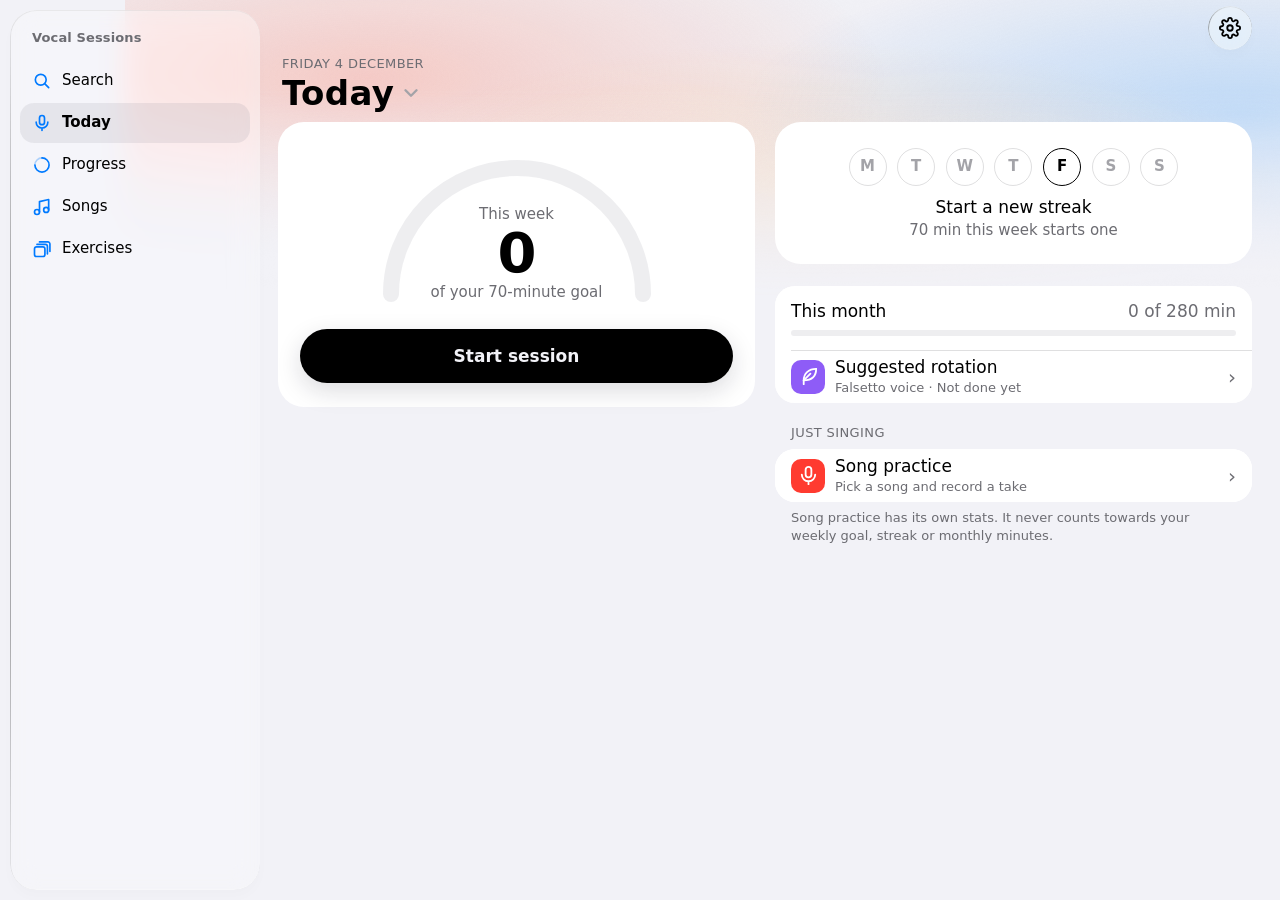
<file: index.html>
<!DOCTYPE html>
<html lang="en">
<head>
<meta charset="UTF-8">
<meta name="viewport" content="width=device-width, initial-scale=1.0, maximum-scale=1.0, user-scalable=no, viewport-fit=cover">
<meta name="color-scheme" content="light dark">
<style>html{background:#f2f2f7}@media (prefers-color-scheme:dark){html{background:#000}}</style>
<meta name="apple-mobile-web-app-capable" content="yes">
<meta name="mobile-web-app-capable" content="yes">
<meta name="apple-mobile-web-app-status-bar-style" content="black-translucent">
<meta name="apple-mobile-web-app-title" content="Vocal">
<meta name="theme-color" content="#f2f2f7" media="(prefers-color-scheme: light)">
<meta name="theme-color" content="#000000" media="(prefers-color-scheme: dark)">
<link rel="apple-touch-icon" href="icon.png?v=3">
<link rel="icon" href="icon.png?v=3">
<!-- iOS launch images: shown by iOS the moment the app opens, before the page loads -->
<link rel="apple-touch-startup-image" href="splash/launch-1320x2868-light.png" media="(device-width: 440px) and (device-height: 956px) and (-webkit-device-pixel-ratio: 3) and (orientation: portrait) and (prefers-color-scheme: light)">
<link rel="apple-touch-startup-image" href="splash/launch-1320x2868-dark.png" media="(device-width: 440px) and (device-height: 956px) and (-webkit-device-pixel-ratio: 3) and (orientation: portrait) and (prefers-color-scheme: dark)">
<link rel="apple-touch-startup-image" href="splash/launch-1260x2736-light.png" media="(device-width: 420px) and (device-height: 912px) and (-webkit-device-pixel-ratio: 3) and (orientation: portrait) and (prefers-color-scheme: light)">
<link rel="apple-touch-startup-image" href="splash/launch-1260x2736-dark.png" media="(device-width: 420px) and (device-height: 912px) and (-webkit-device-pixel-ratio: 3) and (orientation: portrait) and (prefers-color-scheme: dark)">
<link rel="apple-touch-startup-image" href="splash/launch-1206x2622-light.png" media="(device-width: 402px) and (device-height: 874px) and (-webkit-device-pixel-ratio: 3) and (orientation: portrait) and (prefers-color-scheme: light)">
<link rel="apple-touch-startup-image" href="splash/launch-1206x2622-dark.png" media="(device-width: 402px) and (device-height: 874px) and (-webkit-device-pixel-ratio: 3) and (orientation: portrait) and (prefers-color-scheme: dark)">
<link rel="apple-touch-startup-image" href="splash/launch-1290x2796-light.png" media="(device-width: 430px) and (device-height: 932px) and (-webkit-device-pixel-ratio: 3) and (orientation: portrait) and (prefers-color-scheme: light)">
<link rel="apple-touch-startup-image" href="splash/launch-1290x2796-dark.png" media="(device-width: 430px) and (device-height: 932px) and (-webkit-device-pixel-ratio: 3) and (orientation: portrait) and (prefers-color-scheme: dark)">
<link rel="apple-touch-startup-image" href="splash/launch-1179x2556-light.png" media="(device-width: 393px) and (device-height: 852px) and (-webkit-device-pixel-ratio: 3) and (orientation: portrait) and (prefers-color-scheme: light)">
<link rel="apple-touch-startup-image" href="splash/launch-1179x2556-dark.png" media="(device-width: 393px) and (device-height: 852px) and (-webkit-device-pixel-ratio: 3) and (orientation: portrait) and (prefers-color-scheme: dark)">
<link rel="apple-touch-startup-image" href="splash/launch-1284x2778-light.png" media="(device-width: 428px) and (device-height: 926px) and (-webkit-device-pixel-ratio: 3) and (orientation: portrait) and (prefers-color-scheme: light)">
<link rel="apple-touch-startup-image" href="splash/launch-1284x2778-dark.png" media="(device-width: 428px) and (device-height: 926px) and (-webkit-device-pixel-ratio: 3) and (orientation: portrait) and (prefers-color-scheme: dark)">
<link rel="apple-touch-startup-image" href="splash/launch-1170x2532-light.png" media="(device-width: 390px) and (device-height: 844px) and (-webkit-device-pixel-ratio: 3) and (orientation: portrait) and (prefers-color-scheme: light)">
<link rel="apple-touch-startup-image" href="splash/launch-1170x2532-dark.png" media="(device-width: 390px) and (device-height: 844px) and (-webkit-device-pixel-ratio: 3) and (orientation: portrait) and (prefers-color-scheme: dark)">
<link rel="apple-touch-startup-image" href="splash/launch-1242x2688-light.png" media="(device-width: 414px) and (device-height: 896px) and (-webkit-device-pixel-ratio: 3) and (orientation: portrait) and (prefers-color-scheme: light)">
<link rel="apple-touch-startup-image" href="splash/launch-1242x2688-dark.png" media="(device-width: 414px) and (device-height: 896px) and (-webkit-device-pixel-ratio: 3) and (orientation: portrait) and (prefers-color-scheme: dark)">
<link rel="apple-touch-startup-image" href="splash/launch-1125x2436-light.png" media="(device-width: 375px) and (device-height: 812px) and (-webkit-device-pixel-ratio: 3) and (orientation: portrait) and (prefers-color-scheme: light)">
<link rel="apple-touch-startup-image" href="splash/launch-1125x2436-dark.png" media="(device-width: 375px) and (device-height: 812px) and (-webkit-device-pixel-ratio: 3) and (orientation: portrait) and (prefers-color-scheme: dark)">
<link rel="apple-touch-startup-image" href="splash/launch-828x1792-light.png" media="(device-width: 414px) and (device-height: 896px) and (-webkit-device-pixel-ratio: 2) and (orientation: portrait) and (prefers-color-scheme: light)">
<link rel="apple-touch-startup-image" href="splash/launch-828x1792-dark.png" media="(device-width: 414px) and (device-height: 896px) and (-webkit-device-pixel-ratio: 2) and (orientation: portrait) and (prefers-color-scheme: dark)">
<link rel="apple-touch-startup-image" href="splash/launch-750x1334-light.png" media="(device-width: 375px) and (device-height: 667px) and (-webkit-device-pixel-ratio: 2) and (orientation: portrait) and (prefers-color-scheme: light)">
<link rel="apple-touch-startup-image" href="splash/launch-750x1334-dark.png" media="(device-width: 375px) and (device-height: 667px) and (-webkit-device-pixel-ratio: 2) and (orientation: portrait) and (prefers-color-scheme: dark)">
<link rel="apple-touch-startup-image" href="splash/launch-2064x2752-light.png" media="(device-width: 1032px) and (device-height: 1376px) and (-webkit-device-pixel-ratio: 2) and (orientation: portrait) and (prefers-color-scheme: light)">
<link rel="apple-touch-startup-image" href="splash/launch-2064x2752-dark.png" media="(device-width: 1032px) and (device-height: 1376px) and (-webkit-device-pixel-ratio: 2) and (orientation: portrait) and (prefers-color-scheme: dark)">
<link rel="apple-touch-startup-image" href="splash/launch-2752x2064-light.png" media="(device-width: 1032px) and (device-height: 1376px) and (-webkit-device-pixel-ratio: 2) and (orientation: landscape) and (prefers-color-scheme: light)">
<link rel="apple-touch-startup-image" href="splash/launch-2752x2064-dark.png" media="(device-width: 1032px) and (device-height: 1376px) and (-webkit-device-pixel-ratio: 2) and (orientation: landscape) and (prefers-color-scheme: dark)">
<link rel="apple-touch-startup-image" href="splash/launch-2048x2732-light.png" media="(device-width: 1024px) and (device-height: 1366px) and (-webkit-device-pixel-ratio: 2) and (orientation: portrait) and (prefers-color-scheme: light)">
<link rel="apple-touch-startup-image" href="splash/launch-2048x2732-dark.png" media="(device-width: 1024px) and (device-height: 1366px) and (-webkit-device-pixel-ratio: 2) and (orientation: portrait) and (prefers-color-scheme: dark)">
<link rel="apple-touch-startup-image" href="splash/launch-2732x2048-light.png" media="(device-width: 1024px) and (device-height: 1366px) and (-webkit-device-pixel-ratio: 2) and (orientation: landscape) and (prefers-color-scheme: light)">
<link rel="apple-touch-startup-image" href="splash/launch-2732x2048-dark.png" media="(device-width: 1024px) and (device-height: 1366px) and (-webkit-device-pixel-ratio: 2) and (orientation: landscape) and (prefers-color-scheme: dark)">
<link rel="apple-touch-startup-image" href="splash/launch-1668x2420-light.png" media="(device-width: 834px) and (device-height: 1210px) and (-webkit-device-pixel-ratio: 2) and (orientation: portrait) and (prefers-color-scheme: light)">
<link rel="apple-touch-startup-image" href="splash/launch-1668x2420-dark.png" media="(device-width: 834px) and (device-height: 1210px) and (-webkit-device-pixel-ratio: 2) and (orientation: portrait) and (prefers-color-scheme: dark)">
<link rel="apple-touch-startup-image" href="splash/launch-2420x1668-light.png" media="(device-width: 834px) and (device-height: 1210px) and (-webkit-device-pixel-ratio: 2) and (orientation: landscape) and (prefers-color-scheme: light)">
<link rel="apple-touch-startup-image" href="splash/launch-2420x1668-dark.png" media="(device-width: 834px) and (device-height: 1210px) and (-webkit-device-pixel-ratio: 2) and (orientation: landscape) and (prefers-color-scheme: dark)">
<link rel="apple-touch-startup-image" href="splash/launch-1668x2388-light.png" media="(device-width: 834px) and (device-height: 1194px) and (-webkit-device-pixel-ratio: 2) and (orientation: portrait) and (prefers-color-scheme: light)">
<link rel="apple-touch-startup-image" href="splash/launch-1668x2388-dark.png" media="(device-width: 834px) and (device-height: 1194px) and (-webkit-device-pixel-ratio: 2) and (orientation: portrait) and (prefers-color-scheme: dark)">
<link rel="apple-touch-startup-image" href="splash/launch-2388x1668-light.png" media="(device-width: 834px) and (device-height: 1194px) and (-webkit-device-pixel-ratio: 2) and (orientation: landscape) and (prefers-color-scheme: light)">
<link rel="apple-touch-startup-image" href="splash/launch-2388x1668-dark.png" media="(device-width: 834px) and (device-height: 1194px) and (-webkit-device-pixel-ratio: 2) and (orientation: landscape) and (prefers-color-scheme: dark)">
<link rel="apple-touch-startup-image" href="splash/launch-1640x2360-light.png" media="(device-width: 820px) and (device-height: 1180px) and (-webkit-device-pixel-ratio: 2) and (orientation: portrait) and (prefers-color-scheme: light)">
<link rel="apple-touch-startup-image" href="splash/launch-1640x2360-dark.png" media="(device-width: 820px) and (device-height: 1180px) and (-webkit-device-pixel-ratio: 2) and (orientation: portrait) and (prefers-color-scheme: dark)">
<link rel="apple-touch-startup-image" href="splash/launch-2360x1640-light.png" media="(device-width: 820px) and (device-height: 1180px) and (-webkit-device-pixel-ratio: 2) and (orientation: landscape) and (prefers-color-scheme: light)">
<link rel="apple-touch-startup-image" href="splash/launch-2360x1640-dark.png" media="(device-width: 820px) and (device-height: 1180px) and (-webkit-device-pixel-ratio: 2) and (orientation: landscape) and (prefers-color-scheme: dark)">
<link rel="apple-touch-startup-image" href="splash/launch-1620x2160-light.png" media="(device-width: 810px) and (device-height: 1080px) and (-webkit-device-pixel-ratio: 2) and (orientation: portrait) and (prefers-color-scheme: light)">
<link rel="apple-touch-startup-image" href="splash/launch-1620x2160-dark.png" media="(device-width: 810px) and (device-height: 1080px) and (-webkit-device-pixel-ratio: 2) and (orientation: portrait) and (prefers-color-scheme: dark)">
<link rel="apple-touch-startup-image" href="splash/launch-2160x1620-light.png" media="(device-width: 810px) and (device-height: 1080px) and (-webkit-device-pixel-ratio: 2) and (orientation: landscape) and (prefers-color-scheme: light)">
<link rel="apple-touch-startup-image" href="splash/launch-2160x1620-dark.png" media="(device-width: 810px) and (device-height: 1080px) and (-webkit-device-pixel-ratio: 2) and (orientation: landscape) and (prefers-color-scheme: dark)">
<link rel="apple-touch-startup-image" href="splash/launch-1488x2266-light.png" media="(device-width: 744px) and (device-height: 1133px) and (-webkit-device-pixel-ratio: 2) and (orientation: portrait) and (prefers-color-scheme: light)">
<link rel="apple-touch-startup-image" href="splash/launch-1488x2266-dark.png" media="(device-width: 744px) and (device-height: 1133px) and (-webkit-device-pixel-ratio: 2) and (orientation: portrait) and (prefers-color-scheme: dark)">
<link rel="apple-touch-startup-image" href="splash/launch-2266x1488-light.png" media="(device-width: 744px) and (device-height: 1133px) and (-webkit-device-pixel-ratio: 2) and (orientation: landscape) and (prefers-color-scheme: light)">
<link rel="apple-touch-startup-image" href="splash/launch-2266x1488-dark.png" media="(device-width: 744px) and (device-height: 1133px) and (-webkit-device-pixel-ratio: 2) and (orientation: landscape) and (prefers-color-scheme: dark)">
<title>Vocal Sessions</title>
<link rel="stylesheet" href="css/parts-kit.css?v=3.72">
<link rel="stylesheet" href="css/app.css?v=3.72">
<link rel="prefetch" href="js/melodyread.js?v=3.72" as="script">
</head>
<body>
<!-- 3.13 launch screen: the icon's background with its six sound-wave bars drawn on top, so they can pulse (js/launch.js) -->
<div id="splash" aria-hidden="true"><div class="sp-icon"><img src="[data-uri]" alt="" width="112" height="112" decoding="sync"><i style="left:14.21px;top:42.52px;height:29.24px;background:linear-gradient(rgb(251,250,251),rgb(248,247,248))"></i><i style="left:29.08px;top:31.24px;height:51.67px;background:linear-gradient(rgb(252,251,252),rgb(247,245,246))"></i><i style="left:43.96px;top:20.08px;height:73.99px;background:linear-gradient(rgb(253,252,253),rgb(247,245,246))"></i><i style="left:58.83px;top:34.62px;height:44.90px;background:linear-gradient(rgb(252,251,252),rgb(248,246,247))"></i><i style="left:73.71px;top:25.69px;height:62.81px;background:linear-gradient(rgb(253,252,253),rgb(247,245,246))"></i><i style="left:88.58px;top:40.21px;height:33.73px;background:linear-gradient(rgb(251,250,251),rgb(248,246,247))"></i></div></div>
<nav class="side-nav glass" id="side" aria-label="Sections"></nav>
<div id="ptr" aria-hidden="true"><div class="spin" id="spin"></div></div>
<div class="wrap">
  <!-- Q45 the parts kit's top bar (parts 2 and 51): its soft edge first, behind the button slots and the small title -->
  <header class="bar pk-topbar" id="bar">
    <span class="pk-edge" aria-hidden="true"></span>
    <span class="pk-bar-slot pk-left" id="barL"></span>
    <span class="mt pk-topbar-title" id="barT"></span>
    <span class="pk-bar-slot pk-right" id="barR"></span>
  </header>
  <main id="app"></main>
</div>
<div class="dock"><div class="in" id="dock"></div></div>
<div id="layer"><div id="lyc"></div></div>
<input type="file" id="importIn" accept=".json,application/json" hidden>
<input type="file" id="coachIn" accept="video/*" hidden>
<!-- 3.19.1: formats named one by one; iOS greys out audio files in Files for accept="audio/*" -->
<input type="file" id="melodyIn" accept=".pdf,application/pdf" hidden>
<input type="file" id="trackIn" accept=".mp3,.m4a,.wav,.aac,.aif,.aiff,.caf,audio/mpeg,audio/mp4,audio/x-m4a,audio/aac,audio/wav,audio/x-wav,audio/aiff,audio/x-aiff" hidden>

<script>
// The version lives here so pull to refresh can check it, and tools/release.py updates it with the ?v= on each file.
const APP_VERSION='3.72', RELEASE_DATE='11 Nov 2026';
</script>
<script src="js/register.js?v=3.72"></script>
<script src="js/content.js?v=3.72"></script>
<script src="js/config.js?v=3.72"></script>
<script src="js/parts-kit.js?v=3.72"></script>
<script src="js/parts.settings.js?v=3.72"></script>
<script src="js/motion.js?v=3.72"></script>
<script src="js/storage.js?v=3.72"></script>
<script src="js/helpers.js?v=3.72"></script>
<script src="js/screens.js?v=3.72"></script>
<script src="js/songs.js?v=3.72"></script>
<script src="js/marks.js?v=3.72"></script>
<script src="js/changelog.js?v=3.72"></script>
<script src="js/ui.js?v=3.72"></script>
<script src="js/audio.js?v=3.72"></script>
<script src="js/pitchy.js?v=3.72"></script>
<script src="js/pitch.js?v=3.72"></script>
<script src="js/musictheory.js?v=3.72"></script>
<script src="js/tonal.js?v=3.72"></script>
<script src="js/session.js?v=3.72"></script>
<script src="js/onepage.js?v=3.72"></script>
<script src="js/window.js?v=3.72"></script>
<script src="js/coach.js?v=3.72"></script>
<script src="js/clock.js?v=3.72"></script>
<script src="js/track.js?v=3.72"></script>
<script src="js/takes.js?v=3.72"></script>
<script src="js/patterns.js?v=3.72"></script>
<script src="js/key.js?v=3.72"></script>
<script src="js/melody.js?v=3.72"></script>
<script src="js/melodyplay.js?v=3.72"></script>
<script src="js/application.js?v=3.72"></script>
<script src="js/saved.js?v=3.72"></script>
<script src="js/sclock.js?v=3.72"></script>
<script src="js/backup.js?v=3.72"></script>
<script src="js/settings.js?v=3.72"></script>
<script src="js/guide.js?v=3.72"></script>
<script src="js/search.js?v=3.72"></script>
<script src="js/events.js?v=3.72"></script>
<script src="js/gestures.js?v=3.72"></script>
<script src="js/details.js?v=3.72"></script>
<script src="js/zoom.js?v=3.72"></script>
<script src="js/launch.js?v=3.72"></script>
<script src="js/boot.js?v=3.72"></script>

</body>
</html>
</file>
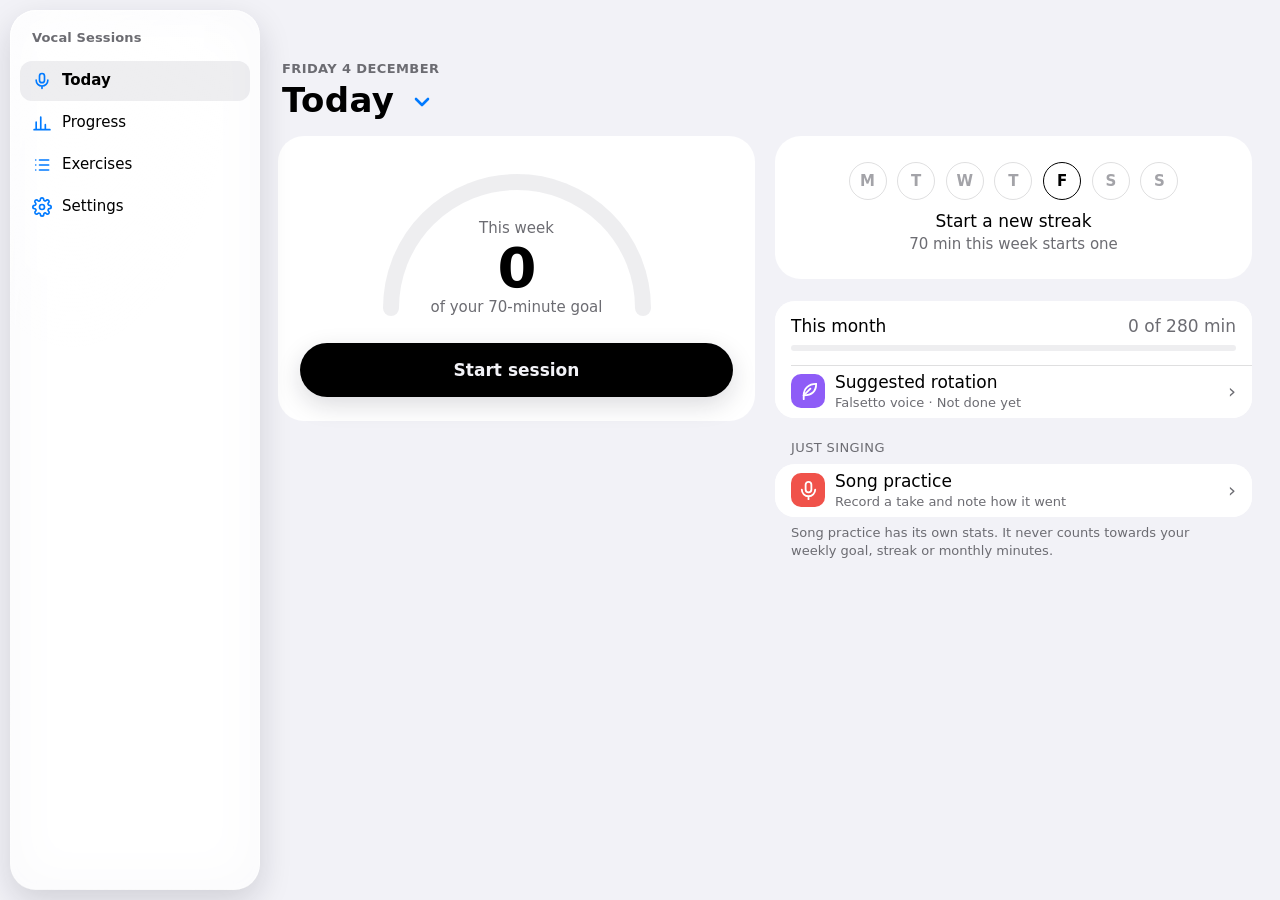
<file: tests/fixtures/app-3.6.html>
<!DOCTYPE html>
<html lang="en">
<head>
<meta charset="UTF-8">
<meta name="viewport" content="width=device-width, initial-scale=1.0, maximum-scale=1.0, user-scalable=no, viewport-fit=cover">
<meta name="color-scheme" content="light dark">
<style>html{background:#f2f2f7}@media (prefers-color-scheme:dark){html{background:#000}}</style>
<meta name="apple-mobile-web-app-capable" content="yes">
<meta name="mobile-web-app-capable" content="yes">
<meta name="apple-mobile-web-app-status-bar-style" content="default">
<meta name="apple-mobile-web-app-title" content="Vocal">
<meta name="theme-color" content="#f2f2f7" media="(prefers-color-scheme: light)">
<meta name="theme-color" content="#000000" media="(prefers-color-scheme: dark)">
<link rel="apple-touch-icon" href="icon.png?v=3">
<link rel="icon" href="icon.png?v=3">
<!-- iOS launch images: shown by iOS the moment the app opens, before the page loads -->
<link rel="apple-touch-startup-image" href="splash/launch-1320x2868-light.png" media="(device-width: 440px) and (device-height: 956px) and (-webkit-device-pixel-ratio: 3) and (orientation: portrait) and (prefers-color-scheme: light)">
<link rel="apple-touch-startup-image" href="splash/launch-1320x2868-dark.png" media="(device-width: 440px) and (device-height: 956px) and (-webkit-device-pixel-ratio: 3) and (orientation: portrait) and (prefers-color-scheme: dark)">
<link rel="apple-touch-startup-image" href="splash/launch-1260x2736-light.png" media="(device-width: 420px) and (device-height: 912px) and (-webkit-device-pixel-ratio: 3) and (orientation: portrait) and (prefers-color-scheme: light)">
<link rel="apple-touch-startup-image" href="splash/launch-1260x2736-dark.png" media="(device-width: 420px) and (device-height: 912px) and (-webkit-device-pixel-ratio: 3) and (orientation: portrait) and (prefers-color-scheme: dark)">
<link rel="apple-touch-startup-image" href="splash/launch-1206x2622-light.png" media="(device-width: 402px) and (device-height: 874px) and (-webkit-device-pixel-ratio: 3) and (orientation: portrait) and (prefers-color-scheme: light)">
<link rel="apple-touch-startup-image" href="splash/launch-1206x2622-dark.png" media="(device-width: 402px) and (device-height: 874px) and (-webkit-device-pixel-ratio: 3) and (orientation: portrait) and (prefers-color-scheme: dark)">
<link rel="apple-touch-startup-image" href="splash/launch-1290x2796-light.png" media="(device-width: 430px) and (device-height: 932px) and (-webkit-device-pixel-ratio: 3) and (orientation: portrait) and (prefers-color-scheme: light)">
<link rel="apple-touch-startup-image" href="splash/launch-1290x2796-dark.png" media="(device-width: 430px) and (device-height: 932px) and (-webkit-device-pixel-ratio: 3) and (orientation: portrait) and (prefers-color-scheme: dark)">
<link rel="apple-touch-startup-image" href="splash/launch-1179x2556-light.png" media="(device-width: 393px) and (device-height: 852px) and (-webkit-device-pixel-ratio: 3) and (orientation: portrait) and (prefers-color-scheme: light)">
<link rel="apple-touch-startup-image" href="splash/launch-1179x2556-dark.png" media="(device-width: 393px) and (device-height: 852px) and (-webkit-device-pixel-ratio: 3) and (orientation: portrait) and (prefers-color-scheme: dark)">
<link rel="apple-touch-startup-image" href="splash/launch-1284x2778-light.png" media="(device-width: 428px) and (device-height: 926px) and (-webkit-device-pixel-ratio: 3) and (orientation: portrait) and (prefers-color-scheme: light)">
<link rel="apple-touch-startup-image" href="splash/launch-1284x2778-dark.png" media="(device-width: 428px) and (device-height: 926px) and (-webkit-device-pixel-ratio: 3) and (orientation: portrait) and (prefers-color-scheme: dark)">
<link rel="apple-touch-startup-image" href="splash/launch-1170x2532-light.png" media="(device-width: 390px) and (device-height: 844px) and (-webkit-device-pixel-ratio: 3) and (orientation: portrait) and (prefers-color-scheme: light)">
<link rel="apple-touch-startup-image" href="splash/launch-1170x2532-dark.png" media="(device-width: 390px) and (device-height: 844px) and (-webkit-device-pixel-ratio: 3) and (orientation: portrait) and (prefers-color-scheme: dark)">
<link rel="apple-touch-startup-image" href="splash/launch-1242x2688-light.png" media="(device-width: 414px) and (device-height: 896px) and (-webkit-device-pixel-ratio: 3) and (orientation: portrait) and (prefers-color-scheme: light)">
<link rel="apple-touch-startup-image" href="splash/launch-1242x2688-dark.png" media="(device-width: 414px) and (device-height: 896px) and (-webkit-device-pixel-ratio: 3) and (orientation: portrait) and (prefers-color-scheme: dark)">
<link rel="apple-touch-startup-image" href="splash/launch-1125x2436-light.png" media="(device-width: 375px) and (device-height: 812px) and (-webkit-device-pixel-ratio: 3) and (orientation: portrait) and (prefers-color-scheme: light)">
<link rel="apple-touch-startup-image" href="splash/launch-1125x2436-dark.png" media="(device-width: 375px) and (device-height: 812px) and (-webkit-device-pixel-ratio: 3) and (orientation: portrait) and (prefers-color-scheme: dark)">
<link rel="apple-touch-startup-image" href="splash/launch-828x1792-light.png" media="(device-width: 414px) and (device-height: 896px) and (-webkit-device-pixel-ratio: 2) and (orientation: portrait) and (prefers-color-scheme: light)">
<link rel="apple-touch-startup-image" href="splash/launch-828x1792-dark.png" media="(device-width: 414px) and (device-height: 896px) and (-webkit-device-pixel-ratio: 2) and (orientation: portrait) and (prefers-color-scheme: dark)">
<link rel="apple-touch-startup-image" href="splash/launch-750x1334-light.png" media="(device-width: 375px) and (device-height: 667px) and (-webkit-device-pixel-ratio: 2) and (orientation: portrait) and (prefers-color-scheme: light)">
<link rel="apple-touch-startup-image" href="splash/launch-750x1334-dark.png" media="(device-width: 375px) and (device-height: 667px) and (-webkit-device-pixel-ratio: 2) and (orientation: portrait) and (prefers-color-scheme: dark)">
<link rel="apple-touch-startup-image" href="splash/launch-2064x2752-light.png" media="(device-width: 1032px) and (device-height: 1376px) and (-webkit-device-pixel-ratio: 2) and (orientation: portrait) and (prefers-color-scheme: light)">
<link rel="apple-touch-startup-image" href="splash/launch-2064x2752-dark.png" media="(device-width: 1032px) and (device-height: 1376px) and (-webkit-device-pixel-ratio: 2) and (orientation: portrait) and (prefers-color-scheme: dark)">
<link rel="apple-touch-startup-image" href="splash/launch-2752x2064-light.png" media="(device-width: 1032px) and (device-height: 1376px) and (-webkit-device-pixel-ratio: 2) and (orientation: landscape) and (prefers-color-scheme: light)">
<link rel="apple-touch-startup-image" href="splash/launch-2752x2064-dark.png" media="(device-width: 1032px) and (device-height: 1376px) and (-webkit-device-pixel-ratio: 2) and (orientation: landscape) and (prefers-color-scheme: dark)">
<link rel="apple-touch-startup-image" href="splash/launch-2048x2732-light.png" media="(device-width: 1024px) and (device-height: 1366px) and (-webkit-device-pixel-ratio: 2) and (orientation: portrait) and (prefers-color-scheme: light)">
<link rel="apple-touch-startup-image" href="splash/launch-2048x2732-dark.png" media="(device-width: 1024px) and (device-height: 1366px) and (-webkit-device-pixel-ratio: 2) and (orientation: portrait) and (prefers-color-scheme: dark)">
<link rel="apple-touch-startup-image" href="splash/launch-2732x2048-light.png" media="(device-width: 1024px) and (device-height: 1366px) and (-webkit-device-pixel-ratio: 2) and (orientation: landscape) and (prefers-color-scheme: light)">
<link rel="apple-touch-startup-image" href="splash/launch-2732x2048-dark.png" media="(device-width: 1024px) and (device-height: 1366px) and (-webkit-device-pixel-ratio: 2) and (orientation: landscape) and (prefers-color-scheme: dark)">
<link rel="apple-touch-startup-image" href="splash/launch-1668x2420-light.png" media="(device-width: 834px) and (device-height: 1210px) and (-webkit-device-pixel-ratio: 2) and (orientation: portrait) and (prefers-color-scheme: light)">
<link rel="apple-touch-startup-image" href="splash/launch-1668x2420-dark.png" media="(device-width: 834px) and (device-height: 1210px) and (-webkit-device-pixel-ratio: 2) and (orientation: portrait) and (prefers-color-scheme: dark)">
<link rel="apple-touch-startup-image" href="splash/launch-2420x1668-light.png" media="(device-width: 834px) and (device-height: 1210px) and (-webkit-device-pixel-ratio: 2) and (orientation: landscape) and (prefers-color-scheme: light)">
<link rel="apple-touch-startup-image" href="splash/launch-2420x1668-dark.png" media="(device-width: 834px) and (device-height: 1210px) and (-webkit-device-pixel-ratio: 2) and (orientation: landscape) and (prefers-color-scheme: dark)">
<link rel="apple-touch-startup-image" href="splash/launch-1668x2388-light.png" media="(device-width: 834px) and (device-height: 1194px) and (-webkit-device-pixel-ratio: 2) and (orientation: portrait) and (prefers-color-scheme: light)">
<link rel="apple-touch-startup-image" href="splash/launch-1668x2388-dark.png" media="(device-width: 834px) and (device-height: 1194px) and (-webkit-device-pixel-ratio: 2) and (orientation: portrait) and (prefers-color-scheme: dark)">
<link rel="apple-touch-startup-image" href="splash/launch-2388x1668-light.png" media="(device-width: 834px) and (device-height: 1194px) and (-webkit-device-pixel-ratio: 2) and (orientation: landscape) and (prefers-color-scheme: light)">
<link rel="apple-touch-startup-image" href="splash/launch-2388x1668-dark.png" media="(device-width: 834px) and (device-height: 1194px) and (-webkit-device-pixel-ratio: 2) and (orientation: landscape) and (prefers-color-scheme: dark)">
<link rel="apple-touch-startup-image" href="splash/launch-1640x2360-light.png" media="(device-width: 820px) and (device-height: 1180px) and (-webkit-device-pixel-ratio: 2) and (orientation: portrait) and (prefers-color-scheme: light)">
<link rel="apple-touch-startup-image" href="splash/launch-1640x2360-dark.png" media="(device-width: 820px) and (device-height: 1180px) and (-webkit-device-pixel-ratio: 2) and (orientation: portrait) and (prefers-color-scheme: dark)">
<link rel="apple-touch-startup-image" href="splash/launch-2360x1640-light.png" media="(device-width: 820px) and (device-height: 1180px) and (-webkit-device-pixel-ratio: 2) and (orientation: landscape) and (prefers-color-scheme: light)">
<link rel="apple-touch-startup-image" href="splash/launch-2360x1640-dark.png" media="(device-width: 820px) and (device-height: 1180px) and (-webkit-device-pixel-ratio: 2) and (orientation: landscape) and (prefers-color-scheme: dark)">
<link rel="apple-touch-startup-image" href="splash/launch-1620x2160-light.png" media="(device-width: 810px) and (device-height: 1080px) and (-webkit-device-pixel-ratio: 2) and (orientation: portrait) and (prefers-color-scheme: light)">
<link rel="apple-touch-startup-image" href="splash/launch-1620x2160-dark.png" media="(device-width: 810px) and (device-height: 1080px) and (-webkit-device-pixel-ratio: 2) and (orientation: portrait) and (prefers-color-scheme: dark)">
<link rel="apple-touch-startup-image" href="splash/launch-2160x1620-light.png" media="(device-width: 810px) and (device-height: 1080px) and (-webkit-device-pixel-ratio: 2) and (orientation: landscape) and (prefers-color-scheme: light)">
<link rel="apple-touch-startup-image" href="splash/launch-2160x1620-dark.png" media="(device-width: 810px) and (device-height: 1080px) and (-webkit-device-pixel-ratio: 2) and (orientation: landscape) and (prefers-color-scheme: dark)">
<link rel="apple-touch-startup-image" href="splash/launch-1488x2266-light.png" media="(device-width: 744px) and (device-height: 1133px) and (-webkit-device-pixel-ratio: 2) and (orientation: portrait) and (prefers-color-scheme: light)">
<link rel="apple-touch-startup-image" href="splash/launch-1488x2266-dark.png" media="(device-width: 744px) and (device-height: 1133px) and (-webkit-device-pixel-ratio: 2) and (orientation: portrait) and (prefers-color-scheme: dark)">
<link rel="apple-touch-startup-image" href="splash/launch-2266x1488-light.png" media="(device-width: 744px) and (device-height: 1133px) and (-webkit-device-pixel-ratio: 2) and (orientation: landscape) and (prefers-color-scheme: light)">
<link rel="apple-touch-startup-image" href="splash/launch-2266x1488-dark.png" media="(device-width: 744px) and (device-height: 1133px) and (-webkit-device-pixel-ratio: 2) and (orientation: landscape) and (prefers-color-scheme: dark)">
<title>Vocal Sessions</title>
<style>
:root{
  --bg:#f2f2f7;--surface:#ffffff;--fg:#000000;--fg2:#6c6c72;--fg3:#a3a3a8;
  --sep:rgba(60,60,67,0.16);--fill:rgba(118,118,128,0.12);
  --accent:#007aff;--on-accent:#ffffff;--danger:#ff3b30;--star:#ff9f0a;--rec:#ff3b30;--good:#34c759;
  --done:#8e8e93;--on-done:#ffffff;
  --glass:rgba(255,255,255,0.44);--glass-strong:rgba(250,250,252,0.86);
  --glass-edge:rgba(0,0,0,0.09);--glass-hi:rgba(255,255,255,0.95);
  --glass-lo:rgba(0,0,0,0.06);--glass-glow:rgba(255,255,255,0.45);--rim1:rgba(255,255,255,0.95);--rim2:rgba(255,255,255,0.55);--spec:rgba(255,255,255,0.55);
  --tint:rgba(0,122,255,0.82);--hl:rgba(0,122,255,0.14);
  --glass-shadow:rgba(20,20,40,0.15);--scrim:rgba(0,0,0,0.22);
  --coral:#f0524a;--warnbg:#fff4e5;--warnfg:#9a5b00;--pause:#ff9f0a;
  --cF:#5856d6;--cR:#1a9bb5;--cA:#e8890c;--grid:rgba(60,60,67,.14);
  --font:-apple-system,BlinkMacSystemFont,"SF Pro Text","Helvetica Neue",system-ui,sans-serif;
  color-scheme:light;
}
@media (prefers-color-scheme:dark){:root{
  --bg:#000000;--surface:#1c1c1e;--fg:#ffffff;--fg2:#98989f;--fg3:#5c5c61;
  --sep:rgba(84,84,88,0.5);--fill:rgba(118,118,128,0.24);
  --accent:#0a84ff;--danger:#ff453a;--star:#ffb340;--rec:#ff453a;--good:#30d158;
  --done:#636366;--on-done:#ffffff;
  --glass:rgba(58,58,64,0.42);--glass-strong:rgba(44,44,48,0.86);
  --glass-edge:rgba(0,0,0,0.6);--glass-hi:rgba(255,255,255,0.2);
  --glass-lo:rgba(0,0,0,0.35);--glass-glow:rgba(255,255,255,0.08);--rim1:rgba(255,255,255,0.42);--rim2:rgba(255,255,255,0.14);--spec:rgba(255,255,255,0.16);
  --tint:rgba(10,132,255,0.78);--hl:rgba(10,132,255,0.24);
  --glass-shadow:rgba(0,0,0,0.55);--scrim:rgba(0,0,0,0.5);color-scheme:dark;
  --coral:#ff6961;--warnbg:#3a2a12;--warnfg:#ffcf86;--pause:#ff9f0a;
  --cF:#7a77ff;--cR:#2f9cc4;--cA:#cc800a;--grid:rgba(255,255,255,.12)}}

*{box-sizing:border-box;-webkit-tap-highlight-color:transparent}
html,body{margin:0;touch-action:manipulation;-webkit-text-size-adjust:100%;overflow-x:clip}
body{background:var(--bg);color:var(--fg);font-family:var(--font);font-size:17px;line-height:1.3;-webkit-font-smoothing:antialiased;
  padding-left:max(16px,env(safe-area-inset-left,0px));padding-right:max(16px,env(safe-area-inset-right,0px));padding-top:env(safe-area-inset-top,0px)}
button,input,textarea{font:inherit;color:inherit}
button{background:none;border:0;padding:0;cursor:pointer;text-align:inherit}
a{color:inherit;text-decoration:none}
button:focus-visible,a:focus-visible,input:focus-visible,textarea:focus-visible{outline:2px solid var(--accent);outline-offset:2px;border-radius:10px}
svg.i{width:22px;height:22px;stroke:currentColor;fill:none;stroke-width:2;stroke-linecap:round;stroke-linejoin:round;flex-shrink:0}
.wrap{max-width:430px;margin:0 auto;position:relative}

.glass{background:var(--glass);-webkit-backdrop-filter:blur(26px) saturate(210%) brightness(1.06);backdrop-filter:blur(26px) saturate(210%) brightness(1.06);
  box-shadow:inset 0 -0.5px 0 var(--glass-lo),inset 0 0 16px var(--glass-glow),0 12px 32px var(--glass-shadow);isolation:isolate}
.glass::before{content:"";position:absolute;inset:0;border-radius:inherit;padding:1px;z-index:-1;pointer-events:none;
  background:linear-gradient(140deg,var(--rim1),transparent 38%,transparent 62%,var(--rim2));
  -webkit-mask:linear-gradient(#000 0 0) content-box,linear-gradient(#000 0 0);-webkit-mask-composite:xor;mask-composite:exclude}
.glass::after{content:"";position:absolute;inset:0;border-radius:inherit;z-index:-1;pointer-events:none;background:radial-gradient(120% 70% at 25% 0%,var(--spec),transparent 55%)}
.glass.tinted{background:var(--tint);color:#fff}
.circ,.pill,.tabbar,.sheet,.cta{position:relative}
@supports not ((backdrop-filter:blur(1px)) or (-webkit-backdrop-filter:blur(1px))){.glass{background:var(--surface)}.glass.tinted{background:var(--accent)}}
.edge{position:fixed;left:0;right:0;top:0;height:calc(96px + env(safe-area-inset-top,0px));z-index:15;pointer-events:none;opacity:0;transition:opacity .25s;
  background:linear-gradient(var(--bg) 40%,transparent);-webkit-mask:linear-gradient(#000 55%,transparent);mask:linear-gradient(#000 55%,transparent)}
body.scrolled .edge{opacity:.9}
.wrap{transition:transform .45s cubic-bezier(.3,1.3,.5,1),border-radius .45s}
body.sheet-open .wrap{transform:scale(.94);border-radius:28px}

.bar{position:sticky;top:env(safe-area-inset-top,0px);z-index:20;height:56px;display:flex;align-items:center;justify-content:space-between;gap:8px;margin:0 -8px;padding:0 8px;border-radius:0 0 22px 22px;transition:background .25s,box-shadow .25s}
.bar:not(.scrolled){background:transparent;box-shadow:none;-webkit-backdrop-filter:none;backdrop-filter:none}
.bar:not(.scrolled)::before,.bar:not(.scrolled)::after{display:none}
.bar .mt{flex:1;min-width:0;text-align:center;font-size:17px;font-weight:600;opacity:0;transition:opacity .2s;white-space:nowrap;overflow:hidden;text-overflow:ellipsis}
.bar.scrolled .mt,.bar.always .mt{opacity:1}
.side{min-width:44px;display:flex;gap:6px;align-items:center}.side.r{justify-content:flex-end}
.circ{width:44px;height:44px;border-radius:50%;display:grid;place-items:center;color:var(--fg);flex-shrink:0}
.pill{font-size:13px;font-weight:600;color:var(--fg2);padding:9px 12px;border-radius:999px;white-space:nowrap}

h1{font-size:34px;font-weight:700;letter-spacing:0.01em;margin:0 4px 6px}
.note{font-size:13px;color:var(--fg2);margin:0 4px 14px;line-height:1.4}
.foot{font-size:13px;color:var(--fg2);margin:7px 16px 0;line-height:1.4}
.foot.warn{color:var(--danger)}
.bkstat{display:flex;gap:12px;align-items:flex-start;border-radius:16px;padding:12px 14px;margin:0 0 4px;font-size:14px;line-height:1.38;color:var(--fg)}
.bkstat b{display:block;font-size:15px;margin-bottom:2px}
.bkstat svg.i{margin-top:1px}
.bkstat.ok{background:color-mix(in srgb,var(--good) 15%,transparent)}.bkstat.ok svg.i{color:var(--good)}
.bkstat.warn{background:var(--warnbg);color:var(--warnfg)}
.bkstat.bad{background:color-mix(in srgb,var(--danger) 14%,transparent)}.bkstat.bad svg.i{color:var(--danger)}
.cmpv{flex:none;width:76px;text-align:right;color:var(--fg2);font-variant-numeric:tabular-nums}
.row.cmph{min-height:34px;font-size:13px}.cmph .cmpv{font-weight:600}
.cmpv.diff{color:var(--fg);font-weight:600}
.steps{margin:0;padding:0;counter-reset:st}
.steps li{list-style:none;counter-increment:st;position:relative;padding:11px 16px 11px 50px;background:var(--surface);font-size:15px;line-height:1.38}
.steps li+li{border-top:.5px solid var(--sep)}
.steps li::before{content:counter(st);position:absolute;left:14px;top:10px;width:24px;height:24px;border-radius:50%;background:var(--accent);color:var(--on-accent);font-size:13px;font-weight:600;display:grid;place-items:center}
.fname{font-size:13px;color:var(--fg2);word-break:break-word}
.hdr{font-size:13px;color:var(--fg2);margin:22px 16px 7px;text-transform:uppercase;letter-spacing:0.03em}
.grp{background:var(--surface);border-radius:20px;overflow:hidden}
.row{display:flex;align-items:center;justify-content:space-between;gap:10px;min-height:50px;padding:6px 16px;position:relative;width:100%;background:var(--surface)}
.grp>*{position:relative}
.grp>*+*::before{content:"";position:absolute;top:0;left:16px;right:0;border-top:0.5px solid var(--sep);z-index:2}
.grp>.sub::before{display:none}
.lbl{flex:1;min-width:0}
.lbl small{display:block;font-size:13px;color:var(--fg2);margin-top:2px}
.mut{color:var(--fg2)}.acc{color:var(--accent)}.dng{color:var(--danger)}
.sub{display:flex;justify-content:space-between;align-items:center;padding:0 16px 12px;gap:10px;background:var(--surface)}
.tag{font-size:13px;color:var(--fg2)}

.seg{position:relative;display:inline-flex;background:var(--fill);border-radius:999px;padding:3px;gap:2px;flex-shrink:0}
.seg button{position:relative;z-index:2;min-width:44px;height:34px;border-radius:999px;font-size:15px;font-weight:500;color:var(--fg2);text-align:center;transition:color .2s}
.seg button.on{color:var(--fg)}
.knob{position:absolute;z-index:1;top:3px;bottom:3px;left:0;width:44px;border-radius:999px;background:var(--surface);opacity:0;
  box-shadow:inset 0 1px 0 var(--rim1),inset 0 -0.5px 0 var(--glass-lo),inset 0 0 10px var(--glass-glow),0 3px 12px var(--glass-shadow);transition:transform .45s cubic-bezier(.3,1.35,.5,1),width .3s,opacity .2s}
.knob.set{opacity:1}
.knob.squish{animation:squish .45s cubic-bezier(.3,1.35,.5,1)}
@keyframes squish{0%{scale:1 1}35%{scale:1.22 .86}70%{scale:.96 1.04}100%{scale:1 1}}
.seg.wide{display:flex;width:100%}.seg.wide button{flex:1}
.chips{display:flex;flex-wrap:wrap;gap:8px}
.chip{height:36px;padding:0 14px;border-radius:999px;background:var(--fill);font-size:15px;color:var(--fg)}
.chip.on{background:var(--accent);color:var(--on-accent)}

.arch{position:relative;max-width:300px;margin:6px auto 0}
.arch svg{display:block;width:100%;height:auto}
.arch .c{position:absolute;left:0;right:0;bottom:6px;text-align:center}
.arch .c small{display:block;font-size:15px;color:var(--fg2)}
.arch .c b{display:block;font-size:56px;font-weight:700;line-height:1.05;font-variant-numeric:tabular-nums;letter-spacing:-0.02em}
.week{display:flex;justify-content:space-between;max-width:330px;margin:20px auto 10px}
.week span{width:38px;height:38px;border-radius:50%;display:grid;place-items:center;font-size:15px;font-weight:600;color:var(--fg3);border:1.5px solid var(--sep)}
.week span.done{background:var(--done);border-color:var(--done);color:var(--on-done)}
.week span.today{border-color:var(--fg);color:var(--fg)}
.week span.today.done{border-color:var(--done)}
.streak{text-align:center;font-size:17px;margin:4px 0 0}
.streak small{display:block;font-size:15px;color:var(--fg2);margin-top:3px}
.track{height:6px;border-radius:3px;background:var(--fill);overflow:hidden;margin-top:8px}
.track i{display:block;height:100%;background:var(--accent);border-radius:3px}
.track i.full{background:var(--good)}

.cta{display:block;height:54px;border-radius:999px;font-size:17px;font-weight:600;color:var(--on-accent);background:var(--accent);text-align:center;width:100%;
  box-shadow:inset 0 1px 0 rgba(255,255,255,0.45),inset 0 0 0 0.5px rgba(0,0,0,0.12),0 8px 24px var(--glass-shadow)}
.cta.ink{background:var(--fg);color:var(--bg);box-shadow:0 8px 24px var(--glass-shadow)}
.cta.red{background:var(--danger)}
.cta,.circ,.row,.chip,.tabbar button,.calbtn,.cal button{transition:transform .5s cubic-bezier(.3,1.7,.45,1)}
.cta:active,.circ:active,.chip:active,.tabbar button:active,.calbtn:active,.cal button:active{transform:scale(0.93);transition-duration:.12s}
.row:active{transform:scale(0.98);transition-duration:.12s}
.ghost{display:block;width:100%;text-align:center;height:48px;color:var(--accent);font-weight:500;margin-top:4px}

main{padding-bottom:calc(130px + env(safe-area-inset-bottom,0px))}
.dock{position:fixed;left:0;right:0;bottom:0;z-index:30;padding:0 max(16px,env(safe-area-inset-right,0px)) calc(12px + env(safe-area-inset-bottom,0px)) max(16px,env(safe-area-inset-left,0px));pointer-events:none}
.dock .in{max-width:430px;margin:0 auto;pointer-events:auto}
.tabbar{display:flex;gap:2px;padding:5px;border-radius:999px;max-width:380px;margin:0 auto}
.tabbar{width:max-content;max-width:100%;transition:padding .45s cubic-bezier(.3,1.3,.5,1)}
.tabbar button{width:80px;max-width:80px;height:54px;border-radius:999px;display:flex;flex-direction:column;align-items:center;justify-content:center;font-size:11px;font-weight:500;color:var(--fg);gap:3px;text-align:center;overflow:hidden;
  transition:transform .5s cubic-bezier(.3,1.7,.45,1),max-width .45s cubic-bezier(.3,1.25,.5,1),opacity .25s,background .2s,height .35s}
.tabbar button.on{color:var(--accent);background:var(--fill)}
.tabbar.min{gap:0}
.tabbar.min button{height:48px}
.tabbar.min button:not(.on){max-width:0;opacity:0;pointer-events:none}
.tabbar.min button.on{width:48px;max-width:48px;font-size:0;gap:0}

.sw{overflow:hidden;background:var(--danger)}
.sw .fg{position:relative;z-index:1;transition:transform .22s ease;background:var(--surface)}
.sw.dragging .fg{transition:none}
.sw .swdel{position:absolute;right:0;top:0;bottom:0;width:88px;color:#fff;font-weight:600;font-size:15px;text-align:center}

.ex-h{display:flex;flex-wrap:wrap;gap:8px;margin:2px 4px 14px}
.tile{width:34px;height:34px;border-radius:10px;display:grid;place-items:center;color:#fff;flex-shrink:0}
.tile svg{width:23px;height:23px;stroke:currentColor;fill:none;stroke-width:1.9;stroke-linecap:round;stroke-linejoin:round}
.tile.big{width:64px;height:64px;border-radius:18px;margin:4px 4px 10px}.tile.big svg{width:40px;height:40px;stroke-width:1.7}
.grp.tiled>*+*::before{left:62px}
.dateline{font-size:13px;font-weight:600;color:var(--fg2);text-transform:uppercase;letter-spacing:.03em;margin:4px 4px 0}
.titlerow{display:flex;align-items:center;gap:4px}
.titlerow h1{margin-bottom:6px}
.calbtn{width:40px;height:40px;border-radius:50%;display:grid;place-items:center;color:var(--accent);margin-bottom:2px}
.calbtn svg{width:24px;height:24px;stroke-width:2.6}
.calhead{display:flex;align-items:center;justify-content:space-between;margin:0 0 10px}
.calhead b{font-size:17px;font-weight:600}
.cal{display:grid;grid-template-columns:repeat(7,1fr);gap:4px 0;text-align:center;background:var(--surface);border-radius:20px;padding:12px 8px}
.cal .h{font-size:12px;font-weight:600;color:var(--fg3);height:22px}
.cal button,.cal .x{width:40px;height:40px;margin:0 auto;border-radius:50%;display:grid;place-items:center;font-size:16px;font-variant-numeric:tabular-nums;color:var(--fg)}
.cal button.p{background:var(--hl);color:var(--accent);font-weight:600}
.cal button.t{box-shadow:inset 0 0 0 1.5px var(--fg)}
.cal button.sel{background:var(--accent);color:#fff}
.cal button:disabled{color:var(--fg3);cursor:default}
.badge{font-size:13px;font-weight:500;padding:5px 10px;border-radius:999px;background:var(--fill);color:var(--fg2)}
.prose{padding:14px 16px;font-size:16px;line-height:1.45}
.prose ul{margin:0;padding-left:18px}.prose li+li{margin-top:10px}
.prose b{font-weight:600}
.chart{padding:12px 12px 8px}
.chart svg{display:block;width:100%;height:auto}

.scrim{position:fixed;inset:0;z-index:40;background:var(--scrim);display:flex;align-items:flex-end;justify-content:center;animation:fade .2s}
.sheet{width:100%;max-width:440px;max-height:88vh;overflow-y:auto;margin:0 8px calc(8px + env(safe-area-inset-bottom,0px));border-radius:34px;padding:10px 16px 16px;background:var(--glass-strong);animation:up .55s cubic-bezier(.28,1.35,.45,1)}
.grab{width:36px;height:5px;border-radius:3px;background:var(--fg3);margin:0 auto 14px}
.sheet h2{font-size:22px;font-weight:700;margin:0 4px 12px}
.sheet .grp,.sheet .row{background:var(--surface)}
.sheet .hdr{margin-top:16px}
.field{width:100%;min-height:48px;border-radius:14px;background:var(--surface);border:0;padding:12px 14px;outline:none}
textarea.field{resize:none;min-height:84px;line-height:1.35}
.err{font-size:13px;color:var(--danger);margin:6px 4px 0}
.toast{position:fixed;left:50%;top:calc(14px + env(safe-area-inset-top,0px));transform:translateX(-50%);z-index:60;border-radius:999px;padding:10px 18px;font-size:15px;font-weight:500;white-space:nowrap;max-width:calc(100vw - 32px);overflow:hidden;text-overflow:ellipsis}
.empty{padding:22px 16px;text-align:center;color:var(--fg2);font-size:15px;line-height:1.4;background:var(--surface)}
.recbtn{justify-content:center;gap:10px;color:var(--fg)}
.dot{width:14px;height:14px;border-radius:50%;background:var(--rec);display:inline-block;transition:border-radius .2s}
.recbtn.on .dot{border-radius:3px}
.recbtn.on{color:var(--rec);font-variant-numeric:tabular-nums}
.ibtn{width:40px;height:44px;display:grid;place-items:center;border-radius:50%;flex-shrink:0}
.ibtn svg{width:20px;height:20px}
.star.on{color:var(--star)}.star.on svg{fill:currentColor}
/* 3.2 */
.tbtn{font:inherit;color:inherit;letter-spacing:inherit}
.dateline{display:inline-block}
.nudge{display:flex;align-items:center;gap:10px;width:100%;background:var(--warnbg);color:var(--warnfg);border-radius:16px;padding:12px 14px;font-size:15px;margin:12px 0 0;text-align:left;transition:transform .5s cubic-bezier(.3,1.7,.45,1)}
.nudge:active{transform:scale(.97);transition-duration:.12s}
.nudge b{font-weight:600}.nudge svg{width:20px;height:20px}
.lbl small.co{color:var(--coral)}.lbl small.acc{color:var(--accent)}
.seg button.sk{padding:0 9px}.seg button.sk.on{color:var(--fg2)}
.nbtn{width:40px;height:40px;border-radius:50%;display:grid;place-items:center;color:var(--fg3);flex-shrink:0}
.nbtn.has{color:var(--accent)}.nbtn svg{width:20px;height:20px}
.notetxt{font-size:13px;color:var(--accent);padding:0 16px 12px 62px;margin-top:-4px;background:var(--surface);line-height:1.35}
.tk{flex:1;min-width:0;text-align:left;padding:4px 0}
.addnote{display:flex;align-items:center;gap:10px;width:100%;margin-top:14px;padding:14px 16px;border-radius:16px;background:var(--surface);color:var(--accent);font-size:16px}
.addnote svg{width:20px;height:20px}
.notebox{margin-top:14px;animation:grow .3s ease}
@keyframes grow{from{opacity:0;transform:translateY(-6px)}}
.chip.add{color:var(--accent);background:transparent;box-shadow:inset 0 0 0 1px var(--sep)}
.shtop{display:flex;justify-content:space-between;align-items:center;margin-bottom:8px}
.shbtn{position:relative;width:44px;height:44px;border-radius:50%;display:grid;place-items:center;color:var(--fg);transition:transform .5s cubic-bezier(.3,1.7,.45,1)}
.shbtn:active{transform:scale(.93);transition-duration:.12s}
.shbtn.ok{background:var(--fg);color:var(--bg)}
.sheet h2.c{text-align:center;margin-bottom:4px}
.field.dt{width:auto;min-height:38px;max-width:170px;padding:6px 12px;background:var(--fill);text-align:right;font-size:16px}
.field.num{width:90px}
.still{animation:none!important}
.cal button{position:relative}
.cal button.s::after{content:"";position:absolute;bottom:3px;left:50%;width:5px;height:5px;margin-left:-2.5px;border-radius:50%;background:var(--coral)}
button.pill{cursor:pointer;font-variant-numeric:tabular-nums}
.pill.paused{color:var(--pause)}
.clockscrim{position:fixed;inset:0;z-index:44;background:rgba(0,0,0,.12);animation:fade .2s;transition:opacity .25s}
.clock{position:fixed;z-index:45;top:calc(6px + env(safe-area-inset-top,0px));right:max(12px,env(safe-area-inset-right,0px));width:min(360px,calc(100vw - 24px));border-radius:34px;padding:16px 18px 18px;
  background:var(--glass-strong);transform-origin:calc(100% - 50px) 28px;animation:clockIn .55s cubic-bezier(.28,1.3,.45,1)}
.clock.out{animation:clockOut .28s cubic-bezier(.4,0,.6,1) forwards}
@keyframes clockIn{from{transform:scale(.32,.14);opacity:.2;border-radius:999px}}
@keyframes clockOut{to{transform:scale(.32,.14);opacity:0;border-radius:999px}}
.clock .ctop{display:flex;justify-content:space-between;font-size:13px;color:var(--fg2);font-weight:600;text-transform:uppercase;letter-spacing:.03em}
.clock .big{font-size:68px;font-weight:300;letter-spacing:-.02em;font-variant-numeric:tabular-nums;line-height:1.05;margin:6px 0 2px;text-align:center}
.clock .big.paused{color:var(--pause)}
.clock .csub{text-align:center;font-size:14px;color:var(--fg2);min-height:18px}
.cbtns{display:flex;justify-content:space-between;margin:16px 4px 14px}
.cbtn{width:76px;height:76px;border-radius:50%;display:grid;place-items:center;font-size:15px;font-weight:500;box-shadow:0 0 0 3px var(--bg),0 0 0 4.5px currentColor;transition:transform .5s cubic-bezier(.3,1.7,.45,1)}
.cbtn:active{transform:scale(.92);transition-duration:.12s}
.cbtn.hide{background:rgba(118,118,128,.24);color:var(--fg)}
.cbtn.pause{background:rgba(255,159,10,.2);color:var(--pause)}
.cbtn.resume{background:rgba(52,199,89,.2);color:var(--good)}
.splits{border-radius:18px;background:var(--surface);overflow:hidden}
.splits div{display:flex;justify-content:space-between;padding:11px 14px;font-size:15px;font-variant-numeric:tabular-nums;position:relative}
.splits div+div::before{content:"";position:absolute;top:0;left:14px;right:0;border-top:.5px solid var(--sep)}
.splits .cur{color:var(--accent);font-weight:600}.splits .todo{color:var(--fg3)}
/* 3.3 pull to refresh */
#ptr{position:fixed;left:0;right:0;top:calc(env(safe-area-inset-top,0px) + 10px);height:44px;display:grid;place-items:center;pointer-events:none;z-index:14}
.spin{position:relative;width:28px;height:28px;opacity:0;transition:opacity .2s}
.spin i{position:absolute;left:12.5px;top:2px;width:3px;height:7.5px;border-radius:2px;background:var(--fg2);transform-origin:1.5px 12px;opacity:0;transition:opacity .08s}
#ptr.go .spin{animation:turn .8s steps(8) infinite}
@keyframes turn{to{transform:rotate(360deg)}}
main.ptr-snap{transition:transform .42s cubic-bezier(.25,.8,.3,1)}

/* 3.3 responsive: .land = iPhone on its side, .reg = iPad / Mac window, .wide = sidebar */
.side-nav{display:none}
.row.sel,.sw .fg>.row.sel{background:var(--hl)}
/* iPhone landscape */
body.land .wrap{max-width:860px}
body.land .tabbar button{flex-direction:row;width:auto;max-width:none;height:40px;padding:0 14px;font-size:13px;gap:6px}
body.land .tabbar button svg{width:20px;height:20px}
body.land .dash{display:grid;grid-template-columns:1fr 1fr;gap:8px 28px;align-items:start}
body.land .d-side .week{margin-top:8px}
body.land .scrim{align-items:flex-end}
body.land .sheet{max-width:560px;max-height:94vh}
body.land.sheet-open .wrap{transform:none;border-radius:0}
/* iPad and Mac */
body.reg .wrap{max-width:1040px}
body.reg main.tabv{padding-bottom:48px}
body.reg main.narrow{max-width:640px;margin:0 auto}
body.reg .bar.tabsmode{background:transparent;box-shadow:none;-webkit-backdrop-filter:none;backdrop-filter:none}
body.reg .bar.tabsmode::before,body.reg .bar.tabsmode::after{display:none}
.bar .mt.tabs{overflow:visible;opacity:1;display:flex;justify-content:center}
.toptabs{position:relative;display:inline-flex;gap:2px;padding:4px;border-radius:999px}
.toptabs button{height:36px;padding:0 16px;border-radius:999px;font-size:15px;font-weight:500;color:var(--fg);transition:background .2s}
.toptabs button.on{background:var(--fill);color:var(--accent);font-weight:600}
body.reg #ptr{top:calc(env(safe-area-inset-top,0px) + 60px)}
body.reg .dash{display:grid;grid-template-columns:minmax(0,1fr) minmax(0,1fr);gap:20px;align-items:start;margin-top:8px}
body.reg .d-hero,body.reg .d-week{background:var(--surface);border-radius:26px;padding:22px 22px 24px}
body.reg .d-hero .arch{margin-top:0}
body.reg .d-week .week{margin-top:4px}
body.reg .d-side .grp:first-of-type{margin-top:20px!important}
.split{display:grid;grid-template-columns:minmax(300px,380px) minmax(0,1fr);gap:28px;align-items:start}
.pane{position:sticky;top:calc(64px + env(safe-area-inset-top,0px));max-height:calc(100vh - 80px - env(safe-area-inset-top,0px));overflow-y:auto;padding:4px 2px 32px;overscroll-behavior:contain}
.pane h1{font-size:28px}
.pane .ph{font-size:24px;font-weight:700;margin:6px 4px 14px}
.sl .seg.wide{margin-top:0!important}
body.reg .scrim{align-items:center}
body.reg .sheet{max-width:540px;margin:24px;max-height:min(86vh,900px);border-radius:28px;animation:pop .42s cubic-bezier(.28,1.25,.45,1)}
body.reg .grab{display:none}
body.reg .sheet h2:first-of-type{margin-top:6px}
body.reg.sheet-open .wrap{transform:none;border-radius:0}
@keyframes pop{from{transform:scale(.93);opacity:0}}
/* sidebar (Mac, iPad landscape) */
body.wide{padding-left:calc(278px + env(safe-area-inset-left,0px));padding-right:max(28px,env(safe-area-inset-right,0px))}
body.wide .wrap{max-width:1080px}
body.wide .dock{left:268px}
body.wide #ptr{left:268px}
body.wide .side-nav{display:flex;flex-direction:column;gap:2px;position:fixed;z-index:25;left:calc(10px + env(safe-area-inset-left,0px));top:calc(10px + env(safe-area-inset-top,0px));bottom:10px;width:250px;padding:16px 10px;border-radius:26px}
.sbt{font-size:13px;font-weight:600;color:var(--fg2);padding:4px 12px 12px;letter-spacing:.01em}
.sbi{display:flex;align-items:center;gap:10px;height:40px;padding:0 12px;border-radius:12px;font-size:15px;font-weight:500;color:var(--fg);width:100%;text-align:left;transition:background .15s}
.sbi svg{width:20px;height:20px;color:var(--accent)}
.sbi.on{background:var(--fill);font-weight:600}
/* pointer devices: hover like macOS */
@media (hover:hover) and (pointer:fine){
  button.row:hover,a.row:hover{background:color-mix(in srgb,var(--surface) 94%,var(--fg))}
  button.row.sel:hover{background:var(--hl)}
  .sbi:not(.on):hover,.toptabs button:not(.on):hover{background:color-mix(in srgb,transparent 92%,var(--fg))}
  .chip:hover{filter:brightness(.96)}
}
/* 3.3.1 sheet header: title with a close button that stays put while the sheet scrolls; drag it down to dismiss */
.shead{position:sticky;top:-10px;z-index:5;margin:-10px -16px 10px;padding:10px 16px 8px;background:var(--glass-strong);-webkit-backdrop-filter:blur(20px) saturate(180%);backdrop-filter:blur(20px) saturate(180%);border-radius:34px 34px 0 0;touch-action:none}
.shead .grab{margin:0 auto 10px}
.shead .shtop{margin-bottom:0}
.shrow{display:flex;align-items:center;gap:12px;min-height:40px}
.shrow h2{flex:1;min-width:0;margin:0 4px!important}
.xbtn{width:36px;height:36px;flex-shrink:0;color:var(--fg)}
.xbtn svg{width:18px;height:18px;stroke-width:2.4}
.shrow .xbtn+.xbtn{margin-left:-4px}
.phrow{display:flex;align-items:center;gap:12px;margin:6px 0 14px}.phrow .ph{flex:1;margin:0 4px}
body.reg .shead{border-radius:28px 28px 0 0}
.sheet.drag{transition:none!important;animation:none!important}
.sheet.back{transition:transform .32s cubic-bezier(.3,1.15,.5,1)!important;animation:none!important}
/* 3.4 launch screen: app icon on the normal background, fades with a slight zoom once ready */
#splash{position:fixed;left:0;right:0;top:0;height:100vh;height:100lvh;z-index:200;background:var(--bg);transition:opacity .35s ease;contain:strict}
#splash img{position:absolute;left:50%;top:50%;margin:-56px 0 0 -56px;width:112px;height:112px;border-radius:26px;box-shadow:0 10px 30px rgba(226,36,64,.28);transition:transform .45s cubic-bezier(.3,.9,.4,1)}
#splash.out{opacity:0;pointer-events:none}
#splash.out img{transform:scale(1.18)}
/* 3.5 Progress */
.mini{display:flex;height:4px;border-radius:2px;overflow:hidden;gap:2px;margin-top:6px;max-width:150px}
.mini i{display:block;height:100%;border-radius:2px}
.mx{background:linear-gradient(90deg,var(--cF),var(--cR),var(--cA))}
.dot{width:9px;height:9px;border-radius:3px;display:inline-block;flex-shrink:0}
.dot.mx{background:linear-gradient(0deg,var(--cF),var(--cR),var(--cA))}
.pcard{background:var(--surface);border-radius:22px;padding:16px 16px 14px;margin-top:12px}
.kick{font-size:13px;font-weight:600;color:var(--fg2);text-transform:uppercase;letter-spacing:.03em}
.bignum{display:flex;align-items:baseline;gap:4px;margin-top:2px;font-variant-numeric:tabular-nums}
.bignum b{font-size:44px;font-weight:700;letter-spacing:-.02em;line-height:1.05}.bignum span{font-size:22px;font-weight:600;color:var(--fg2);margin-right:6px}
.prange{display:flex;align-items:center;gap:6px;color:var(--fg2);font-size:15px;font-weight:600;margin-top:2px;min-height:32px}
.prange .t{flex:1}
.pnav{width:32px;height:32px;border-radius:50%;display:grid;place-items:center;color:var(--accent)}
.pnav:disabled{color:var(--fg3);cursor:default}
.pnav svg{width:18px;height:18px;stroke-width:2.4}
.pchart{position:relative;margin-top:10px;touch-action:pan-y;-webkit-user-select:none;user-select:none}
.pchart svg{display:block;width:100%;height:auto;overflow:visible}
.pchart .gl{stroke:var(--grid);stroke-width:1}.pchart .gl.d{stroke-dasharray:2 3}
.pchart text{font-size:11px;fill:var(--fg2);font-family:var(--font)}
.pchart .bar{transition:opacity .2s}
.pchart.picked .bar{opacity:.3}.pchart.picked .bar.on{opacity:1}
.legend{display:flex;flex-wrap:wrap;gap:6px 14px;margin:10px 2px 0;font-size:13px;color:var(--fg2)}
.legend span{display:inline-flex;align-items:center;gap:6px}
.share{width:64px;height:6px;border-radius:3px;background:var(--fill);overflow:hidden;flex-shrink:0}
.share i{display:block;height:100%;border-radius:3px}
.val{font-variant-numeric:tabular-nums;min-width:62px;text-align:right}
.pct{width:40px;text-align:right;color:var(--fg2);font-variant-numeric:tabular-nums}
.stat3{display:flex;gap:28px;padding:14px 16px 6px}.stat3 div{font-size:13px;color:var(--fg2)}.stat3 b{display:block;font-size:24px;font-weight:700;color:var(--fg);font-variant-numeric:tabular-nums}
.hdr .r{float:right;text-transform:none}
.ptag{display:inline-block;font-size:11px;font-weight:600;color:var(--fg2);background:var(--fill);border-radius:999px;padding:2px 7px;margin-left:6px;vertical-align:1px}
.seg.r6 button{min-width:0;padding:0 4px}
body.reg .pgrid{display:grid;grid-template-columns:minmax(0,1.15fr) minmax(0,1fr);grid-template-rows:auto 1fr;column-gap:28px;align-items:start}
body.reg .p-time{grid-column:1;grid-row:1 / span 2}body.reg .p-rec{grid-column:2;grid-row:1}body.reg .p-song{grid-column:2;grid-row:2}
body.reg .pgrid>div>.hdr:first-child{margin-top:8px}
@keyframes up{from{transform:translateY(40px);opacity:.4}to{transform:none;opacity:1}}
@keyframes fade{from{opacity:0}}
@media (prefers-reduced-motion:reduce){*{animation:none!important;transition:none!important}}
</style>
</head>
<body>
<div id="splash" aria-hidden="true"><img src="[data-uri]" alt="" width="112" height="112" decoding="sync"></div>
<div class="edge" aria-hidden="true"></div>
<nav class="side-nav glass" id="side" aria-label="Sections"></nav>
<div id="ptr" aria-hidden="true"><div class="spin" id="spin"></div></div>
<div class="wrap">
  <header class="bar glass" id="bar">
    <span class="side" id="barL"></span>
    <span class="mt" id="barT"></span>
    <span class="side r" id="barR"></span>
  </header>
  <main id="app"></main>
</div>
<div class="dock"><div class="in" id="dock"></div></div>
<div id="layer"></div>
<input type="file" id="importIn" accept=".json,application/json" hidden>

<script>
/* ===== Config ===== */
const APP_VERSION='3.6', RELEASE_DATE='15 Oct 2026';
const REPO='https://github.com/imperialfox/Vocal-Sessions', APP_URL='https://imperialfox.github.io/Vocal-Sessions/';
const VIDEO='https://youtu.be/rG-o10NggDI';
const TARGET=280, WEEK_TARGET=70;
const UPDATE_DAY='14 Oct'; // counts saved before this date have no dates
const FOUND=[
  {id:'slides',name:'Vocal slides',focus:'agility'},
  {id:'humming',name:'Humming',focus:'cord-closure'},
  {id:'lip',name:'Lip bubbling',focus:'cord-closure'},
  {id:'straw',name:'Singing through a straw',focus:'cord-closure'}];
const ROT=[
  {id:'falsetto',name:'Falsetto voice',focus:'register'},
  {id:'upperlower',name:'Upper to lower voice',focus:'register'},
  {id:'rung',name:'Singing on the rung',focus:'resonance'},
  {id:'hinge',name:'Squeaky hinge',focus:'register'},
  {id:'half',name:'Half squeaky / half normal',focus:'blend'},
  {id:'vertical',name:'Vertical mouth',focus:'resonance'},
  {id:'nasal',name:'Nasal exercise',focus:'resonance'},
  {id:'flex',name:'Vocal flexibility',focus:'agility'}];
const OLD_ROT_IDS=['falsetto','upperlower','rung','hinge','half','vertical','nasal','flex'];
const FOCI=['cord-closure','register','resonance','agility','blend'];
const LONG_MINS=90; // ask "how long did you actually practise?" past this
const HOW_WORDS=['Free','Warm','In control','Clear tone','Good placement','Bit tight','Breath ran short','Strained','Cracked on passaggio','Voice tired'];
const TAKE_WORDS=['Nailed it','Good tone','Better than last time','Flat on the high note','Breathy','Rushed the run','Cracked'];
const EX_WORDS={
  slides:['Smooth glide','Gaps in the middle','Light and easy','Pushed at the top'],
  humming:['Buzz in the mask','Sound fell back','Relaxed lips','Felt forward'],
  lip:['Even trill','Lips kept stopping','Jaw relaxed','Same effort top to bottom'],
  straw:['Steady bubbles','Air kept stopping','Soothing','Easy climb'],
  falsetto:['Light and free','Too breathy','Jaw stayed loose','Wobbly'],
  upperlower:['No bump','Clunk into chest','Smooth way down','Lost volume'],
  rung:['Jaw open','Through the passaggio','Got heavy','Forward ng'],
  hinge:['Found the mix','Thinned out nicely','Squeak kept dropping','Effortless top notes'],
  half:['Good blend','Too squeaky','Too heavy','Felt like real singing'],
  vertical:['Tall vowel','Spread on high notes','Warm tone','Freer throat'],
  nasal:['Low notes clear','Forward placement','Too nasal','Easy into the mix'],
  flex:['Clean runs','Pitch slipped','Ready to speed up','Tripped on the run']};
const EX_WORDS_DEFAULT=['Felt good','Tight today','Clear tone','Needed more warm-up'];
const MAX_TAKE=120, KEEP_TAKES=3;
// length of each exercise in the coach video (seconds, all 3 levels), from its timestamps; used to split sessions filled in at the end
const VID={slides:435,humming:355,lip:380,straw:355,falsetto:315,upperlower:120,rung:520,hinge:437,half:493,vertical:460,nasal:390,flex:420};
const VID_DEFAULT=420, QUICK_STEP=120; // own exercises ≈ 7 min; a step under 2 min means the form was filled in at the end
const FLOW={found:1,rot:1,app:1,song:1};const isFlow=v=>!!FLOW[v];

/* One glyph per exercise; tile colour = focus area */
const FOCUS_COL={'cord-closure':'#007aff',register:'#8e5cf7',resonance:'#16a8a0',agility:'#f2a20c',blend:'#f0524a'};
const GL=p=>'<svg viewBox="0 0 24 24" aria-hidden="true">'+p+'</svg>';
const GLYPH={
  slides:GL('<path d="M3 18c3 0 4.5-12 9-12s6 12 9 12"/><path d="M3 21h18" opacity=".45"/>'),
  humming:GL('<path d="M4.5 14c2.5-1.6 4.8-1.2 7.5 0 2.7-1.2 5-1.6 7.5 0"/><path d="M4.5 14c3 2.6 12 2.6 15 0"/><path d="M9 9V6.5M12 9V5M15 9V6.5"/>'),
  lip:GL('<path d="M2.5 13c2.3-3.2 6.2-3.2 8.5 0-2.3 3.2-6.2 3.2-8.5 0z"/><path d="M2.5 13H11"/><circle cx="15" cy="10" r="2"/><circle cx="19.5" cy="6" r="1.5"/><circle cx="19" cy="14.5" r="2.5"/>'),
  falsetto:GL('<path d="M20 4c-8 0-13 5-13 12v4"/><path d="M20 4c0 8-5 12-13 12"/><path d="M7 16l7-7"/>'),
  upperlower:GL('<path d="M3 5h4v4h4v4h4v4h5"/><path d="M17 14l3 3-3 3"/>'),
  straw:GL('<path d="M5.5 9.5h13L17 21H7z"/><path d="M12 9.5 15 3h4"/><path d="M8 14h8" opacity=".45"/>'),
  rung:GL('<path d="M7 3v18M17 3v18M7 7.5h10M7 12h10M7 16.5h10"/>'),
  hinge:GL('<path d="M5 21V4l8 2.5V21"/><path d="M10.5 13.5v1"/><path d="M16 9.5c1.3 1.4 1.3 3.6 0 5M19 7.5c2.6 2.6 2.6 6.4 0 9"/>'),
  half:GL('<circle cx="12" cy="12" r="8.5"/><path d="M12 3.5a8.5 8.5 0 0 1 0 17z" fill="currentColor" stroke="none"/>'),
  vertical:GL('<ellipse cx="12" cy="12" rx="5" ry="8.5"/><path d="M9.2 16.2c1.8-1.4 3.8-1.4 5.6 0"/>'),
  nasal:GL('<path d="M9.5 3c0 5-.5 7.5-3.5 11 0 2.2 2 3.5 4.5 3.5"/><path d="M14 10c1.6 1.2 1.6 3.8 0 5M17.5 8c3 2.4 3 6.6 0 9"/>'),
  flex:GL('<path d="M2.5 16l3.5-5 3 3.5 3.5-8 3 5.5 3-3.5 3 4"/><circle cx="12" cy="6.5" r="1" fill="currentColor"/>'),
  custom:GL('<path d="M12 3l1.9 5.1L19 10l-5.1 1.9L12 17l-1.9-5.1L5 10l5.1-1.9z"/><path d="M18.5 15.5l.8 2 2 .8-2 .8-.8 2-.8-2-2-.8 2-.8z"/>')
};
const tile=(e,big)=>'<span class="tile'+(big?' big':'')+'" style="background:'+(FOCUS_COL[e.focus]||'#8e8e93')+'">'+(GLYPH[e.id]||GLYPH.custom)+'</span>';

/* Exercise write-ups, from the "Vocal exercises descriptions" doc */
const DESC={
slides:{n:1,what:'Light, quiet glides from low to high and back on <i>hee, hoo, hoe, hah, hay</i>, keeping the buzz on the roof of your mouth. Short slides first, then medium, then your full range, bending forward on the top notes. Levels 2–3 add a bounce on the high notes.',
 why:'It’s the vocal equivalent of stretching before a workout. Sliding through every pitch with no gaps starts blending chest and head voice, and keeping it light teaches the voice to thin out as it rises instead of pushing.',
 song:[['Scoops and glides into notes','R&amp;B singers constantly slide into a note rather than hitting it dead-on. Bruno Mars’s slides up into falsetto on <i>Leave the Door Open</i> are that siren in miniature.'],['Wide-range songs','Do them before any song that runs from a low verse to a high chorus. Singers say slides right before a show make it feel like their range is opening.']]},
humming:{n:2,what:'Humming short melodic patterns with lips only lightly touching, quiet and relaxed, feeling a buzz around your nose and cheekbones (the “mask”).',
 why:'It’s the easiest way to find forward placement: the sound sits up front rather than falling into the back of the throat. That forward buzz keeps notes clear, in tune and easier to reach higher.',
 song:[['The first note','Soft openings like the first verse of John Legend’s <i>All of Me</i> need that placement from note one, or the whole verse sounds muffled.'],['Quiet, close-to-the-mic moments','Intimate R&amp;B verses (Daniel Caesar’s <i>Best Part</i>) are sung softly but still need to cut through. Humming trains “quiet but present”.']]},
lip:{n:3,what:'Blowing through loose lips to make a motorboat <i>brrr</i> while singing patterns through your whole range. If your lips won’t flutter, press your cheeks in and forward with your fingertips.',
 why:'It keeps lips, face and jaw relaxed from bottom to top, and it balances breath: too much air and the neck tenses, too little and the trill stops. The aim is to pass through chest, mix and head voice with no change in effort.',
 song:[['Running a whole song on a trill','Try your hardest song on lip trills first, then sing the words. It keeps your breathing going through the tricky parts.'],['Pre-show nerves','A go-to before going on stage for many singers. It also forces deeper breaths without you noticing.']]},
falsetto:{n:4,what:'Flowing, wave-like patterns in falsetto on <i>hoo</i>, <i>hee</i>, then <i>woh/wah</i>, at whatever volume feels comfortable. Teeth at least half an inch apart so the jaw doesn’t clamp.',
 why:'Falsetto is the light, breathy voice that’s disconnected from chest voice. This makes it comfortable and controllable, so it becomes a colour you choose rather than something you fall into.',
 song:[['Whole songs in falsetto','Curtis Mayfield’s <i>Superfly</i> is sung almost entirely in falsetto. MJ’s <i>Don’t Stop ’Til You Get Enough</i> is the same idea at dance tempo.'],['Soft R&amp;B texture','Daniel Caesar’s <i>Get You</i> lives in a light, airy upper voice. That relaxed falsetto is what this builds.'],['Hooks and ad-libs','Bruno Mars uses falsetto for the sweet, high moments in <i>Leave the Door Open</i> and <i>Versace on the Floor</i>.']]},
upperlower:{n:5,what:'Patterns that start high and descend on <i>woh</i> / <i>woo</i>, <i>we</i>, then <i>wah/way</i>, sung slowly and quietly, in “slow motion”, so you pass from head voice down into chest with no bump. Can also be done on lip trills or through a straw.',
 why:'Most people practise going up; this trains the way down. The goal is no audible change in tone as you cross between registers in either direction.',
 song:[['Coming down from a peak','After a high falsetto ad-lib, R&amp;B singers often slide straight back into the chest-voice melody. A clunk there sounds like two different singers.'],['Songs that sit between voices','Melodies that keep crossing between head and chest sound disjointed until the registers blend.']]},
straw:{n:6,what:'Humming and singing patterns through a straw into water, which adds slight resistance. Start with a wide straw and little water; it should feel soothing, never like work.',
 why:'It’s a semi-occluded (SOVT) exercise: the partial blockage creates back-pressure that lets your vocal folds vibrate with less effort. The bubbles show you instantly if your air stops flowing, which builds steady breath support.',
 song:[['Mapping a hard song safely','Sing the chorus of <i>When I Was Your Man</i> through the straw to learn the climb without straining, then sing it normally.'],['Recovery after a long day','Voice therapists use straw work for rehab. Use it when your voice feels tired from talking at work before you sing anything.']]},
rung:{n:7,what:'Singing patterns on the word <i>rung</i>, jaw dropped open vertically as far as is comfortable, tongue tip resting behind the lower front teeth. Light and moderately quiet, never heavy.',
 why:'The <i>ng</i> keeps the sound forward while the open jaw breaks the habit of a clamped or spread mouth. Kept light, it’s one of the best blenders for the tricky middle (mixed) voice.',
 song:[['Tenor choruses in the passaggio','A lot of Bruno Mars’s choruses sit right in the tenor middle zone, where voices crack or get shouty. <i>Rung</i> trains you to sail through it with an open jaw.'],['Big ballad climbs','OPM power ballads like Side A’s <i>Forevermore</i> climb into a high chorus. The open, relaxed jaw stops the top notes getting pinched.']]},
hinge:{n:8,what:'Gliding on a creaky, squeaky-hinge sound (often on <i>hmmm</i>), imagining the sound in the centre of your head. Aim high even on the low note, and let the sound get thinner and narrower as you go up.',
 why:'One of the best exercises for finding the mixed voice. With good placement and support it feels effortless right up to your top notes, and it can even soothe a hoarse voice.',
 song:[['Songs with a big range','When a song spans low verses to a high chorus, the squeaky door bridges that gap.'],['High mix instead of falsetto','When an R&amp;B chorus needs power up high (think <i>When I Was Your Man</i>), you want a strong mix, not a flip into breathy falsetto. This is where that mix starts.']]},
half:{n:9,what:'Part two of the squeaky door. You keep some of the squeak while blending in your normal singing tone, on <i>wah</i>, then <i>bow</i>, then <i>way/wah</i>, with the jaw dropped open.',
 why:'It’s the bridge from an odd exercise sound to your real singing voice. You keep the easy, forward placement of the squeak but with a tone you’d actually use on stage.',
 song:[['Practising the hard line','Sing whichever chorus line you keep cracking on half squeaky, half normal, then switch to full voice.'],['Keeping a climax easy','When a song builds to its last big chorus, this blend lets you add power without the throat taking over.']]},
vertical:{n:10,what:'Patterns on <i>mum</i>, then <i>lum</i>, then <i>yum</i>, keeping the mouth in a relaxed vertical oval rather than a wide smile.',
 why:'A spread, smiley mouth tightens the neck and makes high notes harder over time. The vertical shape gives a warmer tone and a freer throat; many singers find it brings a new sense of freedom.',
 song:[['Emotional high notes','The peak lines of a heartbreak ballad like <i>When I Was Your Man</i> are where singers grimace and spread. A vertical mouth keeps the tone warm instead of thin.'],['Smiling vs singing','Even on a happy last note, keeping the mouth tall in your mix keeps the tone full. The vertical <i>yum</i> is a favourite warm-up for exactly that.']]},
nasal:{n:11,what:'Deliberately nasal patterns on <i>may</i>, <i>me</i>, then <i>nay-yay</i>. The goal isn’t a nasal tone; it’s to lock in a forward placement.',
 why:'It strengthens low notes, which go muffled and muddy when the sound drops into the back of the throat. It also gives you another smooth route into the mixed middle range.',
 song:[['Low verses that need to carry','<i>Mee</i> and <i>may</i> bring muffled low notes forward, so a soft, low verse (like those in Daniel Caesar’s <i>Best Part</i>) stays clear instead of disappearing.'],['Bright, forward R&amp;B and pop tone','Healthy “twang” comes from this placement. It’s why upbeat Bruno Mars tracks like <i>24K Magic</i> sound bright and cut through a busy mix.']]},
flex:{n:12,what:'Scale patterns built on the pentatonic scale, on <i>woo</i>, <i>woh/wah</i>, then <i>he</i>. Learn them slowly and cleanly, then sing them a cappella, then speed them up.',
 why:'The pentatonic scale is the template most R&amp;B and gospel runs are built on. Drilling it builds agility and pitch accuracy at speed, but only if each tempo is clean before you go faster.',
 song:[['Runs and riffs','The melismas in R&amp;B ballads (Boyz II Men, Luther Vandross) are largely pentatonic shapes strung together.'],['Riffs that mean something','A riff should “say” something even without words. Once the shapes are automatic, you can focus on the feeling rather than the notes.'],['Your ad-libs','The final choruses of songs like <i>Leave the Door Open</i> are where runs go over the backing vocals.']]}
};

/* ===== Storage ===== */
const KEY='vocalTracker', DRAFT='vocalDraft';
function load(){try{return cleanData(JSON.parse(localStorage.getItem(KEY)||'{}'))||{}}catch(e){return {}}}
// keep only well-formed data, so a damaged file or storage can't break the app
function cleanData(d){
  if(!d||typeof d!=='object'||Array.isArray(d))return null;
  const arr=x=>Array.isArray(x)?x:[],obj=x=>x&&typeof x==='object'&&!Array.isArray(x)?x:{};
  const okS=x=>x&&typeof x==='object'&&typeof x.id==='string'&&!isNaN(new Date(x.date))&&+x.mins>0&&isFinite(+x.mins);
  const fixS=x=>Object.assign(x,{mins:Math.round(+x.mins),f:obj(x.f),rot:obj(x.rot),xn:obj(x.xn),rate:obj(x.rate),takes:arr(x.takes),how:arr(x.how).filter(w=>typeof w==='string'),howNote:typeof x.howNote==='string'?x.howNote:''});
  const out=Object.assign({},d,{sessions:arr(d.sessions).filter(okS).map(fixS),songSessions:arr(d.songSessions).filter(okS).map(fixS),
    songs:arr(d.songs).filter(x=>x&&x.id&&typeof x.name==='string'),custom:arr(d.custom).filter(x=>x&&x.id&&typeof x.name==='string'),
    months:obj(d.months),ex:obj(d.ex),words:obj(d.words)});
  for(const k in out.months)if(!(+out.months[k]>=0)||!isFinite(+out.months[k]))delete out.months[k];else out.months[k]=+out.months[k];
  for(const k in out.ex){const e=out.ex[k];if(!e||typeof e!=='object'){delete out.ex[k];continue;}e.n=Math.max(0,Math.round(+e.n)||0);if(e.last&&isNaN(new Date(e.last)))e.last=null;}
  for(const k in out.words)if(!Array.isArray(out.words[k]))delete out.words[k];
  return out;
}
function save(){try{localStorage.setItem(KEY,JSON.stringify(D))}catch(e){toast('Couldn’t save. Storage may be full.')}}
function loadDraft(){try{const o=JSON.parse(localStorage.getItem(DRAFT)||'null');return o&&typeof o==='object'&&+o.start>0?o:null}catch(e){return null}}
function saveDraft(){try{X?localStorage.setItem(DRAFT,JSON.stringify(X)):localStorage.removeItem(DRAFT)}catch(e){}}
let D=load();
function migrate(){
  if(!D.v2){
    D.ex=D.ex||{};
    const custom=(D.customRotations||[]).map((c,i)=>({id:'c'+i+'_'+Date.now().toString(36),name:c.name,focus:c.focus||'custom'}));
    const hist=D.rotationHistory||{};
    Object.keys(hist).forEach(k=>{const i=+k;const id=i<8?OLD_ROT_IDS[i]:(custom[i-8]||{}).id;if(id)D.ex[id]={n:(hist[k]||0),last:null};});
    D.custom=custom;D.v2=true;
  }
  D.ex=D.ex||{};D.custom=D.custom||[];D.songs=D.songs||[];D.sessions=D.sessions||[];D.months=D.months||{};
  D.songSessions=D.songSessions||[];D.words=D.words||{};
}
migrate();save();
let X=loadDraft();
// bring older drafts up to date (3.2 adds Skip, per-exercise notes, how it went, pause and song practice)
function normX(){if(!X)return;X.kind=X.kind||'focused';X.f=X.f||{};X.rot=X.rot||{};X.xn=X.xn||{};X.rate=X.rate||{};X.takes=X.takes||[];
  X.how=X.how||[];X.howNote=X.howNote||'';X.pausedTotal=X.pausedTotal||0;
  if(X.fEnd&&X.fE==null)X.fE=(X.fEnd-X.start)/1000;if(X.rEnd&&X.rE==null)X.rE=(X.rEnd-X.start)/1000;}
normX();

/* ===== Recordings (IndexedDB) ===== */
let dbp=null;
function db(){if(dbp)return dbp;dbp=new Promise((res,rej)=>{if(!window.indexedDB)return rej(new Error('no idb'));const r=indexedDB.open('vocalTakes',2);r.onupgradeneeded=()=>{const d=r.result;if(!d.objectStoreNames.contains('takes'))d.createObjectStore('takes',{keyPath:'id'});if(!d.objectStoreNames.contains('undo'))d.createObjectStore('undo',{keyPath:'id'});};r.onsuccess=()=>{const d=r.result;d.onversionchange=()=>{d.close();dbp=null;};res(d);};r.onerror=()=>{dbp=null;rej(r.error);};});return dbp;}
async function tx(mode,fn,store){store=store||'takes';const d=await db();return new Promise((res,rej)=>{const t=d.transaction(store,mode);const out=fn(t.objectStore(store));t.oncomplete=()=>res(out&&out.result!==undefined?out.result:undefined);t.onerror=()=>rej(t.error);});}
const allTakes=()=>tx('readonly',s=>s.getAll()).then(r=>r||[]).catch(()=>[]);
const putTake=t=>tx('readwrite',s=>s.put(t));
const delTake=id=>tx('readwrite',s=>s.delete(id));
const clearTakes=()=>tx('readwrite',s=>s.clear()).catch(()=>{});
// the copy of your data kept for 30 days after a restore, so it can be undone
const getUndo=()=>tx('readonly',s=>s.get('last'),'undo').then(r=>r||null).catch(()=>null);
const putUndo=o=>tx('readwrite',s=>s.put(o),'undo');
const clearUndo=()=>tx('readwrite',s=>s.clear(),'undo').catch(()=>{});
const UNDO_DAYS=30;let UNDO=null;
async function refreshUndo(){const u=await getUndo();if(u&&!(Date.now()-u.at<UNDO_DAYS*864e5)){await clearUndo();UNDO=null;return;}UNDO=u;}
let TAKES=[];
async function refreshTakes(){TAKES=(await allTakes()).sort((a,b)=>a.created-b.created);}

/* ===== Helpers ===== */
const $=id=>document.getElementById(id);
const esc=s=>String(s==null?'':s).replace(/[&<>"']/g,c=>({'&':'&amp;','<':'&lt;','>':'&gt;','"':'&quot;',"'":'&#39;'}[c]));
const mmss=s=>{s=Math.max(0,Math.round(s));const m=Math.floor(s/60),x=String(s%60).padStart(2,'0');return m+':'+x;};
const hm=m=>{m=Math.round(m);return m>=60?Math.floor(m/60)+'h '+(m%60)+'m':m+'m';};
const monthKey=(d=new Date())=>d.getFullYear()+'-'+String(d.getMonth()+1).padStart(2,'0');
const monthMins=()=>D.months[monthKey()]||0;
const dayLabel=iso=>new Date(iso).toLocaleDateString('en-GB',{weekday:'short',day:'numeric',month:'short'});
const shortDate=d=>new Date(d).toLocaleDateString('en-GB',{day:'numeric',month:'short'});
const fileDate=d=>d.toLocaleDateString('en-GB',{day:'numeric',month:'short',year:'numeric'});
const timeOf=d=>new Date(d).toLocaleTimeString('en-GB',{hour:'2-digit',minute:'2-digit'});
const allRot=()=>ROT.concat(D.custom.map(c=>Object.assign({custom:true},c)));
const exById=id=>FOUND.concat(allRot()).find(e=>e.id===id);
const sessEnd=s=>s.end||s.date;
function startOfDay(d){const x=new Date(d);x.setHours(0,0,0,0);return x;}
function weekStart(d){const x=startOfDay(d);x.setDate(x.getDate()-((x.getDay()+6)%7));return x;}
function relDay(iso){const days=Math.round((startOfDay(new Date())-startOfDay(iso))/864e5);if(days<=0)return 'today';if(days===1)return 'yesterday';if(days<7)return days+' days ago';return shortDate(iso);}
function lastDone(id){const e=D.ex[id];if(e&&e.last)return 'last done '+relDay(e.last);if(e&&e.n)return 'last done before '+UPDATE_DAY;return 'Not done yet';}
// longest since last done: never done first, then practice from before dates were saved (fewest first), then the oldest date
function suggested(){const r=allRot();const score=e=>{const x=D.ex[e.id];if(!x||(!x.n&&!x.last))return -2e13;if(!x.last)return -1e13+(x.n||0);return new Date(x.last).getTime();};
  return r.map((e,i)=>({e,i,s:score(e)})).sort((a,b)=>a.s-b.s||a.i-b.i)[0].e;}
const isSong=()=>!!X&&X.kind==='song';
function elapsedSec(){if(!X)return 0;const now=X.paused?X.pausedAt:Date.now();return Math.max(0,(now-X.start-(X.pausedTotal||0))/1000);}
const finalMins=()=>X&&X.minsOverride?X.minsOverride:Math.max(1,Math.round(elapsedSec()/60));
const clk=s=>{s=Math.max(0,Math.floor(s));const h=Math.floor(s/3600),m=Math.floor(s%3600/60),x=String(s%60).padStart(2,'0');return h?h+':'+String(m).padStart(2,'0')+':'+x:m+':'+x;};
const noteStr=n=>!n?'':typeof n==='string'?n:((n.w||[]).join(', ')+(n.t?((n.w||[]).length?' — ':'')+n.t:''));
const howStr=ss=>(ss.how||[]).join(', ')+(ss.howNote?((ss.how||[]).length?' — ':'')+ss.howNote:'');
const exIds=ss=>FOUND.filter(e=>(ss.f||{})[e.id]).map(e=>e.id).concat(Object.keys(ss.rot||{}).filter(id=>ss.rot[id]));
const wordList=(key,base)=>base.concat((D.words[key]||[]).filter(w=>!base.includes(w)));
const findSess=id=>D.sessions.find(x=>x.id===id)||D.songSessions.find(x=>x.id===id);
const isoDay=d=>d.getFullYear()+'-'+String(d.getMonth()+1).padStart(2,'0')+'-'+String(d.getDate()).padStart(2,'0');
function lastFor(id){let m=null;D.sessions.forEach(s=>{if((s.f&&s.f[id])||(s.rot&&s.rot[id])){const t=sessEnd(s);if(!m||new Date(t)>new Date(m))m=t;}});return m;}
// minutes per step: real timings when you tapped through, otherwise the coach video's lengths (scaled by levels done)
function vidSplit(ss){const tot=+ss.mins||0;let f=0,r=0;
  FOUND.forEach(e=>{const lv=+((ss.f||{})[e.id])||0;f+=VID[e.id]*lv/3;});
  Object.keys(ss.rot||{}).forEach(id=>{const lv=+ss.rot[id]||0;r+=(VID[id]||VID_DEFAULT)*lv/3;});
  f/=60;r/=60;if(f+r>tot&&f+r>0){const k=tot/(f+r);f*=k;r*=k;}return {f,r,a:Math.max(0,tot-f-r),mixed:true};}
function splitOf(ss){const sp=ss.split,tot=+ss.mins||0;
  if(!ss.mixed&&sp&&[sp.f,sp.r,sp.a].every(v=>isFinite(+v)&&+v>=0)){const sum=+sp.f+ +sp.r+ +sp.a;if(sum>0){const k=tot/sum;return {f:sp.f*k,r:sp.r*k,a:sp.a*k,mixed:false};}}
  return vidSplit(ss);}
function songWeek(){const ws=weekStart(new Date());const l=D.songSessions.filter(s=>new Date(s.date)>=ws);return {n:l.length,m:l.reduce((a,s)=>a+s.mins,0)};}
function minsIn(from,to){return D.sessions.filter(s=>{const t=new Date(s.date);return t>=from&&t<to;}).reduce((a,s)=>a+s.mins,0);}
function weekInfo(){
  const ws=weekStart(new Date()),we=new Date(ws);we.setDate(we.getDate()+7);
  const mins=minsIn(ws,we);
  let streak=0;const w=new Date(ws);
  for(let i=0;i<520;i++){const a=new Date(w);a.setDate(a.getDate()-7);if(minsIn(a,w)>=WEEK_TARGET){streak++;w.setDate(w.getDate()-7);}else break;}
  if(mins>=WEEK_TARGET)streak++;
  const days=new Set(D.sessions.map(s=>startOfDay(s.date).getTime()));
  return {ws,mins,streak,days};
}
const ICON={
  mic:'<svg class="i" viewBox="0 0 24 24"><rect x="9" y="3" width="6" height="11" rx="3"/><path d="M5 11a7 7 0 0 0 14 0M12 18v3"/></svg>',
  clock:'<svg class="i" viewBox="0 0 24 24"><circle cx="12" cy="12" r="9"/><path d="M12 7v5l3 2"/></svg>',
  chart:'<svg class="i" viewBox="0 0 24 24"><path d="M5 20V11M10.5 20V5M16 20v-6M21.5 20H2.5"/></svg>',
  list:'<svg class="i" viewBox="0 0 24 24"><path d="M9 6h11M9 12h11M9 18h11M4.5 6h.01M4.5 12h.01M4.5 18h.01"/></svg>',
  gear:'<svg class="i" viewBox="0 0 24 24"><circle cx="12" cy="12" r="3"/><path d="M19.4 15a1.7 1.7 0 0 0 .3 1.8l.1.1a2 2 0 1 1-2.8 2.8l-.1-.1a1.7 1.7 0 0 0-1.8-.3 1.7 1.7 0 0 0-1 1.5V21a2 2 0 1 1-4 0v-.1a1.7 1.7 0 0 0-1.1-1.5 1.7 1.7 0 0 0-1.8.3l-.1.1a2 2 0 1 1-2.8-2.8l.1-.1a1.7 1.7 0 0 0 .3-1.8 1.7 1.7 0 0 0-1.5-1H3a2 2 0 1 1 0-4h.1a1.7 1.7 0 0 0 1.5-1.1 1.7 1.7 0 0 0-.3-1.8l-.1-.1a2 2 0 1 1 2.8-2.8l.1.1a1.7 1.7 0 0 0 1.8.3H9a1.7 1.7 0 0 0 1-1.5V3a2 2 0 1 1 4 0v.1a1.7 1.7 0 0 0 1 1.5 1.7 1.7 0 0 0 1.8-.3l.1-.1a2 2 0 1 1 2.8 2.8l-.1.1a1.7 1.7 0 0 0-.3 1.8V9a1.7 1.7 0 0 0 1.5 1H21a2 2 0 1 1 0 4h-.1a1.7 1.7 0 0 0-1.5 1z"/></svg>',
  back:'<svg class="i" viewBox="0 0 24 24"><path d="M15 5l-7 7 7 7"/></svg>',
  down:'<svg class="i" viewBox="0 0 24 24"><path d="M6 9l6 6 6-6"/></svg>',
  fwd:'<svg class="i" viewBox="0 0 24 24"><path d="M9 5l7 7-7 7"/></svg>',
  gh:'<svg class="i" viewBox="0 0 24 24"><path d="M9 19c-4.3 1.4-4.3-2.5-6-3m12 5v-3.5c0-1 .1-1.4-.5-2 2.8-.3 5.5-1.4 5.5-6a4.6 4.6 0 0 0-1.3-3.2 4.2 4.2 0 0 0-.1-3.2s-1.1-.3-3.5 1.3a12.3 12.3 0 0 0-6.2 0C6.5 2.8 5.4 3.1 5.4 3.1a4.2 4.2 0 0 0-.1 3.2A4.6 4.6 0 0 0 4 9.5c0 4.6 2.7 5.7 5.5 6-.6.6-.6 1.2-.5 2V21"/></svg>',
  play:'<svg class="i" viewBox="0 0 24 24"><path d="M7 5v14l12-7z" fill="currentColor" stroke="none"/></svg>',
  pause:'<svg class="i" viewBox="0 0 24 24"><path d="M8 5v14M16 5v14"/></svg>',
  video:'<svg class="i" viewBox="0 0 24 24"><rect x="2.5" y="5.5" width="19" height="13" rx="4"/><path d="M10 9.5v5l4.5-2.5z" fill="currentColor" stroke="none"/></svg>',
  star:'<svg class="i" viewBox="0 0 24 24"><path d="M12 3l2.7 5.6 6.1.9-4.4 4.3 1 6.1L12 17l-5.4 2.9 1-6.1-4.4-4.3 6.1-.9z"/></svg>',
  share:'<svg class="i" viewBox="0 0 24 24"><path d="M12 15V3M8 7l4-4 4 4M6 11H5v10h14V11h-1"/></svg>',
  trash:'<svg class="i" viewBox="0 0 24 24"><path d="M4 7h16M9 7V4h6v3M6 7l1 13h10l1-13"/></svg>',
  x:'<svg class="i" viewBox="0 0 24 24"><path d="M6 6l12 12M18 6L6 18"/></svg>',
  pen:'<svg class="i" viewBox="0 0 24 24"><path d="M4 20h4L19 9l-4-4L4 16z"/><path d="M13.5 6.5l4 4"/></svg>',
  save:'<svg class="i" viewBox="0 0 24 24"><path d="M12 3v12M8 11l4 4 4-4M5 21h14"/></svg>',
  okc:'<svg class="i" viewBox="0 0 24 24"><circle cx="12" cy="12" r="9.5"/><path d="M7.5 12.5l3 3 6-6.5"/></svg>',
  warn:'<svg class="i" viewBox="0 0 24 24"><path d="M12 3.8L21.3 20H2.7z"/><path d="M12 10v4.5M12 17.4h.01"/></svg>',
  bad:'<svg class="i" viewBox="0 0 24 24"><circle cx="12" cy="12" r="9.5"/><path d="M9 9l6 6M15 9l-6 6"/></svg>',
  check:'<svg class="i" viewBox="0 0 24 24" style="width:20px;height:20px"><path d="M5 12l5 5 9-10"/></svg>',
  plus:'<svg class="i" viewBox="0 0 24 24"><path d="M12 5v14M5 12h14"/></svg>',
  circle:'<svg class="i" viewBox="0 0 24 24" style="width:24px;height:24px"><circle cx="12" cy="12" r="9.5"/></svg>',
  circleOn:'<svg class="i" viewBox="0 0 24 24" style="width:24px;height:24px"><circle cx="12" cy="12" r="10" fill="currentColor" stroke="none"/><path d="M7.5 12.2l3 3 6-6.4" stroke="#fff"/></svg>'
};
const chev='<span class="mut" aria-hidden="true" style="font-size:20px">›</span>';
/* Layout: phone (compact), phone on its side (land), iPad or Mac window (reg), wide enough for a sidebar (wide) */
const MQ={reg:matchMedia('(min-width:700px) and (min-height:501px)'),wide:matchMedia('(min-width:1100px) and (min-height:501px)'),land:matchMedia('(orientation:landscape) and (max-height:500px)')};
const split=()=>MQ.reg.matches;
function layout(){const b=document.body.classList;b.toggle('reg',MQ.reg.matches);b.toggle('wide',MQ.wide.matches);b.toggle('land',MQ.land.matches&&!MQ.reg.matches);}
const TABS=()=>[['today','Today',ICON.mic],['history','Progress',ICON.chart],['exercises','Exercises',ICON.list],['settings','Settings',ICON.gear]];
const seg=(a,key,v)=>'<div class="seg" role="group"><span class="knob" aria-hidden="true"></span>'+[1,2,3].map(n=>'<button data-a="'+a+'" data-k="'+esc(key)+'" data-v="'+n+'" class="'+(v===n?'on':'')+'" aria-pressed="'+(v===n)+'" aria-label="Level '+n+'">'+n+'</button>').join('')+'</div>';
const segF=(a,key,v)=>'<div class="seg" role="group"><span class="knob" aria-hidden="true"></span>'+[0,1,2,3].map(n=>'<button data-a="'+a+'" data-k="'+esc(key)+'" data-v="'+n+'" class="'+(n?'':'sk ')+(v===n?'on':'')+'" aria-pressed="'+(v===n)+'" aria-label="'+(n?'Level '+n:'Skip')+'">'+(n||'Skip')+'</button>').join('')+'</div>';
const songTile='<span class="tile" style="background:var(--coral)">'+GL('<rect x="9" y="3" width="6" height="11" rx="3"/><path d="M5 11a7 7 0 0 0 14 0M12 18v3"/>')+'</span>';
const chipsHTML=(list,sel,key)=>'<div class="chips">'+list.map(w=>'<button class="chip'+(sel.includes(w)?' on':'')+'" data-a="wTog" data-v="'+esc(w)+'" aria-pressed="'+sel.includes(w)+'">'+esc(w)+'</button>').join('')+'<button class="chip add" data-a="addWord" data-k="'+esc(key)+'">+ Your own</button></div>';
function noteBlock(id,val,ph){if(U.noteOpen!==id&&!val)return '<button class="addnote" data-a="openNote" data-k="'+id+'">'+ICON.pen+'<span>Add a note</span></button>';
  return '<div class="notebox"><textarea class="field" id="'+id+'" maxlength="200" placeholder="'+esc(ph)+'" aria-label="Note">'+esc(val||'')+'</textarea></div>';}
// swipe-to-delete row wrapper
const sw=(inner,sheet,k)=>'<div class="sw" data-sw="1"><button class="swdel" data-a="sheet" data-v="'+sheet+'" data-k="'+esc(k)+'" tabindex="-1">Delete</button><div class="fg">'+inner+'</div></div>';

/* ===== UI state ===== */
const freshU=()=>({range:'W',roff:0,pick:null,tab:'today',view:null,exId:null,exTab:'summary',sheet:null,sd:{},histTab:'sessions',clock:false,noteOpen:null,calMonth:null,calDay:null});
let U=freshU();
let E=null, bgSaved=false, lastLayerKey='';
let rec=null, player=null, playingId=null, pendingImport=null, pendingExport=null;

/* ===== Screens ===== */
function backupNudge(){
  if(!D.sessions.length&&!D.songSessions.length)return '';
  const lb=D.lastBackup,age=lb?Math.floor((Date.now()-new Date(lb))/864e5):null;
  if(lb&&age<=14)return '';
  return '<button class="nudge" data-a="exportPrep">'+ICON.save+'<span style="flex:1"><b>'+(lb?'Last backup '+age+' days ago.':'Not backed up yet.')+'</b> Back up now</span>'+ICON.fwd+'</button>';
}
function scrToday(){
  const w=weekInfo(),p=Math.min(100,Math.round(w.mins/WEEK_TARGET*100)),mm=monthMins(),mp=Math.min(100,Math.round(mm/TARGET*100)),s=suggested();
  const today=startOfDay(new Date()).getTime();
  const days=['M','T','W','T','F','S','S'].map((l,i)=>{const d=new Date(w.ws);d.setDate(d.getDate()+i);const t=d.getTime();const cls=(w.days.has(t)?'done ':'')+(t===today?'today':'');return '<span class="'+cls+'" aria-label="'+d.toLocaleDateString('en-GB',{weekday:'long'})+(w.days.has(t)?', practised':'')+'">'+l+'</span>';}).join('');
  const left=Math.max(0,WEEK_TARGET-Math.round(w.mins));
  let st,sub;
  if(w.mins>=WEEK_TARGET){st=w.streak+'-week streak';sub='This week done';}
  else if(w.streak>0){st=w.streak+'-week streak';sub=left+' min to go this week';}
  else{st='Start a new streak';sub=left+' min this week starts one';}
  const dl=new Date().toLocaleDateString('en-GB',{weekday:'long',day:'numeric',month:'long'});
  const sw2=songWeek(),songLive=isSong();
  return '<button class="dateline" data-a="openCal">'+dl+'</button><div class="titlerow"><h1><button class="tbtn" data-a="openCal">Today</button></h1><button class="calbtn" data-a="openCal" aria-label="Open practice calendar">'+ICON.down+'</button></div>'+
  backupNudge()+
  '<div class="dash"><div class="d-hero"><div class="arch"><svg viewBox="0 0 300 165" role="img" aria-label="'+Math.round(w.mins)+' of '+WEEK_TARGET+' minutes this week"><path d="M24 150 A126 126 0 0 1 276 150" fill="none" stroke="var(--fill)" stroke-width="16" stroke-linecap="round"/>'+
  (p>0?'<path d="M24 150 A126 126 0 0 1 276 150" pathLength="100" stroke-dasharray="'+p+' 100" fill="none" stroke="'+(p>=100?'var(--good)':'var(--accent)')+'" stroke-width="16" stroke-linecap="round"/>':'')+
  '</svg><div class="c"><small>This week</small><b>'+Math.round(w.mins)+'</b><small>of your '+WEEK_TARGET+'-minute goal</small></div></div>'+
  '<div style="margin-top:20px">'+(X&&!songLive?'<button class="cta ink" data-a="resume">Resume session</button><button class="ghost" data-a="sheet" data-v="discard">Discard session</button>':'<button class="cta ink" data-a="start">Start session</button>')+'</div></div><div class="d-side"><div class="d-week">'+
  '<div class="week" role="list" aria-label="This week">'+days+'</div>'+
  '<div class="streak">'+st+'<small>'+sub+'</small></div></div>'+
  '<div class="grp" style="margin-top:22px"><div class="row" style="display:block;padding:14px 16px"><div style="display:flex;justify-content:space-between;gap:8px"><span>This month</span><span class="mut">'+Math.round(mm)+' of '+TARGET+' min</span></div><div class="track"><i class="'+(mp>=100?'full':'')+'" style="width:'+mp+'%"></i></div></div>'+
  '<button class="row" data-a="openEx" data-k="'+s.id+'">'+tile(s)+'<span class="lbl">Suggested rotation<small>'+esc(s.name)+' · '+lastDone(s.id)+'</small></span>'+chev+'</button></div>'+
  '<div class="hdr">Just singing</div><div class="grp tiled"><button class="row" data-a="songStart">'+songTile+'<span class="lbl">Song practice<small>'+(songLive?'In progress · tap to carry on':'Record a take and note how it went')+'</small>'+
  (sw2.n&&!songLive?'<small class="co">This week · '+sw2.n+' session'+(sw2.n>1?'s':'')+' · '+hm(sw2.m)+'</small>':'')+'</span>'+chev+'</button></div>'+
  '<p class="foot">Song practice has its own stats. It never counts towards your weekly goal, streak or monthly minutes.</p></div></div>';
}
function histSel(songs){const arr=songs?D.songSessions:D.sessions;let x=U.sel&&arr.find(s=>s.id===U.sel);
  if(!x&&arr.length)x=arr.slice().sort((a,b)=>new Date(b.date)-new Date(a.date))[0];return x||null;}
/* ===== Progress ===== */
const BLK=[['f','Foundation','--cF'],['r','Rotation','--cR'],['a','Application','--cA']];
const RANGES=['D','W','M','6M','Y','All'];
const pday=d=>{const x=new Date(d);x.setHours(0,0,0,0);return x;};
const padd=(d,n,u)=>{const x=new Date(d);if(u==='d')x.setDate(x.getDate()+n);else if(u==='m')x.setMonth(x.getMonth()+n);else x.setFullYear(x.getFullYear()+n);return x;};
const pfmt=(d,o)=>d.toLocaleDateString('en-GB',o);
function hmBig(m){m=Math.round(m);const h=Math.floor(m/60),x=m%60;return h?'<b>'+h+'</b><span>hr</span>'+(x?'<b>'+x+'</b><span>min</span>':''):'<b>'+x+'</b><span>min</span>';}
// the period a range covers and its bars; each step's minutes land in the bar for when it happened
function period(){
  const t=pday(new Date()),R=U.range||'W',off=U.roff||0;let a,b,bk=[],label;
  if(R==='D'){a=padd(t,off,'d');b=padd(a,1,'d');for(let h=0;h<24;h++){const st=new Date(a);st.setHours(h);const e=new Date(st);e.setHours(h+1);bk.push({s:st,e,x:h%6===0?(h===0?'12am':h===12?'12pm':(h%12)+(h<12?'am':'pm')):''});}
    label=off===0?'Today':off===-1?'Yesterday':pfmt(a,{weekday:'long',day:'numeric',month:'long'});}
  else if(R==='W'){a=padd(weekStart(t),off*7,'d');b=padd(a,7,'d');for(let i=0;i<7;i++){const st=padd(a,i,'d');bk.push({s:st,e:padd(st,1,'d'),x:'MTWTFSS'[i]});}
    const e=padd(b,-1,'d');label=pfmt(a,{day:'numeric'})+(a.getMonth()!==e.getMonth()?' '+pfmt(a,{month:'short'}):'')+'–'+pfmt(e,{day:'numeric',month:'short',year:'numeric'});}
  else if(R==='M'){a=new Date(t.getFullYear(),t.getMonth()+off,1);b=padd(a,1,'m');for(let st=new Date(a);st<b;st=padd(st,1,'d')){const d=st.getDate();bk.push({s:new Date(st),e:padd(st,1,'d'),x:[1,8,15,22,29].includes(d)?String(d):''});}
    label=pfmt(a,{month:'long',year:'numeric'});}
  else if(R==='6M'){const end=padd(weekStart(t),7+off*182,'d');a=padd(end,-182,'d');b=end;for(let i=0;i<26;i++){const st=padd(a,i*7,'d'),pv=i?padd(st,-7,'d'):null;bk.push({s:st,e:padd(st,7,'d'),x:(!pv||pv.getMonth()!==st.getMonth())?pfmt(st,{month:'narrow'}):''});}
    const e=padd(b,-1,'d');label=pfmt(a,{month:'short'})+(a.getFullYear()!==e.getFullYear()?' '+a.getFullYear():'')+' – '+pfmt(e,{month:'short',year:'numeric'});}
  else if(R==='Y'){a=new Date(t.getFullYear()+off,0,1);b=padd(a,1,'y');for(let m=0;m<12;m++){const st=new Date(a.getFullYear(),m,1);bk.push({s:st,e:padd(st,1,'m'),x:pfmt(st,{month:'narrow'})});}label=String(a.getFullYear());}
  else{const ds=D.sessions.map(x=>new Date(x.date)).filter(d=>!isNaN(d));const first=ds.length?new Date(Math.min(...ds)):t;a=new Date(first.getFullYear(),first.getMonth(),1);b=new Date(t.getFullYear(),t.getMonth()+1,1);
    for(let st=new Date(a);st<b;st=padd(st,1,'m'))bk.push({s:new Date(st),e:padd(st,1,'m'),x:(+st===+a||st.getMonth()===0)?pfmt(st,{month:'short'})+(st.getMonth()===0?" '"+String(st.getFullYear()).slice(2):''):''});
    label='Since '+pfmt(a,{month:'long',year:'numeric'});}
  bk.forEach(k=>{k.f=k.r=k.a=k.mf=k.mr=k.ma=0;});
  const sess=D.sessions.filter(x=>{const d=new Date(x.date);return d>=a&&d<b;});
  sess.forEach(x=>{const sp=splitOf(x),st=+new Date(x.date);[['f',sp.f,0],['r',sp.r,sp.f],['a',sp.a,sp.f+sp.r]].forEach(([key,m,o])=>{if(!(m>0))return;const at=new Date(st+o*60000);const k=bk.find(k=>at>=k.s&&at<k.e)||bk[bk.length-1];k[(sp.mixed?'m':'')+key]+=m;});});
  bk.forEach(k=>{k.mx=k.mf+k.mr+k.ma;k.t=k.f+k.r+k.a+k.mx;});
  return {a,b,bk,label,sess};
}
function bucketName(k){const R=U.range;if(R==='D')return pfmt(k.s,{hour:'numeric',hour12:true}).replace(' ','')+'–'+pfmt(k.e,{hour:'numeric',hour12:true}).replace(' ','');
  if(R==='W'||R==='M')return pfmt(k.s,{weekday:'short',day:'numeric',month:'short'});if(R==='6M')return 'Week of '+pfmt(k.s,{day:'numeric',month:'short'});return pfmt(k.s,{month:'long',year:'numeric'});}
const unitOf=()=>({D:'hour',W:'day',M:'day','6M':'week',Y:'month',All:'month'})[U.range];
// stacked bars: 2px gaps between steps, rounded tops, axis on the right like Health; blended bar = filled in at the end
function chartSVG(P){
  const W=340,H=170,RA=30,B=22,T=6,n=P.bk.length,max=Math.max(10,...P.bk.map(k=>k.t));
  const step=max<=30?10:max<=60?20:max<=120?30:max<=300?60:max<=600?120:max<=1500?300:max<=3000?600:1200;const top=Math.ceil(max/step)*step;
  const cw=(W-RA)/n,bw=Math.max(2,Math.min(cw*0.62,22)),y=v=>T+(H-T-B)*(1-v/top);
  let g='<defs><linearGradient id="mxg" x1="0" y1="1" x2="0" y2="0"><stop offset="0" stop-color="var(--cF)"/><stop offset=".5" stop-color="var(--cR)"/><stop offset="1" stop-color="var(--cA)"/></linearGradient></defs>';
  for(let v=0;v<=top;v+=step)g+='<line class="gl'+(v?' d':'')+'" x1="0" x2="'+(W-RA)+'" y1="'+y(v)+'" y2="'+y(v)+'"/><text x="'+(W-RA+6)+'" y="'+(y(v)+4)+'">'+(v>=60&&v%60===0?(v/60)+'h':v)+'</text>';
  P.bk.forEach((k,i)=>{const x=i*cw+(cw-bw)/2;let base=H-B;const segs=BLK.filter(([key])=>k[key]>0).map(([key,,c])=>'var('+c+')');if(k.mx>0)segs.push('url(#mxg)');
    const vals=BLK.filter(([key])=>k[key]>0).map(([key])=>k[key]).concat(k.mx>0?[k.mx]:[]);let g2='';
    segs.forEach((col,j)=>{const h=(H-T-B)*vals[j]/top,gap=j?2:0,yy=base-h,hh=Math.max(1,h-gap),r=Math.min(4,bw/2,hh);
      g2+=j===segs.length-1?'<path d="M'+x+','+(yy+hh)+' V'+(yy+r)+' Q'+x+','+yy+' '+(x+r)+','+yy+' H'+(x+bw-r)+' Q'+(x+bw)+','+yy+' '+(x+bw)+','+(yy+r)+' V'+(yy+hh)+' Z" fill="'+col+'"/>':'<rect x="'+x+'" y="'+yy+'" width="'+bw+'" height="'+hh+'" fill="'+col+'"/>';base-=h;});
    g+='<g class="bar'+(U.pick===i?' on':'')+'" role="listitem" aria-label="'+(k.t?hm(k.t):'Nothing')+', '+bucketName(k)+'">'+g2+'<rect data-pick="'+i+'" x="'+(i*cw)+'" y="0" width="'+cw+'" height="'+H+'" fill="transparent" style="cursor:pointer"/></g>';
    if(k.x)g+='<text x="'+(i*cw+cw/2)+'" y="'+(H-6)+'" text-anchor="middle">'+k.x+'</text>';});
  return '<svg viewBox="0 0 '+W+' '+H+'" role="list" aria-label="Practice time by '+unitOf()+'">'+g+'</svg>';
}
function pcardHTML(){
  const P=period(),k=U.pick!=null?P.bk[U.pick]:null,sum=key=>P.bk.reduce((a,x)=>a+x[key],0);
  const src=k?{f:k.f+k.mf,r:k.r+k.mr,a:k.a+k.ma,mx:k.mx}:{f:sum('f')+sum('mf'),r:sum('r')+sum('mr'),a:sum('a')+sum('ma'),mx:sum('mx')},tot=src.f+src.r+src.a;
  const days=new Set(P.sess.map(x=>+pday(x.date))).size;
  const card='<div class="kick">'+(k?'Practised':'Total practice')+'</div><div class="bignum" aria-live="polite">'+hmBig(tot)+'</div>'+
    '<div class="prange">'+(U.range==='All'?'':'<button class="pnav" data-a="pnav" data-v="-1" aria-label="Earlier">'+ICON.back+'</button>')+'<span class="t">'+(k?bucketName(k):P.label)+'</span>'+(U.range==='All'?'':'<button class="pnav" data-a="pnav" data-v="1" aria-label="Later"'+((U.roff||0)>=0?' disabled':'')+'>'+ICON.fwd+'</button>')+'</div>'+
    '<div class="pchart'+(k?' picked':'')+'" id="pchart">'+chartSVG(P)+'</div>'+
    '<div class="legend">'+BLK.map(([,nm,c])=>'<span><i class="dot" style="background:var('+c+')"></i>'+nm+'</span>').join('')+'<span><i class="dot mx"></i>Filled in at the end</span></div>';
  const brk='<div class="hdr">Breakdown<span class="r">'+(k?'':P.sess.length+' session'+(P.sess.length===1?'':'s')+(U.range!=='D'?' · '+days+' day'+(days===1?'':'s'):''))+'</span></div><div class="grp">'+
    BLK.map(([key,nm,c])=>{const v=src[key],p=tot?Math.round(v/tot*100):0;return '<div class="row"><i class="dot" style="background:var('+c+')"></i><span class="lbl">'+nm+'</span><span class="share" aria-hidden="true"><i style="width:'+p+'%;background:var('+c+')"></i></span><span class="pct">'+p+'%</span><span class="val">'+hm(v)+'</span></div>';}).join('')+'</div>'+
    '<p class="foot">Tap or slide across the bars to see each '+unitOf()+'.'+(src.mx>=1?' '+hm(src.mx)+' was filled in at the end, so it’s split using the coach video’s length for each exercise.':'')+'</p>';
  return {card,brk};
}
function sessRow(s){const sp=splitOf(s),rots=Object.keys(s.rot||{}).map(id=>(exById(id)||{name:(s.rotNames||{})[id]||'Exercise'}).name);
  return '<button class="row" data-a="sheet" data-v="session" data-k="'+s.id+'"><span class="lbl">'+dayLabel(s.date)+'<small>'+esc(rots.length?rots.join(', '):'Foundation only')+'</small><span class="mini" aria-hidden="true">'+
    (sp.mixed?'<i class="mx" style="flex:1"></i>':BLK.map(([key,,c])=>sp[key]>0?'<i style="flex:'+sp[key]+';background:var('+c+')"></i>':'').join(''))+'</span></span><span class="mut">'+hm(s.mins)+'</span>'+chev+'</button>';}
function songRow(s,a){const n=(s.takes||[]).length,how=howStr(s);
  return '<button class="row" data-a="'+(a||'sheet')+'" data-v="songSession" data-k="'+s.id+'">'+songTile+'<span class="lbl">'+esc(s.songName||'Song practice')+'<small>'+dayLabel(s.date)+(n?' · '+n+' take'+(n>1?'s':''):'')+(how?' · '+esc(how):'')+'</small></span><span class="mut">'+hm(s.mins)+'</span>'+chev+'</button>';}
function scrHistory(){
  const recent=D.sessions.slice().sort((a,b)=>new Date(b.date)-new Date(a.date)).slice(0,5);
  const songs=D.songSessions.slice().sort((a,b)=>new Date(b.date)-new Date(a.date));
  const sw2=songWeek(),now=new Date(),sm=songs.filter(x=>{const d=new Date(x.date);return d.getMonth()===now.getMonth()&&d.getFullYear()===now.getFullYear();}).length;
  const {card,brk}=pcardHTML();
  const recentB='<div class="hdr">Recent</div><div class="grp">'+(recent.length?recent.map(sessRow).join(''):'<div class="empty">Your finished sessions will appear here.</div>')+
    '<button class="row acc" data-a="openAll" data-v="sessions"><span class="lbl">Show all sessions</span>'+chev+'</button></div>';
  const timeB='<div class="hdr">Practice time</div><div class="seg wide r6" role="tablist" aria-label="Range"><span class="knob" aria-hidden="true"></span>'+RANGES.map(r=>'<button role="tab" data-a="prange" data-v="'+r+'" class="'+(U.range===r?'on':'')+'" aria-selected="'+(U.range===r)+'">'+r+'</button>').join('')+'</div>'+
    '<div class="pcard" id="pcard">'+card+'</div><div id="pbrk">'+brk+'</div>';
  const songB='<div class="hdr">Song practice</div><div class="grp"><div class="stat3"><div><b>'+sw2.n+'</b>This week</div><div><b>'+hm(sw2.m)+'</b>Time</div><div><b>'+sm+'</b>This month</div></div>'+
    songs.slice(0,3).map(x=>songRow(x)).join('')+'<button class="row acc" data-a="openAll" data-v="songs"><span class="lbl">Show all song practice</span>'+chev+'</button></div>'+
    '<p class="foot">Kept apart from your focused practice time. You can also get here from Today, the calendar and each song in Exercises.</p>';
  return '<h1>Progress</h1><div class="pgrid"><div class="p-rec">'+recentB+'</div><div class="p-time">'+timeB+'</div><div class="p-song">'+songB+'</div></div>';
}
function histSel(songs){const arr=songs?D.songSessions:D.sessions;let x=U.sel&&arr.find(s=>s.id===U.sel);
  if(!x&&arr.length)x=arr.slice().sort((a,b)=>new Date(b.date)-new Date(a.date))[0];return x||null;}
// every "Show all" lands here: one list for sessions and song practice
function scrAll(){
  const songs=U.histTab==='songs',sp=split(),sel=sp?histSel(songs):null,sid=sel?sel.id:null;
  const segH='<div class="seg wide" role="tablist" style="margin:2px 0 4px"><span class="knob" aria-hidden="true"></span><button role="tab" data-a="histTab" data-v="sessions" class="'+(songs?'':'on')+'" aria-selected="'+!songs+'">Sessions</button><button role="tab" data-a="histTab" data-v="songs" class="'+(songs?'on':'')+'" aria-selected="'+songs+'">Song practice</button></div>';
  const list=songs?songHistory(sid):sessionHistory(sid);
  if(!sp)return '<h1>All sessions</h1>'+segH+list;
  return '<h1>All sessions</h1><div class="split"><div class="sl">'+segH+list+'</div><div class="pane">'+(sel?(songs?songSessionBody(sel,'pane'):sessionBody(sel,'pane')):'<div class="grp" style="margin-top:6px"><div class="empty">Nothing here yet.</div></div>')+'</div></div>';
}
function sessionHistory(selId){
  const ss=D.sessions.slice().sort((a,b)=>new Date(b.date)-new Date(a.date));
  if(!ss.length)return '<div class="grp" style="margin-top:12px"><div class="empty">Your finished sessions will appear here, with levels, notes and how they went.</div></div>';
  let h='',cur='';
  ss.forEach(s=>{const k=monthKey(new Date(s.date));if(k!==cur){if(cur)h+='</div>';cur=k;const lab=new Date(s.date).toLocaleDateString('en-GB',{month:'long',year:'numeric'});h+='<div class="hdr">'+lab+' · <span style="text-transform:none">'+hm(D.months[k]||0)+'</span></div><div class="grp">';}
    const rots=Object.keys(s.rot||{}).map(id=>(exById(id)||{name:(s.rotNames||{})[id]||'Exercise'}).name);const how=howStr(s);
    h+=sw('<button class="row'+(s.id===selId?' sel':'')+'" data-a="sheet" data-v="session" data-k="'+s.id+'"><span class="lbl">'+dayLabel(s.date)+(splitOf(s).mixed?'<span class="ptag">Filled in at the end</span>':'')+'<small>'+esc(rots.length?rots.join(', '):'Foundation only')+'</small>'+(how?'<small class="acc">'+esc(how)+'</small>':'')+'</span><span class="mut">'+hm(s.mins)+'</span>'+chev+'</button>','delSession',s.id);});
  return h+'</div><p class="foot">Swipe left on a session to delete it. Open one to edit it.</p>';
}
function songHistory(selId){
  const ss=D.songSessions.slice().sort((a,b)=>new Date(b.date)-new Date(a.date));
  if(!ss.length)return '<div class="grp" style="margin-top:12px"><div class="empty">Song practice you save appears here. It’s kept apart from your focused sessions.</div></div>';
  const sums={};ss.forEach(s=>{const k=monthKey(new Date(s.date));sums[k]=(sums[k]||0)+s.mins;});
  let h='',cur='';
  ss.forEach(s=>{const k=monthKey(new Date(s.date));if(k!==cur){if(cur)h+='</div>';cur=k;const lab=new Date(s.date).toLocaleDateString('en-GB',{month:'long',year:'numeric'});h+='<div class="hdr">'+lab+' · <span style="text-transform:none">'+hm(sums[k])+'</span></div><div class="grp">';}
    const n=(s.takes||[]).length,how=howStr(s);
    h+=sw('<button class="row'+(s.id===selId?' sel':'')+'" data-a="sheet" data-v="songSession" data-k="'+s.id+'"><span class="lbl">'+dayLabel(s.date)+'<small>'+esc(s.songName||'Song practice')+(n?' · '+n+' take'+(n>1?'s':''):'')+'</small>'+(how?'<small class="acc">'+esc(how)+'</small>':'')+'</span><span class="mut">'+hm(s.mins)+'</span>'+chev+'</button>','delSongSess',s.id);});
  return h+'</div><p class="foot">Swipe left to delete. Song practice never counts towards your goal or streak.</p>';
}
function scrExercises(){
  const sp=split();if(sp&&!exById(U.exId))U.exId=FOUND[0].id;
  const row=e=>'<button class="row'+(sp&&e.id===U.exId?' sel':'')+'" data-a="openEx" data-k="'+e.id+'">'+tile(e)+'<span class="lbl">'+esc(e.name)+'<small>'+esc(e.focus)+' · '+lastDone(e.id)+'</small></span>'+chev+'</button>';
  const list=
  '<div class="grp" style="margin-top:8px"><a class="row acc" href="'+VIDEO+'" target="_blank" rel="noopener"><span class="lbl">Coach video<small>Opens in YouTube</small></span>'+ICON.video+'</a></div>'+
  '<div class="hdr">Foundation</div><div class="grp tiled">'+FOUND.map(row).join('')+'</div>'+
  '<div class="hdr">Rotation</div><div class="grp tiled">'+ROT.map(row).join('')+'</div>'+
  '<div class="hdr">Your exercises</div><div class="grp tiled">'+D.custom.map(e=>sw(row(e),'delEx',e.id)).join('')+'<button class="row acc" data-a="sheet" data-v="addEx"><span class="lbl">Add exercise</span>'+ICON.plus+'</button></div>'+
  '<div class="hdr">Songs</div><div class="grp">'+D.songs.map(s=>sw('<div class="row"><button class="lbl tk" data-a="openAll" data-v="songs">'+esc(s.name)+'<small>'+(n=>n+' saved take'+(n===1?'':'s'))(TAKES.filter(t=>t.songId===s.id).length)+' · '+(n=>n?n+' song practice'+(n===1?'':'s'):'No song practice yet')(D.songSessions.filter(x=>x.songId===s.id).length)+'</small></button><button class="ibtn dng" data-a="sheet" data-v="delSong" data-k="'+s.id+'" aria-label="Remove '+esc(s.name)+'">'+ICON.trash+'</button></div>','delSong',s.id)).join('')+'<button class="row acc" data-a="sheet" data-v="addSong"><span class="lbl">Add song</span>'+ICON.plus+'</button></div>'+
  (D.custom.length||D.songs.length?'<p class="foot">Swipe left on your own exercises and songs to delete them.</p>':'');
  return '<h1>Exercises</h1>'+(sp?'<div class="split"><div class="sl">'+list+'</div><div class="pane">'+scrEx()+'</div></div>':list);
}
function exHistory(id){return D.sessions.filter(s=>(s.f&&s.f[id])||(s.rot&&s.rot[id])).map(s=>({s,lv:(s.f&&s.f[id])||s.rot[id]}));}
function scrEx(){
  const e=exById(U.exId);if(!e)return '<div class="grp"><div class="empty">This exercise was removed.</div></div>';
  const d=DESC[e.id];const isF=FOUND.some(x=>x.id===e.id);
  let h=tile(e,true)+'<h1>'+esc(e.name)+'</h1><div class="ex-h"><span class="badge">'+(isF?'Foundation':'Rotation')+'</span><span class="badge">'+esc(e.focus)+'</span>'+(d?'<span class="badge">Exercise '+d.n+'</span>':'')+'</div>'+
  '<div class="seg wide" role="tablist" style="margin-bottom:6px"><span class="knob" aria-hidden="true"></span><button role="tab" data-a="exTab" data-v="summary" class="'+(U.exTab==='summary'?'on':'')+'" aria-selected="'+(U.exTab==='summary')+'">Summary</button><button role="tab" data-a="exTab" data-v="history" class="'+(U.exTab==='history'?'on':'')+'" aria-selected="'+(U.exTab==='history')+'">History</button></div>';
  if(U.exTab==='summary'){
    h+='<div class="hdr">Last done</div><div class="grp"><div class="row"><span class="lbl">'+(lastDone(e.id).replace(/^last done /,'').replace(/^Not done yet$/,'Not done yet'))+'</span></div></div>';
    if(d){
      h+='<div class="hdr">What it is</div><div class="grp"><div class="prose">'+d.what+'</div></div>'+
      '<div class="hdr">Why it helps</div><div class="grp"><div class="prose">'+d.why+'</div></div>'+
      '<div class="hdr">In a song</div><div class="grp"><div class="prose"><ul>'+d.song.map(x=>'<li><b>'+x[0]+'.</b> '+x[1]+'</li>').join('')+'</ul></div></div>';
    }else{
      h+='<div class="hdr">What it is</div><div class="grp"><div class="prose'+(e.what?'':' mut')+'">'+(e.what?esc(e.what):'No description yet.')+'</div><button class="row acc" data-a="sheet" data-v="editWhat" data-k="'+e.id+'"><span class="lbl">'+(e.what?'Edit description':'Add a description')+'</span></button></div>';
    }
  }else{
    const hist=exHistory(e.id);
    if(!hist.length){h+='<div class="grp" style="margin-top:14px"><div class="empty">No sessions with this exercise yet.'+((D.ex[e.id]||{}).n?' Practice from before '+UPDATE_DAY+' wasn’t saved session by session, so it can’t be shown here.':'')+'</div></div>';}
    else{
      const pts=hist.slice(-20);const W=320,H=150,L=34,R=12,T=14,B=26;const n=pts.length;
      const xs=i=>n===1?(L+(W-L-R)/2):L+i*(W-L-R)/(n-1);const ys=v=>T+(3-v)*(H-T-B)/2;
      let svg='<svg viewBox="0 0 '+W+' '+H+'" role="img" aria-label="Level over the last '+n+' sessions">';
      [1,2,3].forEach(v=>{svg+='<line x1="'+L+'" x2="'+(W-R)+'" y1="'+ys(v)+'" y2="'+ys(v)+'" stroke="var(--sep)"/><text x="'+(L-10)+'" y="'+(ys(v)+4)+'" text-anchor="end" font-size="12" fill="var(--fg2)">L'+v+'</text>';});
      if(n>1)svg+='<polyline points="'+pts.map((p,i)=>xs(i)+','+ys(p.lv)).join(' ')+'" fill="none" stroke="var(--accent)" stroke-width="2.5" stroke-linejoin="round"/>';
      pts.forEach((p,i)=>{svg+='<circle cx="'+xs(i)+'" cy="'+ys(p.lv)+'" r="'+(i===n-1?5.5:4)+'" fill="var(--accent)"/>';});
      svg+='<text x="'+xs(0)+'" y="'+(H-6)+'" text-anchor="'+(n===1?'middle':'start')+'" font-size="12" fill="var(--fg2)">'+shortDate(pts[0].s.date)+'</text>';
      if(n>1)svg+='<text x="'+xs(n-1)+'" y="'+(H-6)+'" text-anchor="end" font-size="12" fill="var(--fg2)">'+shortDate(pts[n-1].s.date)+'</text>';
      svg+='</svg>';
      const lastLv=pts[n-1].lv;
      h+='<div class="hdr">Level · <span style="text-transform:none">latest L'+lastLv+'</span></div><div class="grp"><div class="chart">'+svg+'</div></div>'+
      '<div class="hdr">Sessions</div><div class="grp">'+hist.slice().reverse().map(p=>'<button class="row" data-a="sheet" data-v="session" data-k="'+p.s.id+'"><span class="lbl">'+dayLabel(p.s.date)+(noteStr((p.s.xn||{})[e.id])?'<small class="acc">'+esc(noteStr(p.s.xn[e.id]))+'</small>':'')+'</span><span class="mut">Level '+p.lv+'</span>'+chev+'</button>').join('')+'</div>';
    }
  }
  return h;
}
function scrSettings(){
  const lb=D.lastBackup;const age=lb?(Date.now()-new Date(lb))/864e5:Infinity;
  const lbText=lb?'Last backed up '+shortDate(lb)+' at '+timeOf(lb):'Never backed up';
  const size=TAKES.reduce((a,t)=>a+t.size,0);
  return '<h1>Settings</h1>'+
  '<div class="hdr">Backup</div><div class="grp">'+
   '<button class="row" data-a="exportPrep"><span class="lbl acc">Export backup</span>'+ICON.share+'</button>'+
   '<button class="row" data-a="importPick"><span class="lbl acc">Import backup</span>'+chev+'</button>'+
   '<button class="row" data-a="checkPick"><span class="lbl acc">Check a backup</span>'+chev+'</button>'+
   (UNDO?'<button class="row" data-a="sheet" data-v="undoRestore"><span class="lbl acc">Undo last restore<small>Restored '+shortDate(UNDO.at)+' at '+timeOf(UNDO.at)+'</small></span>'+chev+'</button>':'')+'</div>'+
  '<p class="foot'+(age>14?' warn':'')+'">'+lbText+(age>14&&lb?'. It’s been over two weeks.':'')+'</p>'+
  '<p class="foot">A backup holds everything: sessions, minutes, exercises, songs and recordings. Keep them in iCloud Drive › Vocal Sessions › Backups, and import one after re-adding the app or switching phones.</p>'+
  '<div class="hdr">Backup files</div><div class="grp">'+
   '<button class="row" data-a="sheet" data-v="bkLog"><span class="lbl">Backup history</span><span class="mut">'+loadLog().length+'</span>'+chev+'</button>'+
   '<button class="row" data-a="sheet" data-v="bkGuide"><span class="lbl">Where backups go</span>'+chev+'</button>'+
   '<button class="row" data-a="saveReadme"><span class="lbl acc">Save a read-me file</span>'+ICON.share+'</button></div>'+
  '<div class="hdr">Recordings</div><div class="grp"><button class="row" data-a="sheet" data-v="storage"><span class="lbl">Recordings</span><span class="mut">'+TAKES.length+' · '+(size/1048576).toFixed(1)+' MB</span>'+chev+'</button></div>'+
  '<div class="hdr">Reset</div><div class="grp">'+
   '<button class="row" data-a="sheet" data-v="resetMonth"><span class="lbl dng">Reset this month’s minutes</span></button>'+
   '<button class="row" data-a="sheet" data-v="resetAll"><span class="lbl dng">Reset all data</span></button></div>'+
  '<div class="hdr">About</div><div class="grp"><a class="row" href="'+REPO+'" target="_blank" rel="noopener"><span class="lbl acc">View on GitHub<small>imperialfox/Vocal-Sessions</small></span>'+ICON.gh+'</a></div>'+
  '<p class="foot" style="text-align:center;margin-top:18px">Vocal Sessions '+APP_VERSION+' · '+RELEASE_DATE+'</p>';
}
// one exercise with its level picker and notes pencil (used in Foundation, Rotation and Edit)
function exBlock(e,a,v,skip,T,src){const n=noteStr((T.xn||{})[e.id]);
  return '<div><div class="row">'+tile(e)+'<span class="lbl">'+esc(e.name)+'</span><button class="nbtn'+(n?' has':'')+'" data-a="exNote" data-k="'+e.id+'" data-src="'+(src||'')+'" aria-label="Notes for '+esc(e.name)+'">'+ICON.pen+'</button></div>'+
  '<div class="sub" style="justify-content:flex-end">'+(skip?segF(a,e.id,v):seg(a,e.id,v))+'</div>'+(n?'<div class="notetxt">'+esc(n)+'</div>':'')+'</div>';}
function scrFound(){
  return '<h1>Foundation</h1><p class="note">Set how many levels you got through, or Skip. Tap the pencil for quick notes.</p><div class="grp tiled">'+
  FOUND.map(e=>exBlock(e,'flv',X.f[e.id],true,X)).join('')+'</div>'+
  '<p class="foot">Tap the time at the top to see the full clock or pause it. With YouTube Premium, the coach video keeps playing in picture-in-picture while you use this app.</p>';
}
function rotRow(e,sug){const on=e.id in X.rot,n=noteStr(X.xn[e.id]);
  return '<button class="row" data-a="tog" data-k="'+e.id+'" aria-pressed="'+on+'">'+tile(e)+'<span class="lbl">'+esc(e.name)+'<small>'+(sug?'Longest since last done · ':'')+lastDone(e.id)+'</small></span><span class="'+(on?'acc':'mut')+'" aria-hidden="true">'+(on?ICON.circleOn:ICON.circle)+'</span></button>'+
  (on?'<div class="sub" style="padding-left:62px"><span class="tag" style="flex:1">'+esc(e.focus)+'</span><button class="nbtn'+(n?' has':'')+'" data-a="exNote" data-k="'+e.id+'" aria-label="Notes for '+esc(e.name)+'">'+ICON.pen+'</button>'+seg('rlv',e.id,X.rot[e.id])+'</div>'+(n?'<div class="notetxt">'+esc(n)+'</div>':''):'');}
function scrRot(){const s=suggested();const rest=allRot().filter(e=>e.id!==s.id);
  return '<h1>Rotation</h1><p class="note">Pick as many as you like. Each one gets its own level.</p><div class="hdr">Suggested</div><div class="grp tiled">'+rotRow(s,true)+'</div>'+
  '<div class="hdr">More exercises</div><div class="grp tiled">'+rest.map(e=>rotRow(e)).join('')+'<button class="row acc" data-a="sheet" data-v="addEx"><span class="lbl">Add exercise</span>'+ICON.plus+'</button></div>';}
function songPicker(){const sid=X.song;
  return '<div class="hdr">Song</div><div class="grp">'+D.songs.map(s=>'<button class="row" data-a="song" data-k="'+s.id+'"><span class="lbl">'+esc(s.name)+'</span>'+(sid===s.id?'<span class="acc">'+ICON.check+'</span>':'')+'</button>').join('')+
  '<button class="row acc" data-a="sheet" data-v="addSong"><span class="lbl">Add song</span>'+ICON.plus+'</button></div>';}
function takeRows(sid){const tk=TAKES.filter(t=>t.songId===sid);
  return '<div class="hdr">Takes</div><div class="grp"><button class="row recbtn'+(rec?' on':'')+'" data-a="rec"><span class="dot" aria-hidden="true"></span><span id="recLbl">'+(rec?'Stop · '+mmss(rec.t)+' of '+mmss(MAX_TAKE):'Record a take')+'</span></button>'+
  tk.map(t=>{const n=noteStr(t.note);return sw('<div class="row"><button class="ibtn acc" data-a="playTake" data-k="'+t.id+'" aria-label="Play take">'+(playingId===t.id?ICON.pause:ICON.play)+'</button><button class="lbl tk" data-a="takeNote" data-k="'+t.id+'" aria-label="Notes for this take">'+shortDate(t.created)+' · '+mmss(t.len)+'<small class="'+(n?'acc':'')+'">'+(n?esc(n):'Add a note')+'</small></button><button class="ibtn star'+(t.star?' on':'')+'" data-a="star" data-k="'+t.id+'" aria-label="'+(t.star?'Unstar':'Star')+' take" style="'+(t.star?'':'color:var(--fg3)')+'">'+ICON.star+'</button><button class="ibtn acc" data-a="shareTake" data-k="'+t.id+'" aria-label="Save or share take">'+ICON.share+'</button><button class="ibtn dng" data-a="sheet" data-v="delTake" data-k="'+t.id+'" aria-label="Delete take">'+ICON.trash+'</button></div>','delTake',t.id);}).join('')+
  '</div><p class="foot">Tap a take to add notes. Keeps the last '+KEEP_TAKES+' takes per song, plus any you star. If you leave the app while recording, the take stops and is saved.</p>';}
function scrApp(){
  let h='<h1>Application</h1><p class="note">Sing a real song or section and record a take to listen back.</p>'+songPicker();
  if(X.song)h+=takeRows(X.song);
  h+='<div class="hdr">Rate the song</div><div class="grp">'+['Pitch','Tone','Ease'].map(k=>'<div class="row"><span class="lbl">'+k+'</span>'+seg('rate',k,X.rate[k])+'</div>').join('')+'</div>';
  return h;
}
function scrSong(){
  let h='<h1>Song practice</h1><p class="note">Just singing. Record takes and note how they went. This never counts towards your focused goal or streak.</p>'+songPicker();
  if(X.song)h+=takeRows(X.song);
  return h+'<button class="ghost" data-a="sheet" data-v="discard" style="color:var(--danger);margin-top:14px">Discard song practice</button>';
}

/* ===== Chrome ===== */
const VIEWS={found:['Foundation','1 of 3',null],rot:['Rotation','2 of 3','found'],app:['Application','3 of 3','rot'],song:['Song practice','',null]};
function pillText(){const st=VIEWS[U.view]&&VIEWS[U.view][1];return (X&&X.paused?'❚❚ ':'')+(st?st+' · ':'')+clk(elapsedSec());}
function renderBar(){
  const bar=$('bar');bar.classList.remove('tabsmode');$('barT').classList.remove('tabs');
  if(U.view==='all'){$('barL').innerHTML='<button class="circ glass" data-a="allBack" aria-label="Back">'+ICON.back+'</button>';$('barR').innerHTML='';
    if(MQ.reg.matches&&!MQ.wide.matches){bar.classList.add('tabsmode');$('barT').classList.add('tabs');$('barT').innerHTML=topTabs();}else $('barT').textContent='All sessions';}
  else if(U.view==='ex'){const e=exById(U.exId);$('barT').textContent=e?e.name:'';bar.classList.remove('always');
    $('barL').innerHTML='<button class="circ glass" data-a="exBack" aria-label="Back">'+ICON.back+'</button>';$('barR').innerHTML='';}
  else if(U.view){const v=VIEWS[U.view];$('barT').textContent=v[0];
    $('barL').innerHTML='<button class="circ glass" data-a="'+(v[2]?'view':'exit')+'" data-v="'+(v[2]||'')+'" aria-label="Back">'+ICON.back+'</button>';
    $('barR').innerHTML=(U.view==='song'?'':'<a class="circ glass" href="'+VIDEO+'" target="_blank" rel="noopener" aria-label="Open coach video">'+ICON.video+'</a>')+
      '<button class="pill glass'+(X&&X.paused?' paused':'')+'" id="timer" data-a="clock" aria-label="Session time. Tap for the clock">'+pillText()+'</button>';}
  else if(MQ.reg.matches&&!MQ.wide.matches){bar.classList.add('tabsmode');$('barT').classList.add('tabs');
    $('barT').innerHTML=topTabs();$('barL').innerHTML='';$('barR').innerHTML='';return;}
  else{$('barT').textContent={today:'Today',history:'Progress',exercises:'Exercises',settings:'Settings'}[U.tab];$('barL').innerHTML='';$('barR').innerHTML='';}
}
const topTabs=()=>'<nav class="toptabs glass" aria-label="Tabs">'+TABS().map(t=>'<button class="'+(U.tab===t[0]?'on':'')+'" data-a="tab" data-v="'+t[0]+'" aria-current="'+(U.tab===t[0]?'page':'false')+'">'+t[1]+'</button>').join('')+'</nav>';
function renderSide(){const el=$('side');if(!MQ.wide.matches){el.innerHTML='';return;}
  el.innerHTML='<div class="sbt">Vocal Sessions</div>'+TABS().map(t=>'<button class="sbi'+(U.tab===t[0]?' on':'')+'" data-a="tab" data-v="'+t[0]+'" aria-current="'+(U.tab===t[0]?'page':'false')+'">'+t[2]+'<span>'+t[1]+'</span></button>').join('');}
function renderDock(){
  if(U.sheet){$('dock').innerHTML='';return;}
  if(isFlow(U.view)){const n=Object.keys(X.rot).length;
    const lab={found:'Log foundation',rot:n?'Log '+n+' exercise'+(n>1?'s':''):'Pick an exercise',app:'Finish session',song:'Save song practice'}[U.view];
    $('dock').innerHTML='<button class="cta glass tinted" data-a="cta">'+lab+'</button>';return;}
  if(MQ.reg.matches){$('dock').innerHTML='';return;}
  if(window.scrollY<60)tabMin=false; // never leave it shrunk at the top of a page
  const t=(id,lab,ic)=>'<button class="'+(U.tab===id?'on':'')+'" data-a="tab" data-v="'+id+'" aria-current="'+(U.tab===id?'page':'false')+'">'+ic+lab+'</button>';
  $('dock').innerHTML='<nav class="tabbar glass'+(tabMin?' min':'')+'" aria-label="Tabs">'+t('today','Today',ICON.mic)+t('history','Progress',ICON.chart)+t('exercises','Exercises',ICON.list)+t('settings','Settings',ICON.gear)+'</nav>';
}
function sheetWrap(title,body,label,tools){return '<div class="scrim" data-a="close"><div class="sheet glass" role="dialog" aria-modal="true" aria-label="'+esc(label||title)+'"><div class="shead"><div class="grab"></div><div class="shrow"><h2>'+title+'</h2>'+(tools||'')+'<button class="shbtn glass xbtn" data-a="close" aria-label="Close">'+ICON.x+'</button></div></div>'+body+'</div></div>';}
const confirmSheet=(title,text,btn,action,k,cancel)=>sheetWrap(title,'<p class="note">'+text+'</p><button class="cta red" data-a="'+action+'" data-k="'+esc(k||'')+'">'+btn+'</button><button class="ghost" data-a="close">'+(cancel||'Cancel')+'</button>');
const noteTarget=()=>U.sd&&U.sd.src==='edit'?E:X;
function selArr(){const s=U.sheet;
  if(s==='how')return X&&X.how;if(s==='edit')return E&&E.how;
  if(s==='exNote'){const T=noteTarget();return T&&T.xn&&T.xn[U.sd.k]&&T.xn[U.sd.k].w;}
  if(s==='takeNote'){const t=TAKES.find(x=>x.id===U.sd.k);return t&&t.note&&t.note.w;}
  return null;}
function howRow(ss){const w=(ss.how||[]).join(', ');if(!w&&!ss.howNote)return '';
  return '<div class="row"><span class="lbl">How it went'+(w?'<small class="acc">'+esc(w)+'</small>':'')+(ss.howNote?'<small>'+esc(ss.howNote)+'</small>':'')+'</span></div>';}
function renderSheet(){
  const s=U.sheet,k=U.sd.k;let h='';
  if(s==='confirmF')h=sheetWrap('Confirm foundation','<div class="grp">'+FOUND.map(e=>'<div class="row"><span class="lbl">'+esc(e.name)+'</span><span class="mut">'+(X.f[e.id]?'Level '+X.f[e.id]:'Skipped')+'</span></div>').join('')+'</div><div style="margin-top:14px"><button class="cta" data-a="confirmF">Log foundation</button></div><button class="ghost" data-a="close">Edit</button>');
  else if(s==='how'&&X){
    h='<div class="scrim" data-a="close"><div class="sheet glass" role="dialog" aria-modal="true" aria-label="How did it go?"><div class="shead"><div class="grab"></div><div class="shtop"><button class="shbtn glass" data-a="skipHow" aria-label="Skip and save">'+ICON.x+'</button><span class="mut" style="font-size:13px">'+(isSong()?'Song practice':'Session')+' · '+hm(finalMins())+'</span><button class="shbtn ok" data-a="saveHow" aria-label="Save">'+ICON.check+'</button></div></div>'+
    '<h2 class="c">How did it go?</h2><p class="note" style="text-align:center">Tap any that fit. It’s all optional.</p>'+chipsHTML(wordList('how',HOW_WORDS),X.how,'how')+noteBlock('howNote',X.howNote,'Anything else about today')+'</div></div>';}
  else if(s==='long'&&X){const m=Math.round(elapsedSec()/60);
    h=sheetWrap('How long did you practise?','<p class="note">This '+(isSong()?'song practice':'session')+' has been running for '+hm(m)+'. If you stopped and forgot to finish, enter the minutes you actually practised.</p><input class="field" id="longMins" type="number" inputmode="numeric" min="1" max="'+m+'" value="'+m+'" aria-label="Minutes practised"><div style="margin-top:14px"><button class="cta" data-a="longOk">Continue</button></div><button class="ghost" data-a="longAll">I practised the whole time</button>');}
  else if(s==='exNote'){const T=noteTarget();if(T){const e=exById(k)||{name:((T.rotNames||{})[k])||'Exercise'};T.xn=T.xn||{};if(!T.xn[k]||typeof T.xn[k]!=='object')T.xn[k]={w:[],t:T.xn[k]||''};const n=T.xn[k];
    h=sheetWrap(esc(e.name),'<p class="note">Tap words that describe how it went. These are just for this exercise.</p>'+chipsHTML(wordList('x_'+k,EX_WORDS[k]||EX_WORDS_DEFAULT),n.w,'x_'+k)+noteBlock('xnText',n.t,'More detail on '+e.name.toLowerCase())+'<div style="margin-top:14px"><button class="cta" data-a="close">Done</button></div>'+(n.w.length||n.t?'<button class="ghost" data-a="xnClear" style="color:var(--danger)">Clear notes</button>':''),'Notes for '+e.name);}}
  else if(s==='takeNote'){const t=TAKES.find(x=>x.id===k);if(t){if(!t.note||typeof t.note!=='object')t.note={w:[],t:''};
    h=sheetWrap('Take · '+shortDate(t.created)+' · '+mmss(t.len),'<p class="note">Tap words that describe this take.</p>'+chipsHTML(wordList('take',TAKE_WORDS),t.note.w,'take')+noteBlock('tnText',t.note.t,'More detail on this take')+'<div style="margin-top:14px"><button class="cta" data-a="close">Done</button></div>','Notes for this take');}}
  else if(s==='addWord')h=sheetWrap('Your own words','<p class="note">It’s saved as a chip for next time.</p><input class="field" id="wordIn" maxlength="30" placeholder="Felt it in my chest" autocomplete="off"><div style="margin-top:14px"><button class="cta" data-a="saveWord">Add</button></div><button class="ghost" data-a="close">Cancel</button>');
  else if(s==='edit'&&E)h=editSheet();
  else if(s==='addEx')h=sheetWrap('Add exercise','<input class="field" id="exName" maxlength="40" placeholder="Siren on ng" autocomplete="off"><div class="err" id="exErr" hidden></div><div class="hdr">Focus</div><div class="chips" id="focusChips">'+FOCI.map((f,i)=>'<button class="chip'+(i===0?' on':'')+'" data-a="focus" data-v="'+f+'">'+f+'</button>').join('')+'</div><div class="hdr">What it is (optional)</div><textarea class="field" id="exWhat" maxlength="400" placeholder="Slide up and down on ng, keeping it light"></textarea><div style="margin-top:14px"><button class="cta" data-a="saveEx">Add exercise</button></div><button class="ghost" data-a="close">Cancel</button>');
  else if(s==='editWhat'){const e=exById(k)||{};h=sheetWrap('Description','<textarea class="field" id="whatIn" maxlength="400" placeholder="What the exercise is and how to do it">'+esc(e.what||'')+'</textarea><div style="margin-top:14px"><button class="cta" data-a="saveWhat" data-k="'+esc(k)+'">Save</button></div><button class="ghost" data-a="close">Cancel</button>');}
  else if(s==='addSong')h=sheetWrap('Add song','<input class="field" id="songIn" maxlength="60" placeholder="Versace on the Floor · bridge" autocomplete="off"><div class="err" id="songErr" hidden></div><p class="note" style="margin-top:8px">Include the section you’re working on, so takes stay grouped.</p><div style="margin-top:8px"><button class="cta" data-a="saveSong">Add song</button></div><button class="ghost" data-a="close">Cancel</button>');
  else if(s==='delEx'){const e=exById(k);h=confirmSheet('Delete exercise?',esc(e?e.name:'')+' will be removed from your rotation. Past sessions keep it.','Delete exercise','delEx',k);}
  else if(s==='delSong'){const so=D.songs.find(x=>x.id===k);h=confirmSheet('Delete song?',esc(so?so.name:'')+' and its saved takes will be deleted from this phone.','Delete song','delSong',k);}
  else if(s==='delTake'){const t=TAKES.find(x=>x.id===k);h=confirmSheet('Delete take?','This '+(t?mmss(t.len)+' ':'')+'recording will be deleted from this phone. Copies you saved to Files stay.','Delete take','delTake',k);}
  else if(s==='delSession'){const ss=D.sessions.find(x=>x.id===k);h=confirmSheet('Delete session?',(ss?dayLabel(ss.date)+' ('+hm(ss.mins)+')':'This session')+' will be removed. Its minutes come off that month and its exercises’ last-done dates are updated.','Delete session','delSession',k);}
  else if(s==='delSongSess'){const ss=D.songSessions.find(x=>x.id===k);h=confirmSheet('Delete song practice?',(ss?dayLabel(ss.date)+' ('+hm(ss.mins)+')':'This song practice')+' will be removed from your history. Its recordings stay.','Delete','delSongSess',k);}
  else if(s==='storage'){const size=TAKES.reduce((a,t)=>a+t.size,0);h=sheetWrap('Recordings','<div class="grp"><div class="row"><span class="lbl">Saved takes</span><span class="mut">'+TAKES.length+'</span></div><div class="row"><span class="lbl">Space used</span><span class="mut">'+(size/1048576).toFixed(1)+' MB</span></div><div class="row"><span class="lbl">Starred</span><span class="mut">'+TAKES.filter(t=>t.star).length+'</span></div></div><p class="note" style="margin-top:10px">Recordings live on this phone and in your backups. Use Share on a take to save it to iCloud Drive on its own.</p><button class="cta red" data-a="sheet" data-v="clearRec">Delete all recordings</button><button class="ghost" data-a="close">Done</button>');}
  else if(s==='clearRec')h=confirmSheet('Delete all recordings?','Every saved take on this phone will be deleted. This can’t be undone.','Delete all recordings','clearRec');
  else if(s==='resetMonth')h=confirmSheet('Reset this month?','This month’s minutes go back to zero. Sessions and recordings stay.','Reset minutes','resetMonth');
  else if(s==='resetAll')h=sheetWrap('Reset all data?','<p class="note">Deletes your history, minutes, streak, custom exercises, songs, song practice and recordings on this phone. This can’t be undone.</p><button class="cta" data-a="exportPrep" style="margin-bottom:10px">Export a backup first</button><button class="cta red" data-a="resetAll">Delete everything</button><button class="ghost" data-a="close">Cancel</button>');
  else if(s==='discard')h=isSong()?confirmSheet('Discard song practice?','This practice won’t be saved. Recordings stay.','Discard','discardYes','','Keep going'):confirmSheet('Discard session?','Levels and notes from this session won’t be saved. Recordings stay.','Discard','discardYes','','Keep session');
  else if(s==='exportReady'&&pendingExport){const P=pendingExport,first=!loadLog().length;
    h=sheetWrap('Backup ready','<div class="bkstat ok">'+ICON.okc+'<div><b>'+(P.verified?'Checked':'Ready')+'</b>'+(P.verified?'The file reads back correctly and its check code matches.':'The file reads back correctly.')+'</div></div>'+
      '<div class="grp" style="margin-top:10px"><div class="row"><span class="lbl">File<small class="fname">'+esc(P.file.name)+'</small></span><span class="mut">'+mb(P.file.size)+'</span></div><div class="row"><span class="lbl">Sessions</span><span class="mut">'+P.s.sessions+'</span></div><div class="row"><span class="lbl">Song practice</span><span class="mut">'+P.s.songPractice+'</span></div><div class="row"><span class="lbl">Recordings</span><span class="mut">'+P.s.recordings+'</span></div></div>'+
      '<p class="note" style="margin-top:10px">Choose <b>Save to Files</b>, then <b>iCloud Drive › Vocal Sessions › Backups</b>.'+(first?'':' If Files asks, tap Replace to update this month’s backup.')+'</p>'+
      (first?'<button class="row grp" data-a="bkGuideFrom" style="margin-bottom:14px;border-radius:16px"><span class="lbl acc">First time? Set up the folder</span>'+chev+'</button>':'')+
      '<button class="cta" data-a="exportSave">Save backup</button><button class="ghost" data-a="close">Cancel</button>');}
  else if(s==='bkReport'&&pendingImport)h=bkReportHTML(pendingImport,U.sd.mode);
  else if(s==='bkGuide')h=bkGuideHTML();
  else if(s==='bkLog')h=bkLogHTML();
  else if(s==='undoRestore'&&UNDO)h=undoHTML();
  else if(s==='undoing')h=sheetWrap('Undoing restore','<p class="note">Putting back your sessions and recordings…</p>');
  else if(s==='exporting')h=sheetWrap('Preparing backup','<p class="note">Gathering your sessions and recordings…</p>');
  else if(s==='importing')h=sheetWrap('Restoring backup','<p class="note">Restoring your sessions and recordings…</p>');
  else if(s==='calendar')h=calendarSheet();
  else if(s==='session'||s==='done'){const ss=D.sessions.find(x=>x.id===k);if(ss)h=sessionSheet(ss,s==='done');}
  else if(s==='songSession'||s==='songDone'){const ss=D.songSessions.find(x=>x.id===k);if(ss)h=songSessionSheet(ss,s==='songDone');}
  if(s&&!h){U.sheet=null;U.sd={};}
  if(!h&&U.clock&&X&&isFlow(U.view))h=clockHTML();
  const key=h?(U.sheet?U.sheet+'|'+(k||''):'clock'):'';
  const prev=$('layer').querySelector('.sheet'),st=prev?prev.scrollTop:0,same=!!key&&key===lastLayerKey;lastLayerKey=key;
  $('layer').innerHTML=h;
  if(same){$('layer').querySelectorAll('.scrim,.sheet,.clock,.clockscrim').forEach(x=>x.classList.add('still'));const ns=$('layer').querySelector('.sheet');if(ns)ns.scrollTop=st;}
  const open=!!h&&!!U.sheet;
  if(open&&!document.body.classList.contains('sheet-open'))$('app').parentNode.style.transformOrigin='50% '+(window.scrollY+120)+'px';
  document.body.classList.toggle('sheet-open',open);
  if(h)placeKnobs($('layer'));
  if(s==='addEx')setTimeout(()=>{const i=$('exName');if(i)i.focus();},250);
  if(s==='addSong')setTimeout(()=>{const i=$('songIn');if(i)i.focus();},250);
}
function clockHTML(){
  const e=elapsedSec(),song=isSong(),v=U.view,fE=X.fE||0,rE=X.rE||0;
  const steps=song?[['Song practice',e,'cur',0]]:[
    ['Foundation',v==='found'?e:fE,v==='found'?'cur':'',0],
    ['Rotation',v==='rot'?e-fE:(v==='app'?rE-fE:null),v==='rot'?'cur':(v==='app'?'':'todo'),fE],
    ['Application',v==='app'?e-rE:null,v==='app'?'cur':'todo',rE]];
  return '<div class="clockscrim" data-a="clockClose"></div><div class="clock glass" role="dialog" aria-label="Session clock"><div class="ctop"><span>'+(song?'Song practice':'Session')+'</span><span>'+(VIEWS[v][1]?'Step '+VIEWS[v][1]:'')+'</span></div>'+
  '<div class="big'+(X.paused?' paused':'')+'" id="bigClock">'+clk(e)+'</div><div class="csub">'+(X.paused?'Paused. Paused time isn’t counted.':'Started at '+timeOf(X.start))+'</div>'+
  '<div class="cbtns"><button class="cbtn hide" data-a="clockClose">Hide</button><button class="cbtn '+(X.paused?'resume':'pause')+'" data-a="pauseToggle">'+(X.paused?'Resume':'Pause')+'</button></div>'+
  '<div class="splits">'+steps.map(x=>'<div class="'+x[2]+'"><span>'+x[0]+'</span><span'+(x[2]==='cur'?' id="curSplit" data-base="'+x[3]+'"':'')+'>'+(x[1]===null?'–':clk(x[1]))+'</span></div>').join('')+'</div></div>';
}
function calendarSheet(){
  const m=U.calMonth||new Date(new Date().getFullYear(),new Date().getMonth(),1);
  const y=m.getFullYear(),mo=m.getMonth();
  const first=new Date(y,mo,1),days=new Date(y,mo+1,0).getDate(),lead=(first.getDay()+6)%7;
  const byDay={},songDay={};
  D.sessions.forEach(s=>{const d=new Date(s.date);if(d.getFullYear()===y&&d.getMonth()===mo)(byDay[d.getDate()]=byDay[d.getDate()]||[]).push(s);});
  D.songSessions.forEach(s=>{const d=new Date(s.date);if(d.getFullYear()===y&&d.getMonth()===mo)(songDay[d.getDate()]=songDay[d.getDate()]||[]).push(s);});
  const now=new Date(),isThisMonth=now.getFullYear()===y&&now.getMonth()===mo;
  let g=['M','T','W','T','F','S','S'].map(l=>'<span class="h">'+l+'</span>').join('');
  for(let i=0;i<lead;i++)g+='<span></span>';
  for(let d=1;d<=days;d++){const has=!!byDay[d],hs=!!songDay[d];const cls=(has?'p ':'')+(hs?'s ':'')+(isThisMonth&&d===now.getDate()?'t ':'')+(U.calDay===d?'sel':'');
    const parts=[];if(has)parts.push(byDay[d].length+' session'+(byDay[d].length>1?'s':''));if(hs)parts.push('song practice');
    g+=(has||hs)?'<button class="'+cls+'" data-a="calDay" data-v="'+d+'" aria-label="'+d+' '+m.toLocaleDateString('en-GB',{month:'long'})+', '+parts.join(' and ')+'">'+d+'</button>':'<button class="'+cls+'" disabled aria-label="'+d+'">'+d+'</button>';}
  const mk=y+'-'+String(mo+1).padStart(2,'0');const n=Object.values(byDay).reduce((a,x)=>a+x.length,0),sn=Object.values(songDay).reduce((a,x)=>a+x.length,0),sm=Object.values(songDay).reduce((a,x)=>a+x.reduce((b,s)=>b+s.mins,0),0);
  let b='<div class="calhead"><button class="circ" data-a="calMove" data-v="-1" aria-label="Previous month">'+ICON.back+'</button><b>'+m.toLocaleDateString('en-GB',{month:'long',year:'numeric'})+'</b><button class="circ" data-a="calMove" data-v="1" aria-label="Next month">'+ICON.fwd+'</button></div><div class="cal">'+g+'</div>';
  const sel=U.calDay&&((byDay[U.calDay]||[]).length||(songDay[U.calDay]||[]).length);
  if(sel){b+='<div class="hdr">'+new Date(y,mo,U.calDay).toLocaleDateString('en-GB',{weekday:'long',day:'numeric',month:'long'})+'</div><div class="grp">'+
    (byDay[U.calDay]||[]).map(s=>{const r=Object.keys(s.rot||{}).map(id=>(exById(id)||{name:(s.rotNames||{})[id]||'Exercise'}).name);return '<button class="row" data-a="calSession" data-k="'+s.id+'"><span class="lbl">'+timeOf(s.date)+'<small>'+esc(r.length?r.join(', '):'Foundation only')+'</small></span><span class="mut">'+hm(s.mins)+'</span>'+chev+'</button>';}).join('')+
    (songDay[U.calDay]||[]).map(s=>'<button class="row" data-a="calSession" data-k="'+s.id+'"><span class="lbl">'+timeOf(s.date)+' · Song practice<small class="co">'+esc(s.songName||'')+'</small></span><span class="mut">'+hm(s.mins)+'</span>'+chev+'</button>').join('')+'</div>';}
  else b+='<p class="foot">'+(n||sn?'Blue days are focused sessions; a coral dot is song practice. Tap a day to see it.':'Nothing logged this month.')+'</p>';
  b+='<div class="grp" style="margin-top:12px"><div class="row"><span class="lbl">This month</span><span class="mut">'+n+' session'+(n===1?'':'s')+' · '+hm(D.months[mk]||0)+'</span></div>'+(sn?'<div class="row"><span class="lbl">Song practice</span><span class="mut">'+sn+' · '+hm(sm)+'</span></div>':'')+'</div><button class="ghost" data-a="close">Done</button>';
  return sheetWrap('Practice calendar',b);
}
const editBtn=(id,lab)=>'<button class="shbtn glass xbtn" data-a="editSess" data-k="'+id+'" aria-label="'+lab+'">'+ICON.pen+'</button>';
function sessionSheet(ss,done){return sheetWrap(done?'Session complete':dayLabel(ss.date),sessionBody(ss,done?'done':'sheet'),'',editBtn(ss.id,'Edit session'));}
function sessionBody(ss,mode){
  const done=mode==='done',pane=mode==='pane';
  const rots=Object.keys(ss.rot||{}),xn=ss.xn||{};
  const exRow=(name,id,val)=>{const n=noteStr(xn[id]);return '<div class="row"><span class="lbl">'+esc(name)+(n?'<small class="acc">'+esc(n)+'</small>':'')+'</span><span class="mut">'+val+'</span></div>';};
  const spl=splitOf(ss);
  let b='<div class="grp"><div class="row"><span class="lbl">Total time</span><span class="mut">'+hm(ss.mins)+'</span></div>'+
  '<div class="row" style="display:block;padding:12px 16px"><div style="display:flex;justify-content:space-between;font-size:15px"><span>Time per step</span><span class="mut" style="font-size:13px">'+(spl.mixed?'Filled in at the end':'Timed')+'</span></div>'+
  '<div class="mini" style="max-width:none;height:6px;margin-top:8px" aria-hidden="true">'+(spl.mixed?'<i class="mx" style="flex:1"></i>':BLK.map(([key,,c])=>spl[key]>0?'<i style="flex:'+spl[key]+';background:var('+c+')"></i>':'').join(''))+'</div>'+
  '<div class="legend" style="margin-top:8px">'+BLK.map(([key,nm,c])=>'<span><i class="dot" style="background:var('+c+')"></i>'+nm+' '+hm(spl[key])+'</span>').join('')+'</div></div>'+howRow(ss)+'</div>'+
  (done?'<div style="margin-top:12px"><button class="cta" data-a="copy" data-k="'+ss.id+'">Copy for Toggl</button></div>':'')+
  '<div class="hdr">Foundation</div><div class="grp">'+FOUND.map(e=>{const f=ss.f||{};return exRow(e.name,e.id,f[e.id]?'Level '+f[e.id]:(e.id in f?'Skipped':'–'));}).join('')+(ss.fNote?'<div class="row"><span class="lbl mut">'+esc(ss.fNote)+'</span></div>':'')+'</div>';
  if(rots.length)b+='<div class="hdr">Rotation</div><div class="grp">'+rots.map(id=>exRow((exById(id)||{name:(ss.rotNames||{})[id]||'Exercise'}).name,id,'Level '+ss.rot[id])).join('')+(ss.rNote?'<div class="row"><span class="lbl mut">'+esc(ss.rNote)+'</span></div>':'')+'</div>';
  if(ss.songName||Object.keys(ss.rate||{}).length)b+='<div class="hdr">Application</div><div class="grp">'+(ss.songName?'<div class="row"><span class="lbl">'+esc(ss.songName)+'</span>'+((ss.takes||[]).length?'<span class="mut">'+ss.takes.length+' take'+(ss.takes.length>1?'s':'')+'</span>':'')+'</div>':'')+['Pitch','Tone','Ease'].filter(x=>(ss.rate||{})[x]).map(x=>'<div class="row"><span class="lbl">'+x+'</span><span class="mut">'+ss.rate[x]+' of 3</span></div>').join('')+'</div>';
  b+=(done?'':'<div style="margin-top:16px"><button class="cta" data-a="copy" data-k="'+ss.id+'">Copy for Toggl</button></div>')+(done?'<button class="ghost" data-a="close">Done</button>':'');
  if(!done)b+='<button class="ghost" data-a="sheet" data-v="delSession" data-k="'+ss.id+'" style="color:var(--danger)">Delete session</button>';
  return pane?'<div class="phrow"><h2 class="ph">'+dayLabel(ss.date)+'</h2>'+editBtn(ss.id,'Edit session')+'</div>'+b:b;
}
function songSessionSheet(ss,done){return sheetWrap(done?'Song practice saved':dayLabel(ss.date)+' · Song practice',songSessionBody(ss,done?'done':'sheet'),'',editBtn(ss.id,'Edit song practice'));}
function songSessionBody(ss,mode){
  const done=mode==='done',pane=mode==='pane';
  const tk=TAKES.filter(t=>(ss.takes||[]).includes(t.id));
  let b='<div class="grp"><div class="row"><span class="lbl">Time</span><span class="mut">'+hm(ss.mins)+'</span></div><div class="row"><span class="lbl">Song</span><span class="mut">'+esc(ss.songName||'–')+'</span></div>'+howRow(ss)+'</div>';
  if(tk.length)b+='<div class="hdr">Takes</div><div class="grp">'+tk.map(t=>{const n=noteStr(t.note);return '<div class="row"><button class="ibtn acc" data-a="playTake" data-k="'+t.id+'" aria-label="Play take">'+(playingId===t.id?ICON.pause:ICON.play)+'</button><span class="lbl">'+timeOf(t.created)+' · '+mmss(t.len)+(n?'<small class="acc">'+esc(n)+'</small>':'')+'</span></div>';}).join('')+'</div>';
  else if((ss.takes||[]).length)b+='<p class="foot">This practice’s takes are no longer on this phone.</p>';
  b+='<p class="foot">Toggl tag #song-practice. Kept out of your focused goal and streak.</p><div style="margin-top:12px"><button class="cta" data-a="copy" data-k="'+ss.id+'">Copy for Toggl</button></div>'+
  (done?'<button class="ghost" data-a="close">Done</button>':'')+
  (done?'':'<button class="ghost" data-a="sheet" data-v="delSongSess" data-k="'+ss.id+'" style="color:var(--danger)">Delete</button>');
  return pane?'<div class="phrow"><h2 class="ph">'+dayLabel(ss.date)+' · Song practice</h2>'+editBtn(ss.id,'Edit song practice')+'</div>'+b:b;
}
function editSheet(){
  const song=E.kind==='song';
  let b='<div class="grp"><div class="row"><span class="lbl">Date</span><input class="field dt" type="date" id="edDate" value="'+esc(E.dateStr)+'" max="'+isoDay(new Date())+'" aria-label="Date"></div>'+
  '<div class="row"><span class="lbl">Minutes</span><input class="field dt num" type="number" inputmode="numeric" id="edMins" min="1" max="600" value="'+esc(E.mins)+'" aria-label="Minutes"></div></div>';
  if(!song){
    b+='<div class="hdr">Foundation</div><div class="grp tiled">'+FOUND.map(e=>exBlock(e,'eflv',(E.f||{})[e.id],true,E,'edit')).join('')+'</div>';
    const rk=Object.keys(E.rot||{});
    if(rk.length)b+='<div class="hdr">Rotation</div><div class="grp tiled">'+rk.map(id=>exBlock(exById(id)||{id,name:(E.rotNames||{})[id]||'Exercise',focus:'custom'},'erlv',E.rot[id],false,E,'edit')).join('')+'</div>';
    const tot=+E.mins||0,ef=E.split&&!E.mixed?E.split:null;
    b+='<div class="hdr">Time per step</div><div class="grp"><div class="row" style="display:block;padding:10px 16px 12px"><div class="seg wide" role="group" aria-label="How it was tracked"><span class="knob" aria-hidden="true"></span><button data-a="esplit" data-v="timed" class="'+(ef?'on':'')+'">Timed</button><button data-a="esplit" data-v="mixed" class="'+(ef?'':'on')+'">Filled in at the end</button></div></div>'+
      (ef?'<div class="row"><span class="lbl">Foundation</span><input class="field dt num" type="number" inputmode="numeric" id="edF" min="0" max="600" value="'+Math.round(ef.f)+'" aria-label="Foundation minutes"></div>'+
        '<div class="row"><span class="lbl">Rotation</span><input class="field dt num" type="number" inputmode="numeric" id="edR" min="0" max="600" value="'+Math.round(ef.r)+'" aria-label="Rotation minutes"></div>'+
        '<div class="row"><span class="lbl">Application</span><span class="mut" id="edA">'+Math.max(0,tot-Math.round(ef.f)-Math.round(ef.r))+' min</span></div>':'')+'</div>'+
      '<p class="foot">'+(ef?'Application is whatever’s left of the total.':'Split using the coach video’s length for each exercise and the levels you did. Application is whatever’s left.')+'</p>';
    if(E.songName)b+='<div class="hdr">Application · '+esc(E.songName)+'</div><div class="grp">'+['Pitch','Tone','Ease'].map(x=>'<div class="row"><span class="lbl">'+x+'</span>'+seg('erate',x,(E.rate||{})[x])+'</div>').join('')+'</div>';
  }
  b+='<div class="hdr">How it went</div>'+chipsHTML(wordList('how',HOW_WORDS),E.how,'how')+noteBlock('edHowNote',E.howNote,'Anything else about this '+(song?'practice':'session'));
  b+='<p class="foot">Changing the minutes or date updates your monthly totals, streak and last-done dates.</p><div style="margin-top:14px"><button class="cta" data-a="saveEdit">Save changes</button></div><button class="ghost" data-a="close">Cancel</button>';
  return sheetWrap('Edit '+(song?'song practice':'session'),b);
}

/* ===== Render ===== */
function render(keepScroll){
  const y=window.scrollY;
  closeSwipes();
  const v=U.view;
  $('app').innerHTML=v==='ex'?scrEx():v==='all'?scrAll():v?({found:scrFound,rot:scrRot,app:scrApp,song:scrSong})[v]():({today:scrToday,history:scrHistory,exercises:scrExercises,settings:scrSettings})[U.tab]();
  $('app').className=(isFlow(v)?'flow':'tabv')+(isFlow(v)||(!v&&U.tab==='settings')||(v==='ex'&&!split())?' narrow':'');
  renderBar();renderSheet();renderDock();renderSide();
  if(keepScroll)window.scrollTo(0,y);
  placeKnobs();
}
const rerender=()=>render(true);
function go(fn){const was=U.view;fn();if(rec&&U.view!==was){stopRec();toast('Recording stopped and saved');}window.scrollTo(0,0);render();}
var toastT=null;
function toast(t){clearTimeout(toastT);const o=document.querySelector('.toast');if(o)o.remove();const el=document.createElement('div');el.className='toast glass';el.setAttribute('role','status');el.textContent=t;document.body.appendChild(el);toastT=setTimeout(()=>el.remove(),1900);}

/* ===== Sliding knobs ===== */
function placeKnob(sg,animate){const on=sg.querySelector('button.on'),k=sg.querySelector('.knob');if(!k)return;if(!on){k.classList.remove('set');return;}
  const firstTime=!k.classList.contains('set');if(firstTime){k.style.transition='none';}
  k.style.width=on.offsetWidth+'px';k.style.transform='translateX('+on.offsetLeft+'px)';k.classList.add('set');
  if(firstTime){void k.offsetWidth;k.style.transition='';}
  if(animate){k.classList.remove('squish');void k.offsetWidth;k.classList.add('squish');}}
function placeKnobs(root){(root||document).querySelectorAll('.seg').forEach(sg=>placeKnob(sg,false));}
function segPick(el){const sg=el.closest('.seg');sg.querySelectorAll('button').forEach(b=>{const on=b===el;b.classList.toggle('on',on);b.setAttribute('aria-pressed',on);});placeKnob(sg,true);}
window.addEventListener('resize',()=>placeKnobs());

/* ===== Session logic ===== */
function newSession(){X={kind:'focused',start:Date.now(),f:{},xn:{},fEnd:null,rot:{},rEnd:null,song:null,rate:{},takes:[],how:[],howNote:'',pausedTotal:0};saveDraft();}
function newSong(){const last=D.songSessions.length?D.songSessions[D.songSessions.length-1].songId:null;
  X={kind:'song',start:Date.now(),f:{},xn:{},rot:{},song:D.songs.some(s=>s.id===last)?last:null,rate:{},takes:[],how:[],howNote:'',pausedTotal:0};saveDraft();}
function togglLines(ss){
  const how=howStr(ss);
  if(ss.kind==='song'){const n=(ss.takes||[]).length;return 'Song practice'+(ss.songName?': '+ss.songName:'')+(n?', '+n+' take'+(n>1?'s':''):'')+(how?' — '+how:'')+' #song-practice';}
  const L=[],xn=ss.xn||{};
  L.push('Foundation: '+FOUND.map(e=>{const lv=(ss.f||{})[e.id],n=noteStr(xn[e.id]);return e.name+(lv?' L'+lv:' skipped')+(n?' ('+n+')':'');}).join(', ')+(ss.fNote?' — '+ss.fNote:'')+' #foundation #cord-closure');
  Object.keys(ss.rot||{}).forEach(id=>{const e=exById(id)||{name:(ss.rotNames||{})[id]||'Exercise',focus:'custom'};const n=noteStr(xn[id]);L.push(e.name+' L'+ss.rot[id]+'/3'+(n?' — '+n:'')+(ss.rNote?' — '+ss.rNote:'')+' #rotation #'+e.focus);});
  const r=ss.rate||{};const rt=['Pitch','Tone','Ease'].filter(x=>r[x]).map(x=>x.toLowerCase()+' '+r[x]).join(', ');
  L.push('Application'+(ss.songName?': '+ss.songName:'')+(rt?' — '+rt:'')+' #application');
  if(how)L.push('How it went: '+how);
  return L.join('\n');
}
// Finish: long-session check (over 90 min), then "How did it go?", then save
function startFinish(){U.clock=false;U.noteOpen=null;X.minsOverride=null;U.sheet=elapsedSec()>LONG_MINS*60?'long':'how';U.sd={};saveDraft();rerender();}
function finishSession(){
  const end=Date.now(),mins=finalMins();
  const song=D.songs.find(s=>s.id===X.song);
  const base={id:'s'+end.toString(36),date:new Date(X.start).toISOString(),end:new Date(end).toISOString(),mins,how:(X.how||[]).slice(),howNote:(X.howNote||'').trim(),songName:song?song.name:'',takes:X.takes||[]};
  if(X.kind==='song'){
    const ss=Object.assign(base,{kind:'song',songId:X.song});D.songSessions.push(ss);save();X=null;saveDraft();
    U.view=null;U.tab='today';U.clock=false;U.noteOpen=null;U.sheet='songDone';U.sd={k:ss.id};window.scrollTo(0,0);render();return;}
  const rotNames={};Object.keys(X.rot).forEach(id=>{const e=exById(id);if(e)rotNames[id]=e.name;});
  const e=Math.max(1,elapsedSec()),fE=Math.min(e,X.fE||0),rE=Math.min(e,Math.max(fE,X.rE||fE)),sc=mins*60/e;
  const mixed=fE<QUICK_STEP||(rE-fE)<QUICK_STEP; // a step under 2 minutes means the levels were filled in afterwards
  const ss=Object.assign(base,{f:X.f,fNote:X.fNote||'',rot:X.rot,rNote:X.rNote||'',rotNames,xn:X.xn||{},rate:X.rate,mixed},
    mixed?{}:{split:{f:Math.round(fE*sc/6)/10,r:Math.round((rE-fE)*sc/6)/10,a:Math.round((e-rE)*sc/6)/10}});
  D.sessions.push(ss);
  const k=monthKey(new Date(X.start));D.months[k]=(D.months[k]||0)+mins;
  exIds(ss).forEach(id=>{D.ex[id]=D.ex[id]||{n:0,last:null};D.ex[id].n++;D.ex[id].last=ss.end;});
  save();X=null;saveDraft();
  U.view=null;U.tab='today';U.clock=false;U.noteOpen=null;U.sheet='done';U.sd={k:ss.id};window.scrollTo(0,0);render();
}
function deleteSession(id){
  const ss=D.sessions.find(x=>x.id===id);if(!ss)return;
  D.sessions=D.sessions.filter(x=>x!==ss);
  const mk=monthKey(new Date(ss.date));D.months[mk]=Math.max(0,(D.months[mk]||0)-ss.mins);
  exIds(ss).forEach(ex=>{const e=D.ex[ex];if(!e)return;e.n=Math.max(0,e.n-1);e.last=lastFor(ex);});
  save();
}
// Save an edited session: recompute monthly minutes, exercise counts and last-done dates
function applyEdit(){
  const song=E.kind==='song',arr=song?D.songSessions:D.sessions,ss=arr.find(x=>x.id===E.id);if(!ss)return;
  const oldIds=song?[]:exIds(ss),oldMonth=monthKey(new Date(ss.date)),oldMins=ss.mins;
  const od=new Date(ss.date),nd=new Date(od);
  if(/^\d{4}-\d{2}-\d{2}$/.test(E.dateStr||'')){const p=E.dateStr.split('-').map(Number);nd.setFullYear(p[0],p[1]-1,p[2]);}
  const shift=nd-od,mins=Math.max(1,Math.min(600,Math.round(+E.mins)||ss.mins));
  ss.date=nd.toISOString();if(ss.end)ss.end=new Date(new Date(ss.end).getTime()+shift).toISOString();
  ss.mins=mins;ss.how=(E.how||[]).slice();ss.howNote=(E.howNote||'').trim();
  if(!song){ss.f=E.f;ss.rot=E.rot;ss.xn=E.xn||{};ss.rate=E.rate||{};
    if(E.mixed||!E.split){ss.mixed=true;delete ss.split;}else{const f=Math.max(0,Math.round(+E.split.f)||0),r=Math.max(0,Math.round(+E.split.r)||0);ss.mixed=false;ss.split={f,r,a:Math.max(0,mins-f-r)};}}
  arr.sort((a,b)=>new Date(a.date)-new Date(b.date));
  if(!song){
    D.months[oldMonth]=Math.max(0,(D.months[oldMonth]||0)-oldMins);const nk=monthKey(nd);D.months[nk]=(D.months[nk]||0)+mins;
    const newIds=exIds(ss);
    new Set(oldIds.concat(newIds)).forEach(id=>{const e=D.ex[id]=D.ex[id]||{n:0,last:null};e.n=Math.max(0,(e.n||0)+(newIds.includes(id)?1:0)-(oldIds.includes(id)?1:0));e.last=lastFor(id);});
  }
  save();
}
function closeSheet(){
  const s=U.sheet;
  if(s==='exNote'){const T=noteTarget(),n=T&&T.xn&&T.xn[U.sd.k];if(n&&typeof n==='object'){n.t=(n.t||'').trim();if(!n.w.length&&!n.t)delete T.xn[U.sd.k];}if(T&&T===X)saveDraft();}
  if(s==='takeNote'){const t=TAKES.find(x=>x.id===U.sd.k);if(t&&t.note){t.note.t=(t.note.t||'').trim();putTake(t).catch(()=>toast('Couldn’t save the note'));}}
  if(s==='edit')E=null;
  const r=U.sd&&U.sd.ret;
  if(typeof r==='string'){U.sheet=r;U.sd={};}else if(r&&r.sheet){U.sheet=r.sheet;U.sd=r.sd||{};}else U.sheet=null;
  U.noteOpen=null;pendingImport=null;rerender();
}

/* ===== Recording ===== */
function pickMime(){if(!window.MediaRecorder)return '';const c=['audio/mp4;codecs=mp4a.40.2','audio/mp4','audio/aac','audio/webm;codecs=opus','audio/webm'];return c.find(m=>{try{return MediaRecorder.isTypeSupported(m)}catch(e){return false}})||'';}
async function startRec(){
  if(!navigator.mediaDevices||!window.MediaRecorder){toast('Recording isn’t supported in this browser');return;}
  let stream;
  try{stream=await navigator.mediaDevices.getUserMedia({audio:{channelCount:1,echoCancellation:false,noiseSuppression:false,autoGainControl:false}});}
  catch(e){toast('Microphone access was blocked. Allow it in Settings, then try again.');return;}
  const mime=pickMime();let mr;
  try{mr=new MediaRecorder(stream,Object.assign({audioBitsPerSecond:64000},mime?{mimeType:mime}:{}));}catch(e){mr=new MediaRecorder(stream);}
  rec={mr,stream,chunks:[],t:0,songId:X.song,started:Date.now()};
  mr.ondataavailable=e=>{if(e.data&&e.data.size)rec&&rec.chunks.push(e.data);};
  mr.onstop=saveRec;mr.start(1000);
  rec.timer=setInterval(()=>{if(!rec)return;rec.t=Math.round((Date.now()-rec.started)/1000);const l=$('recLbl');if(l)l.textContent='Stop · '+mmss(rec.t)+' of '+mmss(MAX_TAKE);if(rec.t>=MAX_TAKE)stopRec();},250);
  rerender();
}
function stopRec(){if(!rec||rec.stopping)return;rec.stopping=true;clearInterval(rec.timer);try{rec.mr.stop();}catch(e){saveRec();}rec.stream.getTracks().forEach(t=>t.stop());}
async function saveRec(){
  const r=rec;rec=null;if(!r)return;
  const type=(r.mr&&r.mr.mimeType)||(r.chunks[0]&&r.chunks[0].type)||'audio/mp4';
  const blob=new Blob(r.chunks,{type});
  const len=Math.max(1,Math.round((Date.now()-r.started)/1000));
  if(blob.size<1000){toast('That take was empty. Try again.');rerender();return;}
  const t={id:'t'+Date.now().toString(36),songId:r.songId,created:Date.now(),len,size:blob.size,type,star:false,blob};
  try{await putTake(t);if(X){X.takes.push(t.id);saveDraft();}}catch(e){toast('Couldn’t save the take. Storage may be full.');}
  await prune(r.songId);await refreshTakes();rerender();
}
async function prune(songId){const loose=(await allTakes()).filter(t=>t.songId===songId&&!t.star).sort((a,b)=>b.created-a.created);for(const t of loose.slice(KEEP_TAKES))await delTake(t.id);}
function stopPlayback(){if(player){player.pause();URL.revokeObjectURL(player.src);player=null;}playingId=null;}
function playTake(id){
  if(playingId===id){stopPlayback();rerender();return;}
  stopPlayback();const t=TAKES.find(x=>x.id===id);if(!t)return;
  player=new Audio(URL.createObjectURL(t.blob));playingId=id;
  player.onended=()=>{stopPlayback();rerender();};
  player.play().catch(()=>{stopPlayback();toast('Couldn’t play this take');rerender();});rerender();
}
function downloadFile(file){const a=document.createElement('a');a.href=URL.createObjectURL(file);a.download=file.name;document.body.appendChild(a);a.click();setTimeout(()=>{URL.revokeObjectURL(a.href);a.remove();},4000);}
async function shareFile(file){
  if(navigator.canShare&&navigator.canShare({files:[file]})){
    try{await navigator.share({files:[file],title:file.name});return 'shared';}
    catch(e){if(e&&e.name==='AbortError')return 'cancelled';}
  }
  downloadFile(file);return 'downloaded';
}
function shareTake(id){
  const t=TAKES.find(x=>x.id===id);if(!t)return;
  const song=D.songs.find(s=>s.id===t.songId);
  const ext=/mp4|aac|m4a/.test(t.type)?'m4a':/webm/.test(t.type)?'webm':'audio';
  const name=((song?song.name:'Vocal take')+' – '+fileDate(new Date(t.created))).replace(/[\/\\:*?"<>|]/g,'-')+'.'+ext;
  shareFile(new File([t.blob],name,{type:t.type}));
}

/* ===== Backup ===== */
// Files are named by month and device, e.g. "Vocal Sessions backup · 2026-10 · iPhone.json".
// Backing up again in the same month replaces that month's file, so the folder keeps one file per month per device.
const blobToDataURL=b=>new Promise((res,rej)=>{const r=new FileReader();r.onload=()=>res(r.result);r.onerror=()=>rej(r.error);r.readAsDataURL(b);});
function dataURLToBlob(u){const [head,b64]=u.split(',');const type=(head.match(/data:([^;]+)/)||[])[1]||'application/octet-stream';const bin=atob(b64);const arr=new Uint8Array(bin.length);for(let i=0;i<bin.length;i++)arr[i]=bin.charCodeAt(i);return new Blob([arr],{type});}
const BLOG='vocalBackupLog', README_NAME='READ ME – Vocal Sessions backups.txt';
function deviceName(){const u=navigator.userAgent||'';if(/iPad/.test(u)||(/Macintosh/.test(u)&&navigator.maxTouchPoints>1))return 'iPad';if(/iPhone|iPod/.test(u))return 'iPhone';if(/Macintosh/.test(u))return 'Mac';if(/Android/.test(u))return 'Android';return 'computer';}
const thisDev=()=>'this '+deviceName();
const ym=d=>d.getFullYear()+'-'+String(d.getMonth()+1).padStart(2,'0');
const backupName=d=>'Vocal Sessions backup · '+ym(d)+' · '+deviceName()+'.json';
const mb=n=>n<1048576?Math.max(1,Math.round(n/1024))+' KB':(n/1048576).toFixed(1)+' MB';
function loadLog(){try{const a=JSON.parse(localStorage.getItem(BLOG)||'[]');return Array.isArray(a)?a.filter(x=>x&&x.at&&!isNaN(new Date(x.at))):[]}catch(e){return []}}
function addLog(e){const a=loadLog();a.unshift(e);try{localStorage.setItem(BLOG,JSON.stringify(a.slice(0,24)))}catch(x){}}
// check code: a SHA-256 fingerprint of everything in the backup, so a cut-off or edited file is spotted
async function checkCode(p){if(!(window.crypto&&crypto.subtle&&window.TextEncoder))return null;
  try{const buf=await crypto.subtle.digest('SHA-256',new TextEncoder().encode(JSON.stringify({data:p.data,draft:p.draft==null?null:p.draft,takes:p.takes||[]})));
  return Array.from(new Uint8Array(buf),b=>b.toString(16).padStart(2,'0')).join('');}catch(e){return null}}
function sumOf(d,takes){const all=(d.sessions||[]).concat(d.songSessions||[]);const t=all.map(x=>+new Date(x.date)).filter(isFinite).sort((a,b)=>a-b);
  return {sessions:(d.sessions||[]).length,songPractice:(d.songSessions||[]).length,songs:(d.songs||[]).length,recordings:(takes||[]).length,
    minutes:all.reduce((a,x)=>a+(+x.mins||0),0),first:t.length?new Date(t[0]).toISOString():null,last:t.length?new Date(t[t.length-1]).toISOString():null};}
const plural=(n,w,ws)=>n+' '+(n===1?w:(ws||w+'s'));
// plain-English note at the top of every backup file, for anyone who finds it later
function readmeLines(now,s){return [
  'This is a backup from Vocal Sessions, a singing practice app for iPhone, iPad and Mac.',
  'It holds '+plural(s.sessions,'practice session')+', '+plural(s.songPractice,'song practice','song practices')+', '+plural(s.recordings,'voice recording')+', plus exercises, songs, notes and monthly minutes.',
  'Made on '+deviceName()+' on '+fileDate(now)+' at '+timeOf(now)+' with Vocal Sessions '+APP_VERSION+'.',
  'To restore it: open '+APP_URL+' and add it to your Home Screen. Then go to Settings, tap Import backup and choose this file.',
  'To check it without restoring: Settings, then Check a backup.',
  'There is one backup file per month for each device. A newer one from the same month replaces the older one.',
  'Please don’t edit this file. The check code at the end confirms nothing is missing or changed.'];}
function backupText(p){return '{\n'+Object.keys(p).map(k=>'  '+JSON.stringify(k)+': '+(k==='README'||k==='summary'?JSON.stringify(p[k],null,2).replace(/\n/g,'\n  '):JSON.stringify(p[k]))).join(',\n')+'\n}\n';}
function readmeText(){const now=new Date();return ['Vocal Sessions backups','======================','',
  'This folder holds backups from Vocal Sessions, a singing practice app. It runs in Safari and is added to the Home Screen like an app.','',
  'App: '+APP_URL,'Code and instructions: '+REPO,'',
  'WHAT’S IN EACH BACKUP','Every practice session and its minutes, exercise levels, songs, notes, how each session went, and voice recordings.','',
  'FILE NAMES','Vocal Sessions backup · YEAR-MONTH · DEVICE.json','For example: Vocal Sessions backup · '+ym(now)+' · '+deviceName()+'.json',
  'There is one file per month for each device (iPhone, iPad or Mac). Backing up again in the same month replaces that month’s file.','',
  'HOW TO RESTORE','1. Open '+APP_URL+' in Safari and add it to the Home Screen (Share, then Add to Home Screen).','2. Open the app, go to Settings and tap Import backup.',
  '3. Choose the newest file. The app shows what’s inside and compares it with what’s on the device before anything is replaced.','4. Changed your mind? Settings, then Undo last restore, for 30 days.','',
  'HOW TO CHECK A BACKUP','Settings, then Check a backup. Each file has a check code that confirms it’s complete and unchanged.','',
  'CAN I DELETE OLD ONES?','Yes, once you have newer ones. Keep at least the last few months.','',
  'Written by Vocal Sessions '+APP_VERSION+' on '+fileDate(now)+'.',''].join('\n');}

// read a backup file and work out whether it can be trusted, without changing anything
async function inspectBackup(text,name,size){
  const r={name:name||'',size:size==null?text.length:size};let p=null;
  try{p=JSON.parse(text);}catch(e){}
  if(!p||typeof p!=='object'||Array.isArray(p)){r.status='broken';r.why=/vocal-sessions/.test(String(text).slice(0,6000))?'It’s a Vocal Sessions backup, but the file is cut short or damaged, so it can’t be read. Try an older backup.':'This file isn’t a Vocal Sessions backup.';return r;}
  if(p.app!=='vocal-sessions'||!p.data){r.status='broken';r.why='This file isn’t a Vocal Sessions backup.';return r;}
  const code=p.checkCode?await checkCode(p):null;
  const d=cleanData(p.data);if(!d||(p.takes!=null&&!Array.isArray(p.takes))){r.status='broken';r.why='The backup is damaged inside, so it can’t be restored. Try an older backup.';return r;}
  const ok=[];let bad=0;
  for(const t of (p.takes||[])){try{if(!t||!t.id||typeof t.data!=='string'||!/^data:[^,]*;base64,/.test(t.data))throw 0;atob(t.data.slice(t.data.indexOf(',')+1));ok.push(t);}catch(e){bad++;}}
  r.bad=bad;r.exportedAt=isNaN(new Date(p.exportedAt))?null:p.exportedAt;r.device=typeof p.device==='string'?p.device:'';r.version=typeof p.appVersion==='string'?p.appVersion:'';
  r.p=Object.assign({},p,{data:d,takes:ok,draft:p.draft&&typeof p.draft==='object'&&+p.draft.start>0?p.draft:null});r.sum=sumOf(d,ok);
  r.code=!p.checkCode?'none':code==null?'unchecked':code===p.checkCode?'match':'mismatch';
  r.status=r.code==='mismatch'?'changed':bad?'partial':r.code==='match'?'good':r.code==='none'?'old':'unchecked';
  return r;
}
async function prepareExport(){
  U.sheet='exporting';U.sd={};rerender();
  try{
    const takes=await allTakes();const out=[];
    for(const t of takes){const c=Object.assign({},t);delete c.blob;c.data=await blobToDataURL(t.blob);out.push(c);}
    const now=new Date(),sm=sumOf(D,out);
    const p={README:readmeLines(now,sm),app:'vocal-sessions',format:2,appVersion:APP_VERSION,exportedAt:now.toISOString(),device:deviceName(),summary:sm,data:D,draft:X||null,takes:out};
    p.checkCode=await checkCode(p);
    const file=new File([backupText(p)],backupName(now),{type:'application/json'});
    // read the finished file back and check it before offering to save it
    const back=await inspectBackup(await file.text(),file.name,file.size);
    const okBack=(back.status==='good'||(back.status==='old'&&!p.checkCode))&&back.sum.sessions===sm.sessions&&back.sum.songPractice===sm.songPractice&&back.sum.recordings===sm.recordings;
    if(!okBack)throw new Error('read-back failed');
    pendingExport={file,at:p.exportedAt,s:sm,code:p.checkCode,verified:back.status==='good'};
    U.sheet='exportReady';
  }catch(e){U.sheet=null;toast('Couldn’t create the backup. Try again.');}
  rerender();
}
async function saveExport(){
  const p=pendingExport;if(!p)return;
  const r=await shareFile(p.file);
  if(r==='cancelled'){toast('Backup not saved');return;}
  D.lastBackup=p.at;save();
  addLog({at:p.at,name:p.file.name,size:p.file.size,sessions:p.s.sessions,songPractice:p.s.songPractice,recordings:p.s.recordings,code:(p.code||'').slice(0,8),verified:p.verified,how:r});
  pendingExport=null;U.sheet=null;rerender();toast(r==='shared'?'Backup saved':'Backup downloaded');
}
let pickMode='import';
function readBackupFile(file){
  const fr=new FileReader();
  fr.onload=async()=>{const rep=await inspectBackup(String(fr.result),file.name,file.size);pendingImport=rep;U.sheet='bkReport';U.sd={mode:pickMode};rerender();};
  fr.onerror=()=>toast('Couldn’t read that file');
  fr.readAsText(file);
}
async function restoreImport(){
  const r=pendingImport;if(!r||!r.p)return;const p=r.p;
  U.sheet='importing';U.sd={};rerender();
  try{
    stopPlayback();if(rec)stopRec();
    // decode every recording first, so a bad file can't leave you with half your data
    const ready=p.takes.map(t=>{const c=Object.assign({},t);c.blob=dataURLToBlob(t.data);delete c.data;return c;});
    // keep a copy of what's here now, so the restore can be undone
    let undoOK=true;
    try{await putUndo({id:'last',at:Date.now(),data:JSON.parse(JSON.stringify(D)),draft:X?JSON.parse(JSON.stringify(X)):null,takes:await allTakes(),
      restored:p.data.sessions.concat(p.data.songSessions).map(x=>x.id),from:r.name||''});}catch(e){undoOK=false;await clearUndo();}
    await clearTakes();
    for(const c of ready)await putTake(c);
    D=cleanData(p.data)||{};migrate();D.lastBackup=p.exportedAt||new Date().toISOString();save();
    X=p.draft||null;normX();saveDraft();
    await refreshTakes();await refreshUndo();pendingImport=null;
    U=freshU();window.scrollTo(0,0);render();toast(undoOK?'Backup restored':'Backup restored. Undo isn’t available: not enough space.');
  }catch(e){U.sheet=null;rerender();toast('Couldn’t restore that backup');}
}
async function undoRestore(){
  const u=await getUndo();if(!u){UNDO=null;U.sheet=null;rerender();toast('Nothing to undo');return;}
  U.sheet='undoing';U.sd={};rerender();
  try{
    stopPlayback();if(rec)stopRec();
    await clearTakes();for(const t of (u.takes||[]))await putTake(t);
    D=cleanData(u.data)||{};migrate();save();X=u.draft&&+u.draft.start>0?u.draft:null;normX();saveDraft();
    await clearUndo();UNDO=null;await refreshTakes();
    U=freshU();U.tab='settings';window.scrollTo(0,0);render();toast('Restore undone');
  }catch(e){U.sheet=null;rerender();toast('Couldn’t undo the restore');}
}
// sessions logged after a restore, which undoing it would remove
function sinceRestore(u){if(!u)return 0;const keep=new Set((u.restored||[]).concat(((u.data||{}).sessions||[]).concat((u.data||{}).songSessions||[]).map(x=>x.id)));
  return D.sessions.concat(D.songSessions).filter(x=>!keep.has(x.id)).length;}

const BK_STAT=r=>({
  good:['ok',ICON.okc,'This backup is complete','The check code matches, so nothing is missing or changed.'],
  unchecked:['ok',ICON.okc,'This backup reads correctly','This browser can’t verify the check code, but everything inside reads correctly.'],
  old:['ok',ICON.okc,'This backup reads correctly','It was made before backups had check codes, so it can’t be fully verified. Everything inside reads correctly.'],
  partial:['warn',ICON.warn,'Some recordings are damaged',plural(r.bad,'recording')+' can’t be read and will be left out. Everything else is fine.'],
  changed:['warn',ICON.warn,'This backup has been changed','The check code doesn’t match, so the file may have been edited or not fully copied. It still reads, but check what’s inside before restoring.'+(r.bad?' '+plural(r.bad,'recording')+' can’t be read.':'')],
  broken:['bad',ICON.bad,'This file can’t be used',r.why]})[r.status];
const bkStat=r=>{const b=BK_STAT(r);return '<div class="bkstat '+b[0]+'">'+b[1]+'<div><b>'+b[2]+'</b>'+esc(b[3])+'</div></div>';};
const when=d=>d?fileDate(new Date(d))+' at '+timeOf(d):'Unknown';
function bkReportHTML(r,mode){
  const imp=mode==='import';
  let b=bkStat(r);
  if(r.status==='broken')return sheetWrap(imp?'Can’t restore':'Backup check',b+'<div class="grp" style="margin-top:10px"><div class="row"><span class="lbl">File<small class="fname">'+esc(r.name)+'</small></span><span class="mut">'+mb(r.size)+'</span></div></div><button class="ghost" data-a="close">Done</button>');
  const S=r.sum;
  b+='<div class="grp" style="margin-top:10px"><div class="row"><span class="lbl">Backed up</span><span class="mut">'+when(r.exportedAt)+'</span></div>'+
    (r.device?'<div class="row"><span class="lbl">Made on</span><span class="mut">'+esc(r.device)+'</span></div>':'')+
    (r.version?'<div class="row"><span class="lbl">App version</span><span class="mut">'+esc(r.version)+'</span></div>':'')+
    '<div class="row"><span class="lbl">File<small class="fname">'+esc(r.name)+'</small></span><span class="mut">'+mb(r.size)+'</span></div></div>';
  if(imp){
    const H=sumOf(D,TAKES);
    const cell=(a,h,f)=>'<span class="cmpv'+(a!==h?' diff':'')+'">'+(f?f(a):a)+'</span><span class="cmpv">'+(f?f(h):h)+'</span>';
    const sd=x=>x?shortDate(x):'–';
    b+='<div class="hdr">Compared with '+thisDev()+'</div><div class="grp"><div class="row cmph"><span class="lbl"></span><span class="cmpv">Backup</span><span class="cmpv">'+esc(deviceName()==='computer'?'Here':'This '+deviceName())+'</span></div>'+
      [['Sessions',S.sessions,H.sessions],['Song practice',S.songPractice,H.songPractice],['Songs',S.songs,H.songs],['Recordings',S.recordings,H.recordings],['Practice time',S.minutes,H.minutes,hm],['Latest practice',S.last,H.last,sd]]
      .map(x=>'<div class="row"><span class="lbl">'+x[0]+'</span>'+cell(x[1],x[2],x[3])+'</div>').join('')+'</div>';
    const ids=new Set(r.p.data.sessions.map(x=>x.id)),gids=new Set(r.p.data.songSessions.map(x=>x.id)),tids=new Set(r.p.takes.map(x=>x.id));
    const lS=D.sessions.filter(x=>!ids.has(x.id)).length,lG=D.songSessions.filter(x=>!gids.has(x.id)).length,lT=TAKES.filter(x=>!tids.has(x.id)).length;
    const lost=[lS?plural(lS,'session'):'',lG?plural(lG,'song practice','song practices'):'',lT?plural(lT,'recording'):''].filter(Boolean);
    const older=H.last&&(!S.last||new Date(S.last)<new Date(H.last));
    if(lost.length){const list=lost.length>1?lost.slice(0,-1).join(', ')+' and '+lost[lost.length-1]:lost[0];
      b+='<div class="bkstat warn" style="margin-top:12px">'+ICON.warn+'<div><b>'+(older?'This backup is older than '+thisDev():'Not everything here is in this backup')+'</b>'+esc(list)+' on '+thisDev()+(lS+lG+lT===1?' isn’t':' aren’t')+' in this backup. Restoring removes '+(lS+lG+lT===1?'it':'them')+'.</div></div>'+
        '<button class="ghost" data-a="exportPrep">Back up '+thisDev()+' first</button>';}
    else if(D.sessions.length||D.songSessions.length||TAKES.length)b+='<p class="note" style="margin-top:12px">Everything on '+thisDev()+' is also in this backup.</p>';
    else b+='<p class="note" style="margin-top:12px">'+(deviceName()==='computer'?'This device':'This '+deviceName())+' has no practice saved yet.</p>';
    b+='<p class="note">You can undo a restore from Settings for '+UNDO_DAYS+' days.</p><button class="cta red" data-a="importYes">'+(r.status==='changed'?'Restore anyway':'Replace and restore')+'</button><button class="ghost" data-a="close">Cancel</button>';
    return sheetWrap('Restore this backup?',b);
  }
  b+='<div class="hdr">Inside</div><div class="grp">'+[['Sessions',S.sessions],['Song practice',S.songPractice],['Songs',S.songs],['Recordings',S.recordings],['Practice time',hm(S.minutes)],['Practice from',S.first?shortDate(S.first)+' – '+shortDate(S.last):'–']]
    .map(x=>'<div class="row"><span class="lbl">'+x[0]+'</span><span class="mut">'+x[1]+'</span></div>').join('')+'</div>'+
    '<p class="note" style="margin-top:10px">Nothing has been changed on '+thisDev()+'.</p><button class="cta" data-a="bkToImport">Restore from this backup</button><button class="ghost" data-a="close">Done</button>';
  return sheetWrap('Backup check',b);
}
function bkGuideHTML(){
  return sheetWrap('Where backups go','<p class="note">Keep every backup in one folder in iCloud Drive, so it’s safe if you lose your phone or remove the app.</p>'+
    '<div class="grp"><ol class="steps"><li>Tap <b>Export backup</b>, then <b>Save backup</b>.</li><li>In the share sheet, choose <b>Save to Files</b>.</li>'+
    '<li>Go to <b>iCloud Drive</b>. The first time, tap the new-folder button to make a folder called <b>Vocal Sessions</b>, and inside it one called <b>Backups</b>.</li>'+
    '<li>Open Backups and tap <b>Save</b>. Files remembers this folder for next time.</li></ol></div>'+
    '<div class="hdr">File names</div><div class="grp"><div class="row"><span class="lbl fname" style="color:var(--fg)">Vocal Sessions backup · '+ym(new Date())+' · '+esc(deviceName())+'.json</span></div></div>'+
    '<p class="foot">One file per month for each device. If you back up again in the same month, Files asks whether to replace it. Tap <b>Replace</b> to keep one per month, or <b>Keep Both</b> for an extra copy.</p>'+
    '<div class="hdr">If you find them later</div><p class="note">Each backup starts with a short note in plain English saying what it is and how to restore it. You can also save a read-me file into the Backups folder.</p>'+
    '<button class="cta" data-a="saveReadme">Save a read-me file</button><button class="ghost" data-a="close">Done</button>');
}
function bkLogHTML(){const a=loadLog();
  const rows=a.map(e=>'<div class="row"><span class="lbl">'+when(e.at)+'<small class="fname">'+esc(e.name||'')+'</small><small>'+[plural(+e.sessions||0,'session'),plural(+e.recordings||0,'recording')].join(' · ')+(e.verified?' · Checked':'')+(e.how==='downloaded'?' · Downloaded':'')+'</small></span><span class="mut">'+mb(+e.size||0)+'</span></div>').join('');
  return sheetWrap('Backup history',(a.length?'<div class="grp">'+rows+'</div>':'<p class="note">No backups made on '+thisDev()+' yet.</p>')+
    '<p class="foot">This list is kept on '+thisDev()+'. The files are wherever you saved them, ideally iCloud Drive › Vocal Sessions › Backups.</p><button class="ghost" data-a="close">Done</button>');}
function undoHTML(){const u=UNDO;if(!u)return '';const n=sinceRestore(u),until=new Date(u.at+UNDO_DAYS*864e5);
  return sheetWrap('Undo last restore?','<p class="note">This puts back everything as it was before you restored a backup on '+when(u.at)+'.</p>'+
    (n?'<div class="bkstat warn">'+ICON.warn+'<div><b>'+plural(n,'session')+' since then</b>Anything you’ve logged since the restore will be removed. Back up first if you want to keep it.</div></div><button class="ghost" data-a="exportPrep">Back up first</button>':'')+
    '<p class="note">The backup file stays in Files, so you can restore it again. Undo is available until '+fileDate(until)+'.</p><button class="cta red" data-a="undoYes">Undo restore</button><button class="ghost" data-a="close">Cancel</button>');}

/* ===== Copy ===== */
function copyText(txt){
  const ok=()=>toast('Copied for Toggl');
  const fallback=()=>{const ta=document.createElement('textarea');ta.value=txt;ta.setAttribute('readonly','');ta.style.position='fixed';ta.style.opacity='0';document.body.appendChild(ta);ta.select();ta.setSelectionRange(0,txt.length);let s=false;try{s=document.execCommand('copy');}catch(e){}ta.remove();s?ok():toast('Copy failed. Try again.');};
  if(navigator.clipboard&&navigator.clipboard.writeText)navigator.clipboard.writeText(txt).then(ok,fallback);else fallback();
}

/* ===== Swipe to delete ===== */
let swT=null,swOpen=null,swJustMoved=0;
function closeSwipes(except){document.querySelectorAll('.sw.open').forEach(s=>{if(s!==except){s.classList.remove('open');s.querySelector('.fg').style.transform='';}});if(!except)swOpen=null;}
document.addEventListener('touchstart',e=>{const s=e.target.closest('.sw');if(swOpen&&swOpen!==s)closeSwipes();if(!s)return;const t=e.touches[0];swT={s,x:t.clientX,y:t.clientY,dx:0,base:s.classList.contains('open')?-88:0,lock:null};},{passive:true});
document.addEventListener('touchmove',e=>{if(!swT)return;const t=e.touches[0],dx=t.clientX-swT.x,dy=t.clientY-swT.y;
  if(swT.lock===null){if(Math.abs(dx)<8&&Math.abs(dy)<8)return;swT.lock=Math.abs(dx)>Math.abs(dy)?'x':'y';}
  if(swT.lock!=='x')return;swT.dx=dx;swT.s.classList.add('dragging');
  const x=Math.max(-120,Math.min(0,swT.base+dx));swT.s.querySelector('.fg').style.transform='translateX('+x+'px)';},{passive:true});
document.addEventListener('touchend',()=>{if(!swT)return;const s=swT.s;s.classList.remove('dragging');
  if(swT.lock==='x'){swJustMoved=Date.now();const x=swT.base+swT.dx;const open=x<-44;s.classList.toggle('open',open);s.querySelector('.fg').style.transform=open?'translateX(-88px)':'';swOpen=open?s:null;}
  swT=null;});

/* ===== No zooming (iOS ignores user-scalable=no, so block pinch and double-tap here) ===== */
['gesturestart','gesturechange','gestureend'].forEach(t=>document.addEventListener(t,e=>e.preventDefault(),{passive:false}));
document.addEventListener('touchmove',e=>{if(e.touches.length>1)e.preventDefault();},{passive:false});
// double-tap zoom is turned off by touch-action:manipulation in the CSS, which keeps quick taps working

/* ===== Events ===== */
$('importIn').addEventListener('change',e=>{const f=e.target.files&&e.target.files[0];e.target.value='';if(f)readBackupFile(f);});
document.addEventListener('click',e=>{
  const el=e.target.closest('[data-a]');
  if(Date.now()-swJustMoved<350&&!(el&&el.classList.contains('swdel'))){e.preventDefault();return;}
  if(swOpen&&!(el&&el.classList.contains('swdel'))&&!e.target.closest('.scrim')){const inOpen=e.target.closest('.sw')===swOpen;closeSwipes();if(inOpen){e.preventDefault();return;}}
  if(!el)return;
  if(el.classList.contains('scrim')&&e.target!==el)return;
  const a=el.dataset.a,v=el.dataset.v,k=el.dataset.k;
  const here=()=>U.sheet?{sheet:U.sheet,sd:U.sd}:null;
  switch(a){
    case 'tab':U.clock=false;if(tabMin&&!MQ.reg.matches){tabMin=false;$('dock').querySelector('.tabbar').classList.remove('min');break;}go(()=>{U.tab=v;U.view=null;});break;
    case 'openCal':U.calMonth=new Date(new Date().getFullYear(),new Date().getMonth(),1);U.calDay=null;U.sheet='calendar';U.sd={};rerender();break;
    case 'calMove':{const m=U.calMonth;U.calMonth=new Date(m.getFullYear(),m.getMonth()+(+v),1);U.calDay=null;rerender();break;}
    case 'calDay':U.calDay=U.calDay===+v?null:+v;rerender();break;
    case 'calSession':U.sheet=D.songSessions.some(x=>x.id===k)?'songSession':'session';U.sd={k,ret:'calendar'};rerender();break;
    case 'start':if(X)return toast(isSong()?'Save or discard your song practice first':'Finish or discard your session first');newSession();go(()=>{U.view='found';});break;
    case 'songStart':if(X&&!isSong())return toast('Finish or discard your session first');if(!X)newSong();go(()=>{U.view='song';});break;
    case 'resume':go(()=>{U.view=isSong()?'song':X.fEnd?(X.rEnd?'app':'rot'):'found';});break;
    case 'discardYes':if(rec)stopRec();stopPlayback();X=null;saveDraft();U.clock=false;U.sheet=null;if(U.view)go(()=>{U.view=null;U.tab='today';});else rerender();break;
    case 'exit':U.clock=false;go(()=>{U.view=null;U.tab='today';});break;
    case 'view':go(()=>{U.view=v;});break;
    case 'openEx':if(split()){const was=U.tab;U.exId=k;U.exTab='summary';if(was!=='exercises')go(()=>{U.tab='exercises';U.view=null;});else rerender();break;}go(()=>{U.prevTab=U.tab;U.view='ex';U.exId=k;U.exTab='summary';});break;
    case 'exBack':go(()=>{U.view=null;U.tab=U.prevTab||'exercises';});break;
    case 'exTab':segPick(el);U.exTab=v;setTimeout(rerender,180);break;
    case 'histTab':segPick(el);U.histTab=v;setTimeout(rerender,180);break;
    case 'flv':X.f[k]=+v;saveDraft();segPick(el);break;
    case 'rlv':X.rot[k]=+v;saveDraft();segPick(el);break;
    case 'rate':X.rate[k]=+v;saveDraft();segPick(el);break;
    case 'eflv':if(E){E.f=E.f||{};E.f[k]=+v;segPick(el);}break;
    case 'erlv':if(E){E.rot[k]=+v;segPick(el);}break;
    case 'erate':if(E){E.rate=E.rate||{};E.rate[k]=+v;segPick(el);}break;
    case 'tog':if(k in X.rot)delete X.rot[k];else X.rot[k]=0;saveDraft();rerender();break;
    case 'song':if(rec)return toast('Stop recording first');stopPlayback();X.song=k;saveDraft();rerender();break;
    case 'rec':rec?stopRec():startRec();break;
    case 'playTake':playTake(k);break;
    case 'shareTake':shareTake(k);break;
    case 'star':(async()=>{const t=TAKES.find(x=>x.id===k);if(!t)return;t.star=!t.star;await putTake(t);if(!t.star)await prune(t.songId);await refreshTakes();rerender();})();break;
    case 'cta':
      if(U.view==='found'){if(FOUND.some(x=>!(x.id in X.f)))return toast('Set a level or Skip for each exercise');U.sheet='confirmF';rerender();}
      else if(U.view==='rot'){const ks=Object.keys(X.rot);if(!ks.length)return toast('Pick at least one exercise');if(ks.some(i=>!X.rot[i]))return toast('Set a level for each exercise you picked');X.rEnd=Date.now();X.rE=elapsedSec();saveDraft();go(()=>{U.view='app';});}
      else if(U.view==='app'){if(rec)return toast('Stop recording first');stopPlayback();startFinish();}
      else if(U.view==='song'){if(!X.song)return toast('Pick a song first');if(rec)return toast('Stop recording first');stopPlayback();startFinish();}
      break;
    case 'confirmF':X.fEnd=Date.now();X.fE=elapsedSec();saveDraft();U.sheet=null;go(()=>{U.view='rot';});break;
    case 'longOk':{const m=Math.round(+(($('longMins')||{}).value)||0);const max=Math.round(elapsedSec()/60);if(!(m>=1))return toast('Enter the minutes you practised');X.minsOverride=Math.min(m,max);saveDraft();U.sheet='how';rerender();break;}
    case 'longAll':X.minsOverride=null;saveDraft();U.sheet='how';rerender();break;
    case 'saveHow':finishSession();break;
    case 'skipHow':X.how=[];X.howNote='';finishSession();break;
    case 'clock':if(!X)break;U.clock=true;rerender();break;
    case 'clockClose':{const c=document.querySelector('.clock');if(c){c.classList.remove('still');c.classList.add('out');const sc=document.querySelector('.clockscrim');if(sc)sc.style.opacity=0;}setTimeout(()=>{U.clock=false;rerender();},260);break;}
    case 'pauseToggle':if(!X)break;if(X.paused){X.pausedTotal=(X.pausedTotal||0)+(Date.now()-X.pausedAt);X.paused=false;}else{X.paused=true;X.pausedAt=Date.now();}saveDraft();rerender();break;
    case 'exNote':U.noteOpen=null;{const r=here();U.sheet='exNote';U.sd={k,src:el.dataset.src||'',ret:r};}rerender();break;
    case 'takeNote':U.noteOpen=null;{const r=here();U.sheet='takeNote';U.sd={k,ret:r};}rerender();break;
    case 'xnClear':{const T=noteTarget();if(T&&T.xn)delete T.xn[U.sd.k];if(T===X)saveDraft();closeSheet();break;}
    case 'wTog':{const arr=selArr();if(!arr)break;const i=arr.indexOf(v);if(i<0)arr.push(v);else arr.splice(i,1);el.classList.toggle('on',i<0);el.setAttribute('aria-pressed',i<0);if(U.sheet==='how'||(U.sheet==='exNote'&&noteTarget()===X))saveDraft();break;}
    case 'addWord':{const r=here();U.sheet='addWord';U.sd={key:k,ret:r};rerender();setTimeout(()=>{const i=$('wordIn');if(i)i.focus();},250);break;}
    case 'saveWord':{const w=(($('wordIn')||{}).value||'').trim().replace(/\s+/g,' ');const key=U.sd.key,r=U.sd.ret;
      if(w){D.words[key]=D.words[key]||[];if(!D.words[key].includes(w))D.words[key].push(w);save();}
      if(r){U.sheet=r.sheet;U.sd=r.sd||{};}else U.sheet=null;
      if(w){const arr=selArr();if(arr&&!arr.includes(w))arr.push(w);if(U.sheet==='how'||(U.sheet==='exNote'&&noteTarget()===X))saveDraft();toast('Saved for next time');}
      rerender();break;}
    case 'openNote':U.noteOpen=k;rerender();setTimeout(()=>{const t=$(k);if(t){t.focus();t.scrollIntoView({block:'center',behavior:'smooth'});}},80);break;
    case 'editSess':{const ss=findSess(k);if(!ss)break;E=JSON.parse(JSON.stringify(ss));E.kind=ss.kind||'focused';E.dateStr=isoDay(new Date(ss.date));E.how=E.how||[];E.howNote=E.howNote||'';E.xn=E.xn||{};if(E.kind!=='song'&&(!E.split||E.mixed)){E.mixed=true;}
      const r=here();U.noteOpen=null;U.sheet='edit';U.sd={k,ret:r};rerender();break;}
    case 'saveEdit':if(E){const m=+E.mins;if(!(m>=1&&m<=600)){toast('Enter minutes between 1 and 600');break;}if(E.kind!=='song'&&!E.mixed&&E.split){const f=+E.split.f,r=+E.split.r;if(!(f>=0&&r>=0)||f+r>m){toast('Foundation and Rotation can’t add up to more than the total');break;}}applyEdit();toast('Changes saved');}closeSheet();break;
    case 'sheet':if((v==='session'||v==='songSession')&&split()&&U.view==='all'&&!U.sheet){U.sel=k;rerender();break;}U.sheet=v;U.sd={k};rerender();break;
    case 'openAll':U.histTab=v==='songs'?'songs':'sessions';U.sel=null;U.sheet=null;go(()=>{U.prevTab=U.tab;U.tab='history';U.view='all';});break;
    case 'allBack':go(()=>{U.view=null;U.tab=U.prevTab&&U.prevTab!=='history'?U.prevTab:'history';});break;
    case 'prange':segPick(el);U.range=v;U.roff=0;U.pick=null;setTimeout(updatePcard,150);break;
    case 'pnav':U.roff=Math.min(0,(U.roff||0)+(+v));U.pick=null;updatePcard();break;
    case 'esplit':if(E){segPick(el);if(v==='timed'){const sp=E.split&&!E.mixed?E.split:vidSplit(E);E.split={f:Math.round(sp.f),r:Math.round(sp.r),a:0};E.mixed=false;}else{E.mixed=true;}setTimeout(rerender,160);}break;
    case 'close':closeSheet();break;
    case 'focus':document.querySelectorAll('#focusChips .chip').forEach(c=>c.classList.toggle('on',c===el));break;
    case 'saveEx':{const n=($('exName').value||'').trim(),err=$('exErr');
      if(!n){err.textContent='Enter a name';err.hidden=false;return;}
      const f=(document.querySelector('#focusChips .chip.on')||{}).dataset;
      const id='c_'+Date.now().toString(36);D.custom.push({id,name:n,focus:f?f.v:'custom',what:($('exWhat').value||'').trim()});save();
      if(X&&U.view==='rot'){X.rot[id]=0;saveDraft();}
      U.sheet=null;rerender();toast('Exercise added');break;}
    case 'saveWhat':{const e=D.custom.find(x=>x.id===k);if(e){e.what=($('whatIn').value||'').trim();save();}U.sheet=null;rerender();break;}
    case 'saveSong':{const n=($('songIn').value||'').trim(),err=$('songErr');if(!n){err.textContent='Enter a song name';err.hidden=false;return;}
      const id='g_'+Date.now().toString(36);D.songs.push({id,name:n});save();if(X&&(U.view==='app'||U.view==='song')){X.song=id;saveDraft();}U.sheet=null;rerender();toast('Song added');break;}
    case 'delEx':D.custom=D.custom.filter(x=>x.id!==k);save();if(X&&k in X.rot){delete X.rot[k];saveDraft();}if(U.view==='ex'&&U.exId===k){U.view=null;}U.sheet=null;rerender();toast('Exercise deleted');break;
    case 'delSong':(async()=>{D.songs=D.songs.filter(x=>x.id!==k);save();for(const t of TAKES.filter(t=>t.songId===k))await delTake(t.id);if(X&&X.song===k){X.song=null;saveDraft();}await refreshTakes();U.sheet=null;rerender();toast('Song deleted');})();break;
    case 'delTake':(async()=>{if(playingId===k)stopPlayback();await delTake(k);await refreshTakes();U.sheet=null;rerender();toast('Take deleted');})();break;
    case 'delSession':deleteSession(k);U.sheet=null;rerender();toast('Session deleted');break;
    case 'delSongSess':D.songSessions=D.songSessions.filter(x=>x.id!==k);save();U.sheet=null;rerender();toast('Song practice deleted');break;
    case 'clearRec':(async()=>{stopPlayback();await clearTakes();await refreshTakes();U.sheet=null;rerender();toast('Recordings deleted');})();break;
    case 'resetMonth':D.months[monthKey()]=0;save();U.sheet=null;rerender();toast('This month reset');break;
    case 'resetAll':(async()=>{stopPlayback();await clearTakes();await clearUndo();UNDO=null;try{localStorage.removeItem(BLOG)}catch(e){}D={v2:true};migrate();save();X=null;saveDraft();await refreshTakes();U=freshU();render();toast('All data deleted');})();break;
    case 'copy':{const ss=findSess(k);if(ss)copyText(togglLines(ss));break;}
    case 'exportPrep':prepareExport();break;
    case 'exportSave':saveExport();break;
    case 'importPick':pickMode='import';$('importIn').click();break;
    case 'checkPick':pickMode='check';$('importIn').click();break;
    case 'bkToImport':U.sd.mode='import';rerender();{const sh=document.querySelector('.sheet');if(sh)sh.scrollTop=0;}break;
    case 'importYes':restoreImport();break;
    case 'undoYes':undoRestore();break;
    case 'bkGuideFrom':U.sheet='bkGuide';U.sd={ret:'exportReady'};rerender();break;
    case 'saveReadme':shareFile(new File([readmeText()],README_NAME,{type:'text/plain'})).then(r=>{if(r!=='cancelled')toast(r==='shared'?'Read-me saved':'Read-me downloaded');});break;
  }
});
function updatePcard(){const a=$('pcard'),b=$('pbrk');if(!a&&!b)return;const c=pcardHTML();if(a)a.innerHTML=c.card;if(b)b.innerHTML=c.brk;}
// tap a bar, or slide a finger across them like Health
function pickAt(x,y){const el=document.elementFromPoint(x,y),b=el&&el.closest&&el.closest('[data-pick]');if(!b)return;const i=+b.dataset.pick;if(i!==U.pick){U.pick=i;updatePcard();}}
let pickT=0;
document.addEventListener('pointerdown',e=>{if(e.target.closest&&e.target.closest('#pchart')){const b=e.target.closest('[data-pick]');if(b){const i=+b.dataset.pick;U.pick=U.pick===i&&e.pointerType==='mouse'?null:i;pickT=Date.now();updatePcard();}}});
document.addEventListener('pointermove',e=>{if(U.pick==null||!(e.buttons||e.pointerType==='touch'))return;if(e.target.closest&&e.target.closest('#pchart'))pickAt(e.clientX,e.clientY);});
document.addEventListener('click',e=>{if(U.pick!=null&&Date.now()-pickT>400&&e.target.isConnected&&!(e.target.closest&&e.target.closest('#pcard'))){U.pick=null;updatePcard();}},true);
document.addEventListener('input',e=>{const t=e.target,id=t.id,v=t.value;
  if((id==='edF'||id==='edR')&&E&&E.split){E.split[id==='edF'?'f':'r']=v;const a=$('edA');if(a)a.textContent=Math.max(0,Math.round(+E.mins||0)-Math.round(+E.split.f||0)-Math.round(+E.split.r||0))+' min';}
  if(id==='edMins'&&E&&E.split&&$('edA'))$('edA').textContent=Math.max(0,Math.round(+v||0)-Math.round(+E.split.f||0)-Math.round(+E.split.r||0))+' min';
  if(id==='howNote'&&X){X.howNote=v;saveDraft();}
  else if(id==='xnText'){const T=noteTarget();if(T&&T.xn&&T.xn[U.sd.k]){T.xn[U.sd.k].t=v;if(T===X)saveDraft();}}
  else if(id==='tnText'){const tk=TAKES.find(x=>x.id===U.sd.k);if(tk&&tk.note)tk.note.t=v;}
  else if(id==='edHowNote'&&E)E.howNote=v;
  else if(id==='edDate'&&E)E.dateStr=v;
  else if(id==='edMins'&&E)E.mins=v;});
document.addEventListener('keydown',e=>{if(e.key!=='Escape')return;if(U.sheet)closeSheet();else if(U.clock){U.clock=false;rerender();}});
/* ===== Pull to refresh (Today and History) =====
   Pull down at the top: the page follows your finger with resistance and the spinner's spokes appear.
   Past the threshold, let go: it holds, re-reads your data and checks GitHub for a newer version
   (loading it if there is one), then eases back. */
const PTR={y:null,x:0,on:false,d:0,busy:false,lock:null},PT_TRIG=56,PT_HOLD=56;
(()=>{const sp=$('spin');for(let i=0;i<8;i++){const e=document.createElement('i');e.style.transform='rotate('+(i*45)+'deg)';sp.appendChild(e);}})();
function ptrOK(){return !U.view&&!U.sheet&&!U.clock&&(U.tab==='today'||U.tab==='history')&&window.scrollY<=0&&!PTR.busy;}
function ptrPaint(d,armed){const a=$('app');a.style.transform=d?'translateY('+d+'px)':'';const sp=$('spin');sp.style.opacity=d>8?1:0;
  const p=Math.min(1,d/PT_TRIG);[...sp.children].forEach((s,i)=>{s.style.opacity=PTR.busy?(1-i*0.11):(p*8>i?(armed?1-i*0.09:0.75):0);});}
document.addEventListener('touchstart',e=>{PTR.y=null;if(e.touches.length!==1||!ptrOK())return;for(let n=e.target;n&&n!==document.body;n=n.parentElement)if(n.scrollTop>0)return;PTR.y=e.touches[0].clientY;PTR.x=e.touches[0].clientX;PTR.on=false;PTR.lock=null;PTR.d=0;$('app').classList.remove('ptr-snap');},{passive:true});
document.addEventListener('touchmove',e=>{if(PTR.y===null||e.touches.length!==1)return;const t=e.touches[0],dy=t.clientY-PTR.y,dx=t.clientX-PTR.x;
  if(PTR.lock===null){if(dy<=0||Math.abs(dx)>Math.abs(dy)){if(Math.abs(dx)>6||dy<-6)PTR.lock='no';return;}if(dy>6)PTR.lock='pull';}
  if(PTR.lock==='no')return;if(window.scrollY>0){PTR.y=null;return;}
  if(e.cancelable)e.preventDefault();if(PTR.lock!=='pull')return;
  PTR.on=true;PTR.d=Math.max(0,170*(1-1/(Math.max(0,dy)/360+1)));ptrPaint(PTR.d,PTR.d>=PT_TRIG);},{passive:false});
function ptrEnd(){if(PTR.y===null)return;PTR.y=null;if(!PTR.on)return;PTR.on=false;const a=$('app');a.classList.add('ptr-snap');
  if(PTR.d<PT_TRIG){ptrPaint(0);return;}
  PTR.busy=true;$('ptr').classList.add('go');ptrPaint(PT_HOLD,true);
  refreshApp().then(r=>{if(r==='reload')return;$('ptr').classList.remove('go');PTR.busy=false;ptrPaint(0);setTimeout(()=>a.classList.remove('ptr-snap'),450);});}
document.addEventListener('touchend',ptrEnd);document.addEventListener('touchcancel',ptrEnd);
const cmpVer=(a,b)=>{const x=a.split('.').map(Number),y=b.split('.').map(Number);for(let i=0;i<3;i++){const d=(x[i]||0)-(y[i]||0);if(d)return d;}return 0;};
async function refreshApp(){
  const t0=Date.now();let newer=null;
  D=load();migrate();X=loadDraft();normX();await refreshTakes();
  try{const r=await fetch(location.href.split('#')[0],{cache:'reload'});const m=(await r.text()).match(/APP_VERSION='([\d.]+)'/);if(m&&cmpVer(m[1],APP_VERSION)>0)newer=m[1];}catch(e){}
  await new Promise(r=>setTimeout(r,Math.max(0,700-(Date.now()-t0))));
  if(newer){toast('Updating to '+newer+'…');setTimeout(()=>location.reload(),800);return 'reload';}
  render(true);return 'ok';
}
/* layout changes (rotating, resizing a window) */
Object.values(MQ).forEach(m=>{const f=()=>{layout();if(split()&&U.view==='ex'){U.tab='exercises';U.view=null;}tabMin=false;render(true);};if(m.addEventListener)m.addEventListener('change',f);else if(m.addListener)m.addListener(f);});
/* keyboard: Cmd/Ctrl + 1–4 switch sections */
document.addEventListener('keydown',e=>{if(!(e.metaKey||e.ctrlKey)||U.sheet||!/^[1-4]$/.test(e.key))return;e.preventDefault();const t=TABS()[+e.key-1][0];U.clock=false;go(()=>{U.tab=t;U.view=null;});});
/* drag a sheet down by its header to dismiss it, like iOS */
let SD=null;
document.addEventListener('touchstart',e=>{const h=e.target.closest('.shead');SD=null;if(!h||e.touches.length!==1)return;SD={sh:h.closest('.sheet'),y:e.touches[0].clientY,dy:0};},{passive:true});
document.addEventListener('touchmove',e=>{if(!SD||e.touches.length!==1)return;const dy=e.touches[0].clientY-SD.y;SD.dy=Math.max(0,dy);if(e.cancelable)e.preventDefault();
  SD.sh.classList.add('drag');SD.sh.style.transform=SD.dy?'translateY('+SD.dy+'px)':'';},{passive:false});
function sheetDragEnd(){if(!SD)return;const {sh,dy}=SD;SD=null;sh.classList.remove('drag');if(!dy)return;sh.classList.add('back');
  if(dy>90){sh.style.transform='translateY(110%)';setTimeout(()=>{if(U.sheet)closeSheet();},200);}
  else{sh.style.transform='';setTimeout(()=>sh.classList.remove('back'),340);}}
document.addEventListener('touchend',sheetDragEnd);document.addEventListener('touchcancel',sheetDragEnd);
// live session clock
setInterval(()=>{if(!X||!isFlow(U.view))return;const t=$('timer');if(t)t.textContent=pillText();const bc=$('bigClock');if(bc)bc.textContent=clk(elapsedSec());const cs=$('curSplit');if(cs)cs.textContent=clk(elapsedSec()-(+cs.dataset.base||0));},1000);
let lastY=0,tabMin=false;
window.addEventListener('scroll',()=>{closeSwipes();const y=window.scrollY;const sc=y>36;$('bar').classList.toggle('scrolled',sc);document.body.classList.toggle('scrolled',sc);
  const tb=$('dock').querySelector('.tabbar');
  if(tb&&!U.sheet&&!document.body.classList.contains('land')){if(y>lastY+6&&y>120)tabMin=true;else if(y<lastY-6||y<60)tabMin=false;tb.classList.toggle('min',tabMin);}
  lastY=y;},{passive:true});
// iOS pauses the mic when you leave the app, so stop and save the take, then say so on return
document.addEventListener('visibilitychange',()=>{if(document.hidden){if(rec){bgSaved=true;stopRec();}}else{if(!U.sheet&&!rec)render(true);if(bgSaved){bgSaved=false;setTimeout(()=>toast('Your take was saved when you left the app'),500);}}});

layout();render();
if('serviceWorker' in navigator&&location.protocol==='https:')navigator.serviceWorker.register('sw.js').catch(()=>{});
/* launch screen: stay up until recordings are loaded (at least 0.6 s, at most 2.5 s), then fade */
function hideSplash(){const sp=$('splash');if(!sp||sp.classList.contains('out'))return;sp.classList.add('out');setTimeout(()=>sp.remove(),500);}
const splashMin=new Promise(r=>setTimeout(r,Math.max(0,600-performance.now())));
setTimeout(hideSplash,2500);
Promise.all([refreshTakes(),refreshUndo()]).then(rerender).catch(()=>{}).then(()=>splashMin).then(hideSplash);
</script>
</body>
</html>
</file>
<file: css/parts-kit.css>
/* Parts kit 1.4.0 · one set of Liquid Glass parts for any app or prototype.
   MIT licence. Numbers from sdegenaar/liquid_glass_widgets (MIT), measured against iOS where marked.
   Load this file first, then your app's own stylesheet: any value below that your app also sets is yours.
   Every corner, press, curve and duration the parts use is named in the defaults block; nothing below it writes its
   own (tools/check.py fails if one does). */

/* ===================================================================================================================
   DEFAULTS · light. :where() keeps them at zero weight, so an app's own value of the same name always wins.
   =================================================================================================================== */
:where(:root, .pk-light) {
  /* colours: Apple's base set */
  --bg: #f2f2f7;
  --surface: #ffffff;
  --fg: #000000;
  --fg2: #6c6c72;
  --fg3: #a3a3a8;
  --sep: rgba(60, 60, 67, 0.16);
  --fill: rgba(118, 118, 128, 0.12); /* also the solid input well (12%) */
  --accent: #007aff;
  --on-accent: #ffffff;
  --danger: #ff3b30;
  --good: #34c759;
  --pk-orange: #ff9500;

  /* glass: iOS 27 .regular, measured against a SwiftUI control on the same screen */
  --glass: rgba(248, 248, 248, 0.53);
  --glass-rt: rgba(248, 248, 248, 0.665); /* Reduce transparency: alpha × 0.5 + 0.4 */
  --glass-blur: 14px;
  --glass-sat: 210%;
  --glass-float: 0 7px 12px rgba(0, 0, 0, 0.016); /* light mode only */
  --glass-line: rgba(0, 0, 0, 0.31); /* the 0.5 pt hairline, page − 80 */
  --glass-line-end: rgba(0, 0, 0, 0.062); /* where the light hits it */
  --glass-rim:
    inset 0 1px 0.5px rgba(255, 255, 255, 0.2), inset 0 3px 3px rgba(255, 255, 255, 0.035),
    inset 0 -1px 0.5px rgba(255, 255, 255, 0.13), inset 0 -3px 3px rgba(255, 255, 255, 0.023);
  --glass-strong: rgba(250, 250, 252, 0.86); /* sheets */
  --lift-max: rgba(255, 255, 255, 0.3); /* a pressed glass button lights up with this under its icon */
  --tint: rgba(0, 122, 255, 0.82);
  --pk-clear: rgba(255, 255, 255, 0.35); /* glass inside glass: a see-through fill with the rim, no second blur */
  --pk-glint: rgba(255, 255, 255, 0.1);
  --pk-rest: rgba(0, 0, 0, 0.1); /* the picked tab's flat fill */
  --pk-lens: rgba(255, 255, 255, 0.08); /* the tab or segment highlight while pressed */
  --pk-menu: rgba(245, 245, 247, 0.8);
  --pk-menu-blur: 22px;
  --pk-menu-line: rgba(0, 0, 0, 0.3);
  --pk-menu-gap: rgba(0, 0, 0, 0.06);
  --pk-popover: rgba(255, 255, 255, 0.12);
  --pk-popover-blur: 10px;
  --pk-sheet-blur: 10px;
  --pk-dim: rgba(0, 0, 0, 0.54); /* behind sheets */
  --pk-dim-light: rgba(0, 0, 0, 0.2); /* behind menus, alerts and action sheets */
  --pk-grab: rgba(0, 0, 0, 0.2);
  --pk-switch-off: rgba(120, 120, 128, 0.16);
  --pk-knob: #ffffff;
  --pk-row-press: #d1d1d6;
  --pk-seg-knob: #ffffff;
  --pk-bubble-tint: #ffffff; /* (4) the frost inside the tab bar's bubble */
  --pk-bubble-over-tint: #f7f7f7; /* (4) … where it hangs past the bar */
  --pk-bubble-css: rgba(255, 255, 255, 0.6); /* (4) the bubble drawn without WebGL */
  --pk-bubble-solid: #ffffff; /* (4) … with Reduce transparency */

  /* shadows: the named set of three */
  --shadow-lifted: 0 8px 24px rgba(0, 0, 0, 0.18); /* a lifted card or row */
  --shadow-floating: 0 8px 33px rgba(0, 0, 0, 0.08); /* menus, popovers, toasts */
  --shadow-glow: 0 0 22px rgba(0, 122, 255, 0.35); /* a part calling attention to itself */

}

/* DEFAULTS · shapes, motion and layout (the same in every look) */
:where(:root) {
  /* corners */
  --r-small: 10px; /* icon tiles, badges, small inner boxes */
  --r-medium: 14px; /* fields, inner boxes, menu rows */
  --r-card: 20px; /* cards, grouped lists, menus (D16) */
  --r-large: 26px; /* big blocks, glass cards, popovers */
  --r-sheet: 46px; /* sheets and covers: the screen's own corners (D17) */
  --r-alert: 34px;
  --r-actions: 28px; /* action sheet groups */

  /* press */
  --press: 0.93; /* solid buttons */
  --press-row: 0.98; /* rows, when row.press is 'shrink' */
  --pk-knob-grow: 1.35; /* a switch or slider knob while held */
  --pk-lift-scale: 1.04; /* (M) a held row lifting before its menu */
  --pk-recede: 0.971; /* (M) a menu behind its submenu */

  /* easings (fixed curves; the springs are --ease-gentle … published by the motion core) */
  --ease-pop: cubic-bezier(0.3, 1.7, 0.45, 1); /* the solid press settle */
  --ease-knob: cubic-bezier(0.3, 1.35, 0.5, 1); /* the squish knob's settle */
  --ease-out: cubic-bezier(0.2, 0.8, 0.2, 1); /* one settle without a bounce; fades */
  --ease-in-out: cubic-bezier(0.65, 0, 0.35, 1); /* the switch */
  --ease-decel: cubic-bezier(0.33, 1, 0.68, 1); /* arriving: toasts, action sheets, lifts */
  --ease-accel: cubic-bezier(0.32, 0, 0.67, 0); /* leaving */
  --ease-back: cubic-bezier(0.34, 1.56, 0.64, 1); /* the slider knob */
  --ease-lift: cubic-bezier(0, 0, 0.58, 1); /* the press light coming up */
  --ease-linear: linear;
  --ease-steps: steps(8); /* the spinner */

  /* durations (fixed; multiplied by the motion speed where used) */
  --dur-quick: 120ms;
  --dur-fade: 200ms;
  --dur-lift-in: 150ms;
  --dur-lift-out: 60ms;
  --dur-switch: 380ms;
  --dur-knob: 150ms;
  --dur-squish: 450ms;
  --dur-appear: 250ms;
  --dur-leave: 350ms;
  --dur-cover: 500ms;
  --dur-toast-in: 500ms;
  --dur-toast-out: 350ms;
  --dur-close: 170ms; /* menus closing */
  --dur-ramp: 260ms; /* a blur fading in */
  --dur-lift-row: 360ms; /* a held row lifting */
  --dur-recede: 320ms; /* a menu behind its submenu */
  --dur-reduced: 100ms; /* Reduce Motion: the short fade that replaces movement */
  --dur-glint: 500ms;
  --dur-progress: 600ms;
  --dur-spin: 1s;
  --dur-rise: 350ms; /* action sheets rising */
  --dur-morph: 420ms; /* (M) a top bar button changing icon: the gel swell and the icons' blur */

  /* spring stand-ins until the motion core publishes the real ones (--ease-<name>, --dur-<name>) */
  --ease-gentle: var(--ease-out);
  --ease-nav: var(--ease-out);
  --ease-ripple: var(--ease-out);
  --ease-press: var(--ease-out);
  --ease-release: var(--ease-out);
  --ease-snap: var(--ease-out);
  --ease-bloom: var(--ease-out);
  --ease-settle: var(--ease-out);
  --ease-pill: var(--ease-out);
  --ease-sheet: var(--ease-out);
  --ease-menu-open: var(--ease-out);
  --ease-menu-close: var(--ease-out);
  --ease-bubble-in: var(--ease-out);
  --ease-bubble-out: var(--ease-out);
  --ease-bubble-swell: var(--ease-out);
  --ease-bubble-unswell: var(--ease-out);
  --ease-bubble-follow: var(--ease-out);
  --ease-bubble-travel: var(--ease-out);
  --ease-bubble-snap: var(--ease-out);
  --dur-gentle: 0ms;
  --dur-nav: 0ms;
  --dur-ripple: 0ms;
  --dur-press: 0ms;
  --dur-release: 0ms;
  --dur-snap: 0ms;
  --dur-bloom: 0ms;
  --dur-settle: 0ms;
  --dur-pill: 0ms;
  --dur-sheet: 0ms;
  --dur-menu-open: 0ms;
  --dur-menu-close: 0ms;
  --dur-bubble-in: 0ms;
  --dur-bubble-out: 0ms;
  --dur-bubble-swell: 0ms;
  --dur-bubble-unswell: 0ms;
  --dur-bubble-follow: 0ms;
  --dur-bubble-travel: 0ms;
  --dur-bubble-snap: 0ms;

  /* layout */
  --dockb: 21px;
  --dockl: 21px;
  --dockr: 21px;
  --pk-search-gap: 8px; /* tabBar.searchGap (D02) */
  --pk-kb-gap: 8px; /* (6) how far the searching dock sits above the iPhone keyboard */
  --pk-kb: 0px; /* (6) how far the keyboard has lifted the searching dock (set by parts-kit.js) */
  --pk-bar-top: 54px; /* where the top bar's buttons sit (below the status bar) */
  --pk-speed: 1; /* the motion speed: 1 normal, 4 slow, 0 off (set by parts-kit.js) */

  /* (4) the tab bar's Liquid Glass bubble (tabBar.bubble). Tuned by eye against iOS 27 on an iPhone. Each is one
     named value, so an app (or one tab bar) can differ with a line of its own; Parts.differences() lists it. */
  --pk-bubble-width: 27px; /* how much wider than one tab the bubble is */
  --pk-bubble-height: 3.5px; /* how far it hangs past the top and bottom of the bar */
  --pk-bubble-squash-at: 130; /* drag speed (pt/s) that squashes it fully */
  --pk-bubble-squash-time: 340ms; /* how quickly it compacts (no bounce) */
  --pk-bubble-jiggle-delay: 20ms; /* flat for this long after slowing, before it springs back */
  --pk-bubble-jiggle-time: 400ms; /* one wobble */
  --pk-bubble-jiggle-damping: 0.33; /* 1 = no bounce */
  --pk-bubble-height-min: 6px; /* most height lost at full squash */
  --pk-bubble-height-max: 8.8px; /* most height gained at the top of the first bounce */
  --pk-bubble-width-max: 10px; /* only when the width doesn't mirror the height */
  --pk-bubble-width-min: 7.8px; /* … */
  --pk-bubble-band: 13px; /* the edge band: the only part that bends; the middle never does */
  --pk-bubble-strength: 4.5px; /* how far content is pushed at the rim */
  --pk-bubble-fade: 1.65; /* how tight to the rim the bending stays */
  --pk-bubble-fringe: 0; /* rainbow split at the rim */
  --pk-bubble-rings: 3; /* Fresnel rings in the band */
  --pk-bubble-ring-spacing: 1;
  --pk-bubble-ring-steps: 0.09;
  --pk-bubble-ring-repeat: 0;
  --pk-bubble-magnify: 0.06; /* in the band only */
  --pk-bubble-flip: 0.1; /* the mirrored slice at the rim */
  --pk-bubble-ring-lines: 0;
  --pk-bubble-ring-fringe: 0.14;
  --pk-bubble-light: 0.5; /* the rim light: the lit side */
  --pk-bubble-light-far: 0.28; /* … the opposite side */
  --pk-bubble-light-all: 0.12; /* … all round */
  --pk-bubble-light-width: 0px;
  --pk-bubble-light-inset: 0.15px;
  --pk-bubble-light-soft: 2.6px;
  --pk-bubble-light-angle: 188deg; /* light from the left, slightly below */
  --pk-bubble-light-spread: 4.6;
  --pk-bubble-glow: 0.08;
  --pk-bubble-glow-spread: 2.5px;
  --pk-bubble-dark-edge: 0.16;
  --pk-bubble-dark-edge-width: 0.7px;
  --pk-bubble-blur: 0px;
  --pk-bubble-edge-blur: 1.45px; /* in the band only */
  --pk-bubble-frost: 0.15; /* the veil inside the bubble */
  --pk-bubble-overhang: 0.9; /* the veil where it hangs past the bar */
  --pk-bubble-lean: 0; /* the bar sliding sideways with the finger (off) */
  --pk-bubble-pull: 0.35; /* … past the ends (only with a shift) */
  --pk-bubble-shift: 0px; /* … at most */
  --pk-bubble-stretch: 3; /* the bar stretching from its anchor */
  --pk-bubble-thin: 0; /* thinning as it stretches */
  --pk-bubble-anchor-x: 0.43; /* the fixed anchor, across the bar */
  --pk-bubble-anchor-lag: 140ms; /* the following anchor catching the finger */
  --pk-bubble-anchor-follow-y: 0;
  --pk-bubble-anchor-min: 0.42; /* the range the following anchor moves in */
  --pk-bubble-anchor-max: 0.61;
  --pk-bubble-anchor-y: 1; /* the bottom edge; the press swell grows from here too */
  --pk-bubble-rise: 0.27; /* dragging up: the top edge rises */
  --pk-bubble-rise-max: 3px;
  --pk-bubble-rise-bottom: 0.29; /* … and the bottom edge follows this much */
  --pk-bubble-rise-spread: 0;
  --pk-bubble-rise-extra: 0;
  --pk-bubble-swell-width: 18.6px; /* the bar while touched */
  --pk-bubble-swell-height: 1.2px;
  --pk-bubble-bar-time: 400ms; /* the bar following and settling */
  --pk-bubble-bar-damping: 1;
  --pk-bubble-icon-swell: 0%; /* the icons don't grow when pressed */
  --pk-bubble-icon-swell-y: 0;
  --pk-bubble-icon-ride: 1; /* the icons ride the bar's swell */
  --pk-bubble-icon-rise: 0.5; /* the icons stretch half as much as the bar when dragging up */
  --pk-bubble-icon-spread: 0;
  --pk-bubble-icon-rise-y: 0.84;
  --pk-bubble-tap: 120ms; /* a tap shows the full bubble at least this long */
  --pk-bubble-overrun: 20px; /* past the first or last tab, at most */
  --pk-bubble-overrun-rate: 0.35;
}

/* DEFAULTS · dark, from the iPhone's setting. The same block again for .pk-dark (a forced look); tools/check.py
   checks the two stay identical. */
@media (prefers-color-scheme: dark) {
  :where(:root:not(.pk-light)) {
    --bg: #000000;
    --surface: #1c1c1e;
    --fg: #ffffff;
    --fg2: #98989f;
    --fg3: #5c5c61;
    --sep: rgba(84, 84, 88, 0.5);
    --fill: rgba(118, 118, 128, 0.24);
    --accent: #0a84ff;
    --danger: #ff453a;
    --good: #30d158;
    --pk-orange: #ff9f0a;
    --glass: rgba(255, 255, 255, 0.12);
    --glass-rt: rgba(255, 255, 255, 0.46);
    --glass-sat: 140%;
    --glass-float: 0 0 0 transparent;
    --glass-line-end: transparent;
    --glass-rim:
      inset 0 -1px 0.5px rgba(255, 255, 255, 0.23), inset 0 -3px 3px rgba(255, 255, 255, 0.04),
      inset 0 1px 0.5px rgba(255, 255, 255, 0.2), inset 0 3px 3px rgba(255, 255, 255, 0.035);
    --glass-strong: rgba(44, 44, 48, 0.86);
    --lift-max: rgba(255, 255, 255, 0.14);
    --tint: rgba(10, 132, 255, 0.78);
    --pk-clear: rgba(255, 255, 255, 0.1);
    --pk-glint: rgba(255, 255, 255, 0.07);
    --pk-rest: rgba(255, 255, 255, 0.1);
    --pk-lens: rgba(255, 255, 255, 0.08);
    --pk-menu: rgba(37, 37, 40, 0.8);
    --pk-menu-line: rgba(255, 255, 255, 0.2);
    --pk-menu-gap: rgba(0, 0, 0, 0.25);
    --pk-dim-light: rgba(0, 0, 0, 0.25);
    --pk-grab: rgba(255, 255, 255, 0.35);
    --pk-switch-off: rgba(120, 120, 128, 0.32);
    --pk-row-press: #3a3a3c;
    --pk-seg-knob: #636366;
    --pk-bubble-over-tint: #2c2c30;
    --pk-bubble-css: rgba(255, 255, 255, 0.2);
    --pk-bubble-solid: #3a3a3c;
    --shadow-glow: 0 0 22px rgba(10, 132, 255, 0.45);
  }
}
:where(.pk-dark) {
    --bg: #000000;
    --surface: #1c1c1e;
    --fg: #ffffff;
    --fg2: #98989f;
    --fg3: #5c5c61;
    --sep: rgba(84, 84, 88, 0.5);
    --fill: rgba(118, 118, 128, 0.24);
    --accent: #0a84ff;
    --danger: #ff453a;
    --good: #30d158;
    --pk-orange: #ff9f0a;
    --glass: rgba(255, 255, 255, 0.12);
    --glass-rt: rgba(255, 255, 255, 0.46);
    --glass-sat: 140%;
    --glass-float: 0 0 0 transparent;
    --glass-line-end: transparent;
    --glass-rim:
      inset 0 -1px 0.5px rgba(255, 255, 255, 0.23), inset 0 -3px 3px rgba(255, 255, 255, 0.04),
      inset 0 1px 0.5px rgba(255, 255, 255, 0.2), inset 0 3px 3px rgba(255, 255, 255, 0.035);
    --glass-strong: rgba(44, 44, 48, 0.86);
    --lift-max: rgba(255, 255, 255, 0.14);
    --tint: rgba(10, 132, 255, 0.78);
    --pk-clear: rgba(255, 255, 255, 0.1);
    --pk-glint: rgba(255, 255, 255, 0.07);
    --pk-rest: rgba(255, 255, 255, 0.1);
    --pk-lens: rgba(255, 255, 255, 0.08);
    --pk-menu: rgba(37, 37, 40, 0.8);
    --pk-menu-line: rgba(255, 255, 255, 0.2);
    --pk-menu-gap: rgba(0, 0, 0, 0.25);
    --pk-dim-light: rgba(0, 0, 0, 0.25);
    --pk-grab: rgba(255, 255, 255, 0.35);
    --pk-switch-off: rgba(120, 120, 128, 0.32);
    --pk-row-press: #3a3a3c;
    --pk-seg-knob: #636366;
    --pk-bubble-over-tint: #2c2c30;
    --pk-bubble-css: rgba(255, 255, 255, 0.2);
    --pk-bubble-solid: #3a3a3c;
    --shadow-glow: 0 0 22px rgba(10, 132, 255, 0.45);
}
:where(.pk-dark) {
  color-scheme: dark;
}
:where(.pk-light) {
  color-scheme: light;
}
/* END OF DEFAULTS */

/* blur ramps need a registered property; where it's missing the blur simply starts full */
@property --pk-ramp {
  syntax: '<length>';
  inherits: false;
  initial-value: 0px;
}

/* ===================================================================================================================
   FOUNDATIONS
   =================================================================================================================== */
:where(.pk-btn, .pk-tab, .pk-chip, .pk-menu-item, .pk-action, .pk-alert-btn, .pk-toast-undo, .pk-seg > button, .pk-stepper > button, .pk-field-clear, button.pk-row, .pk-swipe-actions > button) {
  font: inherit;
  color: inherit;
  border: 0;
  background: none;
  padding: 0;
  margin: 0;
  cursor: pointer;
  -webkit-tap-highlight-color: transparent;
  -webkit-user-select: none;
  user-select: none;
  -webkit-touch-callout: none;
}
:where([class^='pk-'], [class*=' pk-']) {
  box-sizing: border-box;
}
:where([class^='pk-'], [class*=' pk-']) svg {
  display: block;
  flex: none;
}

/* (1) the glass material. Glass goes on the control layer only (bars, buttons, sheets, toasts); lists stay solid */
.pk-glass {
  background: var(--glass);
  -webkit-backdrop-filter: blur(var(--glass-blur)) saturate(var(--glass-sat));
  backdrop-filter: blur(var(--glass-blur)) saturate(var(--glass-sat));
  box-shadow: var(--glass-rim), var(--glass-float);
  isolation: isolate;
}
:where(.pk-glass, .pk-clear) {
  position: relative;
}
/* the hairline: 0.5 pt, darkest across the light's direction and fading where the light hits */
.pk-glass::before,
.pk-clear::before {
  content: '';
  position: absolute;
  inset: 0;
  border-radius: inherit;
  padding: 0.5px;
  z-index: -1;
  pointer-events: none;
  background: linear-gradient(var(--glass-line-end), var(--glass-line) 30%, var(--glass-line) 70%, var(--glass-line-end));
  -webkit-mask:
    linear-gradient(#000 0 0) content-box,
    linear-gradient(#000 0 0);
  -webkit-mask-composite: xor;
  mask-composite: exclude;
}
.pk-glass.pk-strong {
  background: var(--glass-strong);
}
.pk-glass.pk-tinted,
.pk-clear.pk-tinted {
  background: var(--tint);
  color: var(--on-accent);
}
.pk-clear {
  background: var(--pk-clear);
  box-shadow: var(--glass-rim);
  isolation: isolate;
}
/* Reduce transparency: the tint more solid, the blur kept (html.glass-solid, or any ancestor with it) */
.glass-solid .pk-glass:not(.pk-strong, .pk-tinted) {
  background: var(--glass-rt);
}

/* the press. parts-kit.js measures the button and sets --pk-ps:
   .pk-press grows by 17 pt along its longest side and lights up (glass buttons);
   .pk-press-bar only lights up (buttons on a glass bar);
   .pk-press-solid shrinks to --press (solid buttons) */
.pk-press,
.pk-press-bar,
.pk-press-solid {
  scale: var(--pk-ps, 1);
  translate: var(--pk-tx, 0px) var(--pk-ty, 0px);
  transition: scale var(--dur-release) var(--ease-release), translate var(--dur-release) var(--ease-release);
}
:where(.pk-press, .pk-press-bar, .pk-press-solid) {
  position: relative;
  isolation: isolate;
}
.pk-press.pk-pressed,
.pk-press-bar.pk-pressed {
  z-index: 20;
  transition: scale var(--dur-press) var(--ease-press), translate var(--dur-press) var(--ease-press);
}
.pk-press-solid.pk-pressed {
  --pk-ps: var(--press);
  transition: scale calc(var(--dur-quick) * var(--pk-speed)) var(--ease-pop);
}
.pk-press::after,
.pk-press-bar::after {
  content: '';
  position: absolute;
  inset: 0;
  border-radius: inherit;
  z-index: -1;
  pointer-events: none;
  background: var(--lift-max);
  opacity: 0;
  transition: opacity calc(var(--dur-lift-out) * var(--pk-speed)) var(--ease-linear);
}
.pk-pressed::after {
  opacity: 1;
  transition: opacity calc(var(--dur-lift-in) * var(--pk-speed)) var(--ease-lift);
}
.pk-press-solid::after {
  content: none;
}
.motion-reduced :is(.pk-press, .pk-press-bar, .pk-press-solid) {
  scale: none;
  translate: none;
}
/* (52, pinned) the finger glint: a soft glow under the finger, on buttons named in press.glint */
.pk-glint {
  position: absolute;
  left: 0;
  top: 0;
  border-radius: 50%;
  pointer-events: none;
  z-index: -1;
  background: radial-gradient(closest-side, var(--pk-glint), transparent);
  filter: blur(8px);
  mix-blend-mode: plus-lighter;
  opacity: 0;
  transition: opacity calc(var(--dur-glint) * var(--pk-speed)) var(--ease-out);
}
.pk-pressed.pk-glinting > .pk-glint-clip > .pk-glint {
  opacity: 1;
  transition: opacity calc(var(--dur-lift-in) * var(--pk-speed)) var(--ease-out);
}
.pk-glint-clip {
  position: absolute;
  inset: 0;
  border-radius: inherit;
  overflow: hidden;
  pointer-events: none;
  z-index: -1;
}

/* the shared shapes */
.pk-btn {
  display: inline-flex;
  align-items: center;
  justify-content: center;
  gap: 6px;
  color: var(--fg);
  flex: none;
}
.pk-circle {
  width: 44px;
  height: 44px;
  border-radius: 50%;
}
.pk-circle.pk-sm {
  width: 36px;
  height: 36px;
}
.pk-circle.pk-lg {
  width: 56px;
  height: 56px;
}
.pk-pill {
  height: 44px;
  padding: 0 22px;
  border-radius: 999px;
  font-weight: 600;
}
.pk-cta {
  height: 50px;
  padding: 0 22px;
  border-radius: 999px;
  font-weight: 600;
  font-size: 17px;
}
.pk-cta.pk-wide {
  width: 100%;
}
.pk-btn.pk-tinted {
  color: var(--on-accent);
}
.pk-btn.pk-solid {
  background: var(--fg);
  color: var(--bg);
}
.pk-btn.pk-text {
  color: var(--accent);
  font-size: 17px;
  height: 34px;
  padding: 0 4px;
}
.pk-btn:disabled {
  opacity: 0.5;
  cursor: default;
}

/* layers for overlays: parts-kit.js puts one inside the root (the page, or the app's own root) */
.pk-layer {
  position: absolute;
  inset: 0;
  z-index: 60;
  pointer-events: none;
}
body > .pk-layer {
  position: fixed;
}
.pk-layer > * {
  pointer-events: auto;
}
.pk-dim {
  position: absolute;
  inset: 0;
  background: var(--pk-dim);
  opacity: 0;
  transition: opacity calc(var(--dur-fade) * var(--pk-speed)) var(--ease-out);
}
.pk-dim.pk-soft {
  background: var(--pk-dim-light);
}
.pk-dim.pk-clear-dim {
  background: transparent;
}
.pk-dim.pk-on {
  opacity: 1;
}

/* ===================================================================================================================
   GLASS, BARS AND BUTTONS
   =================================================================================================================== */

/* (2) top bar: no card of its own. After 36 pt of scrolling the soft edge and the small title fade in.
   Put .pk-topbar beside the .pk-scroll it belongs to (same parent). */
.pk-topbar {
  position: absolute;
  left: 0;
  right: 0;
  top: 0;
  height: 100px;
  z-index: 30;
  pointer-events: none;
}
.pk-topbar-title {
  position: absolute;
  left: 70px;
  right: 70px;
  top: var(--pk-bar-top);
  height: 44px;
  display: flex;
  align-items: center;
  justify-content: center;
  font-weight: 600;
  font-size: 17px;
  white-space: nowrap;
  overflow: hidden;
  text-overflow: ellipsis;
  opacity: 0;
  transition: opacity calc(var(--dur-fade) * var(--pk-speed)) var(--ease-out);
}
.pk-bar-slot {
  position: absolute;
  top: var(--pk-bar-top);
  height: 44px;
  display: flex;
  gap: 8px;
  pointer-events: auto;
}
.pk-bar-slot.pk-left {
  left: 16px;
}
.pk-bar-slot.pk-right {
  right: 16px;
}
.pk-bar-slot > .pk-btn {
  position: relative;
}
/* (51) the soft edge: mostly a fade of the page colour, not a blur (100 pt at the top, 60 pt at the bottom) */
.pk-edge {
  position: absolute;
  inset: 0;
  background: var(--bg);
  opacity: 0;
  pointer-events: none;
  transition: opacity calc(var(--dur-fade) * var(--pk-speed)) var(--ease-out);
  -webkit-mask-image: linear-gradient(to bottom, #000 0%, rgba(0, 0, 0, 0.7) 15%, rgba(0, 0, 0, 0.3) 45%, rgba(0, 0, 0, 0.04) 75%, transparent 92%);
  mask-image: linear-gradient(to bottom, #000 0%, rgba(0, 0, 0, 0.7) 15%, rgba(0, 0, 0, 0.3) 45%, rgba(0, 0, 0, 0.04) 75%, transparent 92%);
}
.pk-edge.pk-text-heavy {
  -webkit-mask-image: linear-gradient(to bottom, #000 0%, rgba(0, 0, 0, 0.9) 30%, rgba(0, 0, 0, 0.5) 60%, rgba(0, 0, 0, 0.04) 85%, transparent 95%);
  mask-image: linear-gradient(to bottom, #000 0%, rgba(0, 0, 0, 0.9) 30%, rgba(0, 0, 0, 0.5) 60%, rgba(0, 0, 0, 0.04) 85%, transparent 95%);
}
.pk-edge-bottom {
  position: absolute;
  left: 0;
  right: 0;
  bottom: 0;
  height: 60px;
  background: var(--bg);
  pointer-events: none;
  -webkit-mask-image: linear-gradient(to top, #000 0%, rgba(0, 0, 0, 0.7) 15%, rgba(0, 0, 0, 0.3) 45%, rgba(0, 0, 0, 0.04) 75%, transparent 92%);
  mask-image: linear-gradient(to top, #000 0%, rgba(0, 0, 0, 0.7) 15%, rgba(0, 0, 0, 0.3) 45%, rgba(0, 0, 0, 0.04) 75%, transparent 92%);
}
/* the blur kind of edge: three stacked blurs, strongest at the top (σ 18 → 6 → 2) */
.pk-edge-blur {
  position: absolute;
  inset: 0;
  pointer-events: none;
  opacity: 0;
  transition: opacity calc(var(--dur-fade) * var(--pk-speed)) var(--ease-out);
}
.pk-edge-blur > i {
  position: absolute;
  inset: 0;
}
.pk-edge-blur > i:nth-child(1) {
  -webkit-backdrop-filter: blur(18px);
  backdrop-filter: blur(18px);
  -webkit-mask-image: linear-gradient(to bottom, #000 0%, transparent 35%);
  mask-image: linear-gradient(to bottom, #000 0%, transparent 35%);
}
.pk-edge-blur > i:nth-child(2) {
  -webkit-backdrop-filter: blur(6px);
  backdrop-filter: blur(6px);
  -webkit-mask-image: linear-gradient(to bottom, #000 0%, transparent 65%);
  mask-image: linear-gradient(to bottom, #000 0%, transparent 65%);
}
.pk-edge-blur > i:nth-child(3) {
  -webkit-backdrop-filter: blur(2px);
  backdrop-filter: blur(2px);
  -webkit-mask-image: linear-gradient(to bottom, #000 20%, transparent 100%);
  mask-image: linear-gradient(to bottom, #000 20%, transparent 100%);
}
.pk-topbar.pk-scrolled :is(.pk-edge, .pk-edge-blur, .pk-topbar-title),
.pk-topbar.pk-edge-on :is(.pk-edge, .pk-edge-blur) {
  opacity: 1;
}

/* (3) large title, with an optional date line above */
.pk-large-title {
  font-size: 34px;
  font-weight: 700;
  letter-spacing: 0.01em;
  line-height: 1.2;
  margin: 0;
}
.pk-date-line {
  font-size: 13px;
  color: var(--fg2);
  text-transform: uppercase;
  letter-spacing: 0.03em;
}

/* (4) the tab bar: a 64 pt glass capsule. The picked tab sits on a flat 10% fill; pressed it turns to clear glass and
   swells 12 × 8 pt; drag along it to switch. (6) the search circle sits 8 pt away (tabBar.searchGap, D02).
   (5) folding into a pill on scroll is off unless tabBar.fold is on (D01). */
.pk-dock {
  position: absolute;
  left: var(--dockl);
  right: var(--dockr);
  bottom: var(--dockb);
  z-index: 31;
  height: 64px;
  display: flex;
  gap: var(--pk-search-gap);
  align-items: center;
}
.pk-dock.pk-inline {
  position: relative;
  left: auto;
  right: auto;
  bottom: auto;
  width: 100%;
}
.pk-tabbar {
  position: relative;
  flex: 1;
  min-width: 0;
  height: 64px;
  border-radius: 999px;
  display: flex;
  padding: 4px;
  touch-action: none;
  transform-origin: left center;
  transition: scale var(--dur-gentle) var(--ease-gentle), opacity calc(var(--dur-fade) * var(--pk-speed)) var(--ease-out);
}
.pk-tab {
  position: relative;
  z-index: 1;
  flex: 1;
  display: flex;
  flex-direction: column;
  align-items: center;
  justify-content: center;
  gap: 4px;
  font-size: 11px;
  font-weight: 500;
  color: var(--fg);
  min-width: 0;
}
.pk-tab > span {
  max-width: 100%;
  overflow: hidden;
  text-overflow: ellipsis;
  white-space: nowrap;
}
.pk-tab svg {
  transition: scale calc(var(--dur-fade) * var(--pk-speed)) var(--ease-out);
}
.pk-tab.on {
  color: var(--accent);
}
.pk-tab.pk-under svg {
  scale: 1.15;
}
/* the highlight (tab bar) and knob (segmented control) share one rule: placed by --pk-i of --pk-n */
.pk-tab-ind,
.pk-seg-ind {
  position: absolute;
  z-index: 0;
  border-radius: 999px;
  translate: calc(var(--pk-i, 0) * 100%) 0;
  scale: var(--pk-bx, 1) var(--pk-by, 1);
  transition:
    translate var(--dur-snap) var(--ease-snap),
    scale var(--dur-snap) var(--ease-snap),
    background-color var(--dur-bloom) var(--ease-bloom),
    box-shadow var(--dur-bloom) var(--ease-bloom);
}
.pk-tab-ind {
  left: 4px;
  top: 4px;
  bottom: 4px;
  width: calc((100% - 8px) / var(--pk-n, 4));
  background: var(--pk-rest);
}
.pk-tab-ind.pk-live,
.pk-seg-ind.pk-live {
  background: var(--pk-lens);
  box-shadow: inset 0 0 0 0.5px var(--glass-line), inset 0 1px 0.5px rgba(255, 255, 255, 0.5), 0 2px 10px rgba(0, 0, 0, 0.08);
}
.pk-tab-ind.pk-drag,
.pk-seg-ind.pk-drag {
  translate: var(--pk-x, 0px) 0;
  transition:
    scale var(--dur-snap) var(--ease-snap),
    background-color var(--dur-bloom) var(--ease-bloom),
    box-shadow var(--dur-bloom) var(--ease-bloom);
}
.motion-reduced :is(.pk-tab-ind, .pk-seg-ind) {
  scale: none;
  transition: none;
}
/* (5) folded: the bar shrinks into a 50 pt pill at its left */
.pk-tab-pill {
  position: absolute;
  left: 0;
  top: 7px;
  width: 50px;
  height: 50px;
  border-radius: 50%;
  color: var(--accent);
  opacity: 0;
  scale: 0.5;
  pointer-events: none;
  transition: scale var(--dur-gentle) var(--ease-gentle), opacity calc(var(--dur-fade) * var(--pk-speed)) var(--ease-out);
}
.pk-dock.pk-folded .pk-tabbar {
  scale: 0.16 0.78;
  opacity: 0;
  pointer-events: none;
}
.pk-dock.pk-folded .pk-tab-pill {
  opacity: 1;
  scale: 1;
  pointer-events: auto;
}
/* (6) the search circle opens into a 50 pt field on the pill spring; ✕ closes it */
.pk-search-circle {
  width: 64px;
  height: 64px;
  border-radius: 50%;
}
.pk-search-field {
  position: absolute;
  left: 0;
  right: 58px;
  top: 7px;
  height: 50px;
  border-radius: 999px;
  display: flex;
  align-items: center;
  gap: 8px;
  padding: 0 16px;
  color: var(--fg2);
  opacity: 0;
  scale: 0.3 1;
  transform-origin: right center;
  pointer-events: none;
  touch-action: pan-y;
  transition: scale var(--dur-pill) var(--ease-pill), opacity calc(var(--dur-fade) * var(--pk-speed)) var(--ease-out);
}
.pk-search-field input {
  flex: 1;
  min-width: 0;
  border: 0;
  background: none;
  outline: none;
  font: inherit;
  font-size: 17px;
  color: var(--fg);
}
.pk-search-close {
  position: absolute;
  right: 0;
  top: 7px;
  width: 50px;
  height: 50px;
  border-radius: 50%;
  opacity: 0;
  scale: 0.5;
  pointer-events: none;
  transition: scale var(--dur-pill) var(--ease-pill), opacity calc(var(--dur-fade) * var(--pk-speed)) var(--ease-out);
}
.pk-dock .pk-tabbar,
.pk-dock .pk-search-circle {
  transition: scale var(--dur-pill) var(--ease-pill), opacity calc(var(--dur-fade) * var(--pk-speed)) var(--ease-out);
}
.pk-dock.pk-searching :is(.pk-search-field, .pk-search-close) {
  opacity: 1;
  scale: 1;
  pointer-events: auto;
}
.pk-dock.pk-searching :is(.pk-tabbar, .pk-search-circle, .pk-tab-pill) {
  opacity: 0;
  scale: 0.8;
  pointer-events: none;
}
/* (6) the keyboard: while searching, the dock rides --pk-kb-gap above the iPhone keyboard. parts-kit.js sets the
   lift from the visible area as the keyboard moves, so there is no transition here. */
.pk-dock.pk-kb {
  translate: 0 calc(var(--pk-kb-lift) * -1);
}

/* (4) the Liquid Glass bubble (tabBar.bubble, 1.4). While a finger is on the bar, a separate glass bubble rides on top
   of it: one small WebGL canvas (.pk-lens) over the bar and 36 pt around it, shown only while the bubble is up. It draws
   the tabs' icons itself (from a picture made once), so the real tabs are hidden meanwhile. Without WebGL, or with
   Reduce transparency, a CSS bubble does the same with no bending: a copy of the tabs, and an accent copy cut to the
   bubble's shape. parts-kit.js moves everything with transforms; nothing here animates. */
.pk-lens {
  position: absolute;
  left: 0;
  top: 0;
  z-index: 2;
  pointer-events: none;
  visibility: hidden;
}
.pk-lens.pk-on {
  visibility: visible;
}
.pk-tabbar.pk-bubbling > :is(.pk-tab, .pk-tab-ind) {
  visibility: hidden;
}
.pk-bubble-css,
.pk-bubble-row {
  position: absolute;
  left: 0;
  top: 0;
  pointer-events: none;
}
.pk-bubble-css {
  z-index: 2;
  border-radius: 999px;
}
.pk-bubble-row {
  z-index: 3;
  display: flex;
  height: 64px;
  padding: 4px;
}
.pk-bubble-row > .pk-tab {
  color: var(--fg);
}
.pk-bubble-row.pk-accent > .pk-tab {
  color: var(--accent);
}

/* (10) a pushed page slides in from the right while the page underneath moves a third left and dims */
.pk-push {
  position: absolute;
  inset: 0;
  z-index: 25;
  background: var(--bg);
  overflow-y: auto;
  translate: 100% 0;
  box-shadow: var(--shadow-lifted);
  touch-action: pan-y;
  display: none;
  transition: translate var(--dur-nav) var(--ease-nav);
}
.pk-push.pk-shown {
  display: block;
}
.pk-push.pk-on {
  translate: var(--pk-px, 0px) 0;
}
.pk-pushed-under {
  translate: -33% 0;
  transition: translate var(--dur-nav) var(--ease-nav);
}
.pk-pushed-back {
  translate: 0 0;
  transition: translate var(--dur-nav) var(--ease-nav);
}
.pk-tracking {
  transition: none !important;
}
.pk-navdim {
  position: absolute;
  inset: 0;
  z-index: 24;
  background: rgba(0, 0, 0, 0.1);
  opacity: 0;
  pointer-events: none;
  transition: opacity var(--dur-nav) var(--ease-nav);
}
.pk-navdim.pk-on {
  opacity: 1;
}
.motion-reduced .pk-pushed-under {
  translate: none;
}
.motion-reduced .pk-push {
  transition: translate 0s, opacity calc(var(--dur-reduced) * var(--pk-speed)) var(--ease-out);
}

/* (15) buttons on a bar: one glass capsule, the buttons inside only light up (never glass inside glass) */
.pk-group {
  display: inline-flex;
  border-radius: 999px;
  padding: 4px;
  gap: 2px;
}
.pk-group > .pk-btn {
  width: 52px;
  height: 44px;
  border-radius: 999px;
}
.pk-group > .pk-btn[aria-pressed='true'] {
  background: var(--pk-clear);
}

/* (17) edit button: Edit turns into Done and rows show their delete circles */
.pk-edit-del {
  flex: none;
  width: 0;
  overflow: hidden;
  display: flex;
  transition: width var(--dur-gentle) var(--ease-gentle);
}
.pk-editing .pk-edit-del {
  width: 30px;
}
.pk-edit-del > i {
  display: flex;
  width: 22px;
  height: 22px;
  border-radius: 50%;
  background: var(--danger);
  color: #fff;
  align-items: center;
  justify-content: center;
}

/* (18) chips: tap to pick; picked chips take the accent colour */
.pk-chips {
  display: flex;
  flex-wrap: wrap;
  gap: 8px;
}
.pk-chip {
  height: 36px;
  padding: 0 14px;
  border-radius: 999px;
  background: var(--fill);
  font-size: 15px;
  display: inline-flex;
  align-items: center;
  transition:
    background-color calc(var(--dur-fade) * var(--pk-speed)) var(--ease-out),
    color calc(var(--dur-fade) * var(--pk-speed)) var(--ease-out);
}
.pk-chip.on {
  background: var(--accent);
  color: var(--on-accent);
}
.pk-chip.pk-chip-add {
  background: none;
  box-shadow: inset 0 0 0 1px var(--sep);
  color: var(--accent);
}

/* (19) badges: a count on a button, and a small word badge */
.pk-badged {
  position: relative;
  display: inline-flex;
}
.pk-badge {
  position: absolute;
  top: -4px;
  right: -6px;
  z-index: 25;
  min-width: 20px;
  height: 20px;
  padding: 0 6px;
  border-radius: 999px;
  background: var(--danger);
  color: #fff;
  font-size: 12px;
  font-weight: 600;
  display: flex;
  align-items: center;
  justify-content: center;
  box-shadow: 0 0 0 2px rgba(255, 255, 255, 0.6);
  pointer-events: none;
}
.pk-tag {
  height: 22px;
  padding: 0 9px;
  border-radius: 999px;
  font-size: 12px;
  font-weight: 600;
  background: var(--tint);
  color: var(--on-accent);
  display: inline-flex;
  align-items: center;
}

/* ===================================================================================================================
   CONTROLS AND INPUTS
   =================================================================================================================== */

/* (21) switch: 64 × 28. Pressed, the knob turns to glass and swells; it travels over 380 ms. Drag it: a flick faster
   than 200 px/s decides, otherwise whichever side it's past halfway. */
.pk-switch {
  position: relative;
  display: inline-block;
  width: 64px;
  height: 28px;
  border-radius: 999px;
  background: var(--pk-switch-off);
  flex: none;
  touch-action: none;
  cursor: pointer;
  transition: background-color calc(var(--dur-switch) * var(--pk-speed)) var(--ease-in-out);
}
.pk-switch.on {
  background: var(--good);
}
.pk-switch-knob {
  position: absolute;
  top: 2px;
  left: 2px;
  width: 38px;
  height: 24px;
  border-radius: 999px;
  background: var(--pk-knob);
  box-shadow: 0 2px 0 rgba(0, 0, 0, 0.04), 0 1px 3px rgba(0, 0, 0, 0.18);
  pointer-events: none;
  translate: var(--pk-sx, 0px) 0;
  scale: var(--pk-sb, 1);
  transition:
    translate calc(var(--dur-switch) * var(--pk-speed)) var(--ease-in-out),
    scale calc(var(--dur-quick) * var(--pk-speed)) var(--ease-lift),
    background-color calc(var(--dur-quick) * var(--pk-speed)) var(--ease-out),
    box-shadow calc(var(--dur-quick) * var(--pk-speed)) var(--ease-out);
}
.pk-switch.on .pk-switch-knob {
  --pk-sx: 22px;
}
.pk-switch.pk-held .pk-switch-knob {
  --pk-sb: var(--pk-knob-grow);
  background: rgba(255, 255, 255, 0.18);
  box-shadow: inset 0 0 0 0.5px var(--glass-line), inset 0 1px 0.5px rgba(255, 255, 255, 0.6), 0 2px 8px rgba(0, 0, 0, 0.12);
}
.pk-switch.pk-dragging .pk-switch-knob {
  transition:
    scale calc(var(--dur-quick) * var(--pk-speed)) var(--ease-lift),
    background-color calc(var(--dur-quick) * var(--pk-speed)) var(--ease-out);
}
.pk-switch.pk-swell .pk-switch-knob {
  animation: pk-swell calc(var(--dur-switch) * var(--pk-speed)) var(--ease-in-out);
}
@keyframes pk-swell {
  45% {
    scale: 1.18 1.1;
  }
}
.motion-reduced .pk-switch .pk-switch-knob {
  --pk-sb: 1;
  animation: none;
  transition: background-color calc(var(--dur-reduced) * var(--pk-speed)) var(--ease-out);
}
.pk-switch:focus-visible,
.pk-slider:focus-visible {
  outline: 2px solid var(--accent);
  outline-offset: 2px;
}

/* (22) slider: the knob grows ×1.35 while held (150 ms) and turns to glass; the fill follows the finger */
.pk-slider {
  position: relative;
  height: 34px;
  flex: 1;
  min-width: 80px;
  touch-action: none;
  cursor: pointer;
}
.pk-slider-track {
  position: absolute;
  left: 0;
  right: 0;
  top: 14px;
  height: 6px;
  border-radius: 3px;
  background: var(--pk-switch-off);
  overflow: hidden;
}
.pk-slider-fill {
  position: absolute;
  left: 0;
  top: 0;
  bottom: 0;
  width: var(--pk-p, 50%);
  background: var(--accent);
}
.pk-slider-thumb {
  position: absolute;
  top: 5px;
  left: calc(var(--pk-p, 50%) - 19px);
  width: 38px;
  height: 24px;
  border-radius: 999px;
  background: var(--pk-knob);
  box-shadow: 0 1px 4px rgba(0, 0, 0, 0.2);
  pointer-events: none;
  transition:
    scale calc(var(--dur-knob) * var(--pk-speed)) var(--ease-back),
    background-color calc(var(--dur-fade) * var(--pk-speed)) var(--ease-out);
}
.pk-slider.pk-held .pk-slider-thumb {
  scale: var(--pk-knob-grow);
  background: rgba(255, 255, 255, 0.25);
  box-shadow: inset 0 0 0 0.5px var(--glass-line), inset 0 1px 0.5px rgba(255, 255, 255, 0.6), 0 2px 8px rgba(0, 0, 0, 0.12);
}
.motion-reduced .pk-slider.pk-held .pk-slider-thumb {
  scale: none;
}

/* (23) segmented control: the knob slides on a 350 ms spring, swells to glass when pressed and can be dragged
   (segmented.style 'gallery', D04). The alternative, 'squish', slides on a curve and squishes. */
.pk-seg {
  position: relative;
  display: flex;
  height: 36px;
  border-radius: 999px;
  background: var(--fill);
  padding: 2px;
  touch-action: none;
}
.pk-seg > button {
  position: relative;
  z-index: 1;
  flex: 1;
  min-width: 44px;
  font-size: 15px;
  font-weight: 500;
  border-radius: 999px;
  color: var(--fg);
}
.pk-seg-ind {
  left: 2px;
  top: 2px;
  bottom: 2px;
  width: calc((100% - 4px) / var(--pk-n, 2));
  background: var(--pk-seg-knob);
  box-shadow: 0 2px 6px rgba(0, 0, 0, 0.1);
}
.pk-seg-squish .pk-seg-ind {
  transition:
    translate calc(var(--dur-squish) * var(--pk-speed)) var(--ease-knob),
    background-color calc(var(--dur-fade) * var(--pk-speed)) var(--ease-out);
}
.pk-seg-ind.pk-squish {
  animation: pk-squish calc(var(--dur-squish) * var(--pk-speed)) var(--ease-knob);
}
@keyframes pk-squish {
  35% {
    scale: 1.22 0.86;
  }
  70% {
    scale: 0.96 1.04;
  }
}
.motion-reduced .pk-seg-ind.pk-squish {
  animation: none;
}

/* (24) stepper: a glass capsule with − and +; the halves only light up */
.pk-stepper {
  display: inline-flex;
  height: 34px;
  border-radius: 999px;
  flex: none;
}
.pk-stepper > button {
  width: 48px;
  height: 34px;
  display: flex;
  align-items: center;
  justify-content: center;
  border-radius: 999px;
  color: var(--fg);
}
.pk-stepper > button:disabled {
  opacity: 0.35;
}
.pk-stepper-div {
  width: 0.5px;
  background: var(--sep);
  margin: 8px 0;
}

/* (25) progress: a bar, a spinner and a ring (--pk-v from 0 to 100) */
.pk-progress {
  height: 6px;
  border-radius: 3px;
  background: var(--pk-switch-off);
  overflow: hidden;
  flex: 1;
}
.pk-progress > i {
  display: block;
  height: 100%;
  width: calc(var(--pk-v, 0) * 1%);
  background: var(--accent);
  border-radius: 3px;
  transition: width calc(var(--dur-progress) * var(--pk-speed)) var(--ease-decel);
}
.pk-spinner {
  width: 24px;
  height: 24px;
  color: var(--fg2);
  animation: pk-spin calc(var(--dur-spin) * var(--pk-speed)) var(--ease-steps) infinite;
}
@keyframes pk-spin {
  to {
    rotate: 360deg;
  }
}
.pk-ring {
  width: 34px;
  height: 34px;
  rotate: -90deg;
}
.pk-ring circle {
  fill: none;
  stroke-width: 4;
}
.pk-ring .pk-ring-bg {
  stroke: var(--pk-switch-off);
}
.pk-ring .pk-ring-fg {
  stroke: var(--accent);
  stroke-linecap: round;
  stroke-dasharray: 100;
  stroke-dashoffset: calc(100 - var(--pk-v, 0));
  transition: stroke-dashoffset calc(var(--dur-progress) * var(--pk-speed)) var(--ease-decel);
}

/* (26, 27, 29) inputs: solid wells (12% grey in light, 24% in dark), no blur. Text stays at 17 pt so iOS doesn't zoom.
   (26) the search field stretches when dragged (about 7 pt lengthwise, 2 pt across; measured from Photos) */
.pk-field,
.pk-search {
  display: flex;
  align-items: center;
  gap: 8px;
  height: 44px;
  border-radius: var(--r-medium);
  background: var(--fill);
  padding: 0 12px;
  color: var(--fg2);
}
.pk-search {
  border-radius: 999px;
  touch-action: pan-y;
}
.pk-search,
.pk-search-field {
  transition: scale var(--dur-settle) var(--ease-settle), translate var(--dur-settle) var(--ease-settle);
}
.pk-dock .pk-search-field {
  transition:
    scale var(--dur-pill) var(--ease-pill),
    translate var(--dur-settle) var(--ease-settle),
    opacity calc(var(--dur-fade) * var(--pk-speed)) var(--ease-out);
}
.pk-stretching {
  transition: none !important;
}
.pk-field input,
.pk-field textarea,
.pk-search input {
  flex: 1;
  min-width: 0;
  border: 0;
  background: none;
  outline: none;
  font: inherit;
  font-size: 17px;
  color: var(--fg);
}
:is(.pk-field, .pk-search) ::placeholder {
  color: var(--fg3);
}
.pk-field-clear {
  width: 22px;
  height: 22px;
  border-radius: 50%;
  background: var(--fg3);
  color: var(--surface);
  display: none;
  align-items: center;
  justify-content: center;
  flex: none;
}
.pk-has > .pk-field-clear {
  display: flex;
}
.pk-field.pk-area {
  height: auto;
  align-items: flex-start;
  padding: 10px 12px;
}
.pk-field.pk-area textarea {
  resize: none;
  min-height: 66px;
  line-height: 1.35;
  padding: 0;
  overflow: hidden;
}

/* ===================================================================================================================
   LISTS · lists stay solid, not glass
   =================================================================================================================== */

/* (36) grouped section: a header, rows in an inset group (corners 20) and a footer */
.pk-list {
  position: relative;
  background: var(--surface);
  border-radius: var(--r-card);
  overflow: hidden;
}
.pk-section-head {
  font-size: 13px;
  text-transform: uppercase;
  letter-spacing: 0.03em;
  color: var(--fg2);
  margin: 0 16px 6px;
}
.pk-section-foot {
  font-size: 13px;
  color: var(--fg2);
  margin: 6px 16px 0;
}
/* (35) list row: 50 pt, a 34 pt icon tile, a chevron when it opens something. Rows that do something (a button, a
   link or .pk-tap) highlight while pressed (row.press 'highlight', D06) or shrink to --press-row ('shrink') */
.pk-row {
  position: relative;
  display: flex;
  align-items: center;
  gap: 12px;
  min-height: 50px;
  width: 100%;
  padding: 8px 16px;
  background: var(--surface);
  color: var(--fg);
  text-align: left;
  font: inherit;
  font-size: 17px;
}
.pk-row + .pk-row::before,
.pk-row.pk-sep::before {
  content: '';
  position: absolute;
  top: 0;
  right: 0;
  left: 16px;
  height: 0.5px;
  background: var(--sep);
}
.pk-tiles .pk-row + .pk-row::before {
  left: 62px;
}
.pk-row-text {
  flex: 1;
  min-width: 0;
}
.pk-row-text small {
  display: block;
  font-size: 13px;
  color: var(--fg2);
  margin-top: 1px;
}
.pk-row-value {
  color: var(--fg2);
}
.pk-chev {
  color: var(--fg3);
}
.pk-tile {
  width: 34px;
  height: 34px;
  border-radius: var(--r-small);
  display: flex;
  align-items: center;
  justify-content: center;
  color: #fff;
  flex: none;
}
:is(button.pk-row, a.pk-row, .pk-row.pk-tap) {
  cursor: pointer;
  transition:
    background-color calc(var(--dur-fade) * var(--pk-speed)) var(--ease-out),
    scale var(--dur-release) var(--ease-release);
}
.pk-row.pk-pressed {
  background-color: var(--pk-row-press);
  transition: none;
}
.pk-row-shrink .pk-row.pk-pressed {
  background-color: var(--surface);
  scale: var(--press-row);
  transition: scale calc(var(--dur-quick) * var(--pk-speed)) var(--ease-pop);
}
.motion-reduced.pk-row-shrink .pk-row.pk-pressed,
.motion-reduced .pk-row-shrink .pk-row.pk-pressed {
  scale: none;
}

/* (33) glass container: a plain glass panel that can hold anything. (34) card: a glass card */
.pk-container {
  border-radius: var(--r-card);
  padding: 16px;
}
.pk-card {
  border-radius: var(--r-large);
  padding: 16px;
}

/* (38) divider: a hairline, full width or inset past an icon */
.pk-divider {
  height: 0.5px;
  background: var(--sep);
  margin: 12px 0;
}
.pk-divider.pk-inset {
  margin-left: 46px;
}

/* (39) swipe actions: swipe a row left to show its actions (Delete is 88 pt). Tap elsewhere to close */
.pk-swipe {
  position: relative;
  overflow: hidden;
  background: var(--surface);
}
.pk-swipe + .pk-swipe::before {
  content: '';
  position: absolute;
  top: 0;
  right: 0;
  left: 16px;
  height: 0.5px;
  background: var(--sep);
  z-index: 2;
}
.pk-swipe-actions {
  position: absolute;
  right: 0;
  top: 0;
  bottom: 0;
  display: flex;
  visibility: hidden;
}
.pk-swipe.pk-show .pk-swipe-actions {
  visibility: visible;
}
.pk-swipe-actions > button {
  width: 88px;
  color: #fff;
  font-size: 15px;
  font-weight: 600;
  display: flex;
  flex-direction: column;
  align-items: center;
  justify-content: center;
  gap: 2px;
  background: var(--fg3);
}
.pk-swipe-actions > .pk-red {
  background: var(--danger);
}
.pk-swipe-actions > .pk-orange {
  background: var(--pk-orange);
}
.pk-swipe-front {
  position: relative;
  z-index: 1;
  touch-action: pan-y;
  translate: var(--pk-sx, 0px) 0;
  transition: translate var(--dur-gentle) var(--ease-gentle);
}
.pk-swipe-front.pk-dragging {
  transition: none;
}

/* (40) reorderable list: hold the handle and drag */
.pk-reorder > * {
  transition: translate var(--dur-gentle) var(--ease-gentle);
}
.pk-reorder > .pk-lifted {
  z-index: 5;
  transition: none;
  box-shadow: var(--shadow-lifted);
  border-radius: var(--r-medium);
}
.pk-grip {
  color: var(--fg3);
  touch-action: none;
  cursor: grab;
  padding: 8px;
  margin: -8px;
}

/* ===================================================================================================================
   OVERLAYS · made by Parts.sheet(), .cover(), .popover(), .menu(), .choices(), .confirm() and .toast()
   =================================================================================================================== */

/* (41, 42) sheet: rises from the bottom, 8 pt from the edges, corners following the screen's (--r-sheet, D17).
   Drag it down from its header or, when its content is at the top, from the content; a flick faster than 700 pt/s
   jumps a stop or closes it. With stops (sheet.withStops, D09): 45% and full (90 pt from the top), turning solid at
   full. Growing to full screen (sheet.growsToFull, D10) covers the screen. Strong glass by default (sheet.glass, D15) */
.pk-sheet {
  position: absolute;
  left: var(--pk-m, 8px);
  right: var(--pk-m, 8px);
  bottom: var(--pk-m, 8px);
  display: flex;
  flex-direction: column;
  border-radius: var(--r-sheet);
  overflow: hidden;
  touch-action: none;
  translate: 0 var(--pk-y, 100%);
  scale: var(--pk-shrink, 1);
  --glass-blur: var(--pk-sheet-blur);
  transition:
    translate var(--dur-sheet) var(--ease-sheet),
    left var(--dur-sheet) var(--ease-sheet),
    right var(--dur-sheet) var(--ease-sheet),
    bottom var(--dur-sheet) var(--ease-sheet),
    scale var(--dur-sheet) var(--ease-sheet);
}
.pk-sheet.pk-leaving {
  transition:
    translate calc(var(--dur-leave) * var(--pk-speed)) var(--ease-accel),
    opacity calc(var(--dur-leave) * var(--pk-speed)) var(--ease-accel);
}
.pk-sheet.pk-dragging {
  transition:
    left calc(var(--dur-fade) * var(--pk-speed)) var(--ease-out),
    right calc(var(--dur-fade) * var(--pk-speed)) var(--ease-out),
    bottom calc(var(--dur-fade) * var(--pk-speed)) var(--ease-out);
}
.pk-sheet-solid {
  position: absolute;
  inset: 0;
  background: var(--surface);
  opacity: 0;
  z-index: -1;
  pointer-events: none;
  transition: opacity calc(var(--dur-fade) * var(--pk-speed)) var(--ease-out);
}
.pk-sheet.pk-solid-now .pk-sheet-solid {
  opacity: 1;
}
.pk-sheet-head {
  position: relative;
  flex: none;
  padding: 8px 16px 0;
  min-height: 60px;
  display: flex;
  align-items: center;
  gap: 12px;
}
.pk-grabber {
  position: absolute;
  left: 50%;
  top: 6px;
  width: 36px;
  height: 4px;
  margin-left: -18px;
  border-radius: 2px;
  background: var(--pk-grab);
}
.pk-sheet-title {
  flex: 1;
  min-width: 0;
  font-size: 17px;
  font-weight: 600;
  text-align: center;
  padding: 0 44px;
  white-space: nowrap;
  overflow: hidden;
  text-overflow: ellipsis;
}
.pk-sheet-close {
  position: absolute;
  right: 12px;
  top: 14px;
}
.pk-sheet-body {
  flex: 1;
  min-height: 0;
  overflow-y: auto;
  overscroll-behavior: contain;
  padding: 4px 16px 24px;
  touch-action: pan-y;
}
.pk-sheet-body.pk-at-top {
  touch-action: none;
}
.motion-reduced :is(.pk-sheet, .pk-sheet.pk-leaving) {
  scale: none;
  transition:
    translate 0s,
    opacity calc(var(--dur-reduced) * var(--pk-speed)) var(--ease-out),
    left 0s,
    right 0s,
    bottom 0s;
}

/* (43) full-screen cover: covers the whole screen, rising over 500 ms; ✕ closes it (sheet.fullScreen, D10) */
.pk-cover {
  position: absolute;
  inset: 0;
  display: flex;
  flex-direction: column;
  background: var(--bg);
  border-radius: var(--r-sheet);
  overflow: hidden;
  translate: 0 100%;
  transition: translate calc(var(--dur-cover) * var(--pk-speed)) var(--ease-decel);
}
.pk-cover.pk-on {
  translate: 0 0;
}
.pk-cover.pk-leaving {
  transition: translate calc(var(--dur-leave) * var(--pk-speed)) var(--ease-accel);
}
.pk-cover .pk-bar-slot.pk-right {
  z-index: 2;
}
.pk-cover-body {
  flex: 1;
  overflow-y: auto;
  padding: calc(var(--pk-bar-top) + 58px) 16px 30px;
}
.motion-reduced .pk-cover {
  translate: 0 0;
  opacity: 0;
  transition: opacity calc(var(--dur-reduced) * var(--pk-speed)) var(--ease-out);
}
.motion-reduced .pk-cover.pk-on {
  opacity: 1;
}

/* (44) popover and (16, 46) menus grow out of their button on the menu springs; their blur fades in over 260 ms
   and stays while they close */
.pk-morph {
  position: absolute;
  transform-origin: var(--pk-ox, 0px) var(--pk-oy, 0px);
  scale: var(--pk-s0x, 0.2) var(--pk-s0y, 0.2);
  opacity: 0;
  -webkit-backdrop-filter: blur(var(--pk-ramp)) saturate(var(--glass-sat));
  backdrop-filter: blur(var(--pk-ramp)) saturate(var(--glass-sat));
  transition:
    scale var(--dur-menu-open) var(--ease-menu-open),
    opacity calc(var(--dur-quick) * var(--pk-speed)) var(--ease-linear),
    --pk-ramp calc(var(--dur-ramp) * var(--pk-speed)) var(--ease-lift);
}
.pk-morph.pk-on {
  scale: 1;
  opacity: 1;
  --pk-ramp: var(--pk-blur-to, 22px);
}
.pk-morph.pk-leaving {
  scale: var(--pk-s0x, 0.2) var(--pk-s0y, 0.2);
  opacity: 0;
  --pk-ramp: var(--pk-blur-to, 22px);
  transition:
    scale var(--dur-menu-close) var(--ease-menu-close),
    opacity calc(var(--dur-close) * var(--pk-speed)) var(--ease-linear);
}
.motion-reduced .pk-morph {
  scale: none;
  --pk-ramp: var(--pk-blur-to, 22px);
  transition: opacity calc(var(--dur-reduced) * var(--pk-speed)) var(--ease-linear);
}
/* one menu style everywhere: blur 22 over an 80% fill, corners --r-card (D16) */
.pk-menu {
  --pk-blur-to: var(--pk-menu-blur);
  width: 250px;
  max-width: calc(100% - 24px);
  border-radius: var(--r-card);
  background: var(--pk-menu);
  box-shadow: inset 0 0 0 0.5px var(--pk-menu-line), var(--shadow-floating);
  padding: 6px;
  overflow: hidden;
  color: var(--fg);
  z-index: 2;
}
.pk-menu-item {
  display: flex;
  align-items: center;
  gap: 10px;
  width: 100%;
  height: 44px;
  padding: 0 12px;
  border-radius: var(--r-medium);
  font-size: 17px;
  text-align: left;
  color: var(--fg);
  transition:
    background-color calc(var(--dur-lift-in) * var(--pk-speed)) var(--ease-decel),
    opacity calc(var(--dur-recede) * var(--pk-speed)) var(--ease-decel);
}
.pk-menu-item > span {
  flex: 1;
  min-width: 0;
  white-space: nowrap;
  overflow: hidden;
  text-overflow: ellipsis;
}
.pk-menu-item:active,
.pk-menu-item.pk-hl {
  background: var(--fill);
}
.pk-menu-item.pk-red {
  color: var(--danger);
}
.pk-menu-item:disabled {
  opacity: 0.4;
}
.pk-menu-sep {
  height: 8px;
  margin: 0 -6px;
  background: var(--pk-menu-gap);
}
.pk-menu-label {
  font-size: 13px;
  color: var(--fg2);
  padding: 8px 12px 4px;
}
.pk-menu.pk-recede {
  scale: var(--pk-recede);
  transition: scale calc(var(--dur-recede) * var(--pk-speed)) var(--ease-decel);
}
.pk-menu.pk-recede .pk-menu-item {
  opacity: 0.5;
}
/* (45, pinned) a submenu opens over its menu */
.pk-submenu {
  position: absolute;
  -webkit-backdrop-filter: blur(var(--pk-menu-blur)) saturate(var(--glass-sat));
  backdrop-filter: blur(var(--pk-menu-blur)) saturate(var(--glass-sat));
  box-shadow: inset 0 0 0 0.5px var(--pk-menu-line), var(--shadow-floating);
  scale: 0.92;
  opacity: 0;
  transform-origin: 50% 0;
  z-index: 3;
  transition:
    scale calc(var(--dur-recede) * var(--pk-speed)) var(--ease-decel),
    opacity calc(var(--dur-fade) * var(--pk-speed)) var(--ease-out);
}
.pk-submenu.pk-on {
  scale: 1;
  opacity: 1;
}
.pk-popover {
  --pk-blur-to: var(--pk-popover-blur);
  width: 240px;
  border-radius: var(--r-large);
  padding: 14px 16px;
  font-size: 15px;
  line-height: 1.35;
  background: var(--pk-popover);
  box-shadow: inset 0 0 0 0.5px var(--glass-line), inset 0 1px 0.5px rgba(255, 255, 255, 0.2), var(--shadow-floating);
  color: var(--fg);
}
.glass-solid .pk-popover {
  background: var(--glass-strong);
}
/* (46) long-press: a held .pk-hold lifts from 200 ms (×1.04) and opens its menu at 700 ms, over a 20% / 25% dim
   with no blur; the menu closes in 170 ms */
.pk-hold {
  -webkit-touch-callout: none;
  -webkit-user-select: none;
  user-select: none;
  transition: scale calc(var(--dur-lift-row) * var(--pk-speed)) var(--ease-decel);
}
.pk-hold.pk-lifting {
  scale: var(--pk-lift-scale);
  z-index: 3;
}
.motion-reduced .pk-hold.pk-lifting {
  scale: none;
}
.pk-lift-clone {
  position: absolute;
  margin: 0;
  border-radius: var(--r-medium);
  overflow: hidden;
  scale: var(--pk-lift-scale);
  box-shadow: var(--shadow-lifted);
  pointer-events: none;
  transition: opacity calc(var(--dur-close) * var(--pk-speed)) var(--ease-linear);
}
.motion-reduced .pk-lift-clone {
  scale: none;
}

/* (47) action sheet: actions from the bottom, Cancel on its own (choices 'actionSheet', D07) */
.pk-actions {
  position: absolute;
  left: 8px;
  right: 8px;
  bottom: 8px;
  display: flex;
  flex-direction: column;
  gap: 8px;
  translate: 0 110%;
  transition: translate calc(var(--dur-rise) * var(--pk-speed)) var(--ease-decel);
}
.pk-actions.pk-on {
  translate: 0 0;
}
.pk-actions.pk-leaving {
  translate: 0 110%;
  transition-timing-function: var(--ease-accel);
}
.pk-actions-group {
  border-radius: var(--r-actions);
  overflow: hidden;
}
.pk-actions-title {
  text-align: center;
  font-size: 13px;
  color: var(--fg2);
  padding: 14px 16px 10px;
}
.pk-action {
  position: relative;
  display: flex;
  align-items: center;
  justify-content: center;
  width: 100%;
  height: 56px;
  font-size: 20px;
  color: var(--accent);
}
.pk-action:active {
  background: var(--fill);
}
.pk-action + .pk-action::before,
.pk-actions-title + .pk-action::before {
  content: '';
  position: absolute;
  top: 0;
  left: 0;
  right: 0;
  height: 0.5px;
  background: var(--sep);
}
.pk-action.pk-red {
  color: var(--danger);
}
.pk-action.pk-cancel {
  font-weight: 600;
}

/* (48) alert: a centred box with two capsule buttons, or three or more stacked with Cancel last (1.3); appears over 250 ms from ×1.1 (confirm 'alert', D08) */
.pk-alert {
  position: absolute;
  left: 50%;
  top: 50%;
  width: 300px;
  max-width: calc(100% - 40px);
  border-radius: var(--r-alert);
  padding: 22px 18px 18px;
  text-align: center;
  translate: -50% -50%;
  scale: 1.1;
  opacity: 0;
  transition:
    scale calc(var(--dur-appear) * var(--pk-speed)) var(--ease-linear),
    opacity calc(var(--dur-appear) * var(--pk-speed)) var(--ease-linear);
}
.pk-alert.pk-on {
  scale: 1;
  opacity: 1;
}
.pk-alert.pk-leaving {
  scale: 1.05;
  opacity: 0;
  transition:
    scale calc(var(--dur-leave) * var(--pk-speed)) var(--ease-linear),
    opacity calc(var(--dur-leave) * var(--pk-speed)) var(--ease-linear);
}
.pk-alert-title {
  font-size: 17px;
  font-weight: 600;
  margin: 0 0 6px;
}
.pk-alert-text {
  font-size: 15px;
  color: var(--fg2);
  margin: 0 0 18px;
  line-height: 1.35;
}
.pk-alert-btns {
  display: flex;
  gap: 10px;
}
.pk-alert-btns.pk-stack {
  flex-direction: column;
}
.pk-alert-btn {
  flex: 1;
  height: 48px;
  border-radius: 999px;
  background: var(--fill);
  font-weight: 600;
  font-size: 17px;
  color: var(--fg);
}
.pk-stack > .pk-alert-btn {
  flex: none;
}
.pk-alert-btn.pk-red {
  background: var(--danger);
  color: #fff;
}
.pk-alert-btn.pk-blue {
  background: var(--accent);
  color: var(--on-accent);
}
.motion-reduced :is(.pk-alert, .pk-alert.pk-leaving, .pk-actions, .pk-actions.pk-leaving) {
  scale: none;
  transition: opacity calc(var(--dur-reduced) * var(--pk-speed)) var(--ease-linear);
}
.motion-reduced .pk-actions {
  translate: 0 0;
  opacity: 0;
}
.motion-reduced .pk-actions.pk-on {
  opacity: 1;
}

/* (49) toast: drops in from the top over 500 ms, stays 3 s (timing.toast), leaves upward over 350 ms; Undo where
   something can be undone */
.pk-toast {
  position: absolute;
  left: 50%;
  top: calc(var(--pk-bar-top) + 2px);
  height: 50px;
  min-width: 220px;
  max-width: calc(100% - 32px);
  border-radius: 999px;
  display: flex;
  align-items: center;
  gap: 12px;
  padding: 0 8px 0 18px;
  font-size: 15px;
  font-weight: 500;
  color: var(--fg);
  translate: -50% calc(-100% - 60px);
  transition: translate calc(var(--dur-toast-in) * var(--pk-speed)) var(--ease-decel);
}
.pk-toast.pk-on {
  translate: -50% 0;
}
.pk-toast.pk-leaving {
  translate: -50% calc(-100% - 60px);
  transition: translate calc(var(--dur-toast-out) * var(--pk-speed)) var(--ease-accel);
}
.pk-toast > span {
  flex: 1;
  white-space: nowrap;
  overflow: hidden;
  text-overflow: ellipsis;
  padding-right: 10px;
}
.pk-toast-undo {
  height: 34px;
  padding: 0 14px;
  border-radius: 999px;
  color: var(--accent);
  font-weight: 600;
}
.motion-reduced .pk-toast {
  translate: -50% 0;
  opacity: 0;
  transition: opacity calc(var(--dur-reduced) * var(--pk-speed)) var(--ease-linear);
}
.motion-reduced .pk-toast.pk-on {
  opacity: 1;
}
</file>
<file: css/app.css>
/* Vocal Sessions · all styles. Light and dark colours are the --variables at the top. */

:root {
  /* Q10 Apple's system colours (light). The app's own colours below point at these */
  --sys-red: #ff3b30;
  --sys-orange: #ff9500;
  --sys-yellow: #ffcc00;
  --sys-green: #34c759;
  --sys-mint: #00c7be;
  --sys-teal: #30b0c7;
  --sys-cyan: #32ade6;
  --sys-blue: #007aff;
  --sys-indigo: #5856d6;
  --sys-purple: #af52de;
  --sys-pink: #ff2d55;
  --sys-brown: #a2845e;
  --sys-gray: #8e8e93;
  /* Q10 grouped backgrounds and labels, Apple's layers: page, card, then anything inside a card */
  --bg2: #ffffff; /* secondary grouped background (a card) */
  --bg3: #f2f2f7; /* tertiary grouped background (a box inside a card) */
  --fg4: rgba(60, 60, 67, 0.18); /* quaternary label (an empty value's dash) */
  --bg: #f2f2f7;
  --surface: var(--bg2);
  --fg: #000000;
  --fg2: #6c6c72;
  --fg3: #a3a3a8;
  --sep: rgba(60, 60, 67, 0.16);
  --fill: rgba(118, 118, 128, 0.12);
  --accent: var(--sys-blue);
  --on-accent: #ffffff;
  --danger: var(--sys-red);
  --star: var(--sys-orange); /* Q10: Apple's light orange (was the dark-mode #ff9f0a) */
  --rec: var(--sys-red);
  --good: var(--sys-green);
  --done: #8e8e93;
  --on-done: #ffffff;
  /* Q33 the glass material, from numbers measured against iOS 27 (light): a lighter blur with no brightness boost, a
     #F8F8F8 tint, a barely-there shadow on floating glass, and a 0.5 pt hairline with a rim light at the top */
  --glass: rgba(248, 248, 248, 0.53);
  --glass-blur: 14px;
  --glass-sat: 210%;
  --glass-float: 0 7px 12px rgba(0, 0, 0, 0.016);
  --glass-line: rgba(0, 0, 0, 0.31); /* the hairline across the light's direction (page − 80) */
  --glass-line-end: rgba(0, 0, 0, 0.062); /* where the light hits it: a fifth as dark */
  --glass-rim:
    inset 0 1px 0.5px rgba(255, 255, 255, 0.2), inset 0 3px 3px rgba(255, 255, 255, 0.035),
    inset 0 -1px 0.5px rgba(255, 255, 255, 0.13), inset 0 -3px 3px rgba(255, 255, 255, 0.023);
  --lift-max: rgba(255, 255, 255, 0.3); /* Q33 a pressed glass button lights up with this under its icon */
  --glass-strong: rgba(250, 250, 252, 0.86);
  --shead-sat: 180%;
  --glass-edge: rgba(0, 0, 0, 0.09);
  --glass-hi: rgba(255, 255, 255, 0.95);
  --glass-lo: rgba(0, 0, 0, 0.06);
  --glass-glow: rgba(255, 255, 255, 0.45);
  --rim1: rgba(255, 255, 255, 0.95);
  --rim2: rgba(255, 255, 255, 0.55);
  --spec: rgba(255, 255, 255, 0.55);
  --tint: rgba(0, 122, 255, 0.82);
  --hl: rgba(0, 122, 255, 0.14);
  --sel: color-mix(in srgb, var(--accent) 22%, transparent); /* Q10 selected text */
  --glass-shadow: rgba(20, 20, 40, 0.15);
  --scrim: rgba(0, 0, 0, 0.22);
  --hx: rgba(120, 120, 128, 0.2);
  --coral: var(--sys-red); /* Q10: Apple's red (was #f0524a) */
  /* Q10 warnings: an orange tint with dark text, and orange for the warning's own icon or dot */
  --warnbg: color-mix(in srgb, var(--sys-orange) 16%, #ffffff);
  --warnfg: #1c1c1e;
  --warn: var(--sys-orange);
  --pause: var(--sys-orange);
  /* the Progress gradient F → R → A (Q10: indigo, teal, orange; A shares the loop's orange) */
  --cF: var(--sys-indigo);
  --cR: var(--sys-teal);
  --cA: var(--sys-orange);
  --grid: rgba(60, 60, 67, 0.14);
  /* 3.19 the track player: the loop's orange, the playhead's darker orange, and audio outside the loop */
  --trk-loop: var(--sys-orange);
  --trk-head: #c85400; /* (until 3.22; the playhead is --trk-playhead since Q02) */
  --trk-dim: rgba(60, 60, 67, 0.26);
  /* 3.20 markers on the track: purple, never the loop's orange. Q10: Apple's purple for lines, rings and dots; a
     marker's number sits on a light purple wash in dark text (white on Apple's purple is too faint for small labels);
     text or a filled tab in purple uses Apple's higher-contrast purple (--trk-mk-ink) */
  --trk-mk: var(--sys-purple);
  --trk-mk-wash: color-mix(in srgb, var(--sys-purple) 18%, #ffffff);
  --trk-mkfg: #1c1c1e;
  --trk-mk-ink: #8944ab;
  --trk-mk-inkfg: #ffffff;
  /* Q02: the playhead is red in both themes; section starts set on the waveform are blue */
  --trk-playhead: var(--sys-red);
  --trk-sec: var(--sys-blue);
  --trk-secfg: #ffffff;
  /* 3.21 Settings: View on GitHub's near-black tile */
  --tile-ink: #1c1c1e;
  /* Q10 text sizes: one named set from Apple's text styles (iOS, default size). Sizes are fixed, with no text scaling.
     Every font-size in this file uses one of these. Weight is set separately (Headline is Body at 600) */
  --t-large: 34px; /* Large Title */
  --t-title1: 28px; /* Title 1 */
  --t-title2: 22px; /* Title 2 */
  --t-title3: 20px; /* Title 3 */
  --t-body: 17px; /* Body and Headline */
  --t-callout: 16px; /* Callout (also the smallest size a text field can use without iOS zooming in) */
  --t-subhead: 15px; /* Subheadline */
  --t-footnote: 13px; /* Footnote */
  --t-caption1: 12px; /* Caption 1 */
  --t-caption2: 11px; /* Caption 2 */
  /* big numerals only (the arch's number, totals, the clock), beyond Apple's text styles as in Clock and Fitness */
  --t-num-s: 44px;
  --t-num-m: 56px;
  --t-num-l: 68px;
  /* Q40 the value set: one named set of corners, press and motion, beside the text sizes. tests/test_values.py fails
     on any other value that isn't on its known list, and that list only shrinks (MAINTAINING.md › Value set (Q40)).
     Corners: graphic bits of 6 px and under (bars, ticks, meters, waveform parts) follow the drawing; capsules stay
     999px and circles 50% */
  --r-small: 10px; /* icon tiles, badges, small inner boxes, the focus ring */
  --r-medium: 14px; /* fields, banners, inner boxes, menus */
  --r-card: 20px; /* cards and grouped lists, and (Q41, D16) every menu */
  --r-large: 26px; /* big blocks, pads, the iPad hero */
  --r-sheet: 46px; /* sheets and the session clock: the screen's own corners (Q41, D17; 34 before) */
  /* the solid button press (glass buttons grow instead: PRESS in gestures.js, Q33) */
  --press: 0.93;
  /* easings the app really uses, beside the parts kit's springs (--ease-gentle, -nav, -ripple, -press, -release …,
     published by js/parts-kit.js since Q41); code reads the same three as MOTION.EASE */
  --ease-pop: cubic-bezier(0.3, 1.7, 0.45, 1); /* the solid press settle */
  --ease-knob: cubic-bezier(0.3, 1.35, 0.5, 1); /* the segmented knob's settle */
  --ease-out: cubic-bezier(0.2, 0.8, 0.2, 1); /* one settle without a bounce */
  /* fades and colour changes */
  --dur-quick: 120ms;
  --dur-fade: 200ms;
  --font: -apple-system, BlinkMacSystemFont, 'SF Pro Text', 'Helvetica Neue', system-ui, sans-serif;
  /* 3.23 (Q08) the safe areas as variables, so the bars can be placed from them (and tests can stand in an iPhone's) */
  --sat: env(safe-area-inset-top, 0px);
  --sab: env(safe-area-inset-bottom, 0px);
  /* where the tab bar (and everything that takes its place) sits above the bottom edge, and its side margins */
  --dockb: calc(12px + var(--sab));
  --dockl: max(16px, env(safe-area-inset-left, 0px));
  --dockr: max(16px, env(safe-area-inset-right, 0px));
  /* the top bar's circles sit 6 pt higher on iPhone upright, as Apple's do */
  --barup: 0px;
  color-scheme: light;
}
/* 3.23 (Q08) iPhone upright: the tab bar 21 pt from the bottom edge (inside the home indicator's area, as in Music
   and Notes) with 21 pt margins, and the top circles centred 84 pt from the top. iPad, Mac and landscape unchanged */
body.phone {
  --dockb: 21px;
  --dockl: max(21px, env(safe-area-inset-left, 0px));
  --dockr: max(21px, env(safe-area-inset-right, 0px));
  --barup: min(6px, var(--sat));
}
@media (prefers-color-scheme: dark) {
  :root {
    --sys-red: #ff453a;
    --sys-orange: #ff9f0a;
    --sys-yellow: #ffd60a;
    --sys-green: #30d158;
    --sys-mint: #63e6e2;
    --sys-teal: #40c8e0;
    --sys-cyan: #64d2ff;
    --sys-blue: #0a84ff;
    --sys-indigo: #5e5ce6;
    --sys-purple: #bf5af2;
    --sys-pink: #ff375f;
    --sys-brown: #ac8e68;
    --sys-gray: #8e8e93;
    --bg2: #1c1c1e;
    --bg3: #2c2c2e;
    --fg4: rgba(235, 235, 245, 0.16);
    --bg: #000000;
    --surface: var(--bg2);
    --fg: #ffffff;
    --fg2: #98989f;
    --fg3: #5c5c61;
    --sep: rgba(84, 84, 88, 0.5);
    --fill: rgba(118, 118, 128, 0.24);
    --accent: var(--sys-blue);
    --danger: var(--sys-red);
    --star: var(--sys-orange);
    --rec: var(--sys-red);
    --good: var(--sys-green);
    --done: #636366;
    --on-done: #ffffff;
    /* Q33 dark glass (iOS 27): a thin white layer with gentler colour, lit from the bottom edge, and no shadow */
    --glass: rgba(255, 255, 255, 0.12);
    --glass-sat: 140%;
    --glass-float: 0 0 0 transparent;
    --glass-line-end: transparent;
    --glass-rim:
      inset 0 -1px 0.5px rgba(255, 255, 255, 0.23), inset 0 -3px 3px rgba(255, 255, 255, 0.04),
      inset 0 1px 0.5px rgba(255, 255, 255, 0.2), inset 0 3px 3px rgba(255, 255, 255, 0.035);
    --lift-max: rgba(255, 255, 255, 0.14);
    --glass-strong: rgba(44, 44, 48, 0.86);
    --shead-sat: 140%;
    --glass-edge: rgba(0, 0, 0, 0.6);
    --glass-hi: rgba(255, 255, 255, 0.2);
    --glass-lo: rgba(0, 0, 0, 0.35);
    --glass-glow: rgba(255, 255, 255, 0.08);
    --rim1: rgba(255, 255, 255, 0.42);
    --rim2: rgba(255, 255, 255, 0.14);
    --spec: rgba(255, 255, 255, 0.16);
    --tint: rgba(10, 132, 255, 0.78);
    --hl: rgba(10, 132, 255, 0.24);
    --glass-shadow: rgba(0, 0, 0, 0.55);
    --scrim: rgba(0, 0, 0, 0.5);
    --hx: rgba(152, 152, 160, 0.26);
    color-scheme: dark;
    --coral: var(--sys-red);
    --warnbg: color-mix(in srgb, var(--sys-orange) 22%, #1c1c1e);
    --warnfg: #ffffff;
    --warn: var(--sys-orange);
    --pause: var(--sys-orange);
    --cF: var(--sys-indigo);
    --cR: var(--sys-teal);
    --cA: var(--sys-orange);
    --grid: rgba(255, 255, 255, 0.12);
    --trk-loop: var(--sys-orange);
    --trk-head: #ff6b1a;
    --trk-dim: rgba(235, 235, 245, 0.24);
    --trk-mk: var(--sys-purple);
    --trk-mk-wash: color-mix(in srgb, var(--sys-purple) 30%, #1c1c1e);
    --trk-mkfg: #ffffff;
    --trk-mk-ink: #da8fff;
    --trk-mk-inkfg: #1c0b33;
    --trk-playhead: var(--sys-red);
    --trk-sec: var(--sys-blue);
    --trk-secfg: #ffffff;
    --tile-ink: #48484a;
  }
}

* {
  box-sizing: border-box;
  -webkit-tap-highlight-color: transparent;
}
html,
body {
  margin: 0;
  touch-action: manipulation;
  -webkit-text-size-adjust: 100%;
  overflow-x: clip;
}
body {
  background: var(--bg);
  color: var(--fg);
  font-family: var(--font);
  font-size: var(--t-body);
  line-height: 1.3;
  -webkit-font-smoothing: antialiased;
  padding-left: max(16px, env(safe-area-inset-left, 0px));
  padding-right: max(16px, env(safe-area-inset-right, 0px));
  padding-top: var(--sat);
}
button,
input,
textarea {
  font: inherit;
  color: inherit;
}
button {
  background: none;
  border: 0;
  padding: 0;
  cursor: pointer;
  text-align: inherit;
}
a {
  color: inherit;
  text-decoration: none;
}
button:focus-visible,
a:focus-visible,
input:focus-visible,
textarea:focus-visible {
  outline: 2px solid var(--accent);
  outline-offset: 2px;
  border-radius: var(--r-small);
}
/* Q10 selected text is a light wash of the app's blue, with a blue caret, in the lyrics editor and text fields
   (selection stays off elsewhere) */
input,
textarea,
[contenteditable='true'] {
  caret-color: var(--accent);
}
input::selection,
textarea::selection,
[contenteditable='true']::selection,
[contenteditable='true'] *::selection {
  background: var(--sel);
  color: inherit;
}
svg.i {
  width: 22px;
  height: 22px;
  stroke: currentColor;
  fill: none;
  stroke-width: 2;
  stroke-linecap: round;
  stroke-linejoin: round;
  flex-shrink: 0;
}
.wrap {
  max-width: 430px;
  margin: 0 auto;
  position: relative;
  /* Q44: the top bar's pull-up (--barup) stays inside .wrap instead of passing out of it, so the zoom's still copy
     (an absolute box, where it can't pass out) lands exactly where the real page is */
  display: flow-root;
}

.glass {
  background: var(--glass);
  -webkit-backdrop-filter: blur(var(--glass-blur)) saturate(var(--glass-sat));
  backdrop-filter: blur(var(--glass-blur)) saturate(var(--glass-sat));
  box-shadow: var(--glass-rim), var(--glass-float);
  isolation: isolate;
}
/* Q33 Reduce transparency (Settings › Accessibility, or the browser's own setting): the glass tint becomes
   alpha × 0.5 + 0.4 (kept between 0.4 and 0.8) and the blur stays. Light .53 → .665, dark .12 → .46. The sheets'
   --glass-strong is already more solid than 0.8, so it stays */
html.glass-solid {
  --glass: rgba(248, 248, 248, 0.665);
}
@media (prefers-color-scheme: dark) {
  html.glass-solid {
    --glass: rgba(255, 255, 255, 0.46);
  }
}
/* Q33 the hairline: 0.5 pt, darkest across the light's direction and fading where the light hits it (top and bottom) */
.glass::before {
  content: '';
  position: absolute;
  inset: 0;
  border-radius: inherit;
  padding: 0.5px;
  z-index: -1;
  pointer-events: none;
  background: linear-gradient(
    var(--glass-line-end),
    var(--glass-line) 30%,
    var(--glass-line) 70%,
    var(--glass-line-end)
  );
  -webkit-mask:
    linear-gradient(#000 0 0) content-box,
    linear-gradient(#000 0 0);
  -webkit-mask-composite: xor;
  mask-composite: exclude;
}
.glass.tinted {
  background: var(--tint);
  color: var(--on-accent);
}
.circ,
.pill,
.cta {
  position: relative;
}
@supports not ((backdrop-filter: blur(1px)) or (-webkit-backdrop-filter: blur(1px))) {
  .glass {
    background: var(--surface);
  }
  .glass.tinted {
    background: var(--accent);
  }
}
.wrap {
  /* Q44: the corner isn't animated any more (.wrap has no background or clipping, so it never showed, but cost a
     repaint every frame). Q52 (D21): the page behind a sheet follows the sheet. It comes back on the kit sheet's leave
     timing (this rule, used when sheet-open goes) and shrinks on the kit's sheet spring (the rule below, used when it
     comes), so no overshoot. --dur-sheet already carries the speed; --dur-leave takes it here, as the kit does. */
  transition: transform calc(var(--dur-leave) * var(--pk-speed)) var(--ease-accel);
}
body.sheet-open .wrap {
  transform: scale(0.94);
  border-radius: var(--r-large);
  transition: transform var(--dur-sheet) var(--ease-sheet);
}

/* Q45 the top bar is the parts kit's (parts 2 and 51): #bar is a .pk-topbar holding its soft edge (.pk-edge: the page
   colour fading out, no blur), its button slots (#barL, #barR, .pk-bar-slot) and its small title (#barT). The edge is
   the bar's first child, behind the slots, so the buttons always draw over it, sheet open or not, in any browser. The
   app scrolls the page, not a .pk-scroll box, so gestures.js sets the kit's .pk-scrolled after 36 pt.
   The bar stays sticky in .wrap, so it shrinks with the page under a sheet. It starts at the top of the screen and is
   the top area + 46 pt tall (the kit's 100 on its 54 pt frame); it takes the same room in the page as the 56 pt bar did,
   so every page's content stays where it was. pointer-events: only the slots and what's in the title take taps */
.bar {
  /* D19 the buttons sit where Q08 measured them (the circles centred 84 pt from the top on a 62 pt status bar), not at
     the kit's 54 pt, which is for its demo frame */
  --pk-bar-top: calc(var(--sat) - var(--barup) + 6px);
  position: sticky;
  top: 0;
  z-index: 20;
  height: calc(var(--pk-bar-top) + 46px);
  margin: calc(-1 * var(--sat)) -16px 4px;
}
/* under a sheet the page shrinks: the edge reaches about 40 pt higher and 120% wide, so the shrunk page's top stays
   covered */
body.sheet-open .bar > .pk-edge {
  top: -40px;
  left: -10%;
  right: -10%;
}
/* iPad and Mac: the page is narrower than the window, so the edge spans the window (the sidebar sits above it) */
body.reg .bar > .pk-edge {
  left: -100vw;
  right: -100vw;
}
/* the small title is centred between the slots, kept clear of the wider side (renderBar0 sets --bar-in; the kit's 70) */
.bar .mt {
  left: var(--bar-in, 70px);
  right: var(--bar-in, 70px);
  font-size: var(--t-body);
}
.bar .mt > * {
  pointer-events: auto;
}
.bar.always .mt {
  opacity: 1;
}
.bar > .pk-bar-slot {
  align-items: center;
}
.circ {
  width: 44px;
  height: 44px;
  border-radius: 50%;
  display: grid;
  place-items: center;
  color: var(--fg);
  flex-shrink: 0;
}
.pill {
  font-size: var(--t-footnote);
  font-weight: 600;
  color: var(--fg2);
  padding: 9px 12px;
  border-radius: 999px;
  white-space: nowrap;
}

h1 {
  font-size: var(--t-large);
  font-weight: 700;
  letter-spacing: 0.01em;
  margin: 0 4px 6px;
}
.note {
  font-size: var(--t-footnote);
  color: var(--fg2);
  margin: 0 4px 14px;
  line-height: 1.4;
}
.foot {
  font-size: var(--t-footnote);
  color: var(--fg2);
  margin: 7px 16px 0;
  line-height: 1.4;
}
.foot.warn {
  color: var(--danger);
}
/* Changelog timeline */
.lgcard {
  background: var(--surface);
  border-radius: var(--r-card);
  padding: 16px 16px 12px;
  margin-top: 6px;
}
.lgcard .sub2 {
  font-size: var(--t-subhead);
  color: var(--fg2);
  margin-top: 2px;
}
#lgchart {
  display: block;
  width: 100%;
  height: auto;
  margin-top: 12px;
  touch-action: pan-y;
}
#lgchart .ar {
  transition: opacity 0.25s;
}
#lgchart.picking .ar {
  opacity: 0.55;
}
.lgdraw {
  animation: lgdraw 1.1s cubic-bezier(0.3, 0.7, 0.2, 1) both;
}
@keyframes lgdraw {
  from {
    clip-path: inset(0 100% 0 0);
  }
  to {
    clip-path: inset(0 0 0 0);
  }
}
.lglegend {
  display: flex;
  flex-wrap: wrap;
  gap: 6px 12px;
  margin-top: 10px;
  font-size: var(--t-footnote);
  color: var(--fg2);
}
.lglegend span {
  display: inline-flex;
  align-items: center;
  gap: 5px;
}
.lglegend i {
  width: 9px;
  height: 9px;
  border-radius: 3px;
  display: inline-block;
}
.lgjump {
  display: inline-flex;
  align-items: center;
  gap: 2px;
  color: var(--accent);
  font-size: var(--t-subhead);
  font-weight: 500;
  margin-top: 4px;
  min-height: 32px;
}
.tl {
  position: relative;
  padding: 4px 0 4px 34px;
  margin-top: 6px;
}
.tl::before {
  content: '';
  position: absolute;
  left: 14px;
  top: 22px;
  bottom: 30px;
  width: 2px;
  border-radius: 2px;
  background: linear-gradient(to top, var(--fg3), var(--accent) 80%);
}
.tl-era {
  position: relative;
  display: flex;
  gap: 12px;
  align-items: center;
  margin: 22px 0 10px -34px;
}
.tl-era:first-child {
  margin-top: 8px;
}
.tl-badge {
  flex: none;
  width: 30px;
  height: 30px;
  border-radius: 50%;
  display: grid;
  place-items: center;
  background: var(--accent);
  color: var(--on-accent);
  font-weight: 700;
  font-size: var(--t-subhead);
  box-shadow: 0 0 0 4px var(--bg);
  z-index: 1;
}
.tl-era b {
  display: block;
  font-size: var(--t-title3);
  font-weight: 700;
  letter-spacing: -0.01em;
}
.tl-era small {
  display: block;
  font-size: var(--t-footnote);
  color: var(--fg2);
  margin-top: 1px;
}
.tl-date {
  position: relative;
  font-size: var(--t-footnote);
  font-weight: 600;
  color: var(--fg2);
  text-transform: uppercase;
  letter-spacing: 0.03em;
  margin: 16px 0 8px 2px;
}
.tl-gap {
  position: relative;
  margin: 4px 0 4px -34px;
  padding: 18px 0 18px 34px;
  font-size: var(--t-footnote);
  color: var(--fg2);
  font-style: italic;
}
.tl-gap::before {
  content: '';
  position: absolute;
  left: 14px;
  top: 0;
  bottom: 0;
  width: 2px;
  background: repeating-linear-gradient(to bottom, var(--fg3) 0 4px, var(--bg) 4px 9px);
  z-index: 1;
}
.tl-item {
  position: relative;
  margin-bottom: 12px;
}
.tl-node {
  position: absolute;
  left: -26px;
  top: 20px;
  width: 12px;
  height: 12px;
  border-radius: 50%;
  background: var(--surface);
  border: 2.5px solid var(--accent);
  box-shadow: 0 0 0 3px var(--bg);
  z-index: 1;
}
.tl-item.patch .tl-node {
  left: -24px;
  top: 22px;
  width: 8px;
  height: 8px;
  border: 0;
  background: var(--fg3);
}
.tl-item.major .tl-node {
  left: -28px;
  top: 18px;
  width: 16px;
  height: 16px;
  border: 0;
  background: var(--accent);
}
.tl-item.now .tl-node::after {
  content: '';
  position: absolute;
  inset: -6px;
  border-radius: 50%;
  border: 2px solid var(--accent);
  opacity: 0.5;
  /* Q54: three pulses, then it rests on the pulse's own end (faded out, no jump), like the exercise glow; nothing pulses
     forever */
  animation: lgpulse 2.2s ease-out 3 forwards;
}
@keyframes lgpulse {
  0% {
    transform: scale(0.6);
    opacity: 0.7;
  }
  100% {
    transform: scale(1.5);
    opacity: 0;
  }
}
.tl-card {
  background: var(--surface);
  border-radius: var(--r-card);
  padding: 14px 16px 6px;
  transition: box-shadow var(--dur-gentle) var(--ease-gentle);
}
.tl-card.flash {
  box-shadow: 0 0 0 3px var(--hl);
}
.tl-head {
  display: flex;
  align-items: center;
  gap: 8px;
  flex-wrap: wrap;
}
.tl-v {
  font-size: var(--t-body);
  font-weight: 700;
  font-variant-numeric: tabular-nums;
}
.tl-kind {
  font-size: var(--t-caption1);
  font-weight: 600;
  padding: 2px 8px;
  border-radius: 999px;
  background: var(--fill);
  color: var(--fg2);
}
.tl-item.major .tl-kind {
  background: var(--accent);
  color: var(--on-accent);
}
.tl-item.minor .tl-kind {
  background: var(--hl);
  color: var(--accent);
}
.tl-nowc {
  font-size: var(--t-caption1);
  font-weight: 600;
  color: var(--good);
}
.tl-n {
  margin-left: auto;
  font-size: var(--t-footnote);
  color: var(--fg2);
  font-variant-numeric: tabular-nums;
}
.tl-title {
  font-size: var(--t-body);
  font-weight: 600;
  margin-top: 4px;
  line-height: 1.25;
}
/* Q36 the screens a version changed, with Show screen IDs on */
.tl-scr {
  margin-top: 2px;
  font-size: var(--t-caption1);
  color: var(--fg2);
  font-variant-numeric: tabular-nums;
}
.tl-bar {
  display: flex;
  height: 6px;
  border-radius: 3px;
  overflow: hidden;
  gap: 2px;
  margin: 10px 0 4px;
}
.tl-bar i {
  display: block;
  height: 100%;
}
.tl-list {
  margin: 6px 0 0;
  padding: 0;
  list-style: none;
}
.tl-list li {
  position: relative;
  padding: 5px 0 5px 16px;
  font-size: var(--t-subhead);
  line-height: 1.38;
}
.tl-list li::before {
  content: '';
  position: absolute;
  left: 1px;
  top: 12px;
  width: 7px;
  height: 7px;
  border-radius: 50%;
  background: var(--c);
}
.tl-sub {
  margin: 4px 0 0;
  padding: 0 0 0 2px;
  list-style: none;
  color: var(--fg2);
  font-size: var(--t-subhead);
}
.tl-list .tl-sub li {
  padding: 2px 0 2px 14px;
}
.tl-list .tl-sub li::before {
  width: 5px;
  height: 5px;
  top: 10px;
  background: var(--fg3);
}
.tl-intro {
  font-size: var(--t-subhead);
  color: var(--fg2);
  margin: 8px 0 2px;
  line-height: 1.38;
}
.tl-list code {
  font:
    13px ui-monospace,
    Menlo,
    monospace;
  background: var(--fill);
  padding: 1px 4px;
  border-radius: 5px;
}
.tl-sec {
  font-size: var(--t-footnote);
  font-weight: 600;
  color: var(--fg2);
  text-transform: uppercase;
  letter-spacing: 0.03em;
  margin: 12px 0 0;
}
.tl-more {
  display: flex;
  align-items: center;
  gap: 4px;
  color: var(--accent);
  font-size: var(--t-subhead);
  font-weight: 500;
  min-height: 40px;
  width: 100%;
}
.tl-more svg.i {
  width: 16px;
  height: 16px;
  transition: transform var(--dur-gentle) var(--ease-gentle);
}
.tl-more.open svg.i {
  transform: rotate(180deg);
}
.tl-end {
  position: relative;
  display: flex;
  align-items: center;
  gap: 12px;
  margin: 14px 0 4px -34px;
  font-size: var(--t-subhead);
  color: var(--fg2);
}
.tl-end .tl-badge {
  background: var(--fg3);
  width: 30px;
  height: 30px;
}
.tl-in {
  opacity: 0;
  transform: translateY(14px);
}
.tl-in.seen {
  opacity: 1;
  transform: none;
  transition:
    opacity var(--dur-gentle) var(--ease-gentle),
    transform var(--dur-gentle) var(--ease-gentle);
}
html.motion-reduced .tl-in {
  opacity: 1;
  transform: none;
}
html.motion-reduced .tl-item.now .tl-node::after {
  animation: none;
}

.bkstat {
  display: flex;
  gap: 12px;
  align-items: flex-start;
  border-radius: var(--r-medium);
  padding: 12px 14px;
  margin: 0 0 4px;
  font-size: var(--t-subhead);
  line-height: 1.38;
  color: var(--fg);
}
.bkstat b {
  display: block;
  font-size: var(--t-subhead);
  margin-bottom: 2px;
}
.bkstat svg.i {
  margin-top: 1px;
}
.bkstat.ok {
  background: color-mix(in srgb, var(--good) 15%, transparent);
}
.bkstat.ok svg.i {
  color: var(--good);
}
.bkstat.warn {
  background: var(--warnbg);
  color: var(--warnfg);
}
.bkstat.bad {
  background: color-mix(in srgb, var(--danger) 14%, transparent);
}
.bkstat.bad svg.i {
  color: var(--danger);
}
.cmpv {
  flex: none;
  width: 76px;
  text-align: right;
  color: var(--fg2);
  font-variant-numeric: tabular-nums;
}
.row.cmph {
  min-height: 34px;
  font-size: var(--t-footnote);
}
.cmph .cmpv {
  font-weight: 600;
}
.cmpv.diff {
  color: var(--fg);
  font-weight: 600;
}
.steps {
  margin: 0;
  padding: 0;
  counter-reset: st;
}
.steps li {
  list-style: none;
  counter-increment: st;
  position: relative;
  padding: 11px 16px 11px 50px;
  background: var(--surface);
  font-size: var(--t-subhead);
  line-height: 1.38;
}
.steps li + li {
  border-top: 0.5px solid var(--sep);
}
.steps li::before {
  content: counter(st);
  position: absolute;
  left: 14px;
  top: 10px;
  width: 24px;
  height: 24px;
  border-radius: 50%;
  background: var(--accent);
  color: var(--on-accent);
  font-size: var(--t-footnote);
  font-weight: 600;
  display: grid;
  place-items: center;
}
.fname {
  font-size: var(--t-footnote);
  color: var(--fg2);
  word-break: break-word;
}
.hdr {
  font-size: var(--t-footnote);
  color: var(--fg2);
  margin: 22px 16px 7px;
  text-transform: uppercase;
  letter-spacing: 0.03em;
}
/* Exercise pages: Apple Health-style bold sentence-case titles */
.hdr.exh {
  font-size: var(--t-title2);
  font-weight: 700;
  line-height: 1.2;
  color: var(--fg);
  text-transform: none;
  letter-spacing: 0;
  margin: 28px 4px 10px;
}
.grp {
  background: var(--surface);
  border-radius: var(--r-card);
  overflow: hidden;
}
.row {
  display: flex;
  align-items: center;
  justify-content: space-between;
  gap: 10px;
  min-height: 50px;
  padding: 6px 16px;
  position: relative;
  width: 100%;
  background: var(--surface);
}
.grp > * {
  position: relative;
}
.grp > * + *::before {
  content: '';
  position: absolute;
  top: 0;
  left: 16px;
  right: 0;
  border-top: 0.5px solid var(--sep);
  z-index: 2;
}
.grp > .sub::before {
  display: none;
}
.lbl {
  flex: 1;
  min-width: 0;
}
.lbl small {
  display: block;
  font-size: var(--t-footnote);
  color: var(--fg2);
  margin-top: 2px;
}
.mut {
  color: var(--fg2);
}
.acc {
  color: var(--accent);
}
.dng {
  color: var(--danger);
}
.sub {
  display: flex;
  justify-content: space-between;
  align-items: center;
  padding: 0 16px 12px;
  gap: 10px;
  background: var(--surface);
}
.tag {
  font-size: var(--t-footnote);
  color: var(--fg2);
}

/* Q41 (D04) segmented controls are the parts kit's (.pk-seg): its track, knob and spring. Their segments are equal, as
   on iOS: as wide as the widest label in the row, or sharing the row's width (.wide) */
.seg.pk-seg {
  display: inline-grid;
  grid-auto-flow: column;
  grid-auto-columns: 1fr;
  flex-shrink: 0;
}
.seg.pk-seg > button {
  padding: 0 12px;
  text-align: center;
  min-width: 0;
  white-space: nowrap;
  font-size: var(--t-subhead);
  color: var(--fg2);
  transition: color calc(var(--dur-fade) * var(--pk-speed)) var(--ease-out);
}
.seg.pk-seg > button.on {
  color: var(--fg);
}
.seg.pk-seg.wide {
  display: grid;
  width: 100%;
}
.chips {
  display: flex;
  flex-wrap: wrap;
  gap: 8px;
}
.chip {
  height: 36px;
  padding: 0 14px;
  border-radius: 999px;
  background: var(--fill);
  font-size: var(--t-subhead);
  color: var(--fg);
}
.chip.on {
  background: var(--accent);
  color: var(--on-accent);
}

.arch {
  position: relative;
  display: block;
  width: 100%;
  max-width: 300px;
  margin: 6px auto 0;
  padding: 0;
  border: 0;
  background: none;
  color: inherit;
  font: inherit;
  text-align: center;
  cursor: pointer;
  border-radius: var(--r-large);
}
.arch:active {
  background-color: var(--pk-row-press); /* Q41 (D06) row-like cards highlight while pressed, no shrink */
  transition-duration: 0s;
}
.arch:focus-visible {
  outline: 2px solid var(--accent);
  outline-offset: 4px;
}
.arch svg {
  display: block;
  width: 100%;
  height: auto;
}
.arch .c {
  position: absolute;
  left: 0;
  right: 0;
  bottom: 6px;
  text-align: center;
}
.arch .c small {
  display: block;
  font-size: var(--t-subhead);
  color: var(--fg2);
}
.arch .c b {
  display: block;
  font-size: var(--t-num-m);
  font-weight: 700;
  line-height: 1.05;
  font-variant-numeric: tabular-nums;
  letter-spacing: -0.02em;
}
.week {
  display: flex;
  justify-content: space-between;
  max-width: 330px;
  margin: 20px auto 10px;
}
.week span {
  width: 38px;
  height: 38px;
  border-radius: 50%;
  display: grid;
  place-items: center;
  font-size: var(--t-subhead);
  font-weight: 600;
  color: var(--fg3);
  border: 1.5px solid var(--sep);
}
.week span.done {
  background: var(--done);
  border-color: var(--done);
  color: var(--on-done);
}
.week span.today {
  border-color: var(--fg);
  color: var(--fg);
}
.week span.today.done {
  border-color: var(--done);
}
.streak {
  text-align: center;
  font-size: var(--t-body);
  margin: 4px 0 0;
}
.streak small {
  display: block;
  font-size: var(--t-subhead);
  color: var(--fg2);
  margin-top: 3px;
}
/* Q21 the Session saved screen (saved.js): Today's arch, week row and streak line, centred, with Done below. The
   pieces share Today's own classes so Done can move them onto Today exactly */
.svd {
  display: flex;
  flex-direction: column;
  align-items: stretch;
  text-align: center;
  padding-top: 34px;
}
.svd h1.svd-t {
  margin: 0 4px 10px;
  text-align: center;
}
.svd-arch {
  cursor: default;
}
.svd-arch .svd-was {
  opacity: 0.4;
}
.svd-line {
  margin: 8px 0 0;
  font-size: var(--t-subhead);
  color: var(--fg2);
}
.svd .week {
  width: 100%;
  margin-top: 18px;
}
.week span.svd-now {
  background: var(--good);
  border-color: var(--good);
  color: var(--on-done);
}
.cta.svd-done {
  width: calc(100% - 80px);
  max-width: 300px;
  margin: 22px auto 0;
}
.track {
  height: 6px;
  border-radius: 3px;
  background: var(--fill);
  overflow: hidden;
  margin-top: 8px;
}
.track i {
  display: block;
  height: 100%;
  background: var(--accent);
  border-radius: 3px;
}
.track i.full {
  background: var(--good);
}

.cta {
  display: block;
  height: 54px;
  border-radius: 999px;
  font-size: var(--t-body);
  font-weight: 600;
  color: var(--on-accent);
  background: var(--accent);
  text-align: center;
  width: 100%;
  box-shadow:
    inset 0 1px 0 rgba(255, 255, 255, 0.45),
    inset 0 0 0 0.5px rgba(0, 0, 0, 0.12),
    0 8px 24px var(--glass-shadow);
}
.cta.ink {
  background: var(--fg);
  color: var(--bg);
  box-shadow: 0 8px 24px var(--glass-shadow);
}
.cta.red {
  background: var(--danger);
}
/* Q53: every button presses through the parts kit (KITPRESS in gestures.js gives each its kind: parts 12, 14, 15) */
.row:active {
  background-color: var(--pk-row-press); /* Q41 (D06) rows highlight while pressed (the parts kit's row press), no shrink */
  transition-duration: 0s;
}
.ghost {
  display: block;
  width: 100%;
  text-align: center;
  height: 48px;
  color: var(--accent);
  font-weight: 500;
  margin-top: 4px;
}

.dock {
  position: fixed;
  left: 0;
  right: 0;
  bottom: 0;
  z-index: 30;
  padding: 0 var(--dockr) var(--dockb) var(--dockl);
  pointer-events: none;
}
.dock .in {
  max-width: 430px;
  margin: 0 auto;
  pointer-events: auto;
}
.sw {
  overflow: hidden;
  background: var(--danger);
}
.sw .fg {
  position: relative;
  z-index: 1;
  transition: transform var(--dur-gentle) var(--ease-gentle);
  background: var(--surface);
}
.sw.dragging .fg {
  transition: none;
}
.sw .swdel {
  position: absolute;
  right: 0;
  top: 0;
  bottom: 0;
  width: 88px;
  color: var(--on-accent);
  font-weight: 600;
  font-size: var(--t-subhead);
  text-align: center;
}

.ex-h {
  display: flex;
  flex-wrap: wrap;
  gap: 8px;
  margin: 2px 4px 14px;
}
.tile {
  width: 34px;
  height: 34px;
  border-radius: var(--r-small);
  display: grid;
  place-items: center;
  color: var(--on-accent);
  flex-shrink: 0;
}
.tile svg {
  width: 23px;
  height: 23px;
  stroke: currentColor;
  fill: none;
  stroke-width: 1.9;
  stroke-linecap: round;
  stroke-linejoin: round;
}
.tile.big {
  width: 64px;
  height: 64px;
  border-radius: var(--r-card);
  margin: 4px 4px 10px;
}
.tile.big svg {
  width: 40px;
  height: 40px;
  stroke-width: 1.7;
}
.grp.tiled > * + *::before {
  left: 62px;
}
/* Q45 Today's title is the parts kit's large title (part 3): the date (.pk-date-line, 13 pt regular) on its own line,
   then "Today" (.pk-large-title, 34 pt bold, line height 1.2), so "Today" sits 17 pt lower than the other tabs'
   titles. The chevron is grey, 22 pt and 6 pt from the word, centred on the title's line, pointing down: it opens the
   calendar, as the date and the word do */
.titlerow {
  margin: 0 4px;
}
.dateline {
  display: block;
}
.titlerow h1 {
  display: flex;
  align-items: center;
  gap: 6px;
}
.calbtn {
  display: inline-block;
  position: relative;
  font: inherit;
  line-height: 0;
  color: var(--fg3);
}
.calbtn::after {
  content: '';
  position: absolute;
  inset: -11px; /* a 44 px target around the 22 px chevron */
}
.calbtn svg.i {
  width: 22px;
  height: 22px;
  stroke-width: 2.6;
}
.calhead {
  display: flex;
  align-items: center;
  justify-content: space-between;
  margin: 0 0 10px;
}
.calhead b {
  font-size: var(--t-body);
  font-weight: 600;
}
.cal {
  display: grid;
  grid-template-columns: repeat(7, 1fr);
  gap: 4px 0;
  text-align: center;
  background: var(--surface);
  border-radius: var(--r-card);
  padding: 12px 8px;
}
.cal .h {
  font-size: var(--t-caption1);
  font-weight: 600;
  color: var(--fg3);
  height: 22px;
}
.cal button,
.cal .x {
  width: 40px;
  height: 40px;
  margin: 0 auto;
  border-radius: 50%;
  display: grid;
  place-items: center;
  font-size: var(--t-callout);
  font-variant-numeric: tabular-nums;
  color: var(--fg);
}
.cal button.p {
  background: var(--hl);
  color: var(--accent);
  font-weight: 600;
}
.cal button.t {
  box-shadow: inset 0 0 0 1.5px var(--fg);
}
.cal button.sel {
  background: var(--accent);
  color: var(--on-accent);
}
.cal button:disabled {
  color: var(--fg3);
  cursor: default;
}
.badge {
  font-size: var(--t-footnote);
  font-weight: 500;
  padding: 5px 10px;
  border-radius: 999px;
  background: var(--fill);
  color: var(--fg2);
}
/* Q10 an empty value in a row shows a faint dash (Apple's quaternary label) rather than a gap */
.grp .row > .lbl + .mut:empty::before {
  content: '—' / '';
  color: var(--fg4);
}
.prose {
  padding: 14px 16px;
  font-size: var(--t-callout);
  line-height: 1.45;
}
.prose ul {
  margin: 0;
  padding-left: 18px;
}
.prose li + li {
  margin-top: 10px;
}
.prose b {
  font-weight: 600;
}
.chart {
  padding: 12px 12px 8px;
}
.chart svg {
  display: block;
  width: 100%;
  height: auto;
}

/* Q41 the parts kit's overlays (sheets, alerts, action sheets, menus, toasts) live in #layer, the kit's root: the
   whole screen above the app, letting taps through where nothing is open. The session clock is the app's own, in #lyc */
#layer {
  position: fixed;
  inset: 0;
  z-index: 60;
  pointer-events: none;
}
#layer > :not(.pk-layer) {
  pointer-events: auto;
}
/* Q33 the session clock keeps its strength and blur (sheets are the kit's now: strong glass, D15) */
.clock {
  -webkit-backdrop-filter: blur(26px) saturate(var(--glass-sat)) brightness(1.06);
  backdrop-filter: blur(26px) saturate(var(--glass-sat)) brightness(1.06);
}
/* Q41 an app sheet inside the kit's sheet (HOST in ui.js): the app's head takes the kit's head's place at the kit's
   60 pt, so the kit measures it right; the kit's grabber is the one shown. On iPad and Mac it stays at most 540 pt wide,
   in the middle */
.vs-sheet .pk-sheet-head.vs-own {
  padding: 0;
  display: block;
}
.vs-sheet .shead {
  position: static;
  margin: 0;
  padding: 14px 16px 6px;
  background: none;
  -webkit-backdrop-filter: none;
  backdrop-filter: none;
  border-radius: 0;
}
.vs-sheet .shead .grab {
  display: none;
}
/* Q11, kept on the kit's toast (Q41): a longer message wraps onto a second line rather than being cut off */
.pk-toast.vs-long {
  height: auto;
  min-height: 50px;
  padding-top: 8px;
  padding-bottom: 8px;
  border-radius: var(--r-large);
  line-height: 1.3;
}
.pk-toast.vs-long > span {
  white-space: normal;
}
/* the Marks key's full-screen cover (D10): the app's head starts just under the status bar */
.vs-sheet.pk-cover .pk-cover-body {
  padding-top: calc(var(--sat) + 8px);
}
/* Q41 the parts kit places the knobs of a zoom's still copy too: a still never slides */
.zm :is(.pk-seg-ind, .pk-tab-ind, .pk-switch-knob, .pk-slider-thumb, .pk-slider-fill) {
  transition: none !important;
}
/* Q41 a top bar button changing its icon in place: the old and new icons share the circle while they cross */
#bar .circ:has(> .pk-ico) {
  display: grid;
  place-items: center;
}
#bar .circ > .pk-ico {
  grid-area: 1 / 1;
  display: grid;
  place-items: center;
}
body.reg .vs-sheet {
  left: max(var(--pk-m, 8px), calc(50% - 270px));
  right: max(var(--pk-m, 8px), calc(50% - 270px));
}
.grab {
  width: 36px;
  height: 5px;
  border-radius: 3px;
  background: var(--fg3);
  margin: 0 auto 14px;
}
.sheet h2 {
  font-size: var(--t-title2);
  font-weight: 700;
  margin: 0 4px 12px;
}
.sheet .grp,
.sheet .row {
  background: var(--surface);
}
.sheet .hdr {
  margin-top: 16px;
}
.field {
  width: 100%;
  min-height: 48px;
  border-radius: var(--r-medium);
  background: var(--surface);
  border: 0;
  padding: 12px 14px;
  outline: none;
}
textarea.field {
  resize: none;
  min-height: 84px;
  line-height: 1.35;
}
.err {
  font-size: var(--t-footnote);
  color: var(--danger);
  margin: 6px 4px 0;
}
/* 3.12 the floating window: a running session or a playing take, shown on every other screen (window.js) */
.fw {
  position: fixed;
  left: 0;
  top: 0;
  z-index: 35;
  width: 268px;
  max-width: calc(100vw - 32px);
  height: 58px; /* Q26: every capsule is 58 pt high with 22 pt corners (the video and the Coach pill keep their own) */
  border-radius: 22px;
  display: flex;
  align-items: center;
  gap: 4px;
  padding: 5px 7px 5px 5px;
  background: var(--glass-strong);
  touch-action: none;
  user-select: none;
  -webkit-user-select: none;
  -webkit-touch-callout: none;
  overflow: hidden;
  will-change: transform;
}
.fw[hidden] {
  display: none;
}
.fw.dragging {
  cursor: grabbing;
}
/* Q26: the whole window presses down slightly when tapped (fix 14), and lifts while it's held to drag (fix 15):
   a little bigger with a deeper shadow, settling when let go. `scale` leaves the transform (its place) alone */
.fw {
  transition:
    scale var(--dur-ripple) var(--ease-ripple),
    box-shadow var(--dur-gentle) var(--ease-gentle);
}
.fw.pressed {
  scale: 0.97;
  transition-duration: calc(var(--dur-ripple) * 0.2);
}
.fw.dragging {
  scale: 1.06;
  box-shadow:
    inset 0 -0.5px 0 var(--glass-lo),
    inset 0 0 16px var(--glass-glow),
    0 22px 48px var(--glass-shadow),
    0 6px 16px var(--glass-shadow);
  transition-duration: var(--dur-gentle);
}
/* Q26 (fix 13): the still copy of the window a new kind takes over from, fading out on top */
.fw.fwghost {
  pointer-events: none;
}
.fw .fwvblack {
  position: absolute;
  inset: 0;
  background: #000;
}
/* Q26 (fix 10): room at the end of every page for the window in a bottom corner (window.js fwRoom) */
main::after {
  content: '';
  display: block;
  height: var(--fwroom, 0px);
}
.fw .fwopen {
  flex: 1;
  min-width: 0;
  min-height: 48px;
  display: flex;
  flex-direction: column;
  justify-content: center;
  align-items: flex-start;
  gap: 1px;
  padding: 4px 6px 4px 12px;
  border-radius: 17px;
  text-align: left;
  color: var(--fg);
}
/* Q26: the top line is what it is (a section, a song, a step), in the text colour; a long name loses its end */
.fw .fwk {
  max-width: 100%;
  font-size: var(--t-footnote);
  font-weight: 600;
  color: var(--fg);
  white-space: nowrap;
  overflow: hidden;
  text-overflow: ellipsis;
}
.fw .fwt {
  font-size: var(--t-body);
  font-weight: 600;
  font-variant-numeric: tabular-nums;
  white-space: nowrap;
}
.fw.paused .fwt {
  color: var(--fg2);
}
.fw .fwbtn {
  flex-shrink: 0;
  width: 44px;
  height: 44px;
  border-radius: 50%;
  display: grid;
  place-items: center;
  background: var(--fill);
  color: var(--accent);
}
.fw .fwbtn svg.i {
  width: 22px;
  height: 22px;
}
/* Q26: one progress line for every kind: thin, full width, along the bottom edge, in the accent colour */
.fw .fwp {
  position: absolute;
  left: 0;
  right: 0;
  bottom: 0;
  height: 3px;
  background: var(--fill);
  overflow: hidden;
  pointer-events: none;
}
.fw .fwp i {
  display: block;
  height: 100%;
  width: 0;
  background: var(--accent);
}
/* Q22: the session's window: the clock's ring, small, beside the step and its time */
.fw .fwsess {
  flex-direction: row;
  align-items: center;
  justify-content: flex-start;
  gap: 10px;
  padding-left: 7px;
}
.fw .fwring {
  width: 36px;
  height: 36px;
  flex-shrink: 0;
}
.fw .fwring svg {
  display: block;
  width: 100%;
  height: 100%;
}
.fw .fwtx {
  min-width: 0;
  display: flex;
  flex-direction: column;
  gap: 1px;
}
/* Q26: the step's name in the text colour, after a dot in the step's colour */
.fw .fwsess .fwk {
  display: flex;
  align-items: center;
  gap: 6px;
}
.fw .fwdot {
  flex-shrink: 0;
  width: 8px;
  height: 8px;
  border-radius: 50%;
  background: var(--sc);
}
.fw .fwkn {
  min-width: 0;
  overflow: hidden;
  text-overflow: ellipsis;
}
@media (prefers-color-scheme: dark) {
  .fw .fwring {
    --sck-track: rgba(150, 150, 160, 0.45); /* Q26: the ring's empty track reads on the dark glass */
  }
}
.fw.paused .fwring {
  opacity: 0.5;
}
@media (hover: hover) and (pointer: fine) {
  .fw .fwopen:hover {
    background: var(--fill);
  }
  .fw {
    cursor: grab;
  }
}
.empty {
  padding: 22px 16px;
  text-align: center;
  color: var(--fg2);
  font-size: var(--t-subhead);
  line-height: 1.4;
  background: var(--surface);
}
.recbtn {
  justify-content: center;
  gap: 10px;
  color: var(--fg);
}
.dot {
  width: 14px;
  height: 14px;
  border-radius: 50%;
  background: var(--rec);
  display: inline-block;
  transition: border-radius var(--dur-fade);
}
.recbtn.on .dot {
  border-radius: 3px;
}
.recbtn.on {
  color: var(--rec);
  font-variant-numeric: tabular-nums;
}
.ibtn {
  width: 40px;
  height: 44px;
  display: grid;
  place-items: center;
  border-radius: 50%;
  flex-shrink: 0;
}
.ibtn svg {
  width: 20px;
  height: 20px;
}
.star.on {
  color: var(--star);
}
.star.on svg {
  fill: currentColor;
}
/* 3.2 */
.tbtn {
  font: inherit;
  color: inherit;
  letter-spacing: inherit;
}
.nudge {
  display: flex;
  align-items: center;
  gap: 10px;
  width: 100%;
  background: var(--warnbg);
  color: var(--warnfg);
  border-radius: var(--r-medium);
  padding: 12px 14px;
  font-size: var(--t-subhead);
  margin: 12px 0 0;
  text-align: left;
}
.nudge b {
  font-weight: 600;
}
.nudge svg {
  width: 20px;
  height: 20px;
}
.lbl small.co {
  color: var(--coral);
}
.lbl small.acc {
  color: var(--accent);
}
.seg button.sk {
  padding: 0 9px;
}
.seg button.sk.on {
  color: var(--fg2);
}
.nbtn {
  width: 40px;
  height: 40px;
  border-radius: 50%;
  display: grid;
  place-items: center;
  color: var(--fg3);
  flex-shrink: 0;
}
.nbtn.has {
  color: var(--accent);
}
.nbtn svg {
  width: 20px;
  height: 20px;
}
.notetxt {
  font-size: var(--t-footnote);
  color: var(--accent);
  padding: 0 16px 12px 62px;
  margin-top: -4px;
  background: var(--surface);
  line-height: 1.35;
}
.tk {
  flex: 1;
  min-width: 0;
  text-align: left;
  padding: 4px 0;
}
.addnote {
  display: flex;
  align-items: center;
  gap: 10px;
  width: 100%;
  margin-top: 14px;
  padding: 14px 16px;
  border-radius: var(--r-medium);
  background: var(--surface);
  color: var(--accent);
  font-size: var(--t-callout);
}
.addnote svg {
  width: 20px;
  height: 20px;
}
.notebox {
  margin-top: 14px;
  animation: grow var(--dur-appear) var(--ease-out);
}
@keyframes grow {
  from {
    opacity: 0;
    transform: translateY(-6px);
  }
}
.chip.add {
  color: var(--accent);
  background: transparent;
  box-shadow: inset 0 0 0 1px var(--sep);
}
.shtop {
  display: flex;
  justify-content: space-between;
  align-items: center;
  margin-bottom: 8px;
}
.shbtn {
  position: relative;
  width: 44px;
  height: 44px;
  border-radius: 50%;
  display: grid;
  place-items: center;
  color: var(--fg);
}
.shbtn.ok {
  background: var(--fg);
  color: var(--bg);
}
.sheet h2.c {
  text-align: center;
  margin-bottom: 4px;
}
.field.dt {
  width: auto;
  min-height: 38px;
  max-width: 170px;
  padding: 6px 12px;
  background: var(--fill);
  text-align: right;
  font-size: var(--t-callout);
}
.field.num {
  width: 90px;
}
.still {
  animation: none !important;
}
.cal button {
  position: relative;
}
.cal button.s::after {
  content: '';
  position: absolute;
  bottom: 3px;
  left: 50%;
  width: 5px;
  height: 5px;
  margin-left: -2.5px;
  border-radius: 50%;
  background: var(--coral);
}
button.pill {
  cursor: pointer;
  font-variant-numeric: tabular-nums;
}
.pill.paused {
  color: var(--pause);
}
/* 3.10.1 song practice before its first take: nothing is timed yet */
.pill.wait {
  color: var(--fg2);
}
.cta.wait {
  opacity: 0.5;
}
/* Q22 the session clock (sclock.js): one ring in three slices, in the step colours, out of the timer pill */
:root {
  --sck-track: var(--fill);
}
.clockscrim {
  position: fixed;
  inset: 0;
  z-index: 44;
  overscroll-behavior: contain;
  background: rgba(0, 0, 0, 0.12);
}
.clock {
  position: fixed;
  z-index: 45;
  overscroll-behavior: contain;
  top: calc(6px + var(--sat, 0px));
  right: max(12px, env(safe-area-inset-right, 0px));
  width: min(380px, calc(100vw - 24px));
  max-height: calc(100dvh - 18px - var(--sat, 0px) - var(--sab, 0px));
  overflow-y: auto;
  border-radius: var(--r-sheet);
  background: var(--glass-strong);
  font-variant-numeric: tabular-nums;
  will-change: transform;
}
.sckin {
  padding: 10px 14px 16px;
}
.sckhd {
  display: flex;
  align-items: center;
  justify-content: space-between;
}
.sckph {
  width: 44px;
}
.scktl {
  font-size: var(--t-subhead);
  font-weight: 600;
}
.sckring {
  position: relative;
  width: 196px;
  height: 196px;
  margin: 2px auto 0;
}
#sckRing svg {
  display: block;
  width: 100%;
  height: 100%;
}
.sck .sf {
  stroke-linecap: butt;
  transition: stroke-dasharray var(--dur-gentle) var(--ease-gentle);
}
.scktk {
  stroke: var(--fg2);
  stroke-width: 2.5;
  stroke-linecap: round;
}
/* the big number: tap to swap the total and the step's time. Digits never animate */
.sckc {
  position: absolute;
  inset: 38px;
  border-radius: 50%;
  display: flex;
  flex-direction: column;
  align-items: center;
  justify-content: center;
  gap: 2px;
  text-align: center;
  color: var(--fg);
}
.sckbig {
  font-size: var(--t-title1);
  font-weight: 600;
  letter-spacing: -0.01em;
  line-height: 1.1;
}
.sckbig.long {
  font-size: var(--t-title2);
}
.sckc small {
  font-size: var(--t-footnote);
  color: var(--fg2);
  font-weight: 500;
}
.scksub {
  text-align: center;
  font-size: var(--t-footnote);
  color: var(--fg2);
  margin: 4px 0 10px;
  min-height: 18px;
}
.sckrows {
  border-radius: var(--r-card);
  background: var(--surface);
  overflow: hidden;
}
.sckrow {
  display: flex;
  align-items: center;
  justify-content: space-between;
  min-height: 46px;
  padding: 0 14px;
  font-size: var(--t-subhead);
  color: var(--sc);
  position: relative;
}
.sckrows > * + *::before {
  content: '';
  position: absolute;
  top: 0;
  left: 14px;
  right: 0;
  border-top: 0.5px solid var(--sep);
}
.sckrow.cur {
  font-weight: 600;
}
.sckrow.todo {
  color: var(--fg3);
}
.sckt {
  color: inherit;
  font-variant-numeric: tabular-nums;
}
.sckt.fixable {
  min-height: 44px;
  padding: 0 2px;
  text-decoration: underline dotted;
  text-underline-offset: 4px;
}
.sckt.fixable.on {
  text-decoration-style: solid;
}
/* fixing a finished step's time: hold and slide */
.sckfix {
  position: relative;
  padding: 10px 14px 12px;
  background: var(--bg3);
}
.sckfh,
.sckff {
  display: flex;
  align-items: center;
  justify-content: space-between;
  font-size: var(--t-footnote);
  color: var(--fg2);
}
.sckfh b {
  color: var(--sc);
  font-size: var(--t-subhead);
}
.sckslider {
  --p: 0;
  position: relative;
  height: 44px;
  touch-action: none;
  cursor: pointer;
  outline: none;
}
.sckslider i {
  position: absolute;
  top: 50%;
  border-radius: 999px;
  pointer-events: none;
}
.sckrail {
  left: 14px;
  right: 14px;
  height: 6px;
  margin-top: -3px;
  background: var(--fill);
}
.sckfill {
  left: 14px;
  height: 6px;
  margin-top: -3px;
  width: calc((100% - 28px) * var(--p));
  background: var(--sc);
}
.sckknob {
  left: calc(14px + (100% - 28px) * var(--p));
  width: 28px;
  height: 28px;
  margin: -14px 0 0 -14px;
  background: var(--pk-knob);
  box-shadow:
    0 0.5px 4px rgba(0, 0, 0, 0.12),
    0 6px 13px rgba(0, 0, 0, 0.12);
}
.sckslider:focus-visible .sckknob {
  box-shadow: 0 0 0 3px var(--sc);
}
.sckfs {
  color: var(--accent);
  font-weight: 600;
  font-size: var(--t-subhead);
  min-height: 44px;
  padding: 0 2px;
}
.cta.sckmain {
  margin-top: 14px;
}
/* paused: the ring breathes, the numbers go grey */
.sck.paused .sckbig,
.sck.paused .sckc small,
.sck.paused .sckt {
  color: var(--fg2);
}
.sck.paused .scksl {
  animation: sckBreathe 2.4s ease-in-out infinite;
}
@keyframes sckBreathe {
  0%,
  100% {
    opacity: 0.35;
  }
  50% {
    opacity: 0.75;
  }
}
html.motion-reduced .sck.paused .scksl,
html.motion-off .sck.paused .scksl {
  animation: none;
  opacity: 0.5;
}
/* 3.3 pull to refresh */
#ptr {
  position: fixed;
  left: 0;
  right: 0;
  top: calc(env(safe-area-inset-top, 0px) + 10px);
  height: 44px;
  display: grid;
  place-items: center;
  pointer-events: none;
  z-index: 14;
}
.spin {
  position: relative;
  width: 28px;
  height: 28px;
  opacity: 0;
  transition: opacity var(--dur-fade);
}
.spin i {
  position: absolute;
  left: 12.5px;
  top: 2px;
  width: 3px;
  height: 7.5px;
  border-radius: 2px;
  background: var(--fg2);
  transform-origin: 1.5px 12px;
  opacity: 0;
  transition: opacity 0.08s;
}
#ptr.go .spin {
  animation: turn var(--dur-spin) var(--ease-steps) infinite;
}
@keyframes turn {
  to {
    transform: rotate(360deg);
  }
}
main.ptr-snap {
  transition: transform var(--dur-gentle) var(--ease-gentle);
}

/* 3.3 responsive: .land = iPhone on its side, .reg = iPad / Mac window, .wide = sidebar */
.side-nav {
  display: none;
}
.row.sel,
.sw .fg > .row.sel {
  background: var(--hl);
}
/* iPhone landscape */
body.land .wrap {
  max-width: 860px;
}
body.land .dash {
  display: grid;
  grid-template-columns: 1fr 1fr;
  gap: 8px 28px;
  align-items: start;
}
body.land .d-side .week {
  margin-top: 8px;
}
body.land.sheet-open .wrap {
  transform: none;
  border-radius: 0;
}
/* iPad and Mac */
body.reg .wrap {
  max-width: 1040px;
}
body.reg main.tabv {
  padding-bottom: 48px;
}
body.reg main.narrow {
  max-width: 640px;
  margin: 0 auto;
}
.bar .mt.tabs {
  overflow: visible;
  opacity: 1;
  display: flex;
  justify-content: center;
}
.toptabs {
  position: relative;
  display: inline-flex;
  gap: 2px;
  padding: 4px;
  border-radius: 999px;
}
.toptabs button {
  height: 36px;
  padding: 0 16px;
  border-radius: 999px;
  font-size: var(--t-subhead);
  font-weight: 500;
  color: var(--fg);
  transition: background var(--dur-fade);
}
.toptabs button.on {
  background: var(--fill);
  color: var(--accent);
  font-weight: 600;
}
body.reg #ptr {
  top: calc(env(safe-area-inset-top, 0px) + 60px);
}
body.reg .dash {
  display: grid;
  grid-template-columns: minmax(0, 1fr) minmax(0, 1fr);
  gap: 20px;
  align-items: start;
  margin-top: 8px;
}
body.reg .d-hero,
body.reg .d-week {
  background: var(--surface);
  border-radius: var(--r-large);
  padding: 22px 22px 24px;
}
body.reg .d-hero .arch {
  margin-top: 0;
}
body.reg .d-week .week {
  margin-top: 4px;
}
body.reg .d-side .grp:first-of-type {
  margin-top: 20px !important;
}
.split {
  display: grid;
  grid-template-columns: minmax(300px, 380px) minmax(0, 1fr);
  gap: 28px;
  align-items: start;
}
.pane {
  position: sticky;
  top: calc(64px + env(safe-area-inset-top, 0px));
  max-height: calc(100vh - 80px - env(safe-area-inset-top, 0px));
  overflow-y: auto;
  padding: 4px 2px 32px;
  overscroll-behavior: contain;
}
.pane h1 {
  font-size: var(--t-title1);
}
.pane .ph {
  font-size: var(--t-title2);
  font-weight: 700;
  margin: 6px 4px 14px;
}
.sl .seg.wide {
  margin-top: 0 !important;
}
body.reg .grab {
  display: none;
}
body.reg .sheet h2:first-of-type {
  margin-top: 6px;
}
body.reg.sheet-open .wrap {
  transform: none;
  border-radius: 0;
}
/* sidebar (Mac, iPad landscape) */
body.wide {
  padding-left: calc(278px + env(safe-area-inset-left, 0px));
  padding-right: max(28px, env(safe-area-inset-right, 0px));
}
body.wide .wrap {
  max-width: 1080px;
}
body.wide .dock {
  left: 268px;
}
body.wide #ptr {
  left: 268px;
}
body.wide .side-nav {
  display: flex;
  flex-direction: column;
  gap: 2px;
  position: fixed;
  z-index: 25;
  left: calc(10px + env(safe-area-inset-left, 0px));
  top: calc(10px + env(safe-area-inset-top, 0px));
  bottom: 10px;
  width: 250px;
  padding: 16px 10px;
  border-radius: var(--r-large);
}
.sbt {
  font-size: var(--t-footnote);
  font-weight: 600;
  color: var(--fg2);
  padding: 4px 12px 12px;
  letter-spacing: 0.01em;
}
.sbi {
  display: flex;
  align-items: center;
  gap: 10px;
  height: 40px;
  padding: 0 12px;
  border-radius: var(--r-medium);
  font-size: var(--t-subhead);
  font-weight: 500;
  color: var(--fg);
  width: 100%;
  text-align: left;
  transition: background 0.15s;
}
.sbi svg {
  width: 20px;
  height: 20px;
  color: var(--accent);
}
.sbi.on {
  background: var(--fill);
  font-weight: 600;
}
/* pointer devices: hover like macOS */
@media (hover: hover) and (pointer: fine) {
  button.row:hover,
  a.row:hover {
    background: color-mix(in srgb, var(--surface) 94%, var(--fg));
  }
  button.row.sel:hover {
    background: var(--hl);
  }
  .sbi:not(.on):hover,
  .toptabs button:not(.on):hover {
    background: color-mix(in srgb, transparent 92%, var(--fg));
  }
  .chip:hover {
    filter: brightness(0.96);
  }
}
/* 3.3.1 sheet header: title with a close button that stays put while the sheet scrolls; drag it down to dismiss */
.shead {
  position: sticky;
  top: -10px;
  z-index: 5;
  margin: -10px -16px 10px;
  padding: 10px 16px 8px;
  background: var(--glass-strong);
  /* Q33: follows its sheet (dark mode's saturation is gentler) */
  -webkit-backdrop-filter: blur(20px) saturate(var(--shead-sat));
  backdrop-filter: blur(20px) saturate(var(--shead-sat));
  border-radius: var(--r-sheet) var(--r-sheet) 0 0;
  touch-action: none;
}
.shead .grab {
  margin: 0 auto 10px;
}
.shead .shtop {
  margin-bottom: 0;
}
.shrow {
  display: flex;
  align-items: center;
  gap: 12px;
  min-height: 40px;
}
.shrow h2 {
  flex: 1;
  min-width: 0;
  margin: 0 4px !important;
}
.xbtn {
  width: 36px;
  height: 36px;
  flex-shrink: 0;
  color: var(--fg);
}
.xbtn svg {
  width: 18px;
  height: 18px;
  stroke-width: 2.4;
}
.shrow .xbtn + .xbtn {
  margin-left: -4px;
}
.phrow {
  display: flex;
  align-items: center;
  gap: 12px;
  margin: 6px 0 14px;
}
.phrow .ph {
  flex: 1;
  margin: 0 4px;
}
body.reg .shead {
  border-radius: var(--r-large) var(--r-large) 0 0;
}
/* 3.4 launch screen: app icon on the normal background, fades with a slight zoom once ready */
#splash {
  position: fixed;
  left: 0;
  right: 0;
  top: 0;
  height: 100vh;
  height: 100lvh;
  z-index: 200;
  background: var(--bg);
  transition: opacity var(--dur-leave) var(--ease-accel);
  contain: strict;
}
/* 3.13: the icon is its plain background (img) with the six sound-wave bars on top as their own elements, placed to
   match the real icon exactly, so the launch ripple (js/launch.js) can pulse them */
#splash .sp-icon {
  position: absolute;
  left: 50%;
  top: 50%;
  margin: -56px 0 0 -56px;
  width: 112px;
  height: 112px;
  border-radius: var(--r-large);
  overflow: hidden;
  box-shadow: 0 10px 30px rgba(226, 36, 64, 0.28);
  transition: transform var(--dur-leave) var(--ease-accel);
}
#splash img {
  display: block;
  width: 112px;
  height: 112px;
}
#splash i {
  position: absolute;
  width: 9.32px;
  border-radius: 4.66px;
  box-shadow: 0 3.6px 7px rgba(116, 0, 11, 0.36);
}
#splash.out {
  opacity: 0;
  pointer-events: none;
}
#splash.out .sp-icon {
  transform: scale(1.18);
}
/* 3.5 Progress */
.mini {
  display: flex;
  height: 4px;
  border-radius: 2px;
  overflow: hidden;
  gap: 2px;
  margin-top: 6px;
  max-width: 150px;
}
.mini i {
  display: block;
  height: 100%;
  border-radius: 2px;
}
.mx {
  background: linear-gradient(90deg, var(--cF), var(--cR), var(--cA));
}
.dot {
  width: 9px;
  height: 9px;
  border-radius: 3px;
  display: inline-block;
  flex-shrink: 0;
}
.dot.mx {
  background: linear-gradient(0deg, var(--cF), var(--cR), var(--cA));
}
.pcard {
  background: var(--surface);
  border-radius: var(--r-card);
  padding: 16px 16px 14px;
  margin-top: 12px;
}
.kick {
  font-size: var(--t-footnote);
  font-weight: 600;
  color: var(--fg2);
  text-transform: uppercase;
  letter-spacing: 0.03em;
}
.bignum {
  display: flex;
  align-items: baseline;
  gap: 4px;
  margin-top: 2px;
  font-variant-numeric: tabular-nums;
}
.bignum b {
  font-size: var(--t-num-s);
  font-weight: 700;
  letter-spacing: -0.02em;
  line-height: 1.05;
}
.bignum span {
  font-size: var(--t-title2);
  font-weight: 600;
  color: var(--fg2);
  margin-right: 6px;
}
.prange {
  display: flex;
  align-items: center;
  gap: 6px;
  color: var(--fg2);
  font-size: var(--t-subhead);
  font-weight: 600;
  margin-top: 2px;
  min-height: 32px;
}
.prange .t {
  flex: 1;
}
.pnav {
  width: 32px;
  height: 32px;
  border-radius: 50%;
  display: grid;
  place-items: center;
  color: var(--accent);
}
.pnav:disabled {
  color: var(--fg3);
  cursor: default;
}
.pnav svg {
  width: 18px;
  height: 18px;
  stroke-width: 2.4;
}
.pchart {
  position: relative;
  margin-top: 10px;
  touch-action: pan-y;
  -webkit-user-select: none;
  user-select: none;
}
.pchart svg {
  display: block;
  width: 100%;
  height: auto;
  overflow: visible;
}
.pchart .gl {
  stroke: var(--grid);
  stroke-width: 1;
}
.pchart .gl.d {
  stroke-dasharray: 2 3;
}
.pchart text {
  font-size: var(--t-caption2);
  fill: var(--fg2);
  font-family: var(--font);
}
.pchart .bar {
  transition: opacity var(--dur-fade);
}
.pchart.picked .bar {
  opacity: 0.3;
}
.pchart.picked .bar.on {
  opacity: 1;
}
.legend {
  display: flex;
  flex-wrap: wrap;
  gap: 6px 14px;
  margin: 10px 2px 0;
  font-size: var(--t-footnote);
  color: var(--fg2);
}
.legend span {
  display: inline-flex;
  align-items: center;
  gap: 6px;
}
.share {
  width: 64px;
  height: 6px;
  border-radius: 3px;
  background: var(--fill);
  overflow: hidden;
  flex-shrink: 0;
}
.share i {
  display: block;
  height: 100%;
  border-radius: 3px;
}
.val {
  font-variant-numeric: tabular-nums;
  min-width: 62px;
  text-align: right;
}
.pct {
  width: 40px;
  text-align: right;
  color: var(--fg2);
  font-variant-numeric: tabular-nums;
}
.stat3 {
  display: flex;
  gap: 28px;
  padding: 14px 16px 6px;
}
.stat3 div {
  font-size: var(--t-footnote);
  color: var(--fg2);
}
.stat3 b {
  display: block;
  font-size: var(--t-title2);
  font-weight: 700;
  color: var(--fg);
  font-variant-numeric: tabular-nums;
}
.hdr .r {
  float: right;
  text-transform: none;
}
.ptag {
  display: inline-block;
  font-size: var(--t-caption2);
  font-weight: 600;
  color: var(--fg2);
  background: var(--fill);
  border-radius: 999px;
  padding: 2px 7px;
  margin-left: 6px;
  vertical-align: 1px;
}
.seg.r6 button {
  min-width: 0;
  padding: 0 4px;
}
body.reg .pgrid {
  display: grid;
  grid-template-columns: minmax(0, 1.15fr) minmax(0, 1fr);
  grid-template-rows: auto 1fr;
  column-gap: 28px;
  align-items: start;
}
body.reg .p-time {
  grid-column: 1;
  grid-row: 1 / span 2;
}
body.reg .p-rec {
  grid-column: 2;
  grid-row: 1;
}
body.reg .p-song {
  grid-column: 2;
  grid-row: 2;
}
body.reg .pgrid > div > .hdr:first-child {
  margin-top: 8px;
}
@keyframes fade {
  from {
    opacity: 0;
  }
}
/* 3.14 Reduce Motion (3.21: on <html class="motion-reduced">, set by MOTION from the system or Settings ›
   Accessibility): nothing moves, but changes still fade in and out over the kit's --dur-reduced (100 ms since Q52,
   D20; 0.2 s before; it used to switch every animation and transition off, so things snapped). Only fades and colour changes are allowed to ease; anything that
   used to slide, scale or pop now fades in its place. Timers, the level meter and the recording dot stay live. */
html.motion-reduced *,
html.motion-reduced *::before,
html.motion-reduced *::after {
  transition-property: opacity, color, background-color, border-color, box-shadow, fill, stroke !important;
  transition-duration: calc(var(--dur-reduced) * var(--pk-speed)) !important; /* Q52 (D20): the kit's 100 ms */
  transition-delay: 0s !important;
  transition-timing-function: var(--ease-out) !important;
}
/* 3.8 Songs */
:root {
  --accent-wash: rgba(0, 122, 255, 0.1);
  --note: var(--sys-indigo);
}
@media (prefers-color-scheme: dark) {
  :root {
    --accent-wash: rgba(10, 132, 255, 0.2);
    --note: #8e8cff;
  }
}
.circ:disabled {
  opacity: 0.4;
}
.txtbtn {
  position: relative;
  height: 44px;
  padding: 0 16px;
  border-radius: 999px;
  font-size: var(--t-body);
  font-weight: 500;
  display: inline-flex;
  align-items: center;
  white-space: nowrap;
  color: var(--fg);
  flex-shrink: 0;
}
.txtbtn.tinted {
  color: var(--on-accent);
  font-weight: 600;
}
/* Q41 (D01, D02) the dock's tab bar is the parts kit's (.pk-dock.pk-inline: the bar and the search circle, 8 pt apart);
   it keeps the app's width on iPhone upright (the whole dock) and its compact rows on its side */
.dockrow.pk-dock {
  height: auto;
}
.dockrow .pk-tab svg {
  width: 26px;
  height: 26px;
}
.dockrow.vs-notab .pk-tab-ind {
  opacity: 0;
}
.dockrow.vs-notab .pk-tab.on {
  color: var(--fg);
}
.dockrow .scirc {
  width: 64px;
  height: 64px;
  flex: none;
}
/* Q45 the search field and ✕ in the dock (the parts kit's part 6, FIND.field): the kit places them and runs their
   spring; the app gives the icons their size, the field the app's clear button, and keeps the field's text at 17 pt */
.pk-search-field svg.i,
.pk-search-close svg.i {
  width: 18px;
  height: 18px;
}
.pk-search-field {
  padding-right: 6px;
  cursor: text;
}
.pk-search-field input {
  height: 100%;
  padding: 0;
  -webkit-appearance: none;
  appearance: none;
}
.pk-search-field input:focus-visible {
  outline: none;
}
.pk-search-field input::-webkit-search-cancel-button {
  display: none;
}
.pk-search-field input::placeholder {
  color: var(--fg2);
}
.pk-search-close {
  display: grid;
  place-items: center;
  color: var(--fg);
}
body.land .dockrow :is(.pk-search-field, .pk-search-close) {
  top: 0;
}
/* Q45 the kit lifts the searching dock above the iPhone keyboard and publishes the lift as --pk-kb (0 otherwise), so a
   page's last row still scrolls clear of the field */
main {
  padding-bottom: calc(118px + var(--dockb) + var(--pk-kb, 0px));
}
/* Q27 iPhone on its side: the dock is 430 pt wide, so each tab is a row (icon, then label) in a shorter bar; the tabs
   stay equal, as the kit's highlight needs, and each label shows in full */
body.land .dockrow .pk-tabbar {
  height: 50px;
}
body.land .dockrow.pk-dock {
  height: 50px;
}
body.land .dockrow .pk-tab {
  flex-direction: row;
  gap: 4px;
  font-size: var(--t-footnote);
}
body.land .dockrow .pk-tab > span {
  overflow: visible;
}
body.land .dockrow .pk-tab svg {
  flex: none;
  width: 18px;
  height: 18px;
}
body.land .scirc {
  width: 50px;
  height: 50px;
}
@media (max-width: 340px) {
  .scirc {
    width: 58px;
    height: 58px;
  }
}
/* 3.22 Search: the circle beside the tab bar, tinted while Search is open */
.scirc {
  display: grid;
  place-items: center;
}
.scirc .ring {
  position: absolute;
  inset: 5px;
  border-radius: 50%;
  background: transparent;
  transition: background var(--dur-fade);
}
.scirc svg.i {
  position: relative;
  width: 24px;
  height: 24px;
}
.scirc.on {
  color: var(--accent);
}
.scirc.on .ring {
  background: var(--fill);
}
/* iPad: a circle at the end of the floating top capsule */
.toptabs .tsr {
  width: 36px;
  height: 36px;
  padding: 0;
  border-radius: 50%;
  display: grid;
  place-items: center;
  color: var(--fg);
  transition: background var(--dur-fade);
}
.toptabs .tsr svg.i {
  width: 19px;
  height: 19px;
}
.toptabs .tsr.on {
  background: var(--fill);
  color: var(--accent);
}
@media (hover: hover) and (pointer: fine) {
  .toptabs .tsr:not(.on):hover {
    background: color-mix(in srgb, transparent 92%, var(--fg));
  }
}
/* the search page: the field with Cancel, then the grouped results */
.fbar {
  display: flex;
  align-items: center;
  gap: 8px;
  margin: 0 0 8px;
}
.fbar .sfield.inl {
  margin: 0;
}
.fbar .scancel {
  display: none;
  height: 40px;
}
.fbar.on .scancel {
  display: block;
}
.frow .lbl {
  min-width: 0;
}
.fline,
.fsnip {
  display: -webkit-box;
  -webkit-line-clamp: 2;
  -webkit-box-orient: vertical;
  overflow: hidden;
}
.fsnip i {
  font-style: normal;
  color: var(--fg3);
}
.fnote {
  margin-top: 10px;
}
/* the Songs list keeps its own filter: on iPhone, a field under the title that opens it */
.sgqbtn {
  width: 100%;
  margin: 6px 0 10px;
  font-size: var(--t-body);
  text-align: left;
  color: var(--fg2);
  cursor: pointer;
}
.sfield {
  position: relative;
  flex: 1;
  min-width: 0;
  height: 58px;
  border-radius: 999px;
  display: flex;
  align-items: center;
  gap: 8px;
  padding: 0 8px 0 18px;
  color: var(--fg2);
  cursor: text;
}
.sfield svg.i {
  width: 19px;
  height: 19px;
}
.sfield input {
  flex: 1;
  min-width: 0;
  height: 100%;
  border: 0;
  background: none;
  font: inherit;
  font-size: var(--t-body);
  color: var(--fg);
  outline: none;
  -webkit-appearance: none;
  appearance: none;
  padding: 0;
}
.sfield input:focus-visible {
  outline: none;
}
.sfield input::placeholder {
  color: var(--fg2);
}
.sfield input::-webkit-search-cancel-button {
  display: none;
}
.sclear {
  width: 36px;
  height: 36px;
  display: grid;
  place-items: center;
  color: var(--fg3);
  flex-shrink: 0;
}
.sclear[hidden] {
  display: none;
}
.sclear svg.i {
  width: 19px;
  height: 19px;
}
.scancel {
  font-size: var(--t-body);
  color: var(--accent);
  padding: 0 4px;
  flex-shrink: 0;
}
.sfield.inl {
  height: 40px;
  border-radius: var(--r-medium);
  background: var(--fill);
  margin: 6px 0 4px;
  padding: 0 4px 0 12px;
}
.sfield.inl svg.i {
  width: 17px;
  height: 17px;
}
.sfield.inl .sclear {
  width: 32px;
  height: 32px;
}
/* the songs list */
.srow {
  overflow: hidden;
}
.rowc {
  position: relative;
  z-index: 1;
  background: var(--surface);
  display: flex;
  align-items: center;
  gap: 12px;
  min-height: 60px;
  padding: 9px 14px 9px 16px;
  width: 100%;
  cursor: pointer;
  touch-action: pan-y;
  -webkit-user-select: none;
  user-select: none;
  -webkit-touch-callout: none;
  transition:
    transform var(--dur-gentle) var(--ease-gentle),
    box-shadow var(--dur-fade);
}
.rowc.drag {
  transition: none;
}
.rowc:active:not(.drag) {
  background: var(--pk-row-press); /* Q41 (D06) the parts kit's row press colour */
}
.rowc.sel {
  background: var(--hl);
}
.acts {
  position: absolute;
  inset: 0;
  display: flex;
  justify-content: space-between;
  visibility: hidden;
}
.srow.swp .acts {
  visibility: visible;
}
.act {
  width: 88px;
  display: flex;
  flex-direction: column;
  align-items: center;
  justify-content: center;
  gap: 3px;
  color: var(--on-accent);
  font-size: var(--t-footnote);
  font-weight: 600;
  text-align: center;
}
.act svg.i {
  width: 20px;
  height: 20px;
}
.act.pin {
  background: var(--star);
}
.act.del {
  background: var(--danger);
}
.rtxt {
  flex: 1;
  min-width: 0;
}
.rtxt b {
  font-weight: 400;
  display: block;
  overflow: hidden;
  text-overflow: ellipsis;
  white-space: nowrap;
}
.rmeta {
  font-size: var(--t-footnote);
  color: var(--fg2);
  display: flex;
  gap: 5px;
  align-items: center;
  flex-wrap: wrap;
  margin-top: 2px;
}
.hitline {
  font-size: var(--t-subhead);
  color: var(--fg2);
  margin-top: 2px;
  display: -webkit-box;
  -webkit-line-clamp: 2;
  -webkit-box-orient: vertical;
  overflow: hidden;
}
.hitline i {
  font-style: normal;
  color: var(--fg3);
}
mark.sgmk {
  background: var(--warnbg);
  color: inherit;
  border-radius: 3px;
  padding: 0 1px;
}
.selc {
  width: 24px;
  height: 24px;
  border-radius: 50%;
  border: 1.5px solid var(--fg3);
  flex-shrink: 0;
  display: grid;
  place-items: center;
}
.selc.on {
  background: var(--accent);
  border-color: var(--accent);
  color: var(--on-accent);
}
.selc svg.i {
  width: 14px;
  height: 14px;
  stroke-width: 3;
}
.hdrsort {
  display: inline-flex;
  align-items: center;
  gap: 4px;
  font: inherit;
  text-transform: inherit;
  letter-spacing: inherit;
  color: var(--fg2);
  min-height: 28px;
}
.hdrsort svg.i {
  width: 13px;
  height: 13px;
  stroke-width: 2.6;
}
.sghdr {
  display: flex;
  justify-content: space-between;
  align-items: center;
}
.sghdr button {
  color: var(--accent);
  font-size: var(--t-subhead);
  text-transform: none;
  letter-spacing: 0;
}
.recent {
  display: flex;
  align-items: center;
  min-height: 48px;
  background: var(--surface);
}
.rtxt2 {
  flex: 1;
  min-width: 0;
  display: flex;
  align-items: center;
  gap: 12px;
  padding: 0 16px;
  min-height: 48px;
  text-align: left;
  font-size: var(--t-body);
}
.rtxt2 svg.i {
  width: 17px;
  height: 17px;
  color: var(--fg3);
}
.rx {
  width: 44px;
  height: 44px;
  display: grid;
  place-items: center;
  color: var(--fg3);
}
.rx svg.i {
  width: 15px;
  height: 15px;
}
.sgempty {
  text-align: center;
  padding: 48px 24px;
  color: var(--fg2);
  font-size: var(--t-subhead);
  line-height: 1.4;
}
.sgempty > svg.i {
  width: 40px;
  height: 40px;
  color: var(--fg3);
}
.sgempty b {
  display: block;
  color: var(--fg);
  font-size: var(--t-title3);
  margin: 10px 0 4px;
}
/* menus */
.etool {
  position: fixed;
  left: 50%;
  transform: translateX(-50%);
  bottom: calc(2px + var(--dockb));
  z-index: 30;
  border-radius: 999px;
  display: flex;
  gap: 4px;
  padding: 6px;
}
body.wide .etool {
  left: calc(50% + 134px);
}
.etool button {
  position: relative;
  height: 46px;
  padding: 0 18px;
  border-radius: 999px;
  display: flex;
  align-items: center;
  gap: 6px;
  font-size: var(--t-callout);
  font-weight: 600;
  white-space: nowrap;
}
.etool button svg.i {
  width: 18px;
  height: 18px;
}
.etool button:disabled {
  opacity: 0.35;
}
/* one song */
.sgart {
  font-size: var(--t-body);
  color: var(--fg2);
  margin: -2px 4px 8px;
}
.sgmodes {
  display: flex;
  align-items: center;
  justify-content: space-between;
  gap: 8px;
  margin: 8px 0 4px;
}
.sgseg button {
  padding: 0 16px;
}
.bar .sgseg {
  background: var(--glass-strong);
}
.sgpill {
  position: relative;
  height: 34px;
  border-radius: 999px;
  padding: 0 14px;
  display: inline-flex;
  align-items: center;
  gap: 6px;
  font-size: var(--t-subhead);
  font-weight: 500;
  background: var(--fill);
  color: var(--fg);
  white-space: nowrap;
}
.sgpill svg.i {
  width: 15px;
  height: 15px;
}
.sgpill.sm {
  height: 30px;
  font-size: var(--t-footnote);
  padding: 0 11px;
}
.sgpill.blue {
  background: var(--accent);
  color: var(--on-accent);
}
.sgsub {
  font-size: var(--t-footnote);
  color: var(--fg2);
  margin: 6px 4px 4px;
}
.sgbanner {
  background: var(--accent-wash);
  color: var(--accent);
  border-radius: var(--r-medium);
  padding: 10px 14px;
  font-size: var(--t-subhead);
  margin: 8px 0 0;
}
.sgsec {
  background: var(--surface);
  border-radius: var(--r-card);
  padding: 12px 16px 14px;
  margin-top: 12px;
}
.sghead {
  display: flex;
  align-items: center;
  justify-content: space-between;
  gap: 8px;
  min-height: 24px;
  margin-bottom: 4px;
}
.sglab {
  font-size: var(--t-footnote);
  text-transform: uppercase;
  letter-spacing: 0.03em;
  color: var(--fg2);
  display: flex;
  align-items: center;
  gap: 6px;
}
.sglab svg.i {
  width: 14px;
  height: 14px;
}
.sgbtns {
  display: flex;
  gap: 6px;
  align-items: center;
  flex-wrap: wrap;
}
.sgcue {
  font-size: var(--t-subhead);
  font-style: italic;
  color: var(--fg2);
  margin: 0 0 6px;
}
.perform .sgcue {
  font-size: var(--t-body);
  color: var(--accent);
  font-style: normal;
  font-weight: 500;
}
.sglines {
  display: flex;
  flex-direction: column;
  gap: 10px;
}
.sgl {
  font-size: var(--t-title3);
  line-height: 1.45;
  margin: 0;
  white-space: nowrap;
  position: relative;
}
.sgl.wrap {
  white-space: normal;
  padding-left: 1.1em;
  text-indent: -1.1em;
}
.sgnote {
  font-size: var(--t-subhead);
  color: var(--note);
  margin: -4px 0 0;
  display: flex;
  gap: 6px;
  align-items: center;
}
.sgnote svg.i {
  width: 14px;
  height: 14px;
}
.w {
  position: relative;
  display: inline-block;
  border-radius: 6px;
  padding: 0 1px;
  text-indent: 0;
}
.w .v {
  font-size: var(--t-caption1);
  font-weight: 600;
  color: var(--accent);
  line-height: 1;
  white-space: nowrap;
  background: var(--accent-wash);
  border-radius: 4px;
  padding: 1px 4px;
}
/* 3.17: a word with a sing-as label is a little column, like a chord sheet or ruby text: the label sits above the word
   and the word's box is as wide as the wider of the two, so the gap after the word grows instead of the label spilling
   onto its neighbours. The box's baseline is the word's, so only lines (and wrapped parts of lines) with a label
   get taller */
.w.hv {
  text-align: center;
  margin: 0 1px;
}
.w .v {
  display: table;
  margin: 0 auto 3px;
}
.w.hv .wt {
  display: inline;
}
.m {
  color: var(--accent);
  margin-left: 1px;
  font-weight: 700;
  display: inline-block;
  text-indent: 0;
}
.m.br svg {
  width: 0.42em;
  height: 0.7em;
  vertical-align: 0.55em;
  fill: currentColor;
}
.m.nt {
  color: var(--note);
}
.m.nt svg.i {
  width: 0.7em;
  height: 0.7em;
  vertical-align: 0.25em;
}
.w.chk {
  outline: 1.5px dashed var(--star);
  background: var(--warnbg);
}
.perform .sgnote {
  display: none;
}
.editing .sgsec {
  -webkit-user-select: none;
  user-select: none;
  -webkit-touch-callout: none;
}
.editing .w {
  cursor: pointer;
  padding: 8px 3px;
  margin: -8px -2px;
}
.editing .sgl {
  cursor: pointer;
}
.w.on {
  background: var(--accent) !important;
  color: var(--on-accent);
}
.w.on .v {
  background: var(--surface);
}
.w.echo {
  box-shadow: inset 0 0 0 1.5px var(--accent);
  background: var(--accent-wash);
}
.w.pulse {
  animation: sgpulse 0.9s ease-out;
}
@keyframes sgpulse {
  0% {
    background: var(--accent);
    color: var(--on-accent);
  }
}
.sgwarn {
  background: var(--warnbg);
  color: var(--warnfg);
  border-radius: var(--r-medium);
  padding: 8px 10px;
  font-size: var(--t-subhead);
  display: flex;
  align-items: center;
  justify-content: space-between;
  gap: 8px;
  margin: 2px 0 8px;
  flex-wrap: wrap;
}
.sgwarn .sgpill {
  background: var(--surface);
}
.sgbadge {
  position: absolute;
  top: -2px;
  right: -2px;
  min-width: 20px;
  height: 20px;
  border-radius: var(--r-small);
  background: var(--star);
  color: var(--on-accent);
  font-size: var(--t-caption1);
  font-weight: 700;
  display: flex;
  align-items: center;
  justify-content: center;
  padding: 0 5px;
}
/* editing lyrics */
.lyred {
  background: var(--bg);
  border-radius: var(--r-medium);
  padding: 10px 12px;
  font-size: var(--t-body);
  line-height: 1.6;
  margin-top: 8px;
  outline: none;
  min-height: 40px;
  white-space: pre-wrap;
  -webkit-user-select: text;
  user-select: text;
}
.lyred:focus {
  box-shadow: 0 0 0 2px var(--accent);
}
.lyred .mk {
  border-bottom: 2px dotted var(--accent);
  background: var(--accent-wash);
  border-radius: 3px;
}
.sglbl {
  height: 30px;
  border-radius: 999px;
  padding: 0 10px 0 12px;
  background: var(--accent-wash);
  color: var(--accent);
  font-size: var(--t-subhead);
  font-weight: 600;
  display: inline-flex;
  align-items: center;
  gap: 4px;
}
.sglbl svg.i {
  width: 13px;
  height: 13px;
  stroke-width: 2.6;
}
.shared {
  font-size: var(--t-footnote);
  color: var(--fg2);
  display: flex;
  align-items: center;
  gap: 4px;
}
.shared svg.i {
  width: 13px;
  height: 13px;
}
.creo {
  display: flex;
  flex-direction: column;
  gap: 8px;
  margin-top: 8px;
  touch-action: none;
}
.crow {
  background: var(--surface);
  border-radius: var(--r-medium);
  padding: 12px 14px;
  display: flex;
  align-items: center;
  gap: 10px;
  transition: transform var(--dur-gentle) var(--ease-gentle);
  -webkit-user-select: none;
  user-select: none;
}
.crow .lab {
  font-size: var(--t-footnote);
  text-transform: uppercase;
  letter-spacing: 0.03em;
  color: var(--fg2);
  min-width: 118px;
  flex-shrink: 0;
  display: flex;
  align-items: center;
  gap: 5px;
  white-space: nowrap;
}
.crow .lab svg.i {
  width: 13px;
  height: 13px;
}
.crow .pv {
  flex: 1;
  min-width: 0;
  white-space: nowrap;
  overflow: hidden;
  text-overflow: ellipsis;
  font-size: var(--t-subhead);
}
.crow > svg.i {
  width: 18px;
  height: 18px;
  color: var(--fg3);
}
.crow.dragging {
  transition: none;
  position: relative;
  z-index: 5;
  scale: 1.03;
  box-shadow: var(--shadow-lifted);
}
/* new song */
.sglab2 {
  display: block;
  font-size: var(--t-footnote);
  color: var(--fg2);
  margin: 14px 4px 6px;
}
.shead + .sglab2 {
  margin-top: 4px;
}
textarea.field.sglyr {
  min-height: 200px;
  line-height: 1.5;
}
.blk {
  background: var(--surface);
  border-radius: var(--r-medium);
  padding: 10px 12px;
  margin-top: 10px;
}
.blk pre {
  font: inherit;
  font-size: var(--t-subhead);
  white-space: pre-wrap;
  overflow-wrap: anywhere;
  margin: 6px 0 0;
  color: var(--fg);
}
.guess {
  font-size: var(--t-caption1);
  font-weight: 600;
  color: var(--warnfg);
  background: var(--warnbg);
  border-radius: 999px;
  padding: 3px 8px;
}
.match {
  display: flex;
  align-items: center;
  justify-content: space-between;
  gap: 8px;
  margin-top: 8px;
  font-size: var(--t-subhead);
  color: var(--fg2);
}
.sgkey .g {
  width: 44px;
  flex-shrink: 0;
  text-align: center;
  font-size: var(--t-title3);
}
.sgkey .g .m.br svg {
  width: 8px;
  height: 14px;
  vertical-align: 4px;
}
.sgkey .g svg.i {
  width: 18px;
  height: 18px;
}
/* iPad and Mac: songs on the left, the open song on the right */
.sgph {
  display: flex;
  align-items: center;
  gap: 8px;
  margin: 0 0 6px;
  min-height: 48px;
}
.sgph h1 {
  flex: 1;
  min-width: 0;
  margin: 0 4px;
}
.sgph .sgphc {
  flex: 1;
  min-width: 0;
  text-align: center;
  font-weight: 600;
  font-size: var(--t-body);
  display: flex;
  justify-content: center;
}
.sgph.sgedit {
  position: sticky;
  top: calc(60px + env(safe-area-inset-top, 0px));
  z-index: 6;
}
.sgsplit .sgcol {
  position: sticky;
  /* 3.17: right under the top bar, so the Songs title sits at the same height as every other main page's.
     Q33: 9 pt more room at the top and sides (padding, taken back by the margin, so nothing moves), so a pressed glass
     button in its header (Edit, +) grows without being cut off by the scrolling column */
  top: calc(47px + env(safe-area-inset-top, 0px));
  max-height: calc(100vh - 63px - env(safe-area-inset-top, 0px));
  overflow-y: auto;
  overscroll-behavior: contain;
  padding: 9px 11px 32px;
  margin: -9px -9px 0;
}
/* Q33 (Q53: the kit's .pk-pressed): while one of its buttons is pressed, the column is lifted over the top bar, so the iPad's tabs don't cover it */
.sgsplit .sgcol:has(.pk-pressed) {
  z-index: 21;
}
.sgsplit .sgcol > .sgph:first-child {
  min-height: 44px;
}
.sgsplit .sgcol .hdr:first-of-type {
  margin-top: 14px;
}
.sgpane {
  min-width: 0;
  padding: 4px 2px 32px;
}
.sgpane .sgph h1 {
  font-size: var(--t-title1);
}
/* 3.9 recording a section */
.sgsec.tap {
  cursor: pointer;
  transition:
    box-shadow var(--dur-fade),
    background var(--dur-fade);
}
.sgsec:focus-visible {
  outline: 2px solid var(--accent);
  outline-offset: 2px;
}
.sgsec.sel {
  box-shadow: 0 0 0 2px var(--accent);
  background: linear-gradient(var(--accent-wash), var(--accent-wash)), var(--surface);
}
.sgrecp {
  display: flex;
  gap: 8px;
  flex-wrap: wrap;
  justify-content: flex-end;
  margin-top: 12px;
}
.sgmodes.locked {
  opacity: 0.35;
  pointer-events: none;
}
.sghint {
  text-align: center;
  font-size: var(--t-footnote);
  color: var(--fg2);
  margin: 14px 0 0;
}
.rechead {
  color: var(--rec);
  font-weight: 600;
  white-space: nowrap;
  overflow: hidden;
  text-overflow: ellipsis;
}
.sgph .rechead {
  font-size: var(--t-body);
  flex-shrink: 0;
  max-width: 50%;
}
.recbar {
  height: 64px;
  border-radius: 999px;
  display: flex;
  align-items: center;
  justify-content: space-between;
  gap: 10px;
  padding: 0 8px 0 22px;
  max-width: 414px;
  margin: 0 auto;
}
.rectime {
  color: var(--rec);
  font-weight: 600;
  font-variant-numeric: tabular-nums;
  display: flex;
  align-items: center;
  gap: 8px;
  min-width: 64px;
}
.recdot {
  width: 10px;
  height: 10px;
  border-radius: 50%;
  background: var(--rec);
  animation: recblink 1s infinite;
}
@keyframes recblink {
  50% {
    opacity: 0.3;
  }
}
.meter {
  display: flex;
  gap: 3px;
  align-items: center;
  height: 28px;
  flex: 1;
  justify-content: center;
  min-width: 0;
}
.meter i {
  width: 4px;
  border-radius: 2px;
  background: var(--fg2);
  height: 16%;
  transition: height 0.1s;
}
.stopb {
  width: 48px;
  height: 48px;
  border-radius: 50%;
  border: 2px solid var(--fg3);
  display: flex;
  align-items: center;
  justify-content: center;
  flex-shrink: 0;
}
.stopb i {
  width: 18px;
  height: 18px;
  border-radius: 4px;
  background: var(--rec);
}
/* the takes for a section */
.newtake {
  background: var(--surface);
  border-radius: var(--r-card);
  padding: 14px;
  display: flex;
  align-items: center;
  gap: 14px;
}
.sgagain {
  display: flex;
  justify-content: center;
  margin-top: 14px;
}
/* an iOS switch */
.bkstat.info {
  background: var(--fill);
}
.bkstat.info svg.i {
  color: var(--fg2);
}
.recbar.glass {
  background: var(--glass-strong);
}
@media (max-width: 359px) {
  .newtake {
    gap: 10px;
    padding: 12px;
  }
}
/* 3.10 Recall: hidden letters keep their place. 3.10.1: each hidden run is a soft rounded pill; the letters stay
   in the page (transparent), so every word keeps its exact width at every level */
.hx {
  position: relative;
  color: transparent;
  transition: color var(--dur-fade) var(--ease-out);
}
.hx::after {
  content: '';
  position: absolute;
  left: 0.03em;
  right: 0.03em;
  top: 50%;
  height: 0.56em;
  transform: translateY(-45%);
  border-radius: 999px;
  background: var(--hx);
  pointer-events: none;
  transition: opacity var(--dur-fade) var(--ease-out);
}
.w .v .hx::after {
  height: 0.62em;
  transform: translateY(-50%);
}
.hxin .hx {
  animation: hxText var(--dur-fade) var(--ease-out) backwards;
  animation-delay: var(--hxd, 0ms);
}
.hxin .hx::after {
  animation: hxIn var(--dur-fade) var(--ease-out) backwards;
  animation-delay: var(--hxd, 0ms);
}
@keyframes hxText {
  from {
    color: inherit;
  }
}
@keyframes hxIn {
  from {
    opacity: 0;
  }
}
.rl {
  cursor: pointer;
  border-radius: var(--r-small);
  -webkit-user-select: none;
  user-select: none;
  -webkit-touch-callout: none;
}
.rl:focus-visible {
  outline: 2px solid var(--accent);
  outline-offset: 2px;
}
/* peeking shows the line (Q54: on the same named fade both ways, --dur-fade) */
.rl.peeking .hx {
  color: inherit;
}
.rl.peeking .hx::after {
  opacity: 0;
}
.pkseg button {
  min-width: 48px;
  padding: 0 6px;
}
.sgrbtn {
  width: 36px;
  height: 36px;
}
.sgrbtn svg.i {
  width: 20px;
  height: 20px;
}
.sgsec.flash {
  animation: sgflash 1.4s ease;
}
@keyframes sgflash {
  0%,
  60% {
    box-shadow: 0 0 0 3px var(--accent);
  }
  100% {
    box-shadow: 0 0 0 0 transparent;
  }
}
.hcap {
  width: max-content;
  max-width: 100%;
  margin: 0 auto;
  border-radius: 999px;
  display: flex;
  align-items: center;
  gap: 4px;
  padding: 6px;
  background: var(--glass-strong);
}
.hb {
  width: 44px;
  height: 44px;
  border-radius: 50%;
  background: var(--fill);
  display: grid;
  place-items: center;
  flex-shrink: 0;
  color: var(--fg);
}
.hb svg.i {
  width: 22px;
  height: 22px;
}
.hb:disabled {
  opacity: 0.3;
}
.hname {
  min-width: 150px;
  height: 44px;
  padding: 0 12px;
  font-size: var(--t-callout);
  font-weight: 600;
  border-radius: 999px;
  display: flex;
  flex-direction: column;
  align-items: center;
  justify-content: center;
  gap: 5px;
  white-space: nowrap;
}
.hrow {
  display: flex;
  align-items: center;
  gap: 4px;
  line-height: 1;
}
.hrow svg.i {
  width: 11px;
  height: 14px;
  color: var(--fg2);
  stroke-width: 2;
}
.hdots {
  display: flex;
  gap: 4px;
}
.hdots i {
  width: 5px;
  height: 5px;
  border-radius: 50%;
  background: var(--fill);
}
.hdots i.on {
  background: var(--accent);
}
.sgmodes .sgseg {
  flex-shrink: 1;
  min-width: 0;
}
@media (max-width: 374px) {
  .sgmodes .sgseg button {
    padding: 0 10px;
  }
}

/* ===== 3.11 lyrics page =====
   One continuous page: no section cards, just small labels and space. A tapped section gets a soft patch
   (surface fill, 14px corners, no border) with Record, Takes and Marks; everything else dims and blurs with
   distance (set by sgFocusPaint as --fo and --ff). Fades use the shared gentle spring; with Reduce Motion
   or motion off, --dur-gentle is 0 and there's no blur. The lyrics editor keeps its cards. */
.sgsong .sgsec {
  background: transparent;
  border-radius: var(--r-medium);
  padding: 10px 12px 12px;
  margin-top: 12px;
  box-shadow: none;
  transition: background-color var(--dur-gentle, 0.45s) var(--ease-gentle, ease-out);
}
.sgsong .sgsec:first-child {
  margin-top: 4px;
}
.sgsong .sgsec.sel {
  box-shadow: none;
  background: var(--surface);
}
.sgsong .sgl {
  font-size: var(--t-body);
  line-height: 1.5;
}
.sgsong .sghead,
.sgsong .sgcue,
.sgsong .sgl,
.sgsong .sgnote {
  transition:
    opacity var(--dur-gentle, 0.45s) var(--ease-gentle, ease-out),
    filter var(--dur-gentle, 0.45s) var(--ease-gentle, ease-out);
}
.sgsong.focused .sgsec:not(.sel) .sghead,
.sgsong.focused .sgsec:not(.sel) .sgcue,
.sgsong.focused .sgsec:not(.sel) .sgl,
.sgsong.focused .sgsec:not(.sel) .sgnote {
  opacity: var(--fo, 1);
  filter: var(--ff, none);
}
.sgsong.nofx,
.sgsong.nofx * {
  transition: none !important;
}
.sgsong .sgrecp {
  justify-content: flex-start;
  margin-top: 10px;
}
.sgsong .sgsec.flash {
  animation: sgflash 1.4s ease;
}

/* ===== Card zoom (3.15, js/zoom.js) =====
   A still copy of the screens, drawn over the real app while a card grows into its page (or the page shrinks back).
   Nothing in it can be tapped. The window is four nested boxes, each clipping one rounded corner (.zm-c), moved with
   transforms only. */
.zm {
  position: fixed;
  inset: 0;
  z-index: 24;
  pointer-events: none;
  overflow: hidden;
  contain: strict;
}
.zm.top {
  z-index: 41;
}
.zm * {
  pointer-events: none !important;
}
.zm-under,
.zm-win,
.zm-c,
.zm-ci,
.zm-bg,
.zm-tint,
.zm-content,
.zm-body,
.zm-shot {
  position: absolute;
  inset: 0;
}
.zm-under,
.zm-bg {
  background: var(--bg);
}
/* each part is its own layer, so nothing inside the copies (a row with a z-index) can paint over the window */
.zm-under {
  z-index: 0;
}
.zm-win {
  z-index: 1;
}
.zm-ghost {
  z-index: 2;
}
/* a page lifted by a swipe back has a soft edge against the screen under it. The shadow is its own layer that
   zoom.js keeps the size of the window, so it shrinks with the page into its card (3.15.1) */
.zm-shade {
  position: absolute;
  left: 0;
  top: 0;
  width: 100%;
  height: 100%;
  transform-origin: 0 0;
  border-radius: var(--r-card);
  box-shadow: 0 0 36px rgba(0, 0, 0, 0.22);
}
.zm-c {
  overflow: hidden;
}
.zm-content {
  transform-origin: 0 0;
}
.zm .wrap {
  transition: none !important;
}
.zm-title {
  position: absolute;
  margin: 0 !important;
}
.zm-ghost {
  position: absolute;
  margin: 0 !important;
  padding: 0 !important;
  overflow: hidden;
  transform-origin: 0 0;
  box-shadow: none !important;
}
.zm-ghost > * {
  margin: 0 !important;
  width: 100%;
  height: 100%;
}
.zm-hid,
.zm-src {
  visibility: hidden !important;
}
/* 3.23 (Q08) native push: the pushed page (.zm-page) slides in from the right over the page it came from (.zm-under),
   which moves about a third of the way left and dims (.zm-dim). zoom.js moves them with transforms and opacity only */
.zm.push .zm-under {
  will-change: transform;
}
.zm-dim {
  position: absolute;
  inset: 0;
  z-index: 1;
  background: #000;
  opacity: 0;
}
.zm-page {
  position: absolute;
  inset: 0;
  z-index: 2;
  background: var(--bg);
  box-shadow: 0 0 32px rgba(0, 0, 0, 0.16);
  will-change: transform;
}
.zm-day {
  position: absolute;
  margin: 0;
  z-index: 5;
  pointer-events: none;
  transform-origin: 0 0;
}

/* 3.16 the coach video (coach.js): one <video id="cv"> moved between the player page, a session step and the
   floating window. It waits in #cvHold (off screen, still in the document) while no screen shows it. */
#cvHold {
  position: fixed;
  left: -10000px;
  top: 0;
  width: 16px;
  height: 9px;
  overflow: hidden;
  opacity: 0;
  pointer-events: none;
}
#cv {
  display: block;
  width: 100%;
  height: 100%;
  object-fit: contain;
  background: #000;
}
.cv-slot {
  position: relative;
  aspect-ratio: 16 / 9;
  border-radius: var(--r-medium);
  overflow: hidden;
  background: #000;
  touch-action: manipulation;
  transform: translateZ(0); /* keeps the rounded corners on the video in Safari */
}
.cv-still {
  width: 100%;
  height: 100%;
  background: #000;
}
.cvfs {
  position: absolute;
  top: 2px;
  right: 2px;
  z-index: 2;
  width: 44px;
  height: 44px;
  display: grid;
  place-items: center;
  color: #fff;
}
.cvfs::before {
  content: '';
  position: absolute;
  inset: 6px;
  border-radius: 50%;
  background: rgba(0, 0, 0, 0.45);
}
.cvfs svg.i {
  position: relative;
  width: 16px;
  height: 16px;
}
.cvnow {
  margin: 14px 4px 8px;
}
.cvnow b {
  display: block;
  font-size: var(--t-body);
  font-weight: 600;
}
.cvnow small:empty {
  display: none;
}
.cvnow small {
  display: block;
  font-size: var(--t-footnote);
  color: var(--fg2);
  margin-top: 2px;
}
.cvscrub {
  position: relative;
  height: 28px;
  margin: 4px 4px 0;
  touch-action: none;
  cursor: pointer;
  outline-offset: 4px;
}
.cvsegs {
  position: absolute;
  left: 0;
  right: 0;
  top: 11px;
  height: 6px;
  display: flex;
  gap: 4px;
}
.cvsegs i {
  position: relative;
  height: 6px;
  border-radius: 3px;
  overflow: hidden;
  background: rgba(118, 118, 128, 0.26);
}
.cvsegs b {
  position: absolute;
  left: 0;
  top: 0;
  bottom: 0;
  width: 0;
  background: var(--fg2);
}
.cvthumb2 {
  position: absolute;
  top: 6px;
  left: 0;
  width: 16px;
  height: 16px;
  margin-left: -8px;
  border-radius: 50%;
  background: #fff;
  box-shadow: 0 1px 4px rgba(0, 0, 0, 0.3);
  transition: transform var(--dur-fade);
}
.cvscrub.drag .cvthumb2 {
  transform: scale(1.2);
}
.cvtimes {
  display: flex;
  justify-content: space-between;
  font-size: var(--t-caption1);
  color: var(--fg2);
  font-variant-numeric: tabular-nums;
  margin: 2px 4px 0;
}
.cvtrans {
  display: flex;
  justify-content: center;
  align-items: center;
  gap: 32px;
  margin: 6px 0 14px;
}
.cvskip svg.i {
  width: 28px;
  height: 28px;
}
.cvpp {
  width: 64px;
  height: 64px;
  border-radius: 50%;
  display: grid;
  place-items: center;
  background: var(--fg);
  color: var(--bg);
}
.cvpp svg.i {
  width: 26px;
  height: 26px;
  stroke-width: 2.6;
}
.cvpp[data-on='false'] svg.i {
  margin-left: 3px;
}
.cvctl {
  display: flex;
  align-items: center;
  gap: 8px;
}
.cvlv button {
  min-width: 50px;
}
.cvpill {
  display: inline-flex;
  align-items: center;
  gap: 6px;
  height: 40px;
  padding: 0 14px;
  border-radius: 999px;
  background: var(--fill);
  color: var(--fg);
  font-size: var(--t-subhead);
  font-weight: 500;
  font-variant-numeric: tabular-nums;
  white-space: nowrap;
}
.cvpill svg.i {
  width: 16px;
  height: 16px;
}
.cvpill.on {
  background: var(--accent);
  color: var(--on-accent);
}
.cvctl .cvlv + .cvpill {
  margin-left: auto;
}
.cvthumb {
  width: 54px;
  height: 34px;
  border-radius: var(--r-small);
  display: grid;
  place-items: center;
  flex-shrink: 0;
  color: #fff;
  background: linear-gradient(160deg, #48484a, #1c1c1e);
}
.cvthumb.big {
  width: 80px;
  height: 45px;
  border-radius: var(--r-small);
}
.cvthumb svg.i {
  width: 14px;
  height: 14px;
  margin-left: 2px;
}
.row.cvrow {
  justify-content: flex-start;
  gap: 12px;
  min-height: 60px;
}
.row.cvrow.tall {
  min-height: 76px;
}
.row.cvon .lbl {
  font-weight: 600;
}
.cvwave {
  width: 18px;
  height: 14px;
  fill: var(--accent);
  flex-shrink: 0;
}
/* the floating window holding the coach video. Q26: picture in picture: just the picture at three sizes (its width
   and height are set by window.js fwVideoSize), with controls over the dimmed picture after a tap */
.fw[data-kind='video'] {
  display: block;
  width: 176px;
  height: 99px;
  min-height: 0;
  padding: 0;
  border-radius: var(--r-medium);
  background: #000;
}
.fw[data-kind='video'][data-size='m'] {
  border-radius: 15px;
}
.fw[data-kind='video'][data-size='l'] {
  border-radius: 16px;
}
.fw[data-kind='video'] .fwvopen {
  position: absolute;
  inset: 0;
  min-height: 0;
  padding: 0;
  border-radius: 0;
  display: block;
}
.fw .cv-fw {
  position: absolute;
  inset: 0;
}
.fw .cv-fw #cv {
  object-fit: cover;
}
/* the ✕ of the capsules (3.20) is drawn by .hasx below; here it only starts hidden and centred */
.fw .fwx {
  display: none;
  place-items: center;
}
.fw .fwvc {
  position: absolute;
  inset: 0;
  z-index: 1;
  background: rgba(0, 0, 0, 0.42);
  opacity: 0;
  visibility: hidden;
  transition:
    opacity var(--dur-gentle) var(--ease-gentle),
    visibility 0s var(--ease-linear) var(--dur-gentle);
}
.fw.ctl .fwvc {
  opacity: 1;
  visibility: visible;
  transition: opacity var(--dur-gentle) var(--ease-gentle);
}
.fw .fwvc button {
  position: absolute;
  width: 44px;
  height: 44px;
  display: grid;
  place-items: center;
  color: #fff;
  -webkit-tap-highlight-color: transparent;
}
.fw .fwvc .fwx,
.fw .fwvc .fwvexp {
  top: 6px;
}
.fw .fwvc .fwx {
  left: 6px;
}
.fw .fwvc .fwvexp {
  right: 6px;
}
.fw .fwvc .fwx::before,
.fw .fwvc .fwvexp::before {
  content: '';
  position: absolute;
  inset: 4px;
  border-radius: 50%;
  background: rgba(255, 255, 255, 0.22);
}
.fw .fwvc .fwx svg.i,
.fw .fwvc .fwvexp svg.i {
  position: relative;
  width: 16px;
  height: 16px;
  stroke-width: 2.4;
}
.fw .fwvmid {
  position: absolute;
  left: 0;
  right: 0;
  top: 50%;
  translate: 0 -50%;
  display: flex;
  justify-content: center;
  align-items: center;
  gap: 24px;
  pointer-events: none;
}
.fw .fwvmid button {
  position: relative;
  pointer-events: auto;
}
.fw .fwvskip {
  font-size: var(--t-subhead);
  font-weight: 600;
  font-variant-numeric: tabular-nums;
}
.fw .fwvc .fwbtn {
  width: 52px;
  height: 52px;
  border-radius: 50%;
  background: none;
  color: #fff;
}
.fw .fwvc .fwbtn svg.i {
  width: 30px;
  height: 30px;
}
.fw .fwvc .fwbtn svg.i path[d^='M8 5'] {
  stroke-width: 3.4;
}
/* L1 L2 L3: the player's level switch (Q25), white on the glass, the level playing lit */
.fw .fwvlv {
  position: absolute;
  left: 50%;
  bottom: 8px;
  translate: -50% 0;
  width: 192px;
  max-width: calc(100% - 16px);
  height: 44px;
  border-radius: 999px;
  background: rgba(255, 255, 255, 0.22);
  display: flex;
}
.fw .fwvlv[hidden] {
  display: none;
}
.fw .fwvlv button {
  position: relative;
  isolation: isolate;
  flex: 1;
  width: auto;
  height: 100%; /* each level is 44 pt to the touch; the lit one is drawn inside it */
  border-radius: 999px;
  font-size: var(--t-subhead);
  font-weight: 600;
}
.fw .fwvlv button.on {
  color: #000;
}
.fw .fwvlv button.on::before {
  content: '';
  position: absolute;
  inset: 3px;
  z-index: -1;
  border-radius: 999px;
  background: #fff;
}
/* small: tight, as Apple's is. Play joins ✕ and open along the top, no ±10, smaller levels */
.fw[data-size='s'] .fwvc button {
  width: 32px;
  height: 32px;
}
.fw[data-size='s'] .fwvc .fwx,
.fw[data-size='s'] .fwvc .fwvexp {
  top: 4px;
}
.fw[data-size='s'] .fwvc .fwx {
  left: 4px;
}
.fw[data-size='s'] .fwvc .fwvexp {
  right: 4px;
}
.fw[data-size='s'] .fwvc .fwx::before,
.fw[data-size='s'] .fwvc .fwvexp::before {
  inset: 2px;
}
.fw[data-size='s'] .fwvc .fwx svg.i,
.fw[data-size='s'] .fwvc .fwvexp svg.i {
  width: 13px;
  height: 13px;
}
.fw[data-size='s'] .fwvmid {
  top: 4px;
  translate: none;
}
.fw[data-size='s'] .fwvskip {
  display: none;
}
.fw[data-size='s'] .fwvc .fwbtn svg.i {
  width: 20px;
  height: 20px;
}
.fw[data-size='s'] .fwvlv {
  left: 8px;
  right: 8px;
  width: auto;
  max-width: none;
  translate: none;
  bottom: 6px;
  height: 34px;
}
.fw[data-size='s'] .fwvlv button {
  font-size: var(--t-footnote);
}
.fw[data-size='s'] .fwvlv button.on::before {
  inset: 2px;
}
.fw[data-size='l'] .fwvmid {
  gap: 32px;
}
/* the picture's progress line sits over the video, under the controls */
.fw[data-kind='video'] .fwp {
  z-index: 2;
  background: rgba(255, 255, 255, 0.25);
}
/* Q26: tucked at the edge: the window has slid off, leaving this tab (window.js fwTab) */
.fw.tucked {
  pointer-events: none;
}
.fwtab {
  position: fixed;
  left: 0;
  top: 0;
  z-index: 35;
  width: 44px;
  height: 58px;
  padding: 0;
  background: none;
  box-shadow: none;
  -webkit-backdrop-filter: none;
  backdrop-filter: none;
  touch-action: none;
  -webkit-tap-highlight-color: transparent;
}
.fwtab[hidden] {
  display: none;
}
.fwtabin {
  position: absolute;
  top: 0;
  bottom: 0;
  left: 0;
  width: 28px;
  border-radius: 0 16px 16px 0;
  background: var(--glass-strong);
  /* Q33 the new glass material */
  -webkit-backdrop-filter: blur(var(--glass-blur)) saturate(var(--glass-sat));
  backdrop-filter: blur(var(--glass-blur)) saturate(var(--glass-sat));
  box-shadow: var(--glass-rim), var(--glass-float);
  display: flex;
  flex-direction: column;
  align-items: center;
  justify-content: center;
  gap: 6px;
  color: var(--fg2);
}
.fwtab.r .fwtabin {
  left: auto;
  right: 0;
  border-radius: 16px 0 0 16px;
}
.fwtabin svg.i {
  width: 14px;
  height: 14px;
  stroke-width: 3;
}
.fwtab.r .fwtabin svg.i {
  rotate: 180deg;
}
.fwtabdot {
  display: none;
  width: 6px;
  height: 6px;
  border-radius: 50%;
  background: var(--sys-blue);
}
.fwtab.on .fwtabdot {
  display: block;
}
@media (max-width: 359px) {
  /* the smallest phones: Loop keeps its icon, so levels, Loop and Speed stay on one line */
  .cvpill .cvlt {
    display: none;
  }
  .cvlv button {
    min-width: 44px;
  }
}

/* ===== 3.18 Song Clock (clock.js): the song header, controls grid, play-along and Check timing ===== */
.ckrow {
  display: flex;
  align-items: center;
  gap: 8px;
  margin: -4px 0 6px;
  min-height: 34px;
}
.sgph + .ckrow {
  margin-top: 2px;
}
.sgart.ckart {
  flex: 1;
  min-width: 0;
  margin: 0 4px;
  white-space: nowrap;
  overflow: hidden;
  text-overflow: ellipsis;
}
.cklen {
  color: inherit;
  font: inherit;
  font-variant-numeric: tabular-nums;
  padding: 4px 0;
}
.cklen.ed {
  color: var(--accent);
  background: var(--fill);
  border-radius: var(--r-small);
  padding: 3px 9px;
  flex: none;
}
.ckpi {
  position: relative;
  width: 32px;
  height: 32px;
  flex: none;
  border-radius: 50%;
  display: grid;
  place-items: center;
  background: var(--fill);
  color: var(--fg2);
}
.ckpi::after {
  content: '';
  position: absolute;
  inset: -6px;
}
.ckpi svg.i {
  width: 18px;
  height: 18px;
}
.ckpi.on {
  background: var(--hl);
  color: var(--accent);
  box-shadow: inset 0 0 0 1.5px var(--accent);
}
/* the pencil: title, artist and length in place */
.ckin2 {
  font: inherit;
  color: var(--fg);
  background: var(--bg3); /* Q10: a box inside a card is the darker grey, with no outline */
  border: 0;
  border-radius: var(--r-small);
  padding: 4px 8px;
  min-width: 0;
  font-size: var(--t-body);
}
.ckin2.ckh1 {
  display: block;
  width: calc(100% + 8px);
  margin: 0 -8px 2px;
  font-size: var(--t-large);
  font-weight: 700;
  letter-spacing: -0.01em;
  line-height: 1.15;
}
.sgph .ckin2.ckh1 {
  flex: 1;
  width: auto;
  margin: 0 0 0 -8px;
}
.ckedrow {
  display: flex;
  align-items: center;
  gap: 8px;
  margin: 6px 0 2px;
}
.ckedrow .ckin2 {
  flex: 1;
}
.ckerow {
  display: flex;
  align-items: center;
  gap: 8px;
  margin: 10px 0 6px;
}
.ckerow .sp {
  flex: 1;
}
/* the ⋯ controls grid */
.ckgrid {
  display: grid;
  grid-template-columns: repeat(3, minmax(0, 1fr));
  gap: 16px 6px;
  padding: 6px 0 2px;
}
.cktile {
  display: flex;
  flex-direction: column;
  align-items: center;
  gap: 6px;
  font-size: var(--t-footnote);
  color: var(--fg);
  text-align: center;
}
.ckc {
  position: relative;
  width: 58px;
  height: 58px;
  border-radius: 50%;
  display: grid;
  place-items: center;
  background: var(--fill);
  color: var(--fg2);
  transition:
    background var(--dur-fade),
    color var(--dur-fade);
}
.ckc svg.i {
  width: 24px;
  height: 24px;
}
.cktile.on .ckc {
  background: var(--accent);
  color: var(--on-accent);
}
.cktl2 small {
  display: block;
  font-size: var(--t-caption2);
  color: var(--fg2);
  margin-top: 1px;
}
.ckab {
  position: absolute;
  right: -1px;
  bottom: -1px;
  width: 19px;
  height: 19px;
  border-radius: 50%;
  background: var(--surface);
  color: var(--accent);
  font-size: var(--t-caption2);
  font-weight: 700;
  display: grid;
  place-items: center;
  box-shadow: 0 0 0 1.5px var(--accent);
}
.ckpb {
  position: absolute;
  right: -2px;
  top: -2px;
  width: 22px;
  height: 22px;
  border-radius: 50%;
  background: var(--surface);
  color: var(--fg3);
  display: grid;
  place-items: center;
  font-size: var(--t-footnote);
  box-shadow: 0 0 0 1px var(--sep);
}
.ckpb.on {
  background: var(--accent);
  color: var(--on-accent);
  box-shadow: none;
}
.ckgedit {
  height: 36px;
  padding: 0 14px;
  margin-left: auto;
}
.ckgnote {
  text-align: center;
  margin: 14px 0 4px;
}
/* play-along: its own layer over the song page */
.ckpa {
  position: fixed;
  bottom: 0;
  z-index: 16;
  background: var(--bg);
  overflow: hidden;
  touch-action: none;
  user-select: none;
  -webkit-user-select: none;
  -webkit-touch-callout: none;
}
.ckview {
  position: absolute;
  inset: 0;
  overflow: hidden;
  -webkit-mask-image: linear-gradient(transparent, #000 6%, #000 72%, transparent 92%);
  mask-image: linear-gradient(transparent, #000 6%, #000 72%, transparent 92%);
}
.ckpa[hidden] {
  display: none;
}
.ckin {
  position: relative;
  display: flow-root; /* the first label's margin stays inside, so line positions are exact */
  padding: 0 4px;
  transition: transform var(--dur-gentle) var(--ease-gentle);
  will-change: transform;
}
.ckin.nofx,
.ckin.nofx * {
  transition: none !important;
}
.cklab {
  font-size: var(--t-footnote);
  text-transform: uppercase;
  letter-spacing: 0.03em;
  color: var(--fg2);
  margin: 10px 0 8px;
  transition: opacity var(--dur-gentle) var(--ease-gentle);
}
.ckl {
  font-size: var(--t-title1);
  font-weight: 700;
  line-height: 1.22;
  letter-spacing: -0.01em;
  margin: 0 -10px 26px;
  padding: 0 10px;
  border-radius: var(--r-medium);
  cursor: pointer;
  transform-origin: left center;
  transition:
    opacity var(--dur-gentle) var(--ease-gentle),
    filter var(--dur-gentle) var(--ease-gentle),
    transform var(--dur-gentle) var(--ease-gentle);
}
.ckl.past,
.ckl.fut {
  transform: scale(0.96);
}
.ckw {
  --p: 0;
  display: inline-block;
  background: linear-gradient(90deg, var(--fg) 45%, var(--fg3) 55%);
  background-size: 220% 100%;
  background-position: calc((1 - var(--p)) * 100%) 0;
  -webkit-background-clip: text;
  background-clip: text;
  color: transparent;
}
.ckbr {
  display: inline-block;
  color: var(--accent);
  margin-left: 2px;
}
.ckbr svg {
  width: 0.36em;
  height: 0.6em;
  vertical-align: 0.5em;
  fill: currentColor;
}
.ckdot {
  display: inline-block;
  width: 10px;
  height: 10px;
  margin-left: 10px;
  border-radius: 50%;
  background: var(--fg);
  opacity: 0.22;
  vertical-align: 0.15em;
  transition: opacity var(--dur-gentle) var(--ease-gentle);
}
.ckdot.on {
  opacity: 0.75;
}
.ckcap {
  position: absolute;
  left: 0;
  right: 0;
  bottom: calc(84px + var(--dockb));
  margin: 0;
  text-align: center;
  font-size: var(--t-footnote);
  color: var(--fg2);
  pointer-events: none;
}
body.ckplay .bar > .pk-edge {
  opacity: 0;
}
html.ckplay,
html.ckplay body {
  overflow: hidden;
}
/* paused: the song page shows where it stopped */
.sgl.ckcur {
  background: var(--hl);
  border-radius: var(--r-small);
  box-shadow: 0 0 0 4px var(--hl);
  font-weight: 600;
}
/* the transport capsule, in the dock */
.cktr {
  position: relative;
  width: 264px;
  max-width: 100%;
  height: 62px;
  margin: 0 auto;
  border-radius: 999px;
  display: flex;
  align-items: center;
  justify-content: space-between;
  padding: 0 8px;
}
.cknb {
  width: 46px;
  height: 46px;
  border-radius: 50%;
  background: var(--fill);
  font-size: var(--t-footnote);
  font-weight: 600;
  color: var(--fg);
}
.ckpp {
  display: flex;
  align-items: center;
  gap: 8px;
  font-size: var(--t-body);
  font-weight: 600;
  padding: 8px 10px;
  color: var(--fg);
  font-variant-numeric: tabular-nums;
}
.ckpp svg.i {
  width: 18px;
  height: 18px;
}
.cknote2 {
  background: var(--hl);
  border-radius: var(--r-medium);
  padding: 12px 14px;
  font-size: var(--t-subhead);
  margin: 12px 0;
}
.cknote2 div {
  margin-top: 10px;
}
/* Check timing */
.ckgrp .ckr {
  display: flex;
  align-items: center;
  gap: 12px;
  min-height: 50px;
  padding: 0 16px;
  font-size: var(--t-callout);
}
.ckt {
  flex: 1;
  min-width: 0;
  white-space: nowrap;
  overflow: hidden;
  text-overflow: ellipsis;
}
.cktl {
  width: 96px;
  flex: none;
  display: flex;
  align-items: center;
  justify-content: flex-end;
  gap: 8px;
}
.ckd {
  height: 8px;
  border-radius: 4px;
  background: var(--fg);
  opacity: 0.8;
}
.ckflag {
  color: var(--warnfg);
  font-size: var(--t-footnote);
  font-weight: 600;
  display: inline-flex;
  align-items: center;
  gap: 6px;
  white-space: nowrap;
}
.ckflag::before {
  content: '';
  width: 8px;
  height: 8px;
  border-radius: 50%;
  background: var(--star);
}
.ckmk {
  display: inline-block;
  width: 0;
  height: 0;
  border-left: 6px solid transparent;
  border-right: 6px solid transparent;
  border-top: 10px solid var(--star);
}
.ckadot {
  display: inline-block;
  width: 8px;
  height: 8px;
  border-radius: 50%;
  background: var(--fg);
  margin-right: 8px;
  vertical-align: 1px;
}
.ckcta {
  margin-top: 22px;
}
.ckfootc {
  margin: 16px 16px 0;
}
.lnkbtn {
  color: var(--accent);
  font-size: var(--t-body);
  padding: 12px 8px;
}
.lnkbtn.mut {
  color: var(--fg2);
}
/* the song length picker */
.ckpk {
  position: fixed;
  inset: 0;
  z-index: 61;
}
.ckpscrim {
  position: absolute;
  inset: 0;
  background: rgba(0, 0, 0, 0.18);
}
.ckpop {
  position: absolute;
  width: 290px;
  border-radius: var(--r-card);
  padding: 12px 14px 4px;
  background: var(--glass-strong);
}
.ckphd {
  display: flex;
  justify-content: space-between;
  align-items: baseline;
  margin-bottom: 6px;
}
.ckphd span {
  font-size: var(--t-footnote);
  color: var(--fg2);
}
.ckphd b {
  font-size: var(--t-title3);
  font-weight: 600;
  font-variant-numeric: tabular-nums;
}
.ckwh {
  position: relative;
  display: flex;
  justify-content: center;
  gap: 2px;
  height: 180px;
}
.ckband {
  position: absolute;
  left: 0;
  right: 0;
  top: 72px;
  height: 36px;
  border-radius: var(--r-small);
  background: var(--fill);
  pointer-events: none;
}
.ckwwrap {
  position: relative;
  display: flex;
}
.ckwcol {
  position: relative;
  width: 104px;
  height: 180px;
  overflow-y: scroll;
  scroll-snap-type: y mandatory;
  scrollbar-width: none;
  text-align: right;
  padding-right: 42px;
  outline: none;
  -webkit-mask-image: linear-gradient(transparent, #000 30%, #000 70%, transparent);
  mask-image: linear-gradient(transparent, #000 30%, #000 70%, transparent);
}
.ckwcol::-webkit-scrollbar {
  display: none;
}
.ckwcol:focus-visible {
  box-shadow: inset 0 0 0 2px var(--accent);
  border-radius: var(--r-small);
}
.ckwcol div {
  height: 36px;
  line-height: 36px;
  scroll-snap-align: center;
  font-size: var(--t-title2);
  font-variant-numeric: tabular-nums;
  cursor: pointer;
}
.ckwcol .ckwp {
  height: 72px;
  scroll-snap-align: none;
}
.ckwu {
  position: absolute;
  top: 81px;
  right: 8px;
  font-size: var(--t-footnote);
  color: var(--fg2);
  pointer-events: none;
}
.ckpft {
  display: flex;
  justify-content: space-between;
  align-items: center;
}
.ckpft .lnkbtn:last-child {
  font-weight: 600;
}

/* ===== 3.19 the track player (js/track.js) ===== */
.trk {
  padding-top: 6px;
}
.trk.trkload {
  min-height: 300px;
}
/* zoom levels: the selected one outlined in orange */
.trklv .pk-seg-ind {
  box-shadow:
    inset 0 0 0 1.5px var(--trk-loop),
    0 3px 12px var(--glass-shadow);
}
.trklv button {
  font-size: var(--t-footnote);
}
.trkwave {
  margin-top: 14px;
}
/* Phrase and Line: a strip with a fixed playhead, the waveform moving under it; the jog wheel half off the edge
   (Q02: 148 px tall, and the wheel on the left, the right or as a roller under the strip) */
.trkstrip {
  position: relative;
  height: 148px;
  margin: 0 -16px;
  border-top: 0.5px solid var(--sep);
  border-bottom: 0.5px solid var(--sep);
  overflow: hidden;
  touch-action: none;
  -webkit-user-select: none;
  user-select: none;
  outline: none;
}
body.reg .trkstrip {
  margin: 0;
}
#trkC {
  position: absolute;
  left: 0;
  top: 0;
  width: calc(100% - 48px);
  height: 100%;
  transform-origin: 40% 50%;
}
.trkstrip.jog-left #trkC {
  left: 48px;
}
.trkstrip.jog-bottom #trkC {
  width: 100%;
}
.trkjog {
  position: absolute;
  top: 26px;
  right: -48px;
  width: 96px;
  height: 96px;
  transition: transform var(--dur-gentle, 0.4s) var(--ease-gentle, ease);
  border-radius: 50%;
  background: var(--fill);
  box-shadow:
    inset 0 0 0 0.5px var(--sep),
    inset 0 1px 0 var(--rim2);
  touch-action: none;
  cursor: ns-resize;
}
.trkjogr {
  position: absolute;
  inset: 6px;
  border-radius: 50%;
  background: repeating-conic-gradient(var(--fg3) 0 1.5deg, transparent 1.5deg 15deg);
  -webkit-mask: radial-gradient(circle, transparent 36px, #000 37px);
  mask: radial-gradient(circle, transparent 36px, #000 37px);
  opacity: 0.6;
}
.trkjogi {
  position: absolute;
  left: 12px;
  top: 38px;
  width: 12px;
  height: 20px;
  fill: none;
  stroke: var(--fg2);
  stroke-width: 1.8;
  stroke-linecap: round;
  stroke-linejoin: round;
}
.trkjog.drag {
  background: var(--hx);
}
/* Q09: the wheel grows about 38% under the finger, in place: its centre stays on the edge, so it never slides in */
.trkjog.drag {
  transform: scale(1.38);
}
.jog-left .trkjog {
  right: auto;
  left: -48px;
}
.jog-left .trkjog.drag {
  transform: scale(1.38);
}
.jog-left .trkjogi {
  left: auto;
  right: 12px;
}
/* Reduce Motion (and motion off): it still grows, at once, with no transition */
html.motion-reduced .trkjog,
html.motion-off .trkjog {
  transition: background var(--dur-fade);
}
/* Q02 Bottom: a full-width roller under the strip; drag right for later */
.trkroll {
  position: relative;
  height: 44px;
  margin: 10px -16px 0;
  border-radius: 0;
  background: var(--fill);
  box-shadow:
    inset 0 0.5px 0 var(--sep),
    inset 0 -0.5px 0 var(--sep);
  overflow: hidden;
  touch-action: none;
  cursor: ew-resize;
  -webkit-user-select: none;
  user-select: none;
}
body.reg .trkroll {
  margin: 10px 0 0;
  border-radius: var(--r-medium);
}
.trkrollr {
  position: absolute;
  inset: 8px 0;
  background: repeating-linear-gradient(90deg, var(--fg3) 0 1.5px, transparent 1.5px 12px);
  opacity: 0.6;
  -webkit-mask: linear-gradient(90deg, transparent, #000 18%, #000 82%, transparent);
  mask: linear-gradient(90deg, transparent, #000 18%, #000 82%, transparent);
}
.trkroll .trkjogi {
  left: 50%;
  top: 16px;
  width: 20px;
  height: 12px;
  margin-left: -10px;
}
.trkroll.drag {
  background: var(--hx);
}
/* Q02 the lyric card above the strip: the line before, the line at the playhead (with its section) and the next */
.trkctx {
  margin-top: 14px;
  padding: 8px 14px;
  border-radius: var(--r-medium);
  background: var(--surface);
}
.trkcl {
  margin: 0;
  min-height: 21px;
  font-size: var(--t-subhead);
  line-height: 21px;
  white-space: nowrap;
  overflow: hidden;
  text-overflow: ellipsis;
  color: var(--fg3);
}
.trkcc {
  display: flex;
  align-items: baseline;
  gap: 8px;
  font-size: var(--t-body);
  line-height: 26px;
  min-height: 26px;
  font-weight: 600;
  color: var(--fg);
}
.trkct {
  flex: 1;
  min-width: 0;
  overflow: hidden;
  text-overflow: ellipsis;
}
.trkcs {
  flex: none;
  max-width: 40%;
  overflow: hidden;
  text-overflow: ellipsis;
  font-size: var(--t-caption1);
  font-weight: 600;
  color: var(--trk-sec);
}
.trkcx {
  white-space: normal;
  color: var(--fg2);
  font-size: var(--t-footnote);
  line-height: 18px;
}
/* Q02 Song: lyrics under each row, toggled with the Lyrics pill */
.trkly {
  display: flex;
  flex-direction: column;
  align-items: flex-start;
  padding: 2px 0 8px 44px;
  border-bottom: 0.5px solid var(--sep);
}
.trkls {
  margin-top: 4px;
  font-size: var(--t-caption2);
  font-weight: 600;
  letter-spacing: 0.03em;
  text-transform: uppercase;
  color: var(--trk-sec);
}
.trkll {
  max-width: 100%;
  padding: 3px 0;
  font-size: var(--t-subhead);
  line-height: 20px;
  text-align: left;
  color: var(--fg2);
}
.trkrows.ly .trkrow {
  border-bottom: 0;
}
/* Q09 the Song overview card: the whole song's rows, with its heading and the Lyrics pill at the top right */
.trksong {
  padding: 4px 12px 10px;
  border-radius: var(--r-card);
  background: var(--surface);
}
.trksh {
  display: flex;
  align-items: center;
  justify-content: space-between;
  gap: 12px;
  min-height: 48px;
}
.trksht {
  min-width: 0;
  font-size: var(--t-subhead);
  font-weight: 600;
}
.trksht small {
  margin-left: 8px;
  font-size: var(--t-footnote);
  font-weight: 400;
  color: var(--fg2);
  font-variant-numeric: tabular-nums;
}
.trksong .trkrows > :last-child {
  border-bottom: 0;
}
.trklyt {
  flex: none;
  height: 34px;
  margin-left: auto;
}
.trklyt.on {
  background: var(--accent);
  color: var(--on-accent);
}
/* Q02 Markers: a two-column grid of rehearsal tiles, and a tile that adds one */
.trkgrid {
  display: grid;
  grid-template-columns: 1fr 1fr;
  gap: 10px;
}
/* Q10 layout per part: the tiles follow the width of their own side of the screen, not the whole window's.
   Three across with room (an iPad or Mac pane), two on a phone, one when their side is narrow */
.trkgw {
  container: trkgrid / inline-size;
}
@container trkgrid (min-width: 540px) {
  .trkgrid {
    grid-template-columns: repeat(3, minmax(0, 1fr));
  }
}
@container trkgrid (max-width: 299px) {
  .trkgrid {
    grid-template-columns: minmax(0, 1fr);
  }
}
.trktl {
  position: relative;
  min-height: 108px;
  border-radius: var(--r-card);
  background: var(--surface);
  box-shadow: inset 0 0 0 2px transparent;
  transition: box-shadow var(--dur-fade);
  -webkit-touch-callout: none;
  user-select: none;
  -webkit-user-select: none;
}
.trktl.sel {
  box-shadow: inset 0 0 0 2px var(--trk-mk);
}
.trktl.play {
  background: color-mix(in srgb, var(--trk-mk) 14%, var(--surface));
}
.trktl.play .trktlb b {
  --mkdot: var(--trk-playhead);
  background: color-mix(in srgb, var(--trk-playhead) 16%, var(--surface));
}
.trktlb {
  display: flex;
  flex-direction: column;
  align-items: flex-start;
  gap: 5px;
  width: 100%;
  min-height: 108px;
  padding: 12px;
  text-align: left;
}
.trktlb b {
  display: grid;
  place-items: center;
  min-width: 26px;
  height: 26px;
  padding: 0 6px;
  border-radius: 999px;
  background: var(--trk-mk-wash);
  color: var(--trk-mkfg);
  font-size: var(--t-footnote);
  transition: background var(--dur-fade);
}
.trktn {
  max-width: 100%;
  overflow: hidden;
  text-overflow: ellipsis;
  white-space: nowrap;
  font-size: var(--t-callout);
  font-weight: 600;
}
.trktm {
  max-width: calc(100% - 48px); /* clear of the loop button */
  white-space: nowrap;
  font-size: var(--t-footnote);
  color: var(--fg2);
  font-variant-numeric: tabular-nums;
}
/* Q09: the loop button at the tile's bottom right, where a thumb lands, and a full 44 pt target */
.trktlo {
  position: absolute;
  bottom: 6px;
  right: 6px;
  width: 44px;
  height: 44px;
  border-radius: 50%;
  display: grid;
  place-items: center;
  background: var(--fill);
  color: var(--fg2);
}
.trktlo svg.i {
  width: 19px;
  height: 19px;
}
.trktlo.on {
  background: var(--trk-loop);
  color: var(--on-accent);
}
.trktlo.off {
  opacity: 0.35;
}
.trkqa {
  display: flex;
  flex-direction: column;
  align-items: center;
  justify-content: center;
  gap: 6px;
  color: var(--accent);
  font-size: var(--t-footnote);
  font-weight: 500;
  background: transparent;
  box-shadow: inset 0 0 0 1.5px var(--fill);
}
.trkqa svg.i {
  width: 22px;
  height: 22px;
}
.trkqa #trkQaT {
  font-variant-numeric: tabular-nums;
}
.trkgf {
  margin-top: 10px;
  text-align: center;
}
/* Q02 the section picker: places that would break the time order are greyed */
.trksecn {
  margin: 0 4px 12px;
}
.row.off .lbl {
  opacity: 0.45;
}
.trkadot {
  flex: none;
  width: 8px;
  height: 8px;
  border-radius: 50%;
  background: var(--trk-sec);
}
/* Q02 play-along: the track's mute button beside the nudges */
.cktr:has(.ckmute) {
  width: 316px;
}
.ckmute {
  display: grid;
  place-items: center;
}
.ckmute svg.i {
  width: 20px;
  height: 20px;
}
.ckmute.on {
  color: var(--fg2);
}
/* Section and Song: rows showing the whole song, each a time gutter and that stretch of waveform */
.trkrows {
  display: flex;
  flex-direction: column;
  touch-action: pan-y;
}
.trkrow {
  display: flex;
  align-items: center;
  gap: 8px;
  width: 100%;
  height: 44px;
  padding: 0;
  text-align: left;
  border-bottom: 0.5px solid var(--sep);
}
.trkrow:first-child {
  border-top: 0.5px solid var(--sep);
}
.trkg {
  flex: none;
  width: 36px;
  font-size: var(--t-caption1);
  color: var(--fg2);
  text-align: right;
  font-variant-numeric: tabular-nums;
}
.trkrow canvas {
  flex: 1;
  min-width: 0;
  height: 36px;
}
.trkinfo {
  display: flex;
  align-items: baseline;
  gap: 12px;
  margin: 8px 2px 0;
}
.trkt {
  flex: none;
  font-size: var(--t-subhead);
  font-weight: 600;
  font-variant-numeric: tabular-nums;
}
.trkhint {
  flex: 1;
  min-width: 0;
  text-align: right;
  font-size: var(--t-caption1);
  color: var(--fg2);
}
.trkchips {
  display: flex;
  align-items: center;
  gap: 8px;
  margin-top: 16px;
}
.trkchips .sp {
  flex: 1;
}
.trkfoot {
  margin-top: 18px;
  text-align: center;
  overflow-wrap: anywhere;
}
.trkempty > svg.i {
  stroke: currentColor;
  fill: none;
  stroke-width: 1.8;
  stroke-linecap: round;
}
/* the transport, in the dock: back to the loop start, play, loop (orange when on) */
.trktr {
  position: relative;
  width: 236px;
  max-width: 100%;
  height: 66px;
  margin: 0 auto;
  border-radius: 999px;
  display: flex;
  align-items: center;
  justify-content: space-between;
  padding: 0 9px;
}
.trkb {
  width: 48px;
  height: 48px;
  border-radius: 50%;
  display: grid;
  place-items: center;
  background: var(--fill);
  color: var(--fg);
  transition:
    background var(--dur-fade),
    color var(--dur-fade);
}
.trkb svg.i {
  width: 20px;
  height: 20px;
}
.trkb.on {
  background: var(--trk-loop);
  color: var(--on-accent);
}
.trkpp {
  width: 54px;
  height: 54px;
  border-radius: 50%;
  display: grid;
  place-items: center;
  background: var(--fg);
  color: var(--bg);
}
.trkpp svg.i {
  width: 24px;
  height: 24px;
  stroke-width: 2.6;
}
.trkpp[data-on='false'] svg.i {
  margin-left: 3px;
}
.trktile {
  background: var(--trk-loop);
}
.trkadd {
  flex: none;
  font-size: var(--t-subhead);
  font-weight: 500;
}
/* Q09 Markers: a floating row of pills (Backing Sound, Loop) over three wide pads (Replay, Play/Pause, Next) */
.trkmd {
  display: flex;
  flex-direction: column;
  gap: 10px;
  max-width: 360px;
  margin: 0 auto;
}
.trkmp {
  display: flex;
  justify-content: center;
  gap: 10px;
}
.trkpill {
  position: relative;
  display: inline-flex;
  align-items: center;
  gap: 7px;
  height: 40px;
  padding: 0 16px;
  border-radius: 999px;
  color: var(--fg2);
  font-size: var(--t-subhead);
  font-weight: 500;
  /* Q53: with the kit press's own release (parts 12 and 14), which this rule would otherwise hide */
  transition:
    scale var(--dur-release) var(--ease-release),
    translate var(--dur-release) var(--ease-release),
    background var(--dur-fade),
    color var(--dur-fade);
}
.trkpill svg.i {
  width: 19px;
  height: 19px;
}
.trkpill.on {
  color: var(--fg);
}
.trkpl.on {
  background: var(--trk-loop);
  color: var(--on-accent);
}
.trkpads {
  display: flex;
  justify-content: center;
  gap: 8px;
}
.trkpad {
  position: relative;
  flex: 95 1 0;
  max-width: 95px;
  height: 72px;
  border-radius: var(--r-large);
  display: grid;
  place-items: center;
  color: var(--fg);
}
.trkpad svg.i {
  width: 26px;
  height: 26px;
}
.trkpadpp {
  flex: 140 1 0;
  max-width: 140px;
  background: var(--fg);
  color: var(--bg);
  box-shadow: 0 12px 32px var(--glass-shadow);
}
.trkpadpp svg.i {
  width: 30px;
  height: 30px;
  stroke-width: 2.6;
}
.trkpadpp[data-on='false'] svg.i {
  margin-left: 4px;
}
/* the page clears the taller dock */
body:has(#dock .trkmd) main {
  padding-bottom: calc(150px + var(--dockb));
}
/* Q09 the teleprompter's line pulses from its start */
.trkct {
  transform-origin: 0 50%;
}
/* while a track is read */
.trkbusy {
  position: fixed;
  left: 50%;
  top: calc(14px + env(safe-area-inset-top, 0px));
  transform: translateX(-50%);
  z-index: 59;
  border-radius: 999px;
  padding: 10px 18px;
  font-size: var(--t-subhead);
  font-weight: 500;
  white-space: nowrap;
}

/* ===== 3.20 songs, takes and markers ===== */
/* the floating window's ✕, for every kind of sound (the bar kinds: beside play and pause) */
.fw.hasx {
  padding-right: 1px;
}
.fw.hasx .fwx {
  position: relative;
  display: grid;
  flex-shrink: 0;
  width: 44px; /* Q26: a 44 pt touch area (was 34), the icon the same size */
  height: 44px;
  color: var(--fg2);
}
.fw.hasx .fwx::before {
  display: none;
}
.fw.hasx .fwx svg.i {
  width: 15px;
  height: 15px;
  stroke-width: 2.4;
}
/* a song row's play button: on the right, in line with the name; greyed (still tappable) with no track here */
.sgplay {
  flex: none;
  width: 36px;
  height: 36px;
  margin: -4px -6px -4px 6px;
  border-radius: 50%;
  display: grid;
  place-items: center;
  background: var(--fill);
  color: var(--accent);
}
.sgplay svg.i {
  width: 16px;
  height: 16px;
}
.sgplay:not(.on) svg.i {
  margin-left: 2px;
}
.sgplay.on {
  background: var(--accent);
  color: var(--on-accent);
}
.sgplay.off {
  color: var(--fg3);
  background: var(--fill);
  opacity: 0.7;
}
.row.sgtprow {
  cursor: pointer;
}
/* the + sheet: Add media or Manually */
.sgaddseg {
  margin: 2px 0 14px;
}
.sgdrop {
  width: 100%;
  min-height: 150px;
  border-radius: var(--r-card);
  border: 1.5px dashed var(--sep);
  background: var(--surface);
  display: flex;
  flex-direction: column;
  align-items: center;
  justify-content: center;
  gap: 4px;
  padding: 20px;
  text-align: center;
  color: var(--fg2);
  font-size: var(--t-footnote);
}
.sgdrop b {
  color: var(--accent);
  font-size: var(--t-body);
  font-weight: 600;
}
.sgdrop.busy b {
  color: var(--fg);
}
.sgdrop svg.i {
  width: 30px;
  height: 30px;
  stroke: currentColor;
  fill: none;
  stroke-width: 1.8;
  stroke-linecap: round;
  margin-bottom: 4px;
  color: var(--accent);
}
.sgadded {
  display: flex;
  align-items: center;
  gap: 6px;
  margin: 0;
  font-size: var(--t-subhead);
  font-weight: 500;
  color: var(--good);
  overflow-wrap: anywhere;
}
.sgadded svg.i {
  flex: none;
  width: 18px;
  height: 18px;
}
.sgswap {
  display: block;
  margin: 4px 0 2px 24px;
  font-size: var(--t-subhead);
}
.sglenrow {
  display: flex;
  align-items: center;
  gap: 10px;
  min-height: 44px;
}
.sglenv {
  display: inline-flex;
  align-items: center;
  gap: 6px;
  min-height: 44px;
  padding: 0 14px;
  border-radius: var(--r-medium);
  background: var(--surface);
  font-size: var(--t-body);
  font-variant-numeric: tabular-nums;
}
.sglenc,
.cklenf {
  font-size: var(--t-footnote);
  color: var(--fg2);
}
.sglenf {
  margin-top: 4px;
}
/* the length's link to the track: linked (accent) or broken (secondary) */
.lnk {
  display: inline-grid;
  place-items: center;
  color: var(--fg2);
}
.lnk svg.i {
  width: 16px;
  height: 16px;
}
.lnk.on {
  color: var(--accent);
}
button.lnk.off {
  min-width: 32px;
  min-height: 32px;
  margin: -6px 0;
}
.cklen .lnk {
  margin-left: 3px;
  vertical-align: -2px;
}
.cklenf {
  margin: -4px 0 8px;
}
/* the Takes button beside a song's title */
.sgtrow {
  display: flex;
  align-items: center;
  gap: 10px;
}
.sgtrow h1 {
  flex: 1;
  min-width: 0;
}
.sgtkb {
  flex: none;
  display: inline-flex;
  align-items: center;
  gap: 5px;
  height: 34px;
  padding: 0 12px;
  border-radius: 999px;
  background: var(--fill);
  color: var(--accent);
  font-size: var(--t-subhead);
  font-weight: 500;
  white-space: nowrap;
}
.sgtkb svg.i {
  width: 16px;
  height: 16px;
}
.sgph .sgtkb {
  margin-left: auto;
}
/* the takes sheet */
.tkseg {
  margin: 2px 0 12px;
}
.tkgrp {
  overflow: visible;
}
.tkr {
  position: relative;
  overflow: hidden;
  touch-action: pan-y;
}
/* Q10 All takes as fold-out rows: a section's row with its count and a blue chevron that turns down when open;
   its takes sit below on the darker grey used for anything inside a card */
.tkfh .mut {
  font-variant-numeric: tabular-nums;
}
.tkchev {
  display: grid;
  place-items: center;
  width: 16px;
  color: var(--accent);
  transition: transform var(--dur-gentle, 0.45s) var(--ease-gentle, ease-out);
}
.tkchev svg.i {
  width: 14px;
  height: 14px;
  stroke-width: 2.6;
}
.tkfold.open .tkchev {
  transform: rotate(90deg);
}
.tkfin {
  border-top: 0.5px solid var(--sep);
  background: var(--bg3);
}
.tkfin .tkfg {
  background: var(--bg3);
}
.tkr + .tkr {
  border-top: 0.5px solid var(--sep);
}
.tkacts {
  position: absolute;
  inset: 0;
  display: flex;
  justify-content: space-between;
}
.tkacts button {
  width: 84px;
  display: flex;
  flex-direction: column;
  align-items: center;
  justify-content: center;
  gap: 3px;
  color: var(--on-accent);
  font-size: var(--t-footnote);
  font-weight: 500;
  visibility: hidden;
}
.tkacts svg.i {
  width: 20px;
  height: 20px;
}
.tkacts .tkas {
  background: var(--star);
}
.tkacts .tkad {
  background: var(--danger);
  margin-left: auto;
}
/* only the side being swiped shows its colour */
.tkr.sr .tkas,
.tkr.sl .tkad {
  visibility: visible;
}
.tkr.sr .tkacts {
  background: var(--star); /* past the button, the colour fills the whole row on its own side */
}
.tkr.sl .tkacts {
  background: var(--danger);
}
.tkfg {
  position: relative;
  background: var(--surface);
  transition: transform var(--dur-gentle) var(--ease-gentle);
}
.tkhead {
  display: flex;
  align-items: center;
  gap: 8px;
  min-height: 58px;
  padding: 8px 12px 8px 16px;
  cursor: pointer;
}
.tktx {
  flex: 1;
  min-width: 0;
  display: flex;
  flex-direction: column;
}
.tktx b,
.tkname b {
  font-weight: 500;
  white-space: nowrap;
  overflow: hidden;
  text-overflow: ellipsis;
}
.tktx small,
.tkname small {
  font-size: var(--t-footnote);
  color: var(--fg2);
  white-space: nowrap;
  overflow: hidden;
  text-overflow: ellipsis;
}
.tkic {
  flex: none;
  display: flex;
  align-items: center;
  gap: 8px;
  color: var(--fg2);
  font-size: var(--t-footnote);
}
.tkic svg.i {
  width: 15px;
  height: 15px;
}
.tkcmn {
  display: inline-flex;
  align-items: center;
  gap: 2px;
}
.tkstar {
  color: var(--star);
  display: inline-grid;
}
.tkstar svg.i {
  fill: currentColor;
}
.tkpp {
  flex: none;
  width: 40px;
  height: 40px;
  border-radius: 50%;
  display: grid;
  place-items: center;
  background: var(--fill);
  color: var(--accent);
}
.tkpp svg.i {
  width: 18px;
  height: 18px;
}
.tkpp.on {
  background: var(--accent);
  color: var(--on-accent);
}
.tkopen {
  padding: 10px 14px 14px 16px;
}
.tktop {
  display: flex;
  align-items: center;
  gap: 6px;
}
.tkname {
  flex: 1;
  min-width: 0;
  display: flex;
  flex-direction: column;
  text-align: left;
  min-height: 44px;
  justify-content: center;
}
.tkrn {
  flex: 1;
  min-width: 0;
  display: flex;
  align-items: center;
  gap: 4px;
  min-height: 44px;
}
.tkni {
  flex: 1;
  min-width: 0;
  height: 38px;
  padding: 0 10px;
  border: 0;
  border-radius: var(--r-small);
  background: var(--fill);
  font-size: var(--t-callout);
  outline: none;
}
.tknx {
  width: 32px;
  height: 38px;
  display: grid;
  place-items: center;
  color: var(--fg3);
}
.tknx svg.i {
  width: 18px;
  height: 18px;
}
.tknd {
  font-weight: 600;
  padding: 0 4px;
  min-height: 38px;
}
.tkbtn {
  flex: none;
  width: 38px;
  height: 38px;
  border-radius: 50%;
  display: grid;
  place-items: center;
  background: var(--fill);
  color: var(--fg2);
}
.tkbtn svg.i {
  width: 18px;
  height: 18px;
}
.tkstb.on {
  color: var(--star);
}
.tkstb.on svg.i {
  fill: currentColor;
}
/* the comment pop-up strip, above the waveform */
.tkpop {
  min-height: 24px;
  margin: 8px 0 2px;
  font-size: var(--t-footnote);
  line-height: 24px;
  color: var(--fg2);
  white-space: nowrap;
  overflow: hidden;
  text-overflow: ellipsis;
  opacity: 0;
  transition: opacity var(--dur-fade);
}
.tkpop.on {
  opacity: 1;
  color: var(--fg);
}
.tkwave {
  position: relative;
  height: 64px;
  touch-action: none;
  cursor: pointer;
  outline: none;
}
.tkwave canvas {
  position: absolute;
  inset: 0;
  width: 100%;
  height: 100%;
}
.tkdots {
  position: relative;
  height: 14px;
}
.tkdot {
  position: absolute;
  top: 1px;
  width: 22px;
  height: 22px;
  margin-left: -11px;
  margin-top: -4px;
}
.tkdot::before {
  content: '';
  position: absolute;
  left: 7px;
  top: 7px;
  width: 8px;
  height: 8px;
  border-radius: 50%;
  background: var(--star);
}
.tktimes {
  display: flex;
  justify-content: space-between;
  font-size: var(--t-caption1);
  color: var(--fg2);
  font-variant-numeric: tabular-nums;
}
.tktr {
  display: flex;
  align-items: center;
  justify-content: center;
  gap: 26px;
  margin: 6px 0 10px;
}
.tkb {
  width: 44px;
  height: 44px;
  display: grid;
  place-items: center;
  color: var(--fg);
}
.tkb svg.i {
  width: 26px;
  height: 26px;
  stroke-width: 1.8;
}
.tkbig {
  width: 54px;
  height: 54px;
  border-radius: 50%;
  display: grid;
  place-items: center;
  background: var(--fg);
  color: var(--bg);
}
.tkbig svg.i {
  width: 22px;
  height: 22px;
  stroke-width: 2.6;
}
.tkbig[data-on='false'] svg.i {
  margin-left: 3px;
}
.tkcf {
  display: flex;
  align-items: center;
  gap: 6px;
  min-height: 44px;
  padding: 0 4px 0 10px;
  border-radius: var(--r-medium);
  background: var(--fill);
}
.tkstamp {
  flex: none;
  padding: 3px 8px;
  border-radius: 999px;
  background: var(--accent);
  color: var(--on-accent);
  font-size: var(--t-footnote);
  font-weight: 600;
  font-variant-numeric: tabular-nums;
  cursor: pointer;
}
.tkci {
  flex: 1;
  min-width: 0;
  height: 40px;
  border: 0;
  background: none;
  font-size: var(--t-callout);
  outline: none;
}
.tkpost {
  font-weight: 600;
  padding: 0 8px;
  min-height: 40px;
}
.tkpost:disabled {
  color: var(--fg3);
}
.tkhint {
  margin: 6px 4px 0;
  font-size: var(--t-caption1);
  color: var(--fg2);
}
.tknudge[hidden] {
  display: none;
}
.tknudge {
  display: flex;
  gap: 8px;
  margin-top: 8px;
  flex-wrap: wrap;
}
.tkcl {
  margin-top: 10px;
  border-top: 0.5px solid var(--sep);
}
.tkcm {
  display: flex;
  gap: 10px;
  width: 100%;
  min-height: 44px;
  padding: 10px 2px;
  text-align: left;
  border-bottom: 0.5px solid var(--sep);
  font-size: var(--t-subhead);
  -webkit-touch-callout: none;
  user-select: none;
  -webkit-user-select: none;
}
.tkct {
  flex: none;
  color: var(--accent);
  font-weight: 600;
  font-variant-numeric: tabular-nums;
}
.tkcx {
  flex: 1;
  min-width: 0;
  overflow-wrap: anywhere;
}
.tkrv .lbl {
  min-width: 0;
}
/* the track player's markers: chips in one sideways row under the waveform */
.trkmk {
  display: flex;
  gap: 8px;
  margin: 12px -16px 0;
  padding: 0 16px 2px;
  overflow-x: auto;
  scrollbar-width: none;
  -webkit-overflow-scrolling: touch;
  touch-action: pan-x;
}
body.reg .trkmk {
  margin-left: 0;
  margin-right: 0;
  padding: 0 0 2px;
}
/* Q10 a soft fade on whichever edge of a sideways row has more behind it (set by edgeFade() in ui.js) */
@property --fadel {
  syntax: '<length>';
  inherits: false;
  initial-value: 0px;
}
@property --fader {
  syntax: '<length>';
  inherits: false;
  initial-value: 0px;
}
[data-edge-fade] {
  --fadel: 0px;
  --fader: 0px;
  -webkit-mask-image: linear-gradient(
    90deg,
    transparent,
    #000 var(--fadel),
    #000 calc(100% - var(--fader)),
    transparent
  );
  mask-image: linear-gradient(90deg, transparent, #000 var(--fadel), #000 calc(100% - var(--fader)), transparent);
  transition:
    --fadel var(--dur-fade) var(--ease-out),
    --fader var(--dur-fade) var(--ease-out);
}
[data-edge-fade].fadel {
  --fadel: 32px;
}
[data-edge-fade].fader {
  --fader: 32px;
}
.trkmk::-webkit-scrollbar {
  display: none;
}
.trkmk:empty {
  display: none;
}
.trkchip {
  flex: none;
  display: inline-flex;
  align-items: center;
  height: 36px;
  border-radius: 999px;
  background: var(--fill);
  box-shadow: inset 0 0 0 1.5px transparent;
  transition: box-shadow var(--dur-fade);
  -webkit-touch-callout: none;
  user-select: none;
  -webkit-user-select: none;
}
.trkchip.cur {
  box-shadow: inset 0 0 0 1.5px var(--trk-mk);
}
.trkchb {
  display: inline-flex;
  align-items: center;
  gap: 6px;
  height: 36px;
  padding: 0 12px 0 5px;
  font-size: var(--t-subhead);
  font-variant-numeric: tabular-nums;
  white-space: nowrap;
}
.trkchb b {
  display: grid;
  place-items: center;
  min-width: 22px;
  height: 22px;
  padding: 0 4px;
  border-radius: 999px;
  background: var(--trk-mk-wash);
  color: var(--trk-mkfg);
  font-size: var(--t-caption1);
}
/* Q10 a marker's number: a light purple wash, a dark number and a purple dot (white on Apple's purple was too faint) */
.trktlb b,
.trkchb b {
  --mkdot: var(--trk-mk);
  display: inline-flex;
  align-items: center;
  justify-content: center;
  gap: 4px;
}
.trktlb b::before,
.trkchb b::before {
  content: '';
  width: 7px;
  height: 7px;
  border-radius: 50%;
  background: var(--mkdot);
  flex: none;
}
.trkchb b {
  padding: 0 7px 0 6px;
}
.trktlb b {
  padding: 0 8px 0 7px;
}
.trkchn {
  max-width: 120px;
  overflow: hidden;
  text-overflow: ellipsis;
  font-weight: 500;
}
.trkchl {
  width: 34px;
  height: 30px;
  margin-right: 3px;
  border-radius: 999px;
  display: grid;
  place-items: center;
  color: var(--fg2);
}
.trkchl svg.i {
  width: 16px;
  height: 16px;
}
.trkchl.on {
  background: var(--trk-loop);
  color: var(--on-accent);
}
.trkchips {
  flex-wrap: wrap;
}
.trkaddmk svg.i {
  width: 15px;
  height: 15px;
  margin-right: 3px;
  vertical-align: -2px;
}
.trkendh {
  color: var(--trk-mk-ink);
}
.trkendh.wait {
  opacity: 0.45;
}
/* Song Clock paused on its song: room below the lyrics so the current line can stay where the eye was */
body.ckpaused #app {
  padding-bottom: 50vh;
}

/* 3.21 Reduce Motion, continued: what used to slide, scale or pop fades in its place (these used to redefine the
   keyframes inside a media query; a class can't do that, so the animations swap to plain fades instead) */
@keyframes rmIn {
  from {
    opacity: 0;
  }
}
html.motion-reduced .lgdraw,
html.motion-reduced .notebox {
  animation: none;
}

/* 3.21 Settings: a main list of icon rows, each opening its own page */
.setgap {
  margin-top: 22px;
}
#app .setwarn {
  color: var(--danger);
}
.row .mut svg.i {
  width: 18px;
  height: 18px;
  vertical-align: -3px;
}
.setchk {
  width: 22px;
  display: grid;
  place-items: center;
}
/* Backup and Storage open with a hero card: the big icon, the title and what the page is for */
.sethero {
  background: var(--surface);
  border-radius: var(--r-card);
  padding: 18px 18px 18px;
  margin-top: 6px;
}
.sethero .tile.big {
  margin: 0 0 14px;
}
.sethero h1 {
  font-size: var(--t-title1);
  margin: 0 0 6px;
  letter-spacing: 0;
}
.sethero p {
  margin: 0;
  font-size: var(--t-subhead);
  line-height: 1.42;
  color: var(--fg2);
}
/* Storage: one bar split by what's using the space, with a key */
.setuse {
  padding: 14px 16px 14px;
}
.setuse-t {
  font-size: var(--t-body);
  font-weight: 600;
  font-variant-numeric: tabular-nums;
}
.setbar {
  display: flex;
  gap: 2px;
  height: 12px;
  margin: 10px 0 10px;
  border-radius: 6px;
  overflow: hidden;
  background: var(--fill);
}
.setbar i {
  display: block;
  min-width: 3px;
}
.setkey {
  display: flex;
  flex-wrap: wrap;
  gap: 4px 14px;
  font-size: var(--t-footnote);
  color: var(--fg2);
}
.setkey span {
  display: inline-flex;
  align-items: center;
  gap: 6px;
}
.setkey i {
  width: 8px;
  height: 8px;
  border-radius: 50%;
}
/* the bottom of the main list: the app's icon, name and version (tap for the changelog) */
.setfoot {
  display: flex;
  flex-direction: column;
  align-items: center;
  gap: 2px;
  width: 100%;
  margin: 34px 0 8px;
  padding: 8px 0;
  color: var(--fg2);
  font-size: var(--t-footnote);
  font-variant-numeric: tabular-nums;
}
.setfoot:active {
  background-color: var(--pk-row-press); /* Q41 (D06) */
  transition-duration: 0s;
}
.setfoot img {
  width: 60px;
  height: 60px;
  border-radius: var(--r-medium);
  margin-bottom: 8px;
  box-shadow: 0 0 0 0.5px var(--sep);
}
.setfoot b {
  font-size: var(--t-body);
  font-weight: 600;
  color: var(--fg);
}
.setuse > *::before {
  display: none;
}

/* ===== 3.23 (Q08) Today's gradient (Settings › Appearance › Gradient background) =====
   A wash behind the date and title, fading out about a third of the way down the screen. It scrolls away with the
   page (it isn't fixed), and the cards, rows and Start session stay exactly as they are. Three soft blobs drift very
   slowly (only transforms animate) over a faint grain. Reduce motion and motion off hold it still. */
:root {
  --tg1: rgba(255, 128, 104, 0.34);
  --tg2: rgba(10, 132, 255, 0.22);
  --tg3: rgba(255, 186, 120, 0.3);
  --tg-grain: 0.05;
}
@media (prefers-color-scheme: dark) {
  :root {
    --tg1: rgba(255, 100, 72, 0.26);
    --tg2: rgba(10, 132, 255, 0.22);
    --tg3: rgba(255, 150, 70, 0.14);
    --tg-grain: 0.07;
  }
}
/* behind everything on the page: the body's own background steps aside (the page colour behind it is the same) */
body:has(.tgrad) {
  background: transparent;
}
.tgrad {
  position: absolute;
  z-index: -1;
  /* Q44: less the top bar's pull-up, which now stays inside .wrap (flow-root), so the wash keeps its place */
  top: calc(-1 * var(--sat) - var(--barup));
  left: calc(50% - 50vw);
  width: 100vw;
  height: 300px;
  overflow: hidden;
  pointer-events: none;
  -webkit-mask-image: linear-gradient(#000 30%, transparent);
  mask-image: linear-gradient(#000 30%, transparent);
}
.tgrad i {
  position: absolute;
  border-radius: 50%;
  will-change: transform;
}
.tgrad .tg1 {
  left: -22%;
  top: -34%;
  width: 82%;
  height: 120%;
  background: radial-gradient(closest-side, var(--tg1), transparent);
  animation: tgA 19s ease-in-out infinite alternate;
}
.tgrad .tg2 {
  right: -26%;
  top: -18%;
  width: 78%;
  height: 112%;
  background: radial-gradient(closest-side, var(--tg2), transparent);
  animation: tgB 24s ease-in-out infinite alternate;
}
.tgrad .tg3 {
  left: 18%;
  top: 14%;
  width: 72%;
  height: 96%;
  background: radial-gradient(closest-side, var(--tg3), transparent);
  animation: tgC 31s ease-in-out infinite alternate;
}
/* the grain: a tile of SVG noise */
.tgrad::after {
  content: '';
  position: absolute;
  inset: 0;
  opacity: var(--tg-grain);
  background-image: url("data:image/svg+xml,%3Csvg xmlns='http://www.w3.org/2000/svg' width='160' height='160'%3E%3Cfilter id='n'%3E%3CfeTurbulence type='fractalNoise' baseFrequency='.9' numOctaves='2' stitchTiles='stitch'/%3E%3CfeColorMatrix values='0 0 0 0 .5 0 0 0 0 .5 0 0 0 0 .5 0 0 0 1 0'/%3E%3C/filter%3E%3Crect width='160' height='160' filter='url(%23n)'/%3E%3C/svg%3E");
  background-size: 160px 160px;
}
@keyframes tgA {
  to {
    transform: translate(14%, 8%) scale(1.12);
  }
}
@keyframes tgB {
  to {
    transform: translate(-12%, 10%) scale(0.92);
  }
}
@keyframes tgC {
  to {
    transform: translate(-10%, -12%) scale(1.15);
  }
}
html.motion-reduced .tgrad i,
html.motion-off .tgrad i {
  animation: none;
}
/* Q44 Today rests: the shapes hold still (where they are) while a sheet is open, a zoom or push is on screen, the page
   is scrolling, or they're scrolled out of view, so the glass over them isn't blurred again every frame while
   something else moves. They carry on from there afterwards */
body.sheet-open .tgrad i,
body:has(> .zm) .tgrad i,
body.scrolling .tgrad i,
body.tg-away .tgrad i {
  animation-play-state: paused;
}
/* in a zoom's or a push's still copy the wash sits behind the copied page, not behind the whole layer */
.zm main {
  isolation: isolate;
}
.trkinfo .trkspd {
  flex: none;
  align-self: center;
}

/* Q10 hover hints on a Mac: a short label under (or over) an icon-only button after a pause. Pointer devices only;
   it fades in and never moves */
.hint {
  position: fixed;
  z-index: 300;
  pointer-events: none;
  max-width: 240px;
  padding: 4px 9px;
  border-radius: 7px;
  background: var(--bg2);
  color: var(--fg);
  box-shadow: 0 0 0 0.5px var(--sep), var(--shadow-floating);
  font-size: var(--t-caption1);
  line-height: 1.3;
  white-space: nowrap;
  overflow: hidden;
  text-overflow: ellipsis;
  opacity: 0;
  transition: opacity var(--dur-quick) var(--ease-out);
}
.hint.show {
  opacity: 1;
  transition-duration: var(--dur-fade);
}
@media not ((hover: hover) and (pointer: fine)) {
  .hint {
    display: none;
  }
}

/* ===== Q03 · Marks: Layered Annotations ===== */
/* the layer chips, 1–4 */
.mkchips {
  display: flex;
  gap: 5px;
  margin: 10px 0 4px;
  overflow-x: auto;
  scrollbar-width: none;
}
.mkchips::-webkit-scrollbar {
  display: none;
}
.mkchip {
  flex: none;
  height: 32px;
  padding: 0 11px;
  border-radius: 999px;
  background: var(--fill);
  color: var(--fg);
  font-size: var(--t-footnote);
  font-weight: 600;
  display: flex;
  align-items: center;
  gap: 5px;
}
.mkchip i {
  font-style: normal;
  color: var(--fg2);
  font-size: var(--t-caption1);
  font-weight: 700;
  font-variant-numeric: tabular-nums;
}
.mkchip.on {
  background: var(--accent);
  color: var(--on-accent);
}
.mkchip.on i {
  color: rgba(255, 255, 255, 0.75);
}
/* marks drawn on the lyrics: a phrase's bracket over its words, stress under them (both drawn as backgrounds of the
   range, so the spaces between words are covered and nothing moves), a hold's line running past its word */
.mph {
  padding: 0 2px;
  margin: 0 -2px;
  -webkit-box-decoration-break: clone;
  box-decoration-break: clone;
  background:
    linear-gradient(var(--accent), var(--accent)) top / 100% 1.5px no-repeat,
    linear-gradient(var(--accent), var(--accent)) left top / 1.5px 0.38em no-repeat,
    linear-gradient(var(--accent), var(--accent)) right top / 1.5px 0.38em no-repeat;
}
.mst {
  -webkit-box-decoration-break: clone;
  box-decoration-break: clone;
  background: linear-gradient(var(--accent), var(--accent)) left bottom / 100% 3px no-repeat;
}
.w.mhold::after,
.ckwd.mhold::after {
  content: '';
  position: absolute;
  left: 1px;
  bottom: 0.08em;
  width: calc(100% + 1.6em);
  height: 1.5px;
  border-radius: 1px;
  background: var(--accent);
  pointer-events: none;
}
.editing .w.mhold::after {
  bottom: calc(8px + 0.08em);
}
.w .v .mpk,
.ckwd .v .mpk {
  font-style: normal;
  font-weight: 800;
  margin-right: 2px;
}
.w .v .mpk:only-child {
  margin: 0;
}
.mg {
  color: var(--accent);
  display: inline-block;
  font-weight: 700;
  text-indent: 0;
}
.mchain svg.i {
  width: 0.7em;
  height: 0.7em;
  vertical-align: 0.1em;
  margin-left: 2px;
}
.mtie {
  margin: 0 -0.1em;
}
.m.br.sn svg {
  width: 0.3em;
  height: 0.5em;
}
.m.nt svg.i {
  stroke: none;
}
.sgnote b {
  font-weight: 600;
}
.mint {
  margin: -2px 0 8px;
  font-size: var(--t-subhead);
  font-style: italic;
  color: var(--fg2);
}
.mkfresh {
  animation: mkin var(--dur-gentle) var(--ease-gentle);
}
@keyframes mkin {
  from {
    opacity: 0;
  }
}
/* the marks sheet: rises from the bottom in place of the dock while words are selected */
.mksheet,
.mkcap {
  position: fixed;
  z-index: 34;
  left: 50%;
  bottom: var(--dockb);
  transform: translateX(-50%);
}
.mksheet {
  width: min(430px, calc(100vw - 16px));
  border-radius: var(--r-large);
  padding: 12px 12px 14px;
  background: var(--glass-strong);
  max-height: 62vh;
  overflow-y: auto;
  overscroll-behavior: contain;
  animation: mkup var(--dur-gentle) var(--ease-gentle);
}
@keyframes mkup {
  from {
    transform: translate(-50%, 24px);
    opacity: 0;
  }
}
html.motion-reduced .mksheet {
  animation: rmIn var(--dur-reduced) var(--ease-out); /* Q54: the kit's Reduce Motion fade (D20) */
}
.mkcap {
  border-radius: 999px;
  padding: 12px 20px;
  font-size: var(--t-subhead);
  font-weight: 500;
  color: var(--fg2);
  white-space: nowrap;
  pointer-events: none;
}
body.mkopen main {
  padding-bottom: calc(var(--mkh, 260px) + 24px + var(--dockb));
}
body.mkcapon main {
  padding-bottom: calc(118px + var(--dockb));
}
.mkhd {
  display: flex;
  align-items: center;
  gap: 10px;
  padding: 0 0 8px 6px;
}
.mkwd {
  flex: 1;
  min-width: 0;
  font-size: var(--t-body);
  font-weight: 600;
  overflow: hidden;
  text-overflow: ellipsis;
  white-space: nowrap;
}
.mkwd small {
  display: block;
  font-size: var(--t-footnote);
  font-weight: 500;
  color: var(--fg2);
}
.circ.sm {
  width: 36px;
  height: 36px;
  flex: none;
}
.mkon {
  display: flex;
  flex-wrap: wrap;
  align-items: center;
  gap: 6px;
  padding: 0 4px 10px;
}
.mkonl {
  width: 100%;
  font-size: var(--t-footnote);
  color: var(--fg2);
}
.mkchipx {
  display: inline-flex;
  align-items: center;
  gap: 2px;
  max-width: 100%;
  height: 32px;
  padding-left: 12px;
  border-radius: 999px;
  background: var(--accent-wash);
  color: var(--accent);
  font-size: var(--t-footnote);
  font-weight: 600;
}
.mkchipx > span {
  overflow: hidden;
  text-overflow: ellipsis;
  white-space: nowrap;
}
.mkchipx.chk {
  background: var(--warnbg);
  color: var(--warnfg);
}
.mkchipx .mkx {
  width: 32px;
  height: 32px;
  flex: none;
  display: flex;
  align-items: center;
  justify-content: center;
  color: inherit;
}
.mkchipx .mkx svg.i {
  width: 14px;
  height: 14px;
}
.mkkeep {
  height: 24px;
  padding: 0 10px;
  margin-left: 6px;
  border-radius: 999px;
  background: var(--surface);
  color: var(--warnfg);
  font-size: var(--t-footnote);
  font-weight: 600;
}
.mkbtns {
  display: grid;
  grid-template-columns: repeat(6, 1fr);
  gap: 4px;
}
.mkb {
  min-height: 64px;
  border-radius: var(--r-medium);
  display: flex;
  flex-direction: column;
  align-items: center;
  justify-content: center;
  gap: 4px;
  font-size: var(--t-caption2);
  font-weight: 500;
  color: var(--fg2);
  min-width: 0;
}
.mkb > span:last-child {
  max-width: 100%;
  overflow: hidden;
  text-overflow: ellipsis;
  white-space: nowrap;
}
.mkt {
  width: 34px;
  height: 34px;
  border-radius: var(--r-small);
  background: var(--surface);
  color: var(--accent);
  font-size: var(--t-body);
  font-weight: 700;
  display: flex;
  align-items: center;
  justify-content: center;
  line-height: 1;
}
.mkt svg.i {
  width: 18px;
  height: 18px;
}
.mkt .m.br svg {
  width: 9px;
  height: 16px;
  vertical-align: 0;
}
.mkt u {
  text-decoration-thickness: 3px;
  text-underline-offset: 3px;
}
.mkb.open {
  background: var(--accent-wash);
  color: var(--accent);
}
.mkopts {
  display: flex;
  flex-wrap: wrap;
  gap: 6px;
  padding: 10px 2px 0;
}
.mkopt {
  height: 36px;
  padding: 0 14px;
  border-radius: 999px;
  background: var(--surface);
  font-size: var(--t-subhead);
  font-weight: 500;
}
.mkopt.on {
  background: var(--accent);
  color: var(--on-accent);
}
.mktxt {
  display: flex;
  gap: 8px;
  align-items: center;
  padding: 10px 2px 0;
}
.mktxt .field {
  flex: 1;
  min-width: 0;
  margin: 0;
  font-size: var(--t-callout);
}
.mkerr {
  margin: 6px 4px 0;
  font-size: var(--t-footnote);
  color: var(--danger);
}
/* marking while listening: the clock as a pill in the top bar, and the line being sung softly lit */
.pill.mktp {
  height: 44px;
  padding: 0 14px 0 10px;
  margin-left: 8px;
  border-radius: 999px;
  display: inline-flex;
  align-items: center;
  gap: 6px;
  font-size: var(--t-subhead);
  font-weight: 600;
  font-variant-numeric: tabular-nums;
  position: relative;
}
.pill.mktp svg {
  width: 16px;
  height: 16px;
}
.sgl.mknow {
  background: var(--hl);
  border-radius: var(--r-small);
  box-shadow: 0 0 0 4px var(--hl);
}
/* the pencil row's Marks · Lyrics switch (Song Clock's song details) */
.cksw {
  display: inline-flex;
  padding: 2px;
  border-radius: 999px;
  background: var(--fill);
}
.cksw button {
  position: relative;
  height: 32px;
  padding: 0 14px;
  border-radius: 999px;
  font-size: var(--t-subhead);
  font-weight: 500;
}
.cksw button + button {
  margin-left: 2px;
}
.cksw .sgbadge {
  top: -6px;
  right: -6px;
}
/* play-along: words with labels are little columns, as on the page; Active layer shows only on the line being sung
   and the next (the rest keep their room, so nothing moves) */
.ckwd {
  position: relative;
  display: inline-block;
}
.ckwd.hv {
  text-align: center;
}
.ckwd .v {
  display: table;
  margin: 0 auto 3px;
  font-size: var(--t-caption1);
  font-weight: 600;
  color: var(--accent);
  line-height: 1;
  white-space: nowrap;
  background: var(--accent-wash);
  border-radius: 4px;
  padding: 1px 4px;
}
.ckpa.mpact .ckl:not(.now):not(.nx) .v,
.ckpa.mpact .ckl:not(.now):not(.nx) .mg {
  visibility: hidden;
}
.ckpa.mpact .ckl:not(.now):not(.nx) .mph,
.ckpa.mpact .ckl:not(.now):not(.nx) .mst {
  background: none;
}
.ckpa.mpact .ckl:not(.now):not(.nx) .mhold::after {
  opacity: 0;
}
.ckint {
  margin-top: -4px;
}
/* ===== Q05 Song Clock: Tap Re-Anchor ===== */
/* the line lane under the Phrase and Line strips: a block per lyric line, lined up with the waveform */
.trklane {
  position: relative;
  height: 46px;
  margin: 0 -16px;
  border-bottom: 0.5px solid var(--sep);
  overflow: hidden;
  touch-action: none;
  -webkit-user-select: none;
  user-select: none;
}
body.reg .trklane {
  margin: 0;
}
#trkLC {
  position: absolute;
  left: 0;
  top: 0;
  width: 100%;
  height: 100%;
}
/* the time row under the waveform: with a line selected on the lane, the line and Start here / End here beside the time */
.trkinfo.lsel {
  align-items: center;
  gap: 8px;
  min-height: 40px;
}
.trklbt {
  flex: 1;
  min-width: 0;
  font-size: var(--t-subhead);
  font-weight: 600;
  white-space: nowrap;
  overflow: hidden;
  text-overflow: ellipsis;
}
.trklbt.est {
  color: var(--fg2);
}
.trkinfo.lsel .cvpill {
  flex: none;
  height: 36px;
  padding: 0 12px;
}
.trklbx {
  flex: none;
  width: 36px;
  height: 36px;
  margin-right: -4px;
  border-radius: 50%;
  display: grid;
  place-items: center;
  color: var(--fg2);
}
.trklbx svg.i {
  width: 14px;
  height: 14px;
}
/* Check timing: every line opens the player on it; estimated lines' bars are dashed */
button.ckr {
  width: 100%;
  text-align: left;
  color: var(--fg);
}
.ckd.est {
  background: none;
  border: 1.5px dashed var(--fg3);
  opacity: 1;
}
/* play-along: Flag (playing) or Retime (paused) at the end of the transport */
.cktr:has(.ckfl) {
  width: 356px;
  padding: 0 5px;
  gap: 2px;
}
/* five round buttons and the time: they shrink a little (staying round) on the narrowest phones */
.cktr:has(.ckfl) .cknb {
  flex: 0 1 46px;
  width: auto;
  height: auto;
  min-width: 36px;
  aspect-ratio: 1;
}
.cktr:has(.ckfl) .ckpp {
  flex: none;
  padding: 8px 6px;
}
/* the narrowest phones: a little less room around the time, so every round button keeps its 44 pt */
@media (max-width: 360px) {
  .cktr:has(.ckfl) {
    padding: 0 5px;
    gap: 0;
  }
  .cktr:has(.ckfl) .ckpp {
    gap: 4px;
    padding: 8px 2px;
  }
}
.ckfl {
  display: grid;
  place-items: center;
}
.ckfl svg.i {
  width: 20px;
  height: 20px;
}
/* punch-in: the line being fixed while it's held */
.ckl.punch {
  background: var(--hl);
}
/* the hold menu on a lyric line: the line lifts and the rest of the song dims */
.sgl {
  -webkit-touch-callout: none;
}
/* suggested breaths: a faint dashed ’ + at the line's end, in Phrasing on the Marks side */
.sgsb {
  display: inline-flex;
  align-items: center;
  gap: 1px;
  margin-left: 6px;
  padding: 0 5px;
  min-height: 28px;
  border: 1.5px dashed var(--fg3);
  border-radius: 999px;
  color: var(--fg3);
  font-size: var(--t-subhead);
  font-weight: 600;
  line-height: 1;
  vertical-align: 0.1em;
}
.sgsb {
  position: relative;
}
.sgsb::before {
  content: '';
  position: absolute;
  inset: -8px -6px; /* a 44 pt target */
}
.sgsb b {
  font-size: var(--t-footnote);
}

/* ===== Q04 Marks guide: its pages, Key for this song, the peek card ===== */
.gdlead {
  margin: 0 4px 16px;
  font-size: var(--t-subhead);
  line-height: 1.42;
  color: var(--fg2);
}
/* a mark's glyph in a row: a small tile like the marks sheet's buttons */
.gdg {
  width: 34px;
  height: 34px;
  flex: none;
  border-radius: var(--r-small);
  background: var(--accent-wash);
  color: var(--accent);
  font-size: var(--t-body);
  font-weight: 700;
  line-height: 1;
  display: grid;
  place-items: center;
}
.gdg svg.i {
  width: 18px;
  height: 18px;
}
.gdg .m.br svg {
  width: 9px;
  height: 16px;
  vertical-align: 0;
}
.gdg u {
  text-decoration-thickness: 3px;
  text-underline-offset: 3px;
}
.gdg.gdhow svg,
.gdg.gdbook svg {
  width: 22px;
  height: 22px;
  fill: none;
  stroke: currentColor;
  stroke-width: 1.9;
  stroke-linecap: round;
  stroke-linejoin: round;
}
.gdg.gdmut {
  background: var(--fill);
  color: var(--fg2);
}
.gdrow .lbl small {
  line-height: 1.35;
}
/* a mark's page: the big tile (Settings' .tile.big) in the accent, with the mark's glyph */
.tile.big.gdbig {
  background: var(--accent);
  font-size: var(--t-title1);
  font-weight: 700;
  line-height: 1;
}
.tile.big.gdbig svg.i {
  width: 32px;
  height: 32px;
}
.tile.big.gdbig .m.br {
  color: var(--on-accent);
  margin: 0;
}
.tile.big.gdbig .m.br svg {
  width: 16px;
  height: 28px;
  vertical-align: 0;
  stroke: none;
  fill: currentColor;
}
.tile.big.gdbig u {
  text-decoration-thickness: 4px;
  text-underline-offset: 5px;
}
.gdopts {
  display: flex;
  flex-wrap: wrap;
  gap: 6px;
  margin: 0 4px;
}
.gdchip {
  height: 32px;
  padding: 0 12px;
  border-radius: 999px;
  background: var(--accent-wash);
  color: var(--accent);
  font-size: var(--t-subhead);
  font-weight: 500;
  display: inline-flex;
  align-items: center;
}
/* an example, drawn by the lyrics renderer: lines wrap here rather than scroll */
.gdex {
  padding: 14px 16px;
}
.gdex .sgl {
  white-space: normal;
  font-size: var(--t-title3);
}
.gdex .mint {
  margin: 0 0 6px;
}
.gdex .sgnote {
  margin: 6px 0 0;
}
.gdpass {
  margin: 0;
  padding-left: 20px;
}
.gdpass li + li {
  margin-top: 10px;
}
.gdhabits p {
  margin: 0;
}
.gdhabits p + p {
  margin-top: 10px;
}
.ckgguide {
  margin-top: 14px;
}
/* the marks sheet's "?" (Key for this song) and the capsule's Marks guide link */
.mkq {
  font-size: var(--t-body);
  font-weight: 700;
  color: var(--accent);
}
.mkcapl {
  pointer-events: auto;
  margin: -12px -8px -12px 10px;
  padding: 12px 8px;
  color: var(--accent);
  font-size: var(--t-subhead);
  font-weight: 600;
}
.mkb {
  -webkit-touch-callout: none;
  -webkit-user-select: none;
  user-select: none;
}
/* the peek card: pops above the marks sheet when a mark button is held */
.mkpeek {
  position: fixed;
  z-index: 36;
  border-radius: var(--r-large);
  padding: 14px 14px 12px;
  background: var(--glass-strong);
  max-height: calc(100vh - 16px);
  overflow-y: auto;
  overscroll-behavior: contain;
  transform-origin: 50% 100%;
}
.pkhd {
  display: flex;
  align-items: center;
  gap: 10px;
}
.pkhd .mkt {
  flex: none;
}
.pkt {
  min-width: 0;
}
.pkt b {
  display: block;
  font-size: var(--t-body);
  font-weight: 600;
}
.pkt small {
  display: block;
  font-size: var(--t-footnote);
  color: var(--fg2);
}
.pkln {
  margin: 10px 2px 10px;
  font-size: var(--t-subhead);
  line-height: 1.4;
}
.mkpeek .gdex {
  background: var(--bg3);
  border-radius: var(--r-medium);
  padding: 10px 12px;
}
.mkpeek .gdex .sgl {
  font-size: var(--t-body);
}
.pkbtns {
  display: flex;
  justify-content: flex-end;
  gap: 8px;
  margin-top: 12px;
}

/* ===== Q19 the one-page session: Foundation, Rotation and Application on one page (screens.js scrFlow, onepage.js) ===== */
:root {
  --rg-blue: color-mix(in srgb, var(--accent) 17%, transparent); /* level 3's sweep, then its green flash */
  --rg-green: color-mix(in srgb, var(--good) 18%, transparent);
  --rg-green-s: color-mix(in srgb, var(--good) 42%, transparent);
}
@media (prefers-color-scheme: dark) {
  :root {
    --rg-blue: color-mix(in srgb, var(--accent) 32%, transparent);
    --rg-green: color-mix(in srgb, var(--good) 24%, transparent);
    --rg-green-s: color-mix(in srgb, var(--good) 50%, transparent);
  }
}
.osec.active,
.osec.reopened {
  margin-bottom: 22px;
}
/* the next step: faded, fading out downwards, and out of reach (no jumping ahead) */
.osec.preview {
  opacity: 0.36;
  pointer-events: none;
  filter: saturate(0.6);
  max-height: 200px;
  overflow: hidden;
  -webkit-mask-image: linear-gradient(#000 35%, transparent);
  mask-image: linear-gradient(#000 35%, transparent);
}
.osnext {
  font-size: var(--t-footnote);
  color: var(--fg2);
  text-transform: uppercase;
  letter-spacing: 0.03em;
  margin: 0 4px 4px;
}
.osedit {
  display: flex;
  align-items: baseline;
  justify-content: space-between;
}
.osdone {
  color: var(--accent);
  font-size: var(--t-body);
  font-weight: 600;
  padding: 8px 4px;
  min-height: 44px;
}
/* a finished step, folded to one line */
.osum {
  display: flex;
  align-items: center;
  gap: 12px;
  width: 100%;
  min-height: 50px;
  padding: 10px 16px;
  margin-bottom: 10px;
  border-radius: var(--r-card);
  background: var(--surface);
  text-align: left;
}
.osum:active {
  background-color: var(--pk-row-press); /* Q41 (D06) */
  transition-duration: 0s;
}
.otick {
  width: 24px;
  height: 24px;
  border-radius: 50%;
  background: var(--good);
  color: var(--on-accent);
  display: grid;
  place-items: center;
  flex-shrink: 0;
  font-weight: 700;
}
.otick svg.i {
  width: 14px !important;
  height: 14px !important;
  stroke-width: 3;
}
.osum.skipped .otick {
  background: var(--fill);
  color: var(--fg2);
}
.osum.skipped .lbl {
  color: var(--fg2);
}
.oedit {
  font-size: var(--t-subhead);
  color: var(--fg3);
}
/* an exercise's row: tap for the next level. Its sweep sits behind the row and its box */
.rgi {
  background: var(--surface);
  transition: opacity var(--dur-gentle) var(--ease-gentle);
}
.grp.rings > * + *::before {
  left: 62px;
}
.rgi .rgrow {
  position: relative;
  z-index: 1;
  min-height: 60px;
  padding: 8px 16px;
  gap: 12px;
  text-align: left;
  background: transparent;
}
.rgi > .unfold {
  position: relative;
  z-index: 1;
}
.rsweep {
  position: absolute;
  inset: 0;
  z-index: 0;
  opacity: 0;
  transform-origin: left center;
  background: var(--rg-blue);
  pointer-events: none;
}
.rgi.peak .lbl small {
  color: var(--good);
}
.rgrow.skipped .lbl {
  color: var(--fg3);
}
.rgi.folded {
  opacity: 0.42;
}
.rgi.big .rgrow {
  min-height: 84px;
  padding: 14px 16px;
}
.rgi.big .lbl {
  font-size: var(--t-title3);
  font-weight: 600;
  line-height: 1.2;
}
.rgi.big .lbl small {
  font-weight: 400;
}
.rgi.big .tile {
  width: 48px;
  height: 48px;
  border-radius: var(--r-small);
}
.rgi.big .tile svg {
  width: 30px;
  height: 30px;
}
.rgi.big .ring {
  width: 48px;
  height: 48px;
}
.eyebrow {
  display: block;
  font-size: var(--t-caption1);
  font-weight: 600;
  color: var(--accent);
  text-transform: uppercase;
  letter-spacing: 0.03em;
  margin-bottom: 2px;
}
.ring {
  width: 40px;
  height: 40px;
  flex-shrink: 0;
  overflow: visible;
}
.ring circle {
  fill: none;
  stroke-width: 4;
}
.ring .rtrack {
  stroke: var(--fill);
}
.ring .arc {
  stroke: var(--accent);
  stroke-linecap: round;
  transition:
    stroke-dashoffset var(--dur-gentle) var(--ease-gentle),
    stroke 0.3s;
}
.ring.peak .arc {
  stroke: var(--good);
}
.ring text {
  font-size: var(--t-subhead);
  font-weight: 600;
  fill: var(--fg2);
  text-anchor: middle;
}
.ring text.on {
  fill: var(--fg);
}
.ring text.sk {
  font-size: var(--t-caption2);
  transform: translateY(-1px);
}
/* the box under a row: "How did it feel?" or "What kept it at level N?" */
.unfold {
  display: grid;
  grid-template-rows: 0fr;
  transition: grid-template-rows var(--dur-gentle) var(--ease-gentle);
}
.unfold.open {
  grid-template-rows: 1fr;
}
.unfold > div {
  overflow: hidden;
  min-height: 0;
}
.cuebox {
  padding: 0 16px 14px 62px;
  opacity: 0;
  transform: translateY(-6px);
  transition:
    opacity 0.3s 0.08s,
    transform var(--dur-gentle) var(--ease-gentle) 0.05s;
}
.unfold.open .cuebox {
  opacity: 1;
  transform: none;
}
html.motion-off .cuebox {
  transition: none;
}
.unfold.open .cuebox.waiting {
  opacity: 0.35;
  transition: opacity var(--dur-fade);
}
.cueq {
  font-size: var(--t-footnote);
  color: var(--fg2);
  margin: 0 0 8px;
}
.cues {
  gap: 6px;
}
.cuet {
  font-size: var(--t-footnote);
  color: var(--accent);
  margin: 8px 0 0;
}
.field.ownin {
  width: 180px;
  min-height: 36px;
  height: 36px;
  padding: 0 14px;
  border-radius: 999px;
  background: var(--fill);
  color: var(--fg);
  font-size: var(--t-callout);
}
.rgi.rnudge > .rgrow {
  animation: opnudge 1.2s ease-out 1;
}
.rgi.rneed > .rgrow {
  animation: opnudge 1.2s ease-out 1;
}
@keyframes opnudge {
  30%,
  55% {
    background-color: var(--hl);
  }
}
/* More exercises · Longest ago ⌄, and its menu */
.sorthdr {
  display: flex;
  align-items: center;
  width: 100%;
  min-height: 44px;
  margin: 12px 0 2px;
  padding: 0 16px;
  font-size: var(--t-footnote);
  text-transform: uppercase;
  letter-spacing: 0.03em;
  color: var(--fg2);
  text-align: left;
}
.sorthdr .sortname {
  color: var(--accent);
  font-weight: 600;
  margin-right: 4px;
}
.sorthdr svg.i {
  width: 14px;
  height: 14px;
  color: var(--accent);
  stroke-width: 3;
}
/* the pinned button, its hint and "Finish here" */
.ophint {
  text-align: center;
  font-size: var(--t-footnote);
  color: var(--fg2);
  margin: 0 auto 8px;
  min-height: 17px;
}
.cta.opwait,
.cta.opskip {
  background: var(--glass);
  color: var(--fg2);
  box-shadow: var(--glass-rim), var(--glass-float); /* Q33 */
}
.cta.opskip {
  color: var(--fg);
}
.opfin {
  display: block;
  margin: 6px auto 0;
  padding: 8px 14px;
  min-height: 44px;
  font-size: var(--t-subhead);
  color: var(--accent);
}
/* pulling past the bottom: what's still needed */
.oppull {
  position: fixed;
  left: 50%;
  bottom: 160px;
  z-index: 31;
  display: flex;
  align-items: center;
  gap: 8px;
  padding: 9px 16px;
  border-radius: 999px;
  font-size: var(--t-subhead);
  white-space: nowrap;
  opacity: 0;
  pointer-events: none;
  transform: translateX(-50%);
}
.oppull svg.i {
  width: 16px;
  height: 16px;
}
/* the floating window's Coach pill (Application, or after the coach window's ✕) */
.fw[data-kind='coachpill'] {
  width: auto;
  height: auto;
  min-height: 0;
  padding: 0;
  border-radius: 999px;
}
.fw .fwpill {
  flex-direction: row;
  align-items: center;
  gap: 6px;
  min-height: 44px;
  padding: 0 16px;
  font-size: var(--t-subhead);
  font-weight: 600;
  border-radius: 999px;
}
.fw .fwpill svg.i {
  width: 14px;
  height: 14px;
  color: var(--accent);
}
/* the page fades out under the pinned button, its hint and Finish here, so they read over the exercises */
body:has(#dock .ophint) .dock::before {
  content: '';
  position: absolute;
  inset: -44px 0 0;
  background: linear-gradient(to top, var(--bg) 72%, transparent);
  pointer-events: none;
}
body:has(#dock .ophint) .dock .in {
  position: relative;
}
.cues .chip {
  height: 32px;
  padding: 0 12px;
  font-size: var(--t-footnote);
}
/* ===== Q20 Application: carry on, sing, compare, keep the best take (application.js; take rows in screens.js) ===== */
.apcard {
  position: relative;
  display: flex;
  flex-direction: column;
  gap: 12px;
  padding: 14px 16px;
  border-radius: var(--r-card);
  background: var(--surface);
  overflow: hidden;
}
.apcard > * {
  position: relative;
  z-index: 1;
}
.apcard > .apsweep {
  position: absolute;
  z-index: 0;
}
.aphead {
  display: flex;
  align-items: center;
  gap: 12px;
}
.aphead .tile {
  width: 48px;
  height: 48px;
  border-radius: var(--r-small);
}
.aphead .tile svg {
  width: 26px;
  height: 26px;
}
.apeye {
  display: block;
  font-size: var(--t-caption1);
  font-weight: 600;
  text-transform: uppercase;
  letter-spacing: 0.03em;
  color: var(--accent);
}
.apname {
  display: block;
  font-size: var(--t-title3);
  font-weight: 600;
  line-height: 1.2;
}
.appills {
  display: flex;
  flex-wrap: wrap;
  gap: 6px;
}
.appill {
  min-height: 36px;
  padding: 0 14px;
  border-radius: 999px;
  background: var(--fill);
  font-size: var(--t-subhead);
}
.appill.on {
  background: var(--accent);
  color: var(--on-accent);
}
.apcard .aptrk {
  min-height: 44px;
  padding: 0 14px;
  border-radius: var(--r-medium);
  background: var(--fill);
  font-size: var(--t-callout);
  text-align: left;
}
.apsing {
  display: flex;
  align-items: center;
  justify-content: center;
  gap: 10px;
  height: 54px;
  border-radius: 999px;
  background: var(--rec);
  color: var(--on-accent);
  font-size: var(--t-body);
  font-weight: 600;
}
.apsing .dot {
  background: var(--on-accent);
  border-radius: 50%;
}
.apsing:active,
.apsoft:active,
.apstop:active {
  filter: brightness(0.9); /* Q41 (D06) row-like buttons darken while pressed, no shrink */
  transition-duration: 0s;
}
.aplinks {
  display: flex;
  justify-content: center;
  align-items: center;
  flex-wrap: wrap;
  gap: 4px 8px;
  font-size: var(--t-subhead);
  color: var(--fg3);
}
.aplinks button {
  min-height: 36px;
  padding: 0 2px;
  color: var(--accent);
}
.aprow {
  display: flex;
  gap: 8px;
}
.apsoft {
  flex: 1;
  display: flex;
  align-items: center;
  justify-content: center;
  gap: 6px;
  height: 46px;
  border-radius: 999px;
  background: var(--fill);
  font-size: var(--t-callout);
  font-weight: 600;
}
/* the takes: the newest on a fill, the older ones plain */
.apcard .tkgrp {
  background: transparent;
  border-radius: var(--r-medium);
}
.apcard .tkgrp > * + *::before {
  display: none;
}
.tkgrp .row.tkrow {
  gap: 8px;
  padding: 6px 4px 6px 10px;
}
.apcard .tkgrp:not(.tkolder) .row.tkrow {
  background: var(--fill);
  border-radius: var(--r-medium);
}
.apcard .tkgrp .sw {
  border-radius: var(--r-medium);
  overflow: hidden;
}
.tkrow.playing,
.apcard .tkgrp:not(.tkolder) .row.tkrow.playing {
  background: var(--rg-blue);
}
.tkplay {
  width: 36px;
  height: 36px;
  border-radius: 50%;
  display: grid;
  place-items: center;
  flex-shrink: 0;
  background: var(--surface);
  color: var(--fg);
  box-shadow: 0 1px 4px var(--glass-shadow);
}
.tkplay svg.i {
  width: 16px;
  height: 16px;
}
.tkrow .lbl.tk {
  display: flex;
  flex-direction: column;
  gap: 4px;
  text-align: left;
  min-height: 44px;
  justify-content: center;
}
.tkn {
  font-size: var(--t-subhead);
  font-weight: 600;
  white-space: nowrap;
  overflow: hidden;
  text-overflow: ellipsis;
}
.tkn em {
  font-style: normal;
  font-size: var(--t-caption1);
  color: var(--accent);
  margin-left: 4px;
}
.tkn .tkd {
  display: inline;
  font-weight: 400;
  margin-left: 4px;
}
.tkwv {
  position: relative;
  display: flex;
  align-items: center;
  gap: 2px;
  height: 20px;
}
.tkwv i {
  flex: 1;
  min-width: 1px;
  height: 14%;
  border-radius: 2px;
  background: var(--fg3);
  opacity: 0.7;
}
.tkwv.wait i {
  opacity: 0.35;
}
.tkrow.playing .tkwv i {
  background: var(--accent);
  opacity: 0.5;
}
.tkpg {
  position: absolute;
  left: 0;
  top: -2px;
  bottom: -2px;
  width: 0;
  border-right: 2px solid var(--accent);
  pointer-events: none;
}
.tkrow:not(.playing) .tkpg {
  display: none;
}
.tklen {
  font-size: var(--t-footnote);
  color: var(--fg2);
  font-variant-numeric: tabular-nums;
  flex-shrink: 0;
}
.tkrow .ibtn.star {
  color: var(--fg3);
}
.tkrow .ibtn.star.on {
  color: var(--star);
}
.apcard.tkcard {
  gap: 8px;
  padding: 10px;
  margin-top: 10px;
}
.seg.apcmp button {
  flex: 1;
  min-width: 0;
  padding: 0 10px;
  white-space: nowrap;
  overflow: hidden;
  text-overflow: ellipsis;
}
.seg.apcmp button.on {
  font-weight: 600;
}
/* while it records: the card is the recording; everything else steps back and keeps still */
.apcard.rec {
  box-shadow: inset 0 0 0 2px var(--rec);
}
.apcard.rec .aphead small {
  display: flex;
  align-items: center;
  gap: 6px;
}
.aptime {
  margin-left: auto;
  font-size: var(--t-title2);
  font-weight: 600;
  font-variant-numeric: tabular-nums;
}
.apcard .apmeter {
  flex: none;
  display: flex;
  width: 100%;
  height: 34px;
  gap: 4px;
}
.apmeter i {
  flex: 1;
  width: auto;
  background: var(--rec);
}
.aply p {
  margin: 0;
  font-size: var(--t-body);
  line-height: 1.5;
}
.aply small {
  display: block;
  margin-top: 8px;
  font-size: var(--t-footnote);
  color: var(--fg2);
  text-transform: uppercase;
  letter-spacing: 0.03em;
}
.aply small:first-child {
  margin-top: 0;
}
.apstop {
  display: flex;
  align-items: center;
  justify-content: center;
  gap: 10px;
  height: 54px;
  border-radius: 999px;
  background: var(--fill);
  font-size: var(--t-body);
  font-weight: 600;
}
.apstop span {
  width: 16px;
  height: 16px;
  border-radius: 3px;
  background: var(--rec);
}
body.apprec #app .osec:not(.active),
body.apprec #dock {
  opacity: 0.3;
  pointer-events: none;
}
#app .osec,
#dock {
  transition: opacity var(--dur-gentle) var(--ease-gentle);
}
/* Done: the song folded to one line */
.apcard.closed {
  padding: 0;
  background: transparent;
}
.apline {
  margin-bottom: 0;
}
.apline .lbl {
  font-size: var(--t-callout);
}
/* Q37 the song ladder: Straight or Ladder, the rungs folded, the current rung, Lines and Notes of the line */
.apcard .apmode {
  flex: none;
}
.lad {
  display: flex;
  flex-direction: column;
  gap: 10px;
}
.ladsum {
  display: flex;
  align-items: center;
  gap: 12px;
  width: 100%;
  min-height: 52px;
  padding: 4px 0;
  border-bottom: 0.5px solid var(--sep);
  text-align: left;
}
.ladsum .lbl,
.ladrow .lbl {
  flex: 1;
  min-width: 0;
  display: flex;
  flex-direction: column;
  font-size: var(--t-body);
}
.ladsum .lbl small,
.ladrow .lbl small {
  font-size: var(--t-footnote);
  color: var(--fg2);
}
.ladsum svg.i {
  flex: none;
  width: 18px;
  height: 18px;
  color: var(--fg3);
  transition: transform var(--dur-gentle) var(--ease-gentle);
}
.ladsum.open svg.i {
  transform: rotate(180deg);
}
.laddots {
  flex: none;
  display: flex;
  width: 28px;
  justify-content: center;
}
.laddots i {
  width: 12px;
  height: 12px;
  margin-left: -5px;
  border-radius: 50%;
  box-shadow: 0 0 0 2px var(--surface);
}
.laddots i:first-child {
  margin-left: 0;
}
.ladrows {
  display: flex;
  flex-direction: column;
}
.ladrow {
  display: flex;
  align-items: center;
  gap: 12px;
  min-height: 52px;
  border-bottom: 0.5px solid var(--sep);
}
.laddot {
  flex: none;
  width: 12px;
  height: 12px;
  margin: 0 8px;
  border-radius: 50%;
}
.laddot.hollow {
  box-shadow: inset 0 0 0 2.5px var(--rc);
}
.pspark {
  flex: none;
}
.ladrow .tkplay {
  flex: none;
}
.ladcur {
  display: flex;
  flex-direction: column;
  gap: 10px;
}
.ladrn {
  display: flex;
  align-items: center;
  gap: 4px;
  font-size: var(--t-body);
}
.ladhow {
  margin: 0;
  font-size: var(--t-callout);
  line-height: 1.4;
  color: var(--fg2);
}
.ladnext {
  padding-left: 32px;
  font-size: var(--t-footnote);
  color: var(--fg2);
}
.aply.faint p {
  color: var(--fg3);
}
.aply.vowels p span {
  color: var(--fg3);
}
.aply.vowels p b {
  font-weight: 600;
  color: var(--fg);
}
.ladsec {
  display: flex;
  flex-direction: column;
  gap: 10px;
  padding-top: 6px;
  border-top: 0.5px solid var(--sep);
}
.ladhd {
  font-size: var(--t-footnote);
  font-weight: 600;
  color: var(--fg2);
  text-transform: uppercase;
  letter-spacing: 0.03em;
}
.apchart,
.aplive {
  border-radius: var(--r-medium);
  background: var(--bg3);
  overflow: hidden;
}
.apchart.wait {
  display: flex;
  align-items: center;
  justify-content: center;
  min-height: 120px;
  font-size: var(--t-footnote);
  color: var(--fg2);
}
.pchart {
  display: block;
  width: 100%;
  height: auto;
}
.pchart .pg {
  stroke: var(--sep);
  stroke-width: 1;
}
.pchart text {
  font-size: var(--t-caption2);
  fill: var(--fg2);
}
.pchart .pt {
  fill: var(--fg3);
}
.pchart .pm {
  stroke: var(--fg);
  stroke-width: 1;
  stroke-dasharray: 2 3;
  opacity: 0.5;
}
.pchart .pmd {
  fill: var(--fg);
}
.ladchips {
  display: flex;
  flex-wrap: wrap;
  gap: 6px;
}
.ladchip {
  display: inline-flex;
  align-items: center;
  gap: 6px;
  min-height: 36px;
  padding: 0 12px;
  border-radius: 999px;
  background: var(--fill);
  font-size: var(--t-subhead);
  transition: opacity var(--dur-fade);
}
.ladchip i {
  width: 10px;
  height: 10px;
  border-radius: 50%;
}
.ladchip.off {
  opacity: 0.45;
}
.ladspot,
.keyq {
  display: flex;
  flex-direction: column;
  gap: 10px;
  margin: 0;
  font-size: var(--t-callout);
  line-height: 1.4;
}
.ladspot p,
.keyq p {
  margin: 0;
}
.ladspot small,
.keyq small {
  display: block;
  font-size: var(--t-footnote);
  color: var(--fg2);
}
.ladspot .apsoft {
  flex: none;
}
.ladspot .apsoft svg.i {
  width: 14px;
  height: 14px;
}
.ladnotes {
  display: flex;
  gap: 8px;
  overflow-x: auto;
  padding: 2px 0 4px;
  scrollbar-width: none;
}
.ladnotes::-webkit-scrollbar {
  display: none;
}
.ladnote,
.ladrpt {
  flex: none;
  display: flex;
  flex-direction: column;
  align-items: center;
  justify-content: center;
  gap: 2px;
  min-width: 58px;
  height: 56px;
  padding: 0 10px;
  border-radius: var(--r-medium);
  background: var(--bg3);
  font-size: var(--t-body);
  font-weight: 600;
  font-variant-numeric: tabular-nums;
  /* Q53: with the kit press's own release (part 14), which this rule would otherwise hide */
  transition:
    scale var(--dur-release) var(--ease-release),
    translate var(--dur-release) var(--ease-release),
    background-color var(--dur-fade),
    color var(--dur-fade);
}
.ladnote.on {
  background: var(--accent);
  color: var(--on-accent);
}
.ladrpt {
  background: var(--fill);
  font-size: var(--t-caption1);
  font-weight: 500;
}
.ladrpt svg.i {
  width: 20px;
  height: 18px;
}
.ladrpt.on {
  background: color-mix(in srgb, var(--accent) 18%, transparent);
  color: var(--accent);
}
.ladsec .foot {
  margin: 0;
}
/* Q39 the song key and Practise in <key>, on Lines (built from the ladder's own parts: .ladsec, .ladspot, .apsoft,
   .ladchip, .tkplay and .ladnote) */
.keyrow {
  display: flex;
  align-items: center;
  gap: 10px;
  font-size: var(--t-callout);
  font-weight: 600;
}
.keyrow .lbl {
  flex: 1;
}
.keyrow .apsoft {
  flex: none;
  padding: 0 18px;
  height: 36px;
}
.keyopts {
  display: flex;
  flex-wrap: wrap;
  gap: 8px;
}
.keyopts .apsoft {
  flex: 1 1 30%;
  min-width: 96px;
  padding: 0 12px;
}
.keyopts .apsoft.keyuse {
  background: var(--accent);
  color: var(--on-accent);
}
.ladchip.keychip i {
  border-radius: 2px;
  background: var(--accent);
  opacity: 0.6;
}
.keytgt {
  margin: 0;
  font-size: var(--t-callout);
  line-height: 1.4;
}
.keytgt b {
  font-variant-numeric: tabular-nums;
}
.keypats {
  display: flex;
  flex-direction: column;
  border-radius: var(--r-medium);
  background: var(--bg3);
  overflow: hidden;
}
.keypat {
  display: flex;
  align-items: center;
  gap: 10px;
  padding: 8px 4px 8px 10px;
}
.keypat + .keypat {
  border-top: 0.5px solid var(--sep);
}
.keygo {
  flex: 1;
  min-width: 0;
  display: flex;
  align-items: center;
  gap: 8px;
  min-height: 44px;
  text-align: left;
}
.keygo .lbl {
  flex: 1;
  min-width: 0;
  font-size: var(--t-subhead);
  font-weight: 600;
}
.keygo .lbl small {
  display: block;
  font-size: var(--t-footnote);
  font-weight: 400;
  color: var(--fg2);
}
/* the key sheet: Major / Minor, then the 12 home notes */
.keymode {
  display: flex;
  justify-content: center;
  margin: 4px 0 12px;
}
.keygrid {
  display: grid;
  grid-template-columns: repeat(4, 1fr);
  gap: 8px;
  margin-bottom: 16px;
}
.keygrid .ladnote {
  min-width: 0;
  width: 100%;
}
.keysub {
  margin-top: -4px;
}
/* scale lanes on a pitch chart: faint bands at the key's notes, the home note in the accent */
.pchart .plane {
  fill: var(--fg);
  opacity: 0.06;
}
.pchart .plane.home {
  fill: var(--accent);
  opacity: 0.2;
}
.pchart text.home {
  fill: var(--accent);
  font-weight: 600;
}
/* the red track window while a take is sung over the track */
/* Q26: a deeper red, solid, that white text passes 4.5:1 on, in the same capsule as every other window */
.fw[data-kind='rectrack'] {
  padding: 9px 14px 11px;
  background: #d70015;
  color: var(--on-accent);
}
.fw .fwrec {
  position: relative;
  display: flex;
  flex-direction: column;
  gap: 2px;
  width: 100%;
  min-width: 0;
}
.fw[data-kind='rectrack'] .fwk {
  display: flex;
  align-items: center;
  gap: 5px;
  padding-right: 44px;
  color: var(--on-accent);
  font-size: var(--t-footnote);
  font-weight: 500;
}
.fw[data-kind='rectrack'] .fwk svg.i {
  flex-shrink: 0;
  width: 14px;
  height: 14px;
}
.fw[data-kind='rectrack'] .fwk span {
  overflow: hidden;
  text-overflow: ellipsis;
}
.fw .fwtm {
  position: absolute;
  top: 0;
  right: 0;
  font-size: var(--t-footnote);
  font-variant-numeric: tabular-nums;
  color: var(--on-accent);
}
.fw[data-kind='rectrack'] .fwt {
  font-size: var(--t-subhead);
  font-weight: 600;
  white-space: nowrap;
  overflow: hidden;
  text-overflow: ellipsis;
  max-width: 100%;
}
/* the progress line on the red window: white, since red on red can't be seen */
.fw[data-kind='rectrack'] .fwp {
  background: rgba(0, 0, 0, 0.25);
}
.fw[data-kind='rectrack'] .fwp i {
  background: var(--on-accent);
}

/* ===== Q32 Exercises: Redesign =====
   The exercise page (screens.js exSummary) and the shared pattern player (patterns.js): its card, dock, Patterns page,
   speed slider and menu. The player's own parts are .p*; the page's are .ex*. */
:root {
  --pat-head: var(--sys-red); /* the playhead, as on the track player */
  --pat-star: #c98a00; /* a filled Favourites star (darker than Apple's yellow so it reads on white) */
  --pat-play: var(--fg); /* the big Play: black in light mode, white in dark (Apple Books style) */
  --pat-onplay: var(--bg2);
}
@media (prefers-color-scheme: dark) {
  :root {
    --pat-star: var(--sys-yellow);
  }
}
/* the title with its tile beside it */
.exti {
  display: flex;
  align-items: center;
  gap: 14px;
  margin: 0 0 8px; /* Q44: no top margin, so VS-014's title sits level with every other page's */
}
.exti .tile.big {
  margin: 0 0 0 4px;
}
.exti h1 {
  margin: 0;
  line-height: 1.15;
}
.exsub {
  font-size: var(--t-footnote);
  color: var(--fg2);
  margin-top: 3px;
}
.exti + .ex-h {
  margin-top: 6px;
}
/* quieter small headings on the redesigned page */
.hdr.exs {
  margin: 26px 4px 8px;
}
/* the drawing card */
.pcard {
  background: var(--bg2);
  border-radius: var(--r-card);
  padding: 14px 16px 12px;
  margin-top: 12px;
}
.pdraw {
  width: 100%;
  display: block;
  overflow: visible;
}
.pdraw .pbase {
  stroke: var(--sep);
  stroke-dasharray: 2 4;
}
.pdraw .pline {
  fill: none;
  stroke: var(--fill);
  stroke-width: 6;
  stroke-linecap: round;
  stroke-linejoin: round;
}
.pdraw .pout {
  font-size: var(--t-caption2);
  font-weight: 600;
  fill: var(--warn);
}
.pdraw .plab {
  font-size: var(--t-caption2);
  fill: var(--fg2);
}
.pdraw .phead line {
  stroke: var(--pat-head);
  stroke-width: 2;
}
.pdraw .phead circle {
  fill: var(--pat-head);
}
.pdraw .pnt {
  transition: transform var(--dur-ripple) var(--ease-ripple);
}
.pdraw .pdot.ptempo {
  opacity: 1;
}
.pdraw .prip {
  fill: none;
  stroke-width: 2;
  transform-box: fill-box;
  transform-origin: center;
  animation: prip var(--dur-ripple) var(--ease-ripple) forwards;
}
@keyframes prip {
  from {
    opacity: 0.55;
    transform: scale(1);
  }
  to {
    opacity: 0;
    transform: scale(3.2);
  }
}
.pstat {
  display: flex;
  justify-content: space-between;
  align-items: baseline;
  gap: 8px;
  margin-top: 6px;
}
.pstat b {
  font-size: var(--t-subhead);
  font-weight: 600;
  font-variant-numeric: tabular-nums;
}
.pstat b.pbad {
  color: var(--warn);
}
.pstat span {
  font-size: var(--t-footnote);
  color: var(--fg2);
  text-align: right;
  min-width: 0;
  overflow: hidden;
  text-overflow: ellipsis;
  white-space: nowrap;
}
.prange {
  display: flex;
  gap: 8px;
  align-items: flex-start;
  margin-top: 8px;
  font-size: var(--t-footnote);
  line-height: 1.35;
  color: var(--fg2);
  text-align: left;
  width: 100%;
  min-height: 24px;
}
.prange.bad {
  color: var(--warnfg);
  background: var(--warnbg);
  border-radius: var(--r-medium);
  padding: 8px 10px;
}
.prange svg {
  width: 16px;
  height: 16px;
  flex-shrink: 0;
  margin-top: 1px;
  fill: none;
  stroke: var(--warn);
  stroke-width: 2.2;
  stroke-linecap: round;
  stroke-linejoin: round;
}
/* Q38 bridge-aware patterns: the band, ringed notes, your voice, the cue, the bridge line, Last time, Listen */
.pdw {
  position: relative;
}
.pdraw .pband rect {
  fill: var(--warn);
  opacity: 0.12;
}
.pdraw .pband text {
  font-size: var(--t-caption2);
  font-weight: 600;
  fill: var(--warn);
}
.pdraw .pring {
  fill: none;
  stroke: var(--warn);
  stroke-width: 2;
}
.pdraw .ptrail {
  fill: none;
  stroke: var(--fg);
  stroke-width: 2.5;
  stroke-linecap: round;
  stroke-linejoin: round;
  opacity: 0.35;
}
.pdraw .pvoice {
  fill: var(--fg);
  stroke: var(--bg2);
  stroke-width: 2;
}
.pcue {
  position: absolute;
  top: 0;
  left: 50%;
  transform: translateX(-50%);
  padding: 4px 12px;
  border-radius: 999px;
  background: var(--warnbg);
  color: var(--warnfg);
  font-size: var(--t-footnote);
  font-weight: 600;
  white-space: nowrap;
  pointer-events: none;
}
.pcue[hidden] {
  display: none;
}
.pcue s {
  opacity: 0.55;
  font-weight: 400;
}
.pbridge {
  display: flex;
  gap: 8px;
  align-items: flex-start;
  justify-content: space-between;
  width: 100%;
  margin-top: 8px;
  font-size: var(--t-footnote);
  line-height: 1.35;
  color: var(--fg2);
  text-align: left;
  min-height: 24px;
}
.pbridge b {
  color: var(--fg);
  font-weight: 600;
}
.pbridge .pbgo {
  color: var(--accent);
  flex-shrink: 0;
}
.plast {
  margin-top: 6px;
  font-size: var(--t-footnote);
  color: var(--fg2);
}
.plast[hidden] {
  display: none;
}
.plisten {
  display: flex;
  align-items: center;
  justify-content: space-between;
  gap: 12px;
  width: 100%;
  margin-top: 8px;
  padding-top: 8px;
  border-top: 0.5px solid var(--sep);
  min-height: 44px;
  text-align: left;
  font-size: var(--t-subhead);
}
.plisten .lbl small {
  display: block;
  font-size: var(--t-footnote);
  color: var(--fg2);
}
.bflive {
  background: var(--bg2);
  border-radius: var(--r-medium);
  padding: 8px;
  margin-bottom: 10px;
}
.pchart .pj {
  fill: var(--warn);
  stroke: var(--bg2);
  stroke-width: 1.5;
}
.bfhint {
  margin: 4px 0 12px;
}
.bftop {
  margin-top: 4px;
}
.bfgrp {
  margin-bottom: 12px;
}
/* the vowel cue: what to sing this round, and the next */
.pvowel {
  display: flex;
  align-items: baseline;
  gap: 8px;
  margin-bottom: 2px;
  min-height: 34px;
}
.pvowel[hidden] {
  display: none;
}
.pvowel .pvl,
.pvowel .pvn {
  font-size: var(--t-footnote);
  color: var(--fg2);
}
.pvowel .pvn {
  margin-left: auto;
  color: var(--fg3);
}
.pvowel b {
  display: inline-block;
  font-size: var(--t-title1);
  font-weight: 700;
  color: var(--pc);
}
.pvowel b.swap {
  animation: pvswap var(--dur-ripple) var(--ease-ripple);
}
@keyframes pvswap {
  from {
    opacity: 0;
    transform: translateY(8px) scale(0.9);
  }
}
/* the facts, the fix tip, the steps, where you feel it and the levels */
.exfacts {
  display: grid;
  gap: 8px;
  margin-top: 10px;
}
.exfact {
  background: var(--bg2);
  border-radius: var(--r-medium);
  padding: 10px 8px;
  text-align: center;
  min-width: 0;
}
.exfact svg {
  width: 24px;
  height: 24px;
  display: block;
  margin: 0 auto 4px;
  fill: none;
  stroke: var(--fi);
  stroke-width: 2;
  stroke-linecap: round;
  stroke-linejoin: round;
}
@media (prefers-color-scheme: dark) {
  .exfact svg {
    stroke: var(--fid);
  }
}
.exfact .l {
  display: block;
  font-size: var(--t-caption1);
  font-weight: 600;
  color: var(--fg2);
}
.exfact .v {
  display: block;
  font-size: var(--t-footnote);
  line-height: 1.3;
  margin-top: 2px;
  overflow-wrap: anywhere;
}
.extip {
  display: flex;
  gap: 10px;
  align-items: flex-start;
  background: var(--warnbg);
  color: var(--warnfg);
  border-radius: var(--r-medium);
  padding: 12px 14px;
  font-size: var(--t-subhead);
  line-height: 1.4;
  margin-top: 10px;
}
.extip svg {
  width: 20px;
  height: 20px;
  flex-shrink: 0;
  fill: none;
  stroke: var(--warn);
  stroke-width: 2;
  stroke-linecap: round;
  stroke-linejoin: round;
}
.exsteps {
  list-style: none;
  counter-reset: exs;
  margin: 0 4px;
  padding: 0;
  display: flex;
  flex-direction: column;
  gap: 14px;
}
.exsteps li {
  counter-increment: exs;
  display: flex;
  gap: 12px;
  font-size: var(--t-callout);
  line-height: 1.4;
}
.exsteps li::before {
  content: counter(exs);
  width: 26px;
  height: 26px;
  border-radius: 50%;
  background: var(--fill);
  font-size: var(--t-footnote);
  font-weight: 600;
  display: flex;
  align-items: center;
  justify-content: center;
  flex-shrink: 0;
}
.exwhere {
  display: flex;
  gap: 14px;
  align-items: center;
  margin: 0 4px;
  font-size: var(--t-callout);
  line-height: 1.4;
}
.exhead {
  width: 96px;
  height: 96px;
  flex-shrink: 0;
}
.exhead .exhd {
  fill: var(--fill);
  stroke: var(--fg3);
  stroke-width: 2;
  stroke-linejoin: round;
}
.exglow {
  opacity: 0.35;
  /* Q44: three pulses, then it rests on the pulse's own low point (no jump); exHead() carries the pulses on across
     redraws, and stops them where they are when the pattern player starts */
  animation: exglow 2.8s ease-in-out 3 forwards;
}
@keyframes exglow {
  0%,
  100% {
    opacity: 0.22;
  }
  50% {
    opacity: 0.55;
  }
}
html.motion-reduced .exglow,
html.motion-off .exglow {
  animation: none;
}
.exlvls {
  display: flex;
  gap: 10px;
  margin: 0 4px;
  color: var(--c);
}
.exlvl {
  display: grid;
  place-items: center;
  width: 44px;
  height: 44px;
  border-radius: 50%;
  border: 2px solid currentColor;
  font-size: var(--t-body);
  font-weight: 600;
  color: inherit;
}
.exlvl.on {
  background: var(--c);
  border-color: var(--c);
  color: var(--on-accent);
}
.exlvt {
  font-size: var(--t-callout);
  margin: 10px 4px 0;
  line-height: 1.4;
}
.foot.exlog {
  margin: 4px 4px 0;
}
.exmore {
  color: var(--accent);
  font-weight: 500;
}
/* the dock: pattern · speed · sound, then the starting note, Stay on this key and Play */
body.patdock main {
  padding-bottom: calc(160px + var(--dockb));
}
.pdock {
  display: flex;
  flex-direction: column;
  gap: 10px;
}
.ppills {
  display: flex;
  gap: 8px;
}
.ppill {
  position: relative;
  height: 44px;
  border-radius: 999px;
  padding: 0 12px;
  display: flex;
  align-items: center;
  justify-content: center;
  gap: 6px;
  font-size: var(--t-subhead);
  font-weight: 600;
  white-space: nowrap;
  color: var(--fg);
  min-width: 0;
  -webkit-user-select: none;
  user-select: none;
  -webkit-touch-callout: none;
}
.ppill svg.i {
  width: 16px;
  height: 16px;
  flex-shrink: 0;
}
.ppill.ppat {
  flex: 1;
}
.ppill span {
  overflow: hidden;
  text-overflow: ellipsis;
}
.ppill.pspd {
  width: 62px;
  flex-shrink: 0;
  font-variant-numeric: tabular-nums;
  touch-action: none;
}
.ppill.pspd.ramping {
  color: var(--accent);
}
.ppill.psnd {
  max-width: 34%;
  flex-shrink: 1;
}
.ptrans {
  display: grid;
  grid-template-columns: 1.45fr 52px 1fr;
  gap: 10px;
}
.pstep {
  position: relative;
  height: 64px;
  border-radius: var(--r-large);
  display: grid;
  grid-template-columns: 40px 1fr 40px;
  align-items: center;
  min-width: 0;
}
.pstep button {
  display: flex;
  align-items: center;
  justify-content: center;
  height: 64px;
  font-size: var(--t-title2);
  font-weight: 500;
  color: var(--fg);
}
.pstep .psv {
  text-align: center;
  line-height: 1.1;
  min-width: 0;
}
.pstep .psv b {
  display: block;
  font-size: var(--t-title3);
  font-weight: 600;
  font-variant-numeric: tabular-nums;
}
.pstep .psv small {
  display: block;
  white-space: nowrap;
  font-size: var(--t-caption2);
  color: var(--fg2);
}
.prep {
  position: relative;
  height: 64px;
  border-radius: var(--r-large);
  display: flex;
  align-items: center;
  justify-content: center;
  color: var(--fg2);
}
.prep svg.i {
  width: 24px;
  height: 24px;
}
.prep.on {
  background: var(--accent);
  color: var(--on-accent);
}
.pplay {
  height: 64px;
  border-radius: var(--r-large);
  background: var(--pat-play);
  color: var(--pat-onplay);
  display: flex;
  align-items: center;
  justify-content: center;
  box-shadow: 0 10px 26px var(--glass-shadow);
}
.pplay svg {
  width: 28px;
  height: 28px;
  fill: currentColor;
}
/* the Patterns page */
.phd {
  display: flex;
  align-items: baseline;
  gap: 12px;
}
.phd h1 {
  flex-shrink: 0;
}
.phd .pfor {
  margin-left: auto;
  font-size: var(--t-footnote);
  color: var(--fg2);
  min-width: 0;
  overflow: hidden;
  text-overflow: ellipsis;
  white-space: nowrap;
  padding-right: 4px;
}
.pfix {
  position: sticky;
  top: calc(var(--sat) - var(--barup) + 56px);
  z-index: 12;
  background: var(--bg);
  margin: 0 -8px;
  padding: 4px 8px 10px;
}
.pfix::before {
  content: '';
  position: absolute;
  left: 0;
  right: 0;
  bottom: 100%;
  height: calc(var(--sat) + 60px);
  background: var(--bg);
  pointer-events: none;
}
.seg.wide.pgrp button {
  flex: 1 1 auto;
  padding: 0 5px;
  font-size: var(--t-footnote);
  white-space: nowrap;
}
.seg.wide.pgrp button.pfseg {
  flex: 0 0 44px;
  display: flex;
  align-items: center;
  justify-content: center;
}
.pstar {
  width: 18px;
  height: 18px;
  fill: none;
  stroke: currentColor;
  stroke-width: 2;
  stroke-linejoin: round;
}
.pstar.on {
  fill: var(--pat-star);
  stroke: var(--pat-star);
}
.pwin {
  background: var(--bg2);
  border-radius: var(--r-card);
  padding: 12px 12px 4px;
  margin-top: 10px;
}
.pwh {
  display: flex;
  align-items: center;
  gap: 8px;
}
.pnum {
  font-size: var(--t-footnote);
  font-weight: 600;
  background: var(--trk-mk-wash);
  color: var(--trk-mkfg);
  border-radius: 999px;
  padding: 2px 9px;
  font-variant-numeric: tabular-nums;
}
.pwh b {
  font-size: var(--t-callout);
  font-weight: 600;
  white-space: nowrap;
}
.pwh .pst {
  font-size: var(--t-caption1);
  color: var(--fg2);
  font-variant-numeric: tabular-nums;
  white-space: nowrap;
  overflow: hidden;
  text-overflow: ellipsis;
  flex: 1;
  min-width: 0;
}
.pwplay {
  width: 44px;
  height: 44px;
  margin: -6px -6px -6px 0;
  border-radius: 50%;
  display: flex;
  align-items: center;
  justify-content: center;
  flex-shrink: 0;
}
.pwplay svg {
  width: 32px;
  height: 32px;
  padding: 9px;
  border-radius: 50%;
  background: var(--fill);
  fill: currentColor;
}
.pwplay.live svg {
  background: var(--accent);
  color: var(--on-accent);
}
.ptiles {
  display: grid;
  grid-template-columns: repeat(2, minmax(0, 1fr));
  gap: 10px;
}
.ptw {
  position: relative;
  display: flex;
  min-width: 0;
}
.pt {
  flex: 1;
  min-width: 0;
  background: var(--bg2);
  border-radius: var(--r-card);
  padding: 12px;
  text-align: left;
  position: relative;
  border: 2px solid transparent;
  min-height: 108px;
  display: flex;
  flex-direction: column;
  transition:
    transform 0.35s var(--ease-knob),
    box-shadow 0.35s;
  -webkit-user-select: none;
  user-select: none;
  -webkit-touch-callout: none;
}
.pt.on {
  border-color: var(--accent);
}
.pt.held {
  transform: translateY(-3px) scale(1.03);
  box-shadow: var(--shadow-lifted);
}
.ptop {
  display: flex;
  align-items: center;
  gap: 6px;
}
.pchk {
  width: 22px;
  height: 22px;
  border-radius: 50%;
  background: var(--accent);
  color: var(--on-accent);
  display: flex;
  align-items: center;
  justify-content: center;
}
.pchk svg {
  width: 13px;
  height: 13px;
  fill: none;
  stroke: currentColor;
  stroke-width: 3;
  stroke-linecap: round;
  stroke-linejoin: round;
}
.pnm {
  font-size: var(--t-callout);
  font-weight: 600;
  margin-top: 6px;
  line-height: 1.2;
  padding-right: 4px;
}
.pt .pst {
  display: grid;
  font-size: var(--t-caption1);
  color: var(--fg2);
  margin-top: 3px;
  padding-right: 34px;
  line-height: 1.3;
}
.pt .pst > span {
  grid-area: 1 / 1;
  transition: opacity var(--dur-fade);
}
.psteps {
  font-variant-numeric: tabular-nums;
}
.pt .pline {
  opacity: 0;
  color: var(--fg);
}
.pt.held .pline {
  opacity: 1;
}
.pt.held .psteps {
  opacity: 0;
}
.pdft {
  font-size: var(--t-caption1);
  color: var(--accent);
  font-weight: 600;
  margin-top: auto;
  padding-top: 4px;
}
.pmini {
  position: absolute;
  right: 10px;
  bottom: 10px;
  width: 30px;
  height: 30px;
  border-radius: 50%;
  background: var(--fill);
  display: flex;
  align-items: center;
  justify-content: center;
}
.pmini svg {
  width: 13px;
  height: 13px;
  fill: currentColor;
}
.pt.live .pmini {
  background: var(--accent);
  color: var(--on-accent);
}
.pfav {
  position: absolute;
  top: 4px;
  right: 4px;
  width: 44px;
  height: 44px;
  border-radius: 50%;
  display: flex;
  align-items: center;
  justify-content: center;
  color: var(--fg3);
}
.pfav .pstar {
  width: 20px;
  height: 20px;
}
.hdr.psub {
  margin: 18px 4px 8px;
}
.note.pgnote {
  margin: 12px 4px 0;
}
.pempty {
  display: flex;
  flex-direction: column;
  align-items: center;
  text-align: center;
  gap: 6px;
  padding: 40px 20px;
  color: var(--fg2);
  font-size: var(--t-subhead);
}
.pempty .pstar {
  width: 34px;
  height: 34px;
}
.pempty b {
  color: var(--fg);
  font-size: var(--t-body);
}
.preset {
  display: flex;
  gap: 8px;
  align-items: center;
  justify-content: center;
  width: 100%;
  height: 50px;
  margin-top: 14px;
  border-radius: var(--r-medium);
  background: var(--bg2);
  font-size: var(--t-callout);
  color: var(--accent);
  font-weight: 500;
}
.preset svg.i {
  width: 18px;
  height: 18px;
}
/* the speed slider, modelled on Control Centre's */
#pHud .phscrim {
  position: fixed;
  inset: 0;
  z-index: 45;
  background: var(--scrim);
  opacity: 0;
  pointer-events: none;
  transition: opacity var(--dur-fade);
}
#pHud.on .phscrim {
  opacity: 1;
  pointer-events: auto;
}
#pHud .phwrap {
  position: fixed;
  z-index: 50;
  display: flex;
  flex-direction: column;
  align-items: center;
  gap: 10px;
  transform: translateX(-50%);
  pointer-events: none;
}
.phbub {
  position: relative;
  height: 44px;
  padding: 0 6px 0 4px;
  border-radius: 999px;
  display: flex;
  align-items: center;
  gap: 2px;
  font-size: var(--t-body);
  font-weight: 600;
  font-variant-numeric: tabular-nums;
  opacity: 0;
  transform: translateY(10px) scale(0.8);
  transition:
    opacity var(--dur-fade),
    transform var(--dur-gentle) var(--ease-gentle);
}
.phbub button {
  width: 40px;
  height: 40px;
  border-radius: 50%;
  font-size: var(--t-title3);
  color: var(--fg);
  display: flex;
  align-items: center;
  justify-content: center;
}
.phbub small {
  font-size: var(--t-footnote);
  font-weight: 500;
  color: var(--fg2);
  margin: 0 4px 0 2px;
}
.phbub .phramp {
  color: var(--fg2);
}
.phbub .phramp.on {
  background: var(--accent);
  color: var(--on-accent);
}
.phbub svg.i {
  width: 18px;
  height: 18px;
}
/* Q41 (D03) the speed is the parts kit's slider, on a glass card under the bubble, between a tortoise and a hare */
.phcard {
  position: relative;
  width: min(300px, calc(100vw - 32px));
  padding: 8px 14px 22px;
  border-radius: var(--r-large);
  display: flex;
  align-items: center;
  gap: 10px;
  opacity: 0;
  transform: translateY(10px) scale(0.9);
  transition:
    opacity var(--dur-fade),
    transform calc(var(--dur-gentle)) var(--ease-gentle);
}
#pHud.on .phcard,
#pHud.on .phbub {
  opacity: 1;
  transform: none;
  pointer-events: auto;
}
.phcard svg {
  width: 22px;
  height: 22px;
  fill: none;
  stroke: var(--fg2);
  stroke-width: 2;
  stroke-linecap: round;
  stroke-linejoin: round;
  display: block;
}
.phhare.in svg {
  stroke: var(--accent);
}
.phlabs {
  position: absolute;
  left: calc(14px + 32px);
  right: calc(14px + 32px);
  bottom: 4px;
  height: 16px;
}
.phlabs span {
  position: absolute;
  transform: translateX(-50%);
  font-size: var(--t-caption1);
  font-weight: 600;
  color: var(--fg2);
  white-space: nowrap;
}
/* Settings › Your voice and Pattern player */
/* Q53: the note, then the kit's stepper (part 24; js/patterns.js › noteStepper) */
.pvstep {
  display: flex;
  align-items: center;
  gap: 4px;
}
.pvstep .pk-stepper > button {
  font-size: var(--t-title3);
}
.pvstep b {
  min-width: 46px;
  text-align: center;
  font-variant-numeric: tabular-nums;
  font-weight: 600;
}
.psetbox {
  margin: 0 4px;
}
html.motion-reduced .pvowel b.swap {
  animation: rmIn var(--dur-reduced) var(--ease-out); /* Q54: the kit's Reduce Motion fade (D20) */
}
html.motion-reduced .phcard,
html.motion-reduced .phbub,
html.motion-reduced .pt.held {
  transform: none !important;
}

/* ===== Screen IDs (Q36): Settings › Appearance › Show screen IDs ===== */
/* the current screen's ID (and an open sheet's) in a small grey label in the top corner, just below the bar, so it
   never covers the bars or the tab bar. Taps go through it */
#scrid {
  position: fixed;
  top: calc(var(--sat) + 60px);
  right: max(8px, env(safe-area-inset-right, 0px));
  z-index: 70;
  pointer-events: none;
  padding: 2px 6px;
  border-radius: 6px;
  font: 600 var(--t-caption2) / 1.2 var(--font);
  font-variant-numeric: tabular-nums;
  letter-spacing: 0.02em;
  color: var(--fg2);
  background: color-mix(in srgb, var(--bg) 78%, transparent);
}

/* ===== Q42 sheet music: the reading pill (VS-106, copied from the track's busy pill), New song's second door, the
   octave and tempo controls ===== */
.melbusy {
  position: fixed;
  left: 50%;
  top: calc(14px + env(safe-area-inset-top, 0px));
  transform: translateX(-50%);
  z-index: 59;
  border-radius: 999px;
  padding: 6px 6px 6px 18px;
  font-size: var(--t-subhead);
  font-weight: 500;
  white-space: nowrap;
  display: flex;
  align-items: center;
  gap: 12px;
}
.melbusy-x {
  min-height: 44px;
  padding: 0 14px;
  border-radius: 999px;
  color: var(--accent);
  font-weight: 600;
}
.sgdrop2 {
  margin-top: 10px;
  min-height: 110px;
}
.meloct {
  margin: 0 0 4px;
}
.meltempo {
  gap: 8px;
}
.meltempo .field {
  width: 76px;
  text-align: center;
  margin: 0;
}
/* ===== Q47 the Sheet music page (VS-108): the view picker, speed and bars steppers, the loop strip, the dots view (one
   PITCH.svg a line), the sheet view (the print's lines with a button per bar) and the playhead. The transport in the
   dock is the track player's (.trktr), reused. ===== */
.mp {
  padding-bottom: 8px;
}
.mpsub {
  margin: 0 4px 12px;
  overflow-wrap: anywhere;
}
.mpview {
  margin: 0 0 12px;
}
.mpctl {
  display: flex;
  flex-wrap: wrap;
  gap: 8px 16px;
  align-items: center;
  margin: 0 4px 12px;
}
.mpstep {
  display: flex;
  align-items: center;
  gap: 6px;
}
.mptitle {
  overflow-wrap: anywhere;
}
.mpstep .lbl {
  font-size: var(--t-subhead);
  color: var(--fg2);
}
.mpstep .shbtn {
  width: 32px;
  height: 32px;
}
.mpstep .shbtn[disabled] {
  opacity: 0.35;
}
.mpval {
  min-width: 34px;
  text-align: center;
  font-size: var(--t-subhead);
  font-weight: 600;
  font-variant-numeric: tabular-nums;
}
.mploop {
  display: flex;
  align-items: center;
  justify-content: space-between;
  gap: 10px;
  margin: 0 0 12px;
  padding: 6px 6px 6px 14px;
  border-radius: var(--r-medium);
  background: var(--fill);
  font-size: var(--t-subhead);
  color: var(--fg2);
}
.mploop.on {
  color: var(--fg);
}
.mploop.picking {
  color: var(--trk-loop);
  font-weight: 600;
}
.mpchip {
  min-height: 36px;
  padding: 0 14px;
  border-radius: 999px;
  color: var(--accent);
  font-size: var(--t-subhead);
  font-weight: 600;
}
.mpbody {
  position: relative;
}
.mpln {
  margin: 0 0 6px;
}
.mpsvg .mpbarbg {
  fill: transparent;
  cursor: pointer;
}
.mpsvg .mpbarbg.flag {
  fill: var(--sys-yellow);
  fill-opacity: 0.16;
}
.mpsvg .mpbarbg.loop {
  fill: var(--trk-loop);
  fill-opacity: 0.12;
}
.mpsvg .mpbarbg.picked {
  fill: var(--trk-loop);
  fill-opacity: 0.28;
}
.mpsvg .mpbl {
  stroke: var(--fg3);
  stroke-width: 1;
}
.mpsvg .mphit {
  fill: transparent;
  cursor: pointer;
}
.mpsvg .mpn {
  fill: var(--accent);
}
.mpsvg .mpn.unsure {
  fill-opacity: 0.55;
  stroke: var(--accent);
  stroke-width: 1;
  stroke-dasharray: 2 2;
}
.mpsvg .mpn.muted {
  fill: none;
  stroke: var(--fg3);
  stroke-width: 1.2;
}
.mphead {
  position: absolute;
  left: 0;
  top: 0;
  width: 2px;
  margin-left: -1px;
  border-radius: 1px;
  background: var(--fg);
  opacity: 0;
  pointer-events: none;
}
.mpsheet .mpimg {
  position: relative;
  margin: 0 0 8px;
  background: #fff;
  border-radius: 6px;
  overflow: hidden;
}
.mpsheet img {
  display: block;
  width: 100%;
  height: 100%;
}
.mpsheet img {
  -webkit-user-select: none;
  user-select: none;
}
.mpbar {
  position: absolute;
  top: 0;
  bottom: 0;
  background: transparent;
}
.mpbar.flag {
  background: color-mix(in srgb, var(--sys-yellow) 18%, transparent);
}
.mpbar.loop {
  background: color-mix(in srgb, var(--trk-loop) 14%, transparent);
}
.mpbar.picked {
  background: color-mix(in srgb, var(--trk-loop) 30%, transparent);
}
.mpmsg {
  padding: 40px 12px;
  text-align: center;
}
</file>
